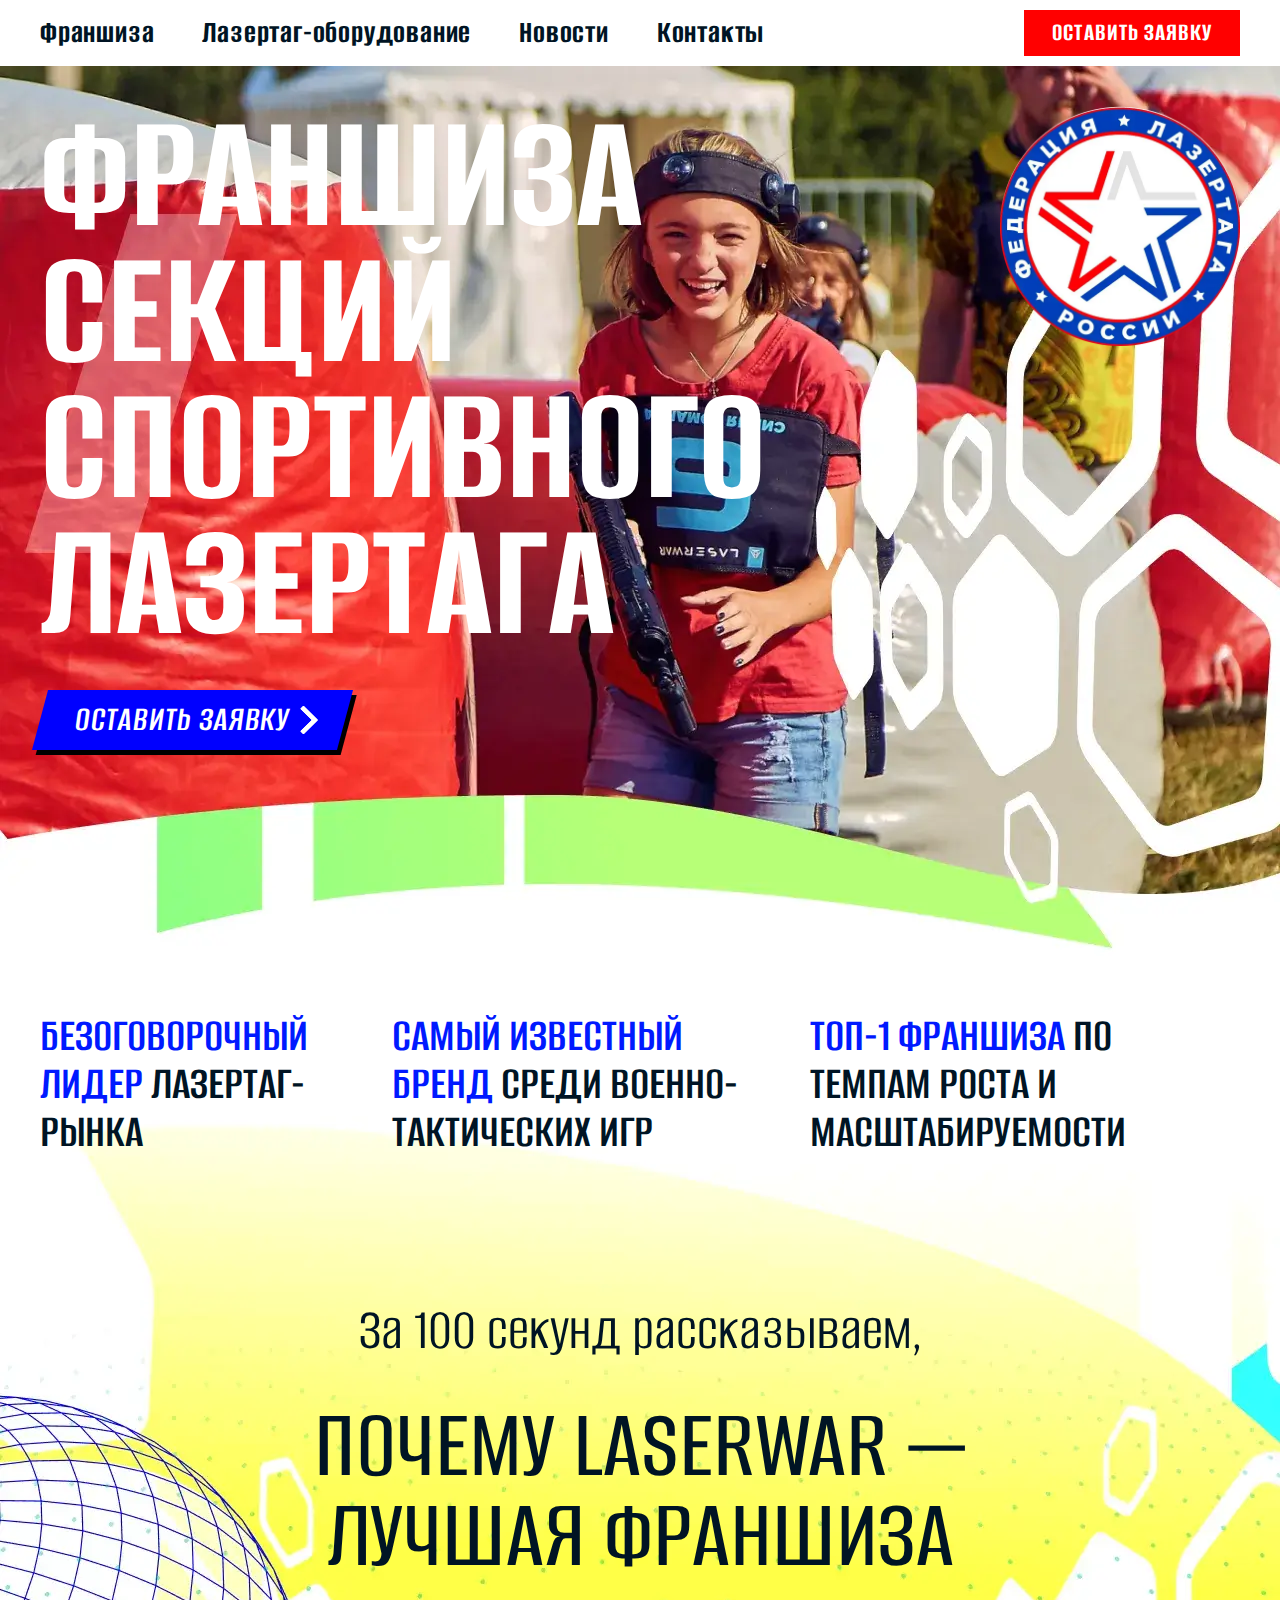
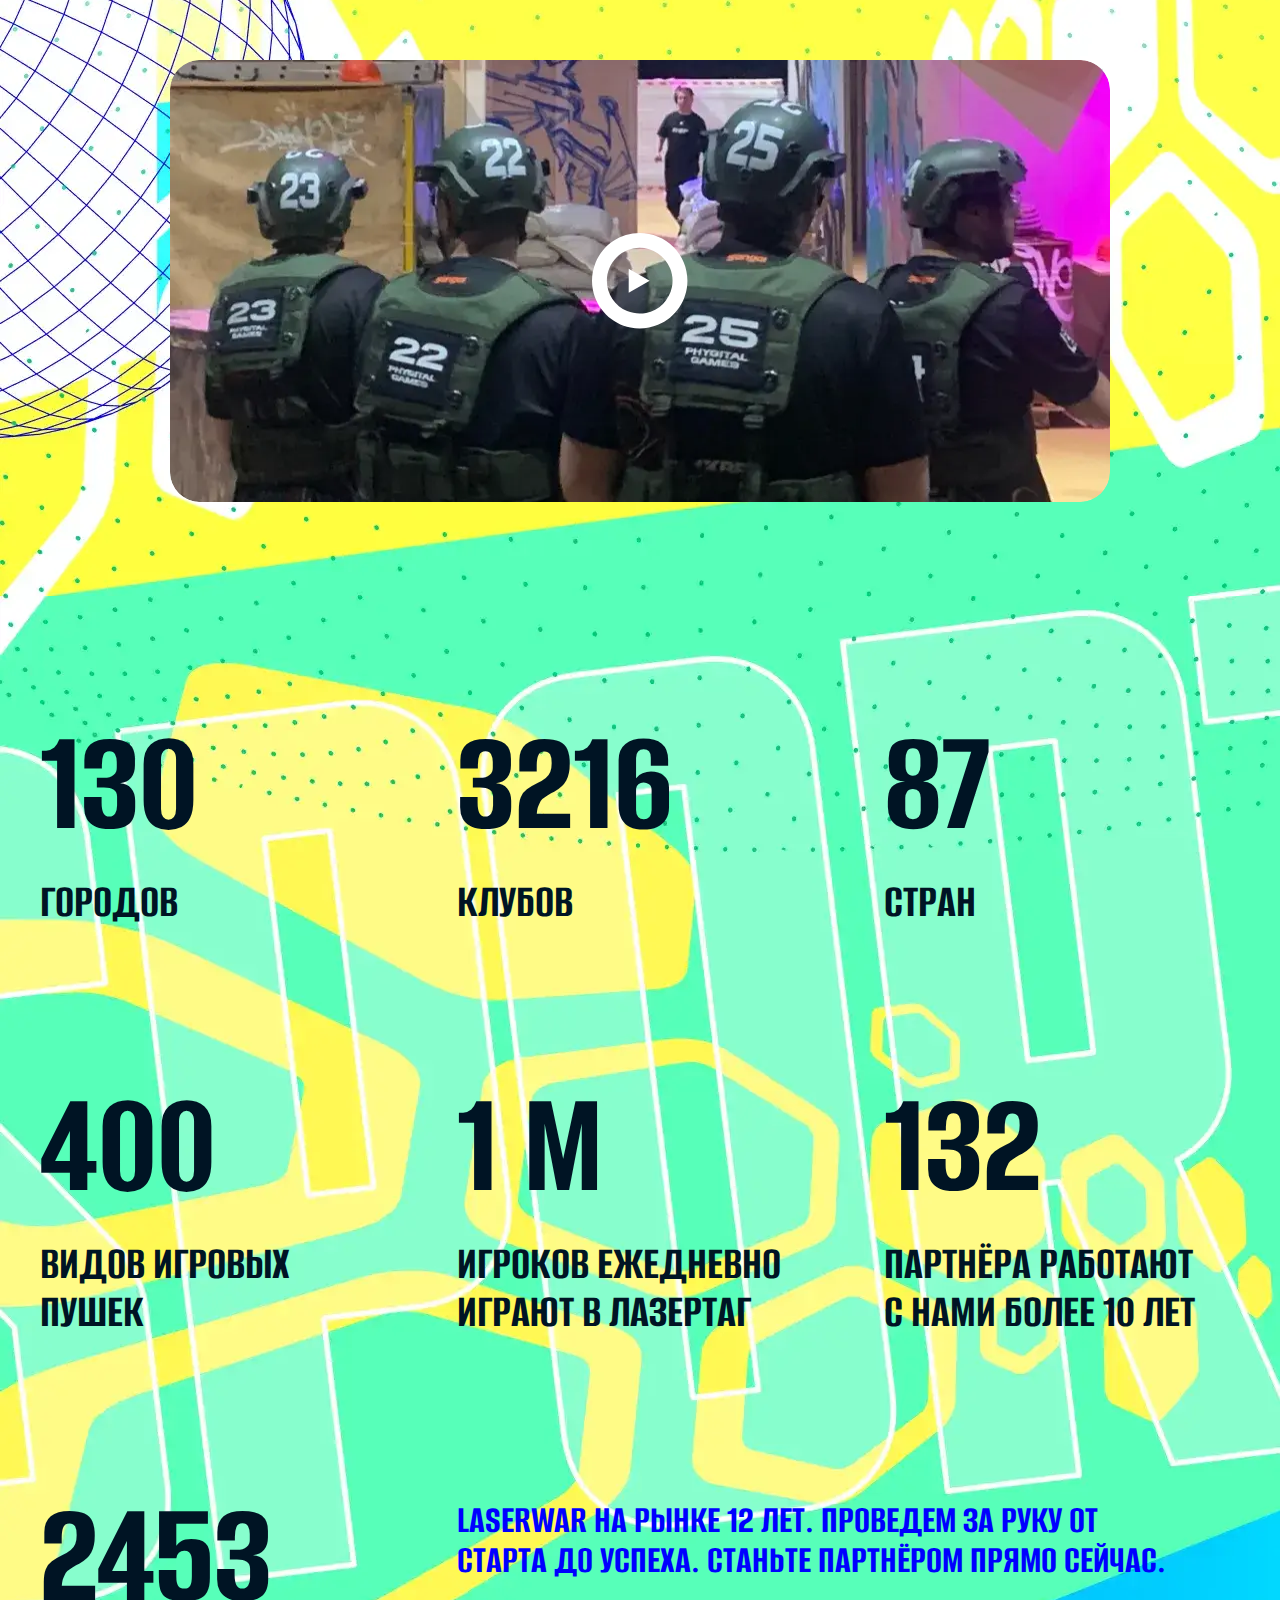
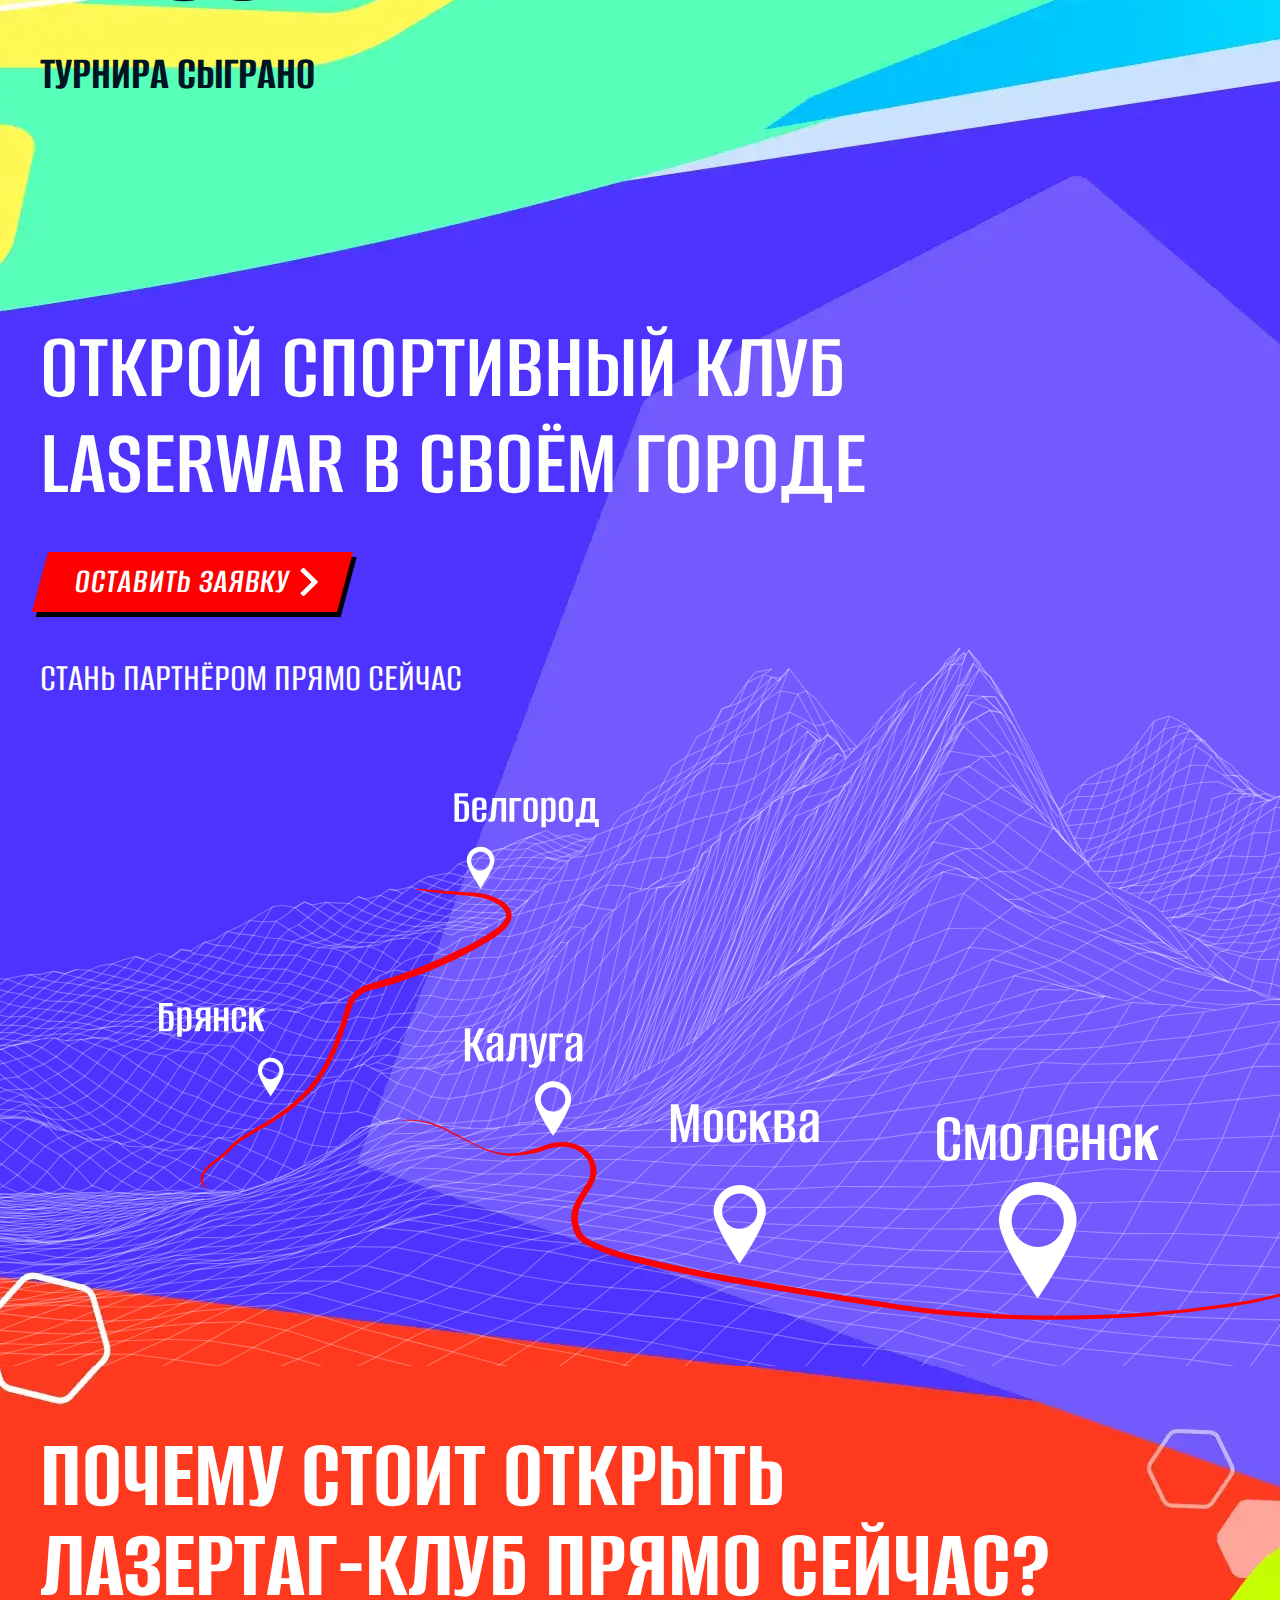
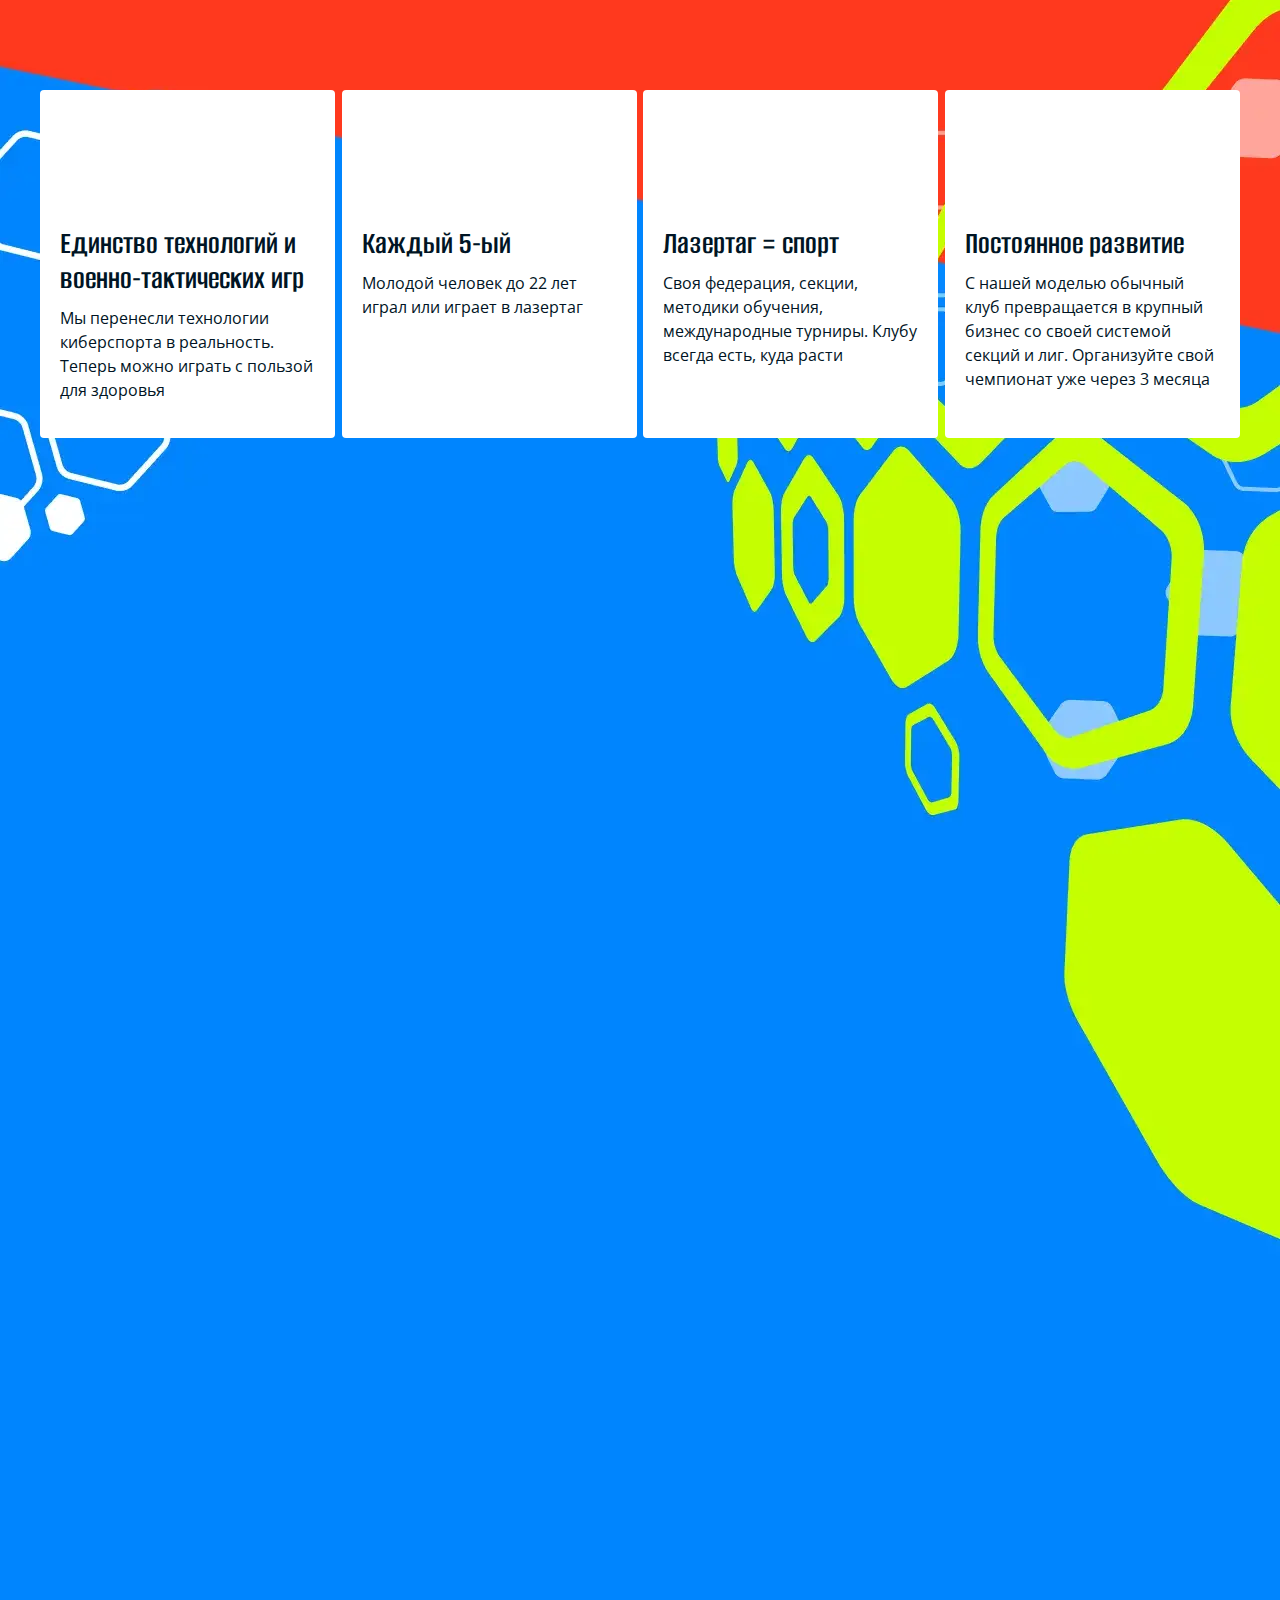
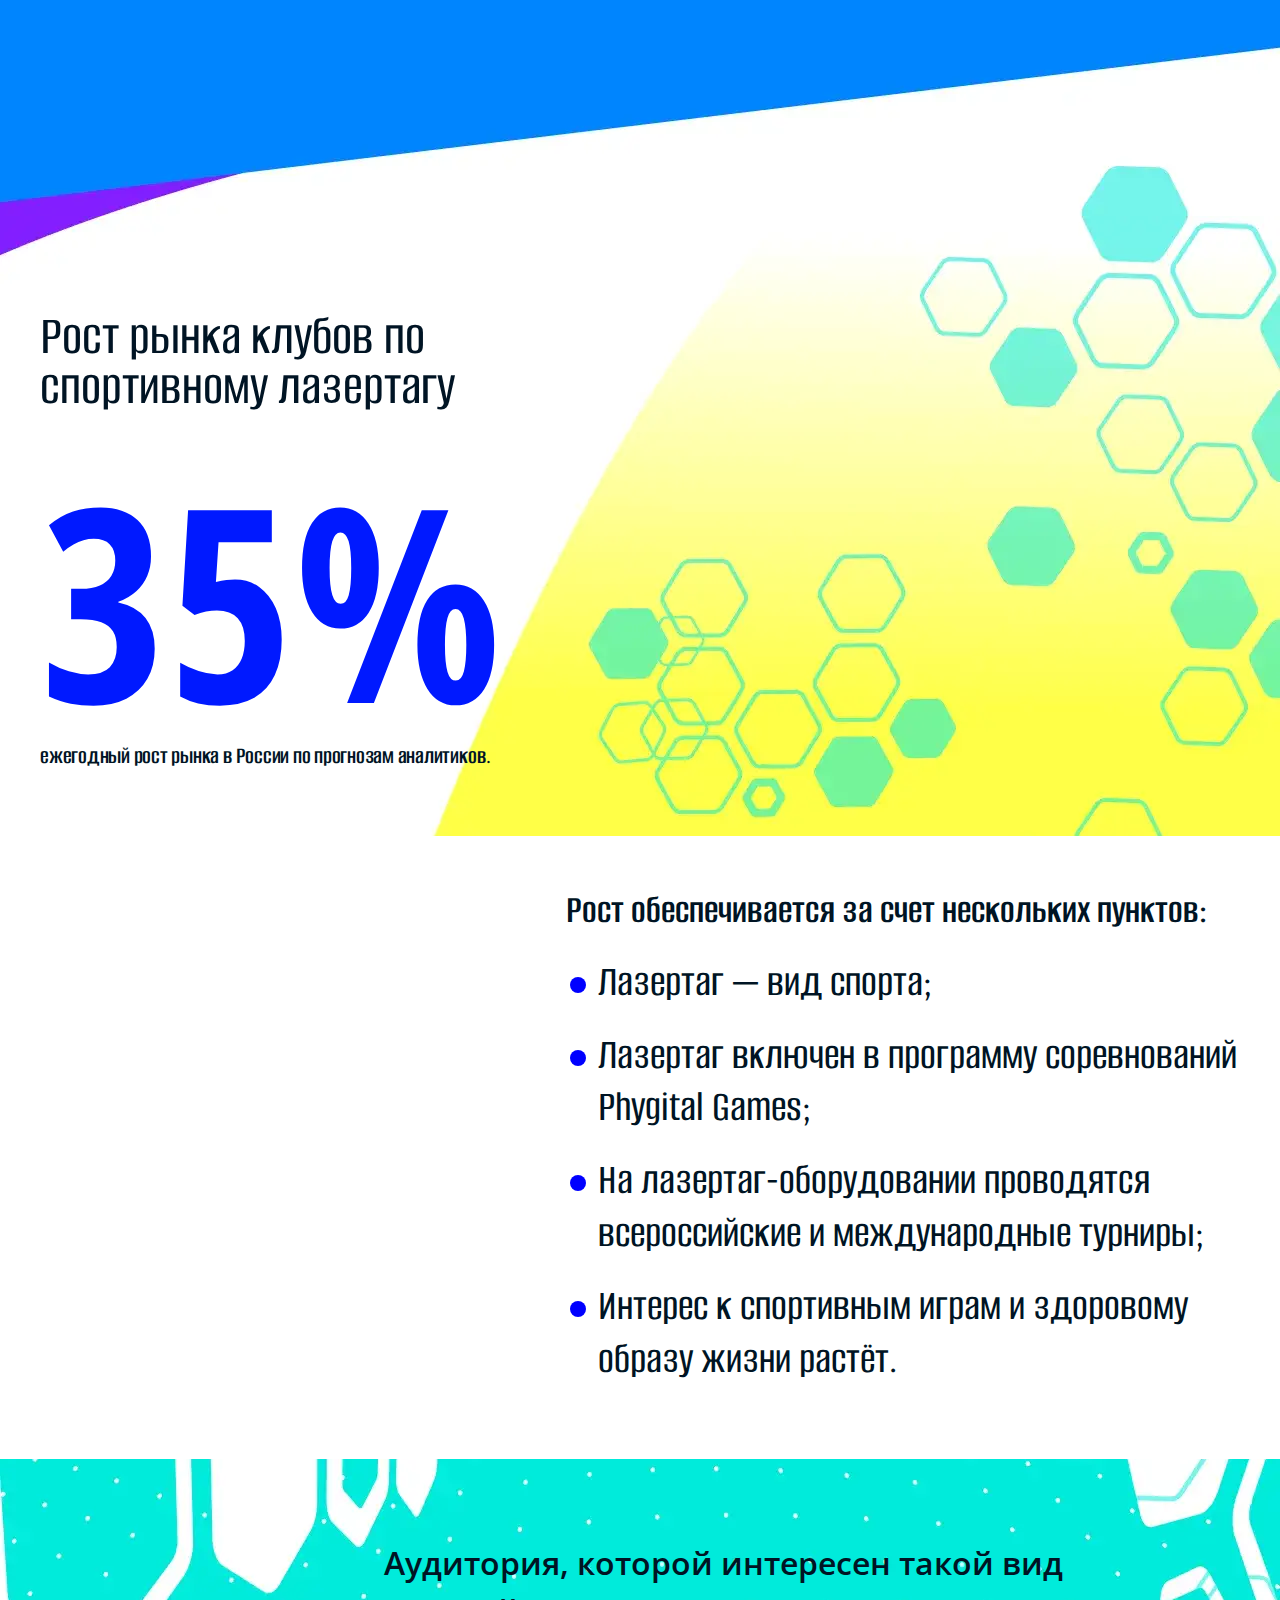
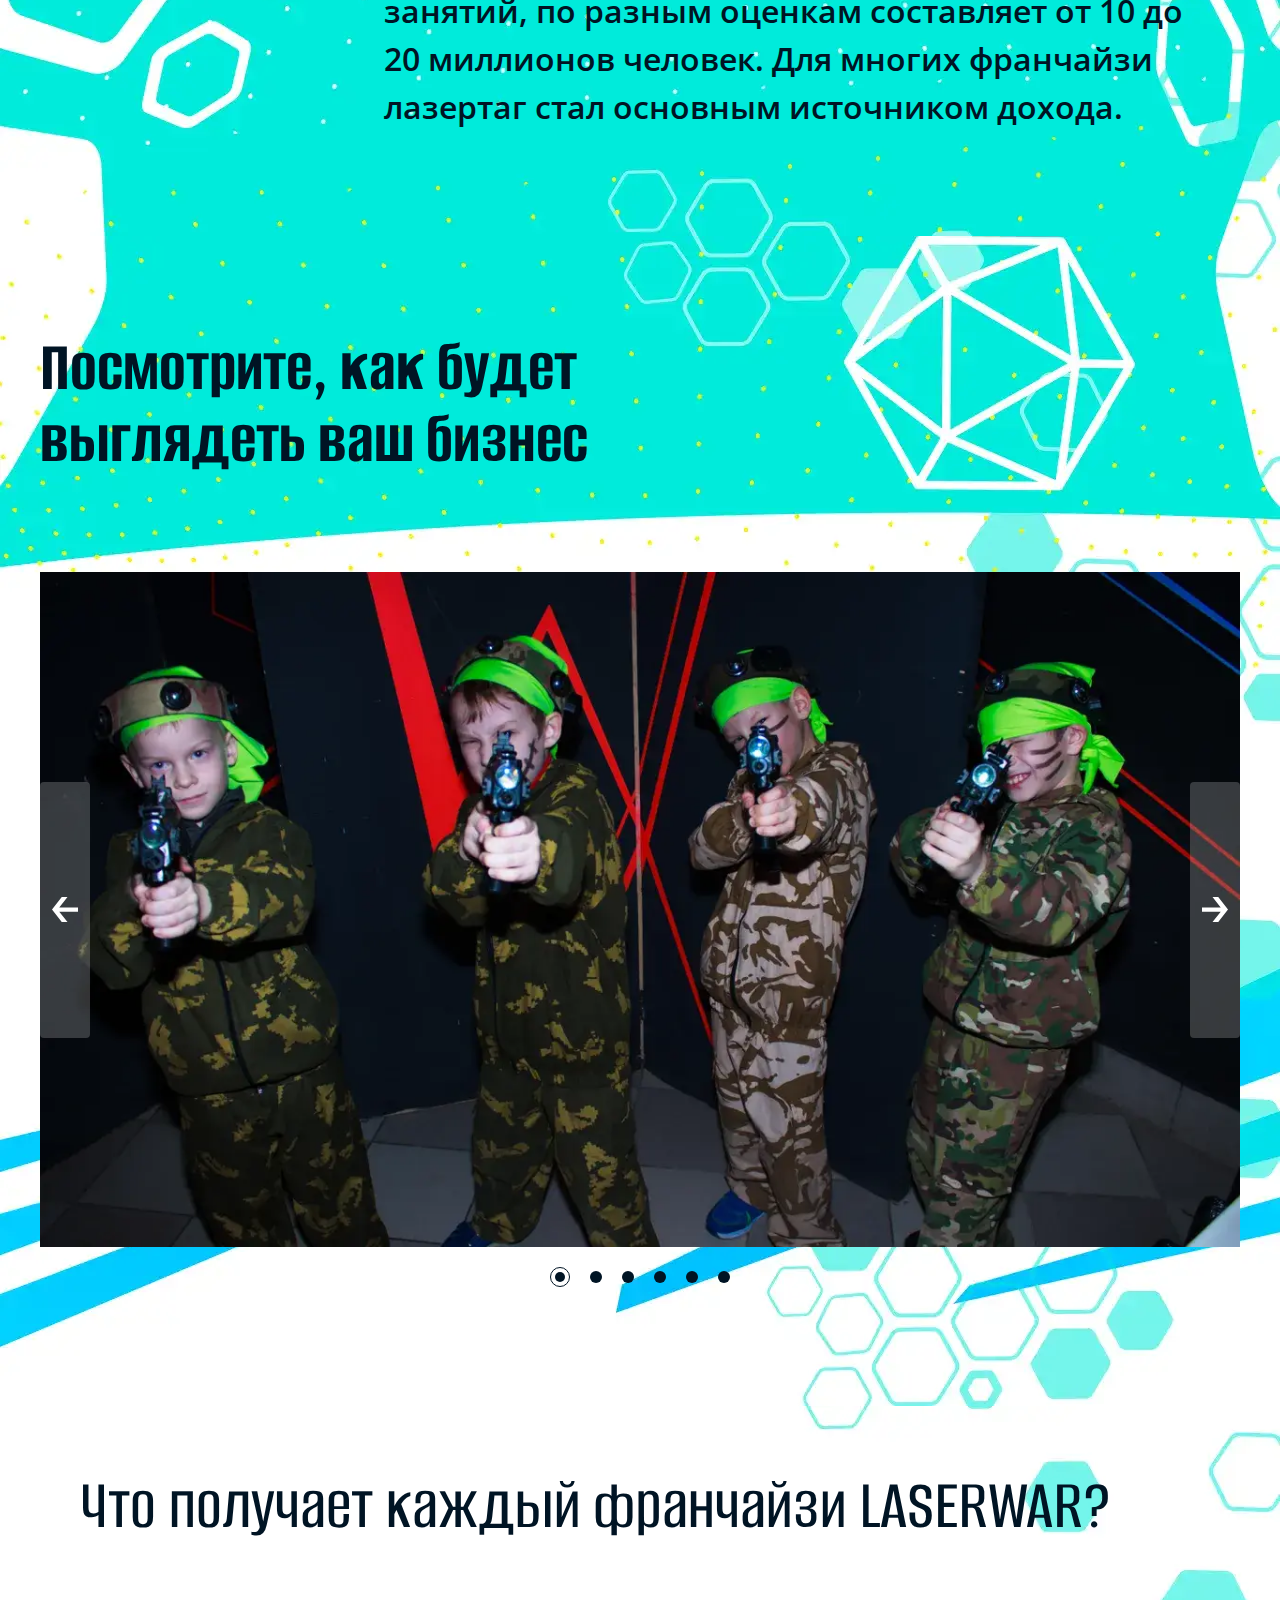
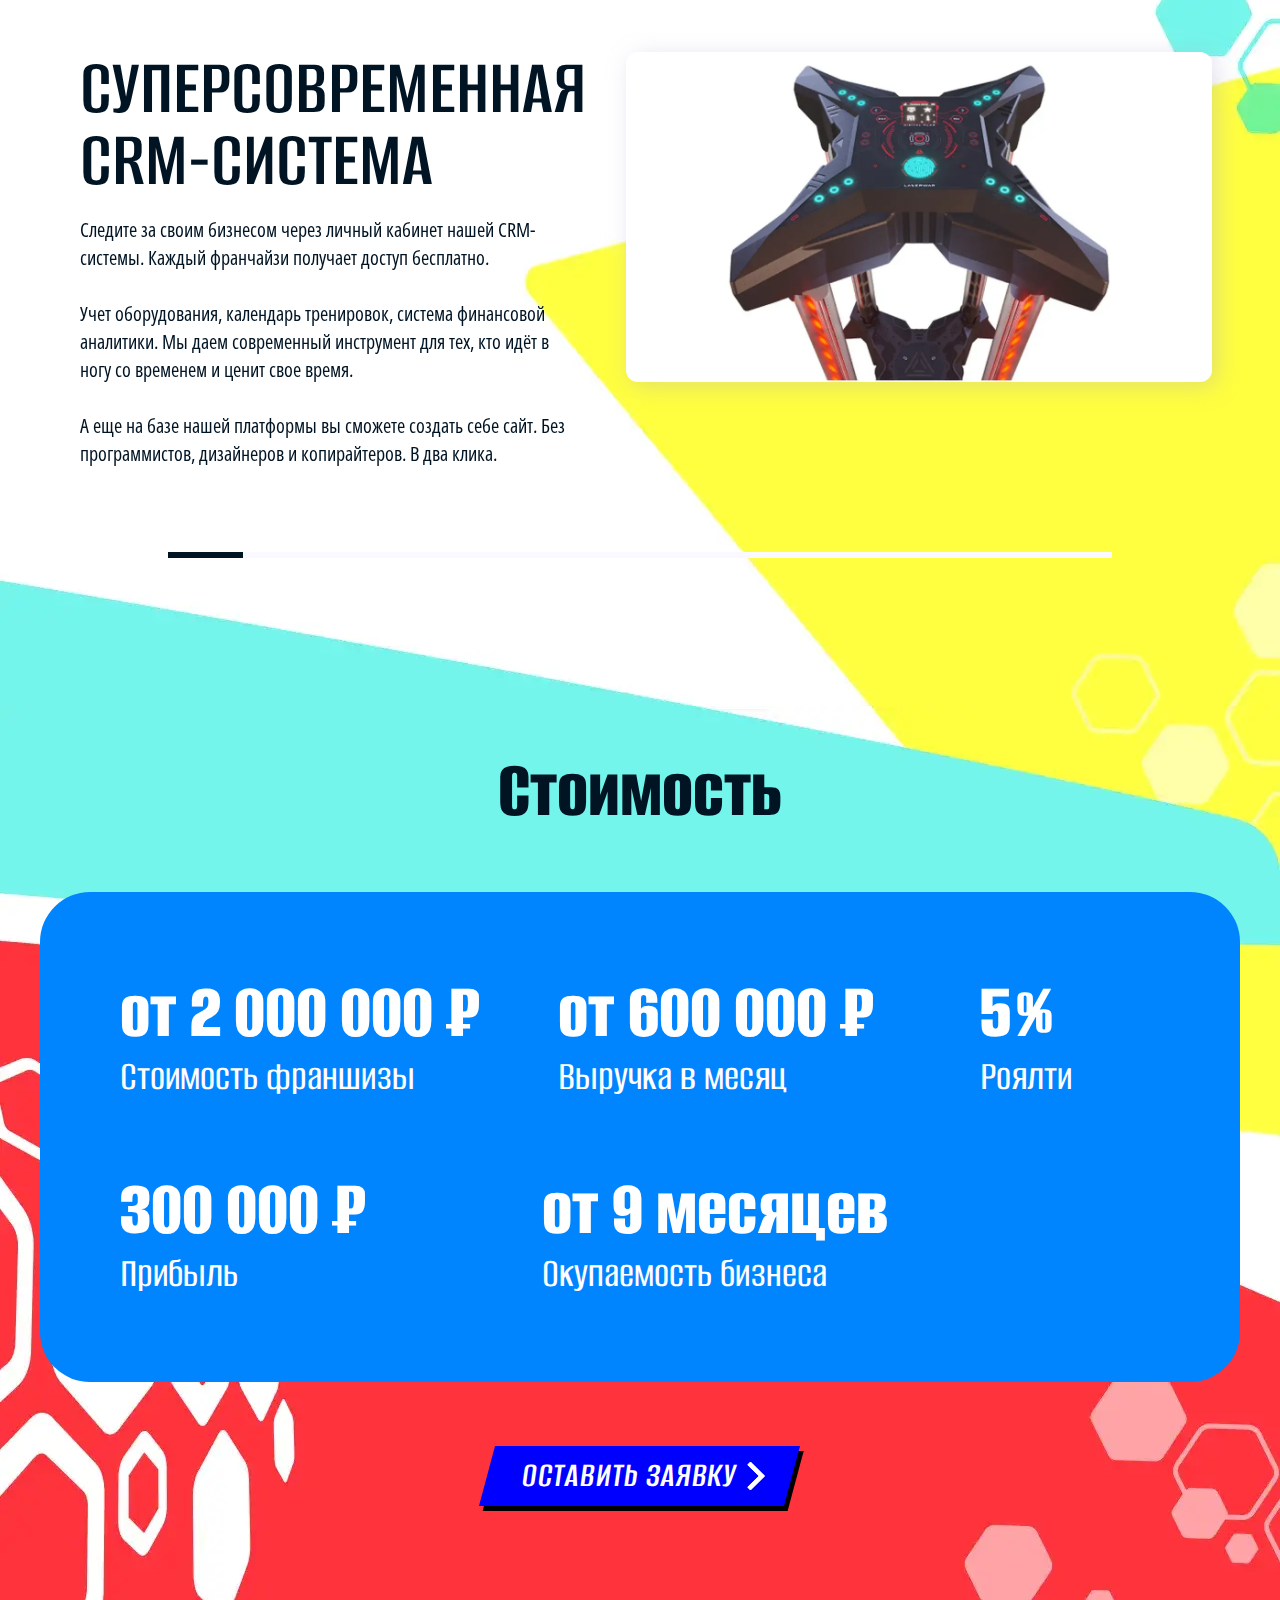
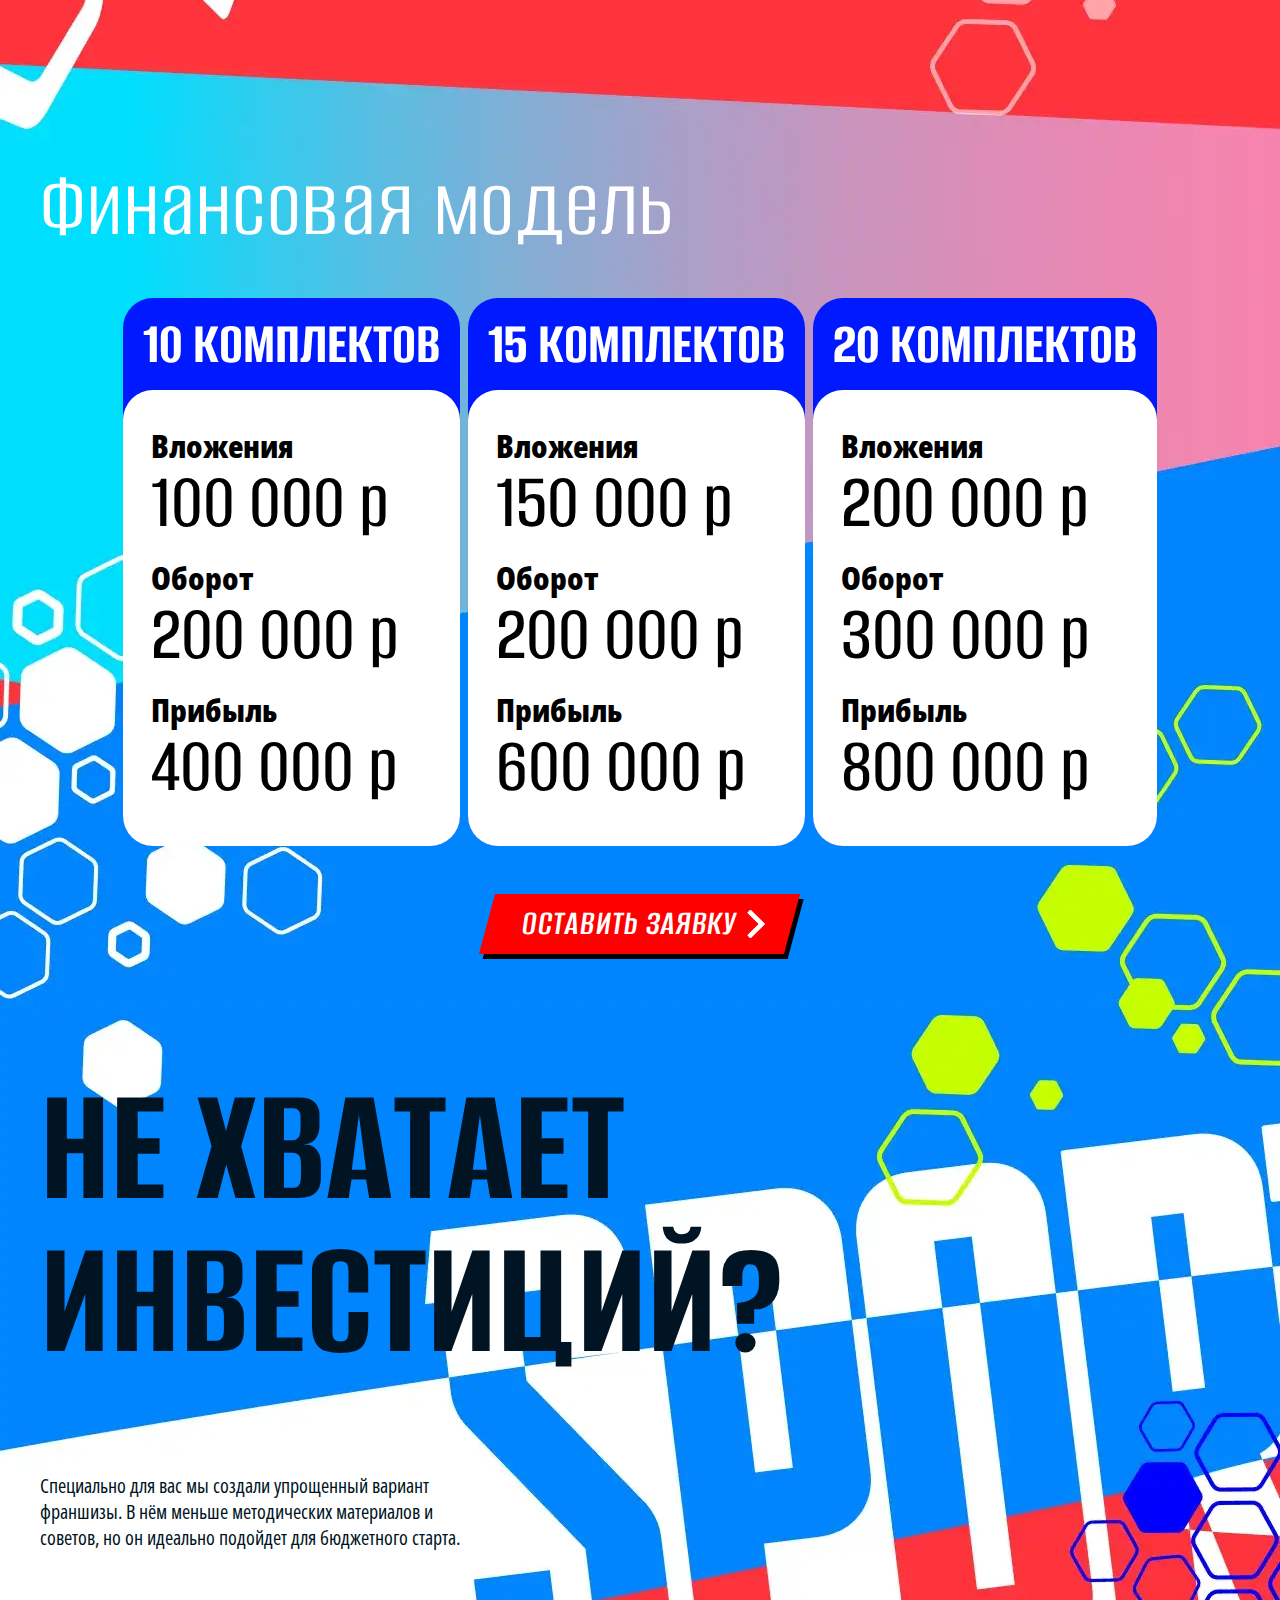
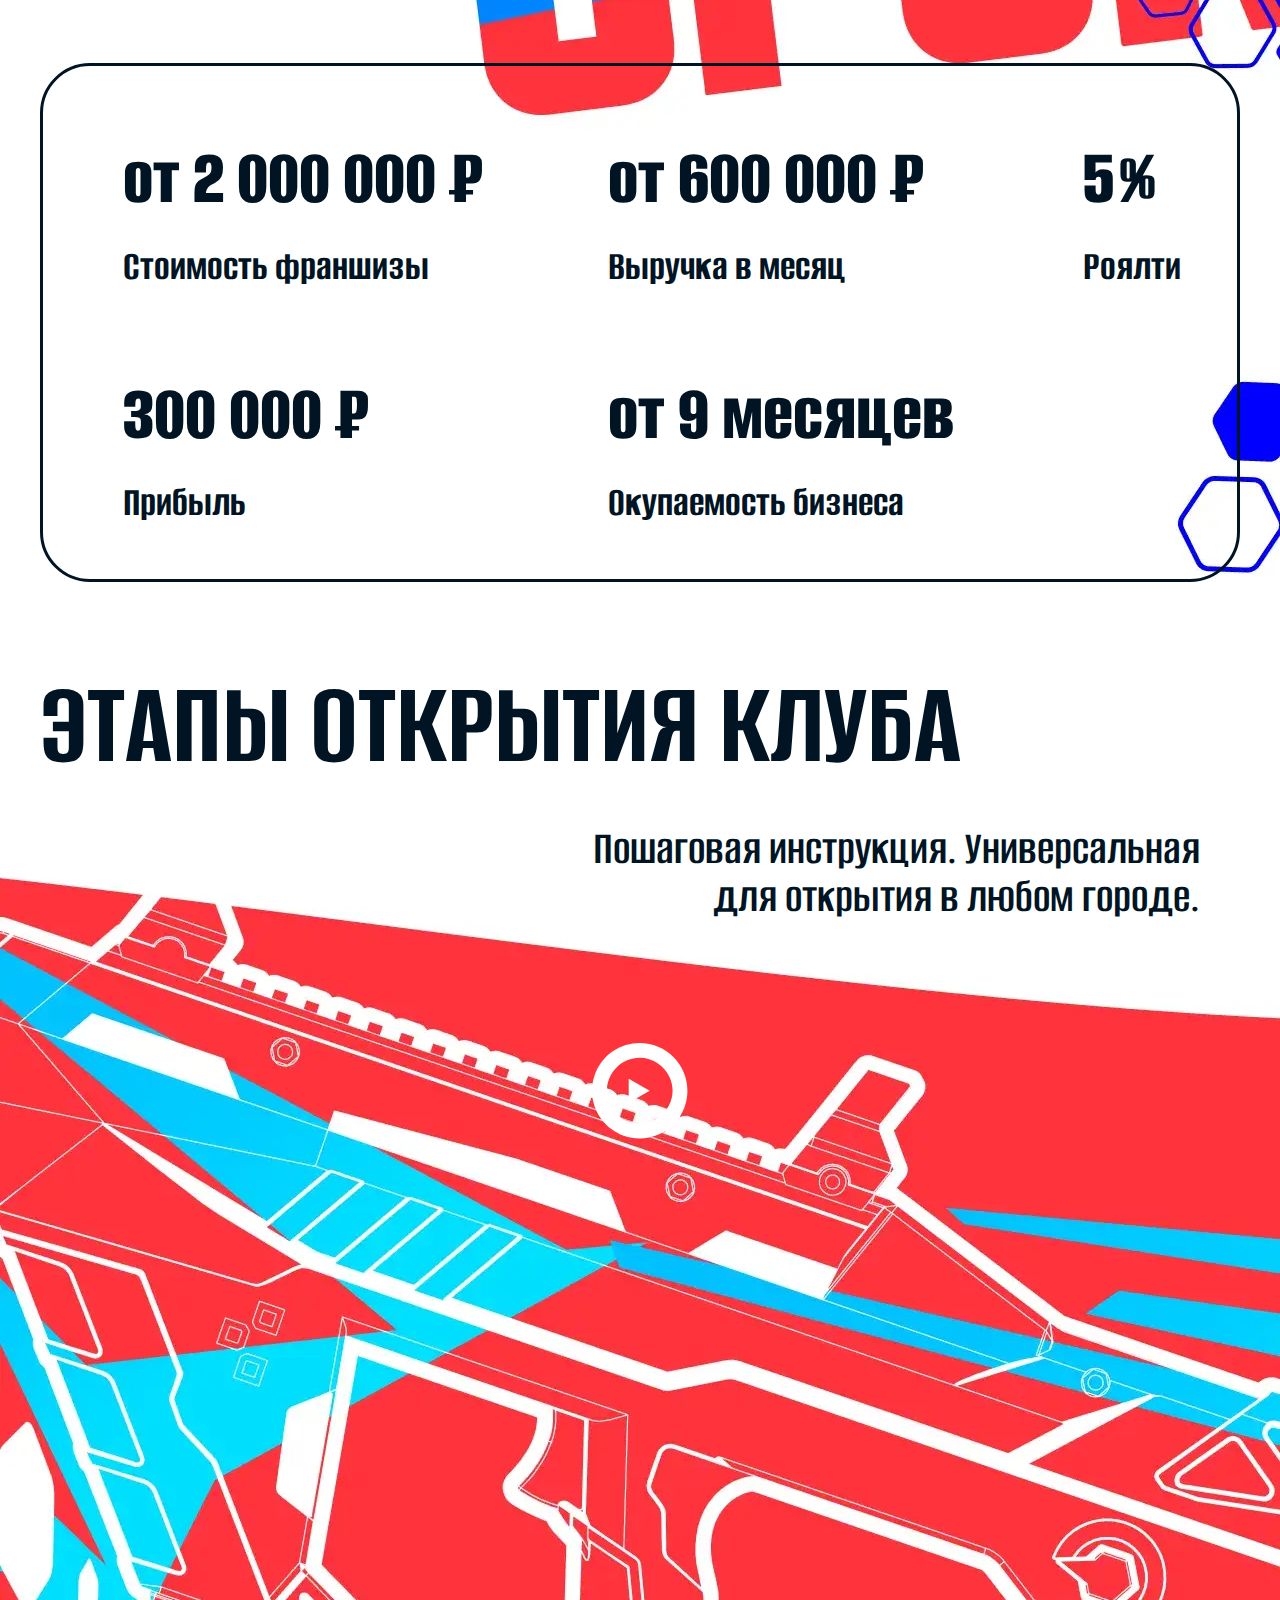
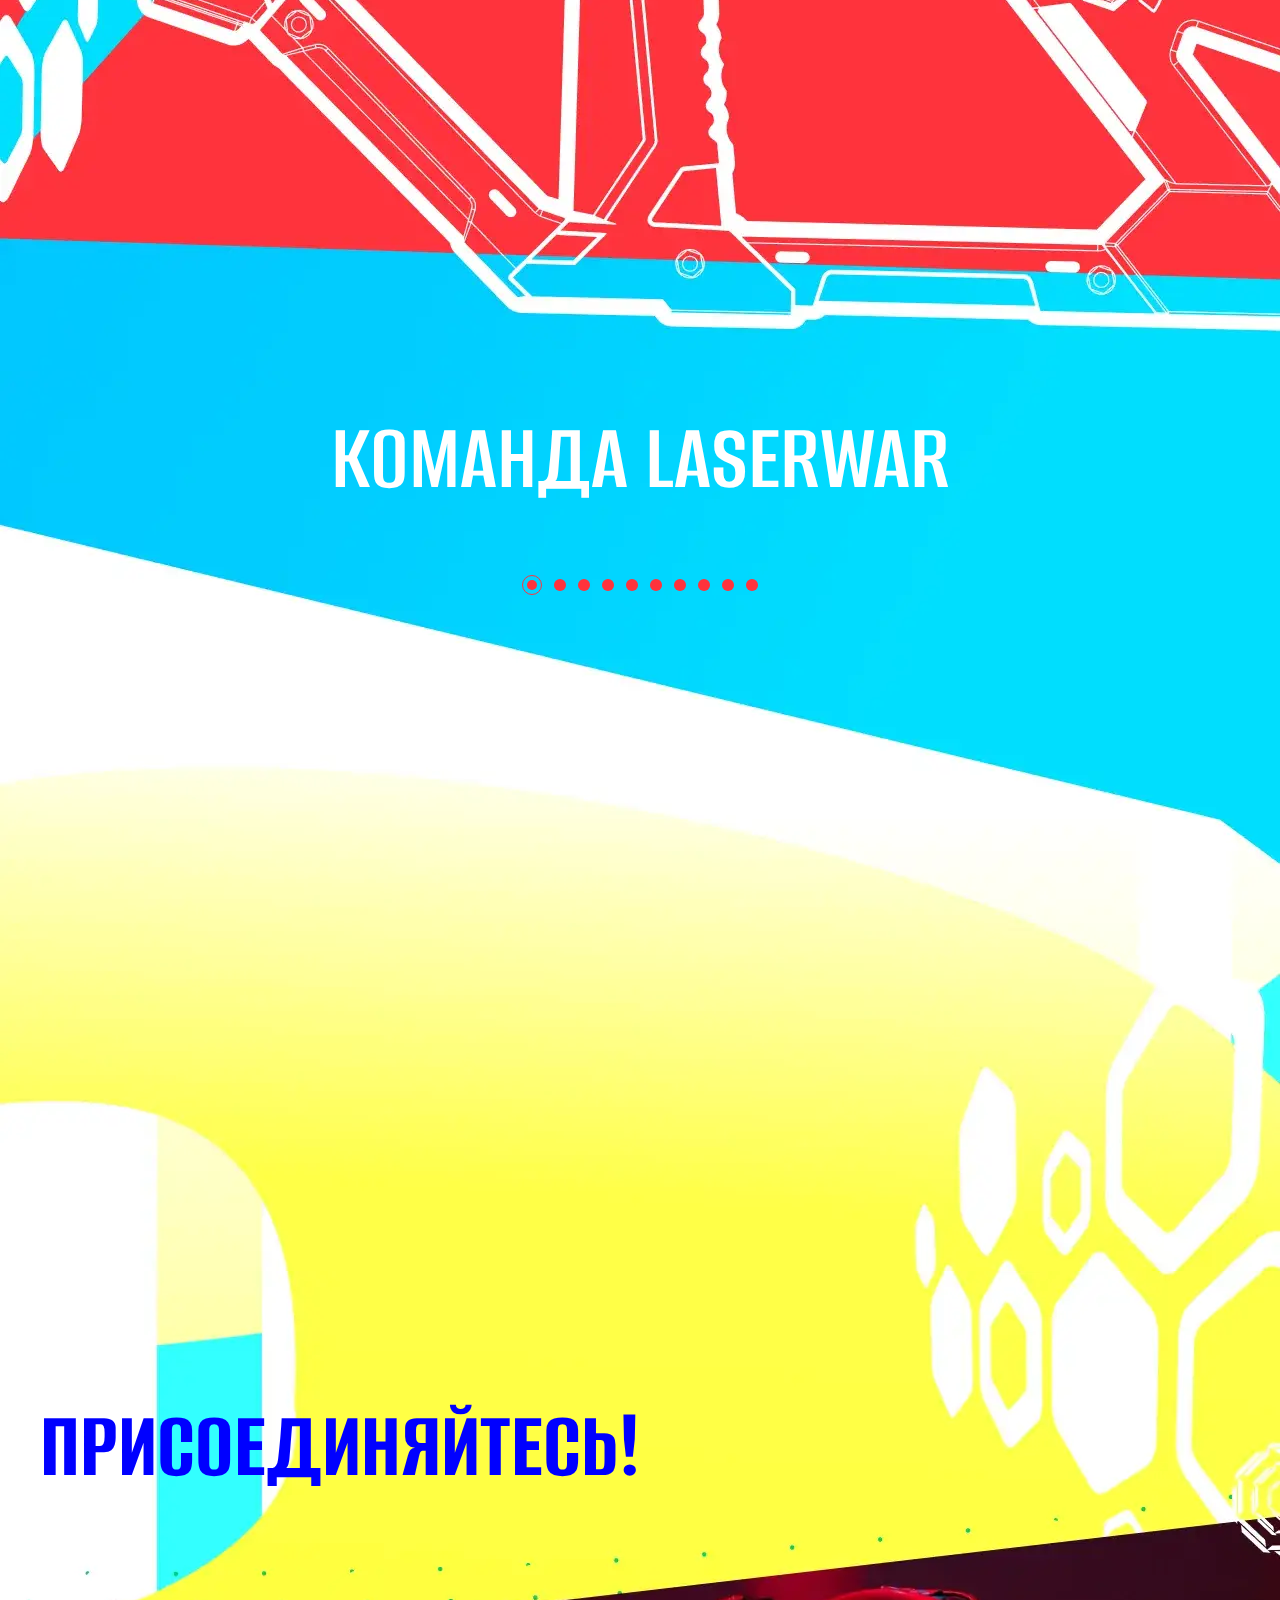
<file: index.html>
<!DOCTYPE html>
<html lang="ru">
	<head>
    <meta charset="UTF-8" />
    <meta name="viewport" content="width=device-width, initial-scale=1.0" />

    <link
            rel="icon"
            type="image/png"
            sizes="16x16"
            href="/assets/favicon-258083b6.ico"
    />
    <title>Laserwar SPORT</title>
  <script type="module" crossorigin src="/assets/js/main-ab996e64.js"></script>
  <link rel="modulepreload" crossorigin href="/assets/js/navigation-d06a8d2c.js">
  <link rel="stylesheet" href="/assets/css/navigation-d56df88d.css">
</head>
	<body>
    <div class="page-wrapper">
        <div class="page-content">
            <header class="bg-white py-2.5 xl:py-4">
    <div class="md:container">
        <!--    Mobile menu-->
        <nav class="relative z-50 px-5 flex justify-between md:hidden">
    <button class="js-burger-btn w-[50px] h-[46px] flex justify-center items-center">
        <span class="relative w-6 h-0.5 bg-dark before:absolute before:w-full before:h-0.5 before:bg-inherit before:-top-2 before:left-0 after:absolute after:w-full after:h-0.5 after:bg-inherit after:-bottom-2 after:left-0"></span>
    </button>

    <button data-role="open-order-form" class=" btn-header px-7 py-2.5 text-[20px] leading font-bold lg:text-[26px] lg:tracking-[1.04px] lg:py-2.5">Оставить заявку</button>

    <div class="js-menu-mobile absolute top-0 -translate-y-full left-0 h-screen w-full bg-white flex flex-col items-center justify-center transition-all duration-300">
        <button class="js-close-btn absolute top-5 right-5">
            <span>
                <svg xmlns="http://www.w3.org/2000/svg" width="32" height="32" viewBox="0 0 32 32" fill="none">
                <path d="M25 7L7 25" stroke="#0A0A0C" stroke-width="2" stroke-linecap="round" stroke-linejoin="round"/>
                <path d="M25 25L7 7" stroke="#0A0A0C" stroke-width="2" stroke-linecap="round" stroke-linejoin="round"/>
                </svg>
            </span>
        </button>
        <a href="/" class="w-[173px] h-[17px] inline-block sm:w-[218px] sm:h-[21px]">
    <svg xmlns="http://www.w3.org/2000/svg" viewBox="0 0 218 21" fill="none">
    <path d="M16.6263 16.2545H4.73792V2.37323C4.73792 1.74386 4.48836 1.13992 4.04409 0.694897C3.59982 0.249871 2.99726 0 2.36897 0C1.74067 0 1.13811 0.249871 0.693839 0.694897C0.24957 1.13992 8.52172e-06 1.74386 8.52172e-06 2.37323V18.6268C-0.000827361 18.9386 0.0598373 19.2477 0.178589 19.536C0.297341 19.8243 0.471847 20.0864 0.691987 20.307C0.912126 20.5275 1.17357 20.702 1.46136 20.8209C1.74915 20.9399 2.05757 21.0008 2.36891 21H16.6263C16.9378 21.0006 17.2463 20.9399 17.5343 20.8209C17.8223 20.702 18.084 20.5274 18.3045 20.307C18.525 20.0865 18.6999 19.8242 18.8192 19.536C18.9386 19.2478 19 18.9388 19 18.6268C19 18.3147 18.9386 18.0058 18.8192 17.7176C18.6999 17.4293 18.525 17.1679 18.3045 16.9475C18.084 16.7271 17.8223 16.5525 17.5343 16.4335C17.2463 16.3146 16.9378 16.2538 16.6263 16.2545Z" fill="#FF0000"/>
    <path d="M63.5635 8.12723H55.4363C55.2132 8.13542 54.991 8.09561 54.7847 8.01034C54.5784 7.92506 54.3928 7.79605 54.2406 7.63273C53.9241 7.31527 53.7463 6.88513 53.7462 6.43684C53.7461 5.98856 53.9236 5.55857 54.24 5.24095C54.3922 5.07747 54.5779 4.94878 54.7843 4.86335C54.9907 4.77793 55.2131 4.73744 55.4363 4.74553H60.6414C61.2707 4.74553 61.8743 4.49564 62.3193 4.05063C62.7643 3.60562 63.0142 3.00257 63.0142 2.37323C63.0142 1.74389 62.7643 1.13991 62.3193 0.694897C61.8743 0.249885 61.2707 0 60.6414 0H55.4363C53.7293 0 52.0922 0.67814 50.8852 1.88522C49.6781 3.0923 49 4.72977 49 6.43684C49 8.14392 49.6781 9.78046 50.8852 10.9875C52.0922 12.1946 53.7293 12.8728 55.4363 12.8728H63.5635C63.7862 12.8717 64.0069 12.9154 64.2129 12.9999C64.4189 13.0844 64.6062 13.2083 64.7641 13.3654C64.9219 13.5225 65.0472 13.709 65.1326 13.9146C65.2181 14.1203 65.262 14.3414 65.262 14.5641C65.262 14.7868 65.2181 15.007 65.1326 15.2126C65.0472 15.4182 64.9219 15.6047 64.7641 15.7618C64.6062 15.9189 64.4189 16.0438 64.2129 16.1283C64.0069 16.2128 63.7862 16.2555 63.5635 16.2545H58.3583C58.0463 16.2538 57.7372 16.3146 57.4487 16.4335C57.1603 16.5525 56.8981 16.7271 56.6773 16.9475C56.4564 17.1679 56.2812 17.4303 56.1617 17.7185C56.0421 18.0067 55.9806 18.3157 55.9806 18.6277C55.9806 18.9397 56.0421 19.2487 56.1617 19.5369C56.2812 19.8251 56.4564 20.0865 56.6773 20.307C56.8981 20.5274 57.1603 20.702 57.4487 20.8209C57.7372 20.9399 58.0463 21.0006 58.3583 21H63.5635C65.2706 21 66.9077 20.3219 68.1148 19.1148C69.3219 17.9077 70 16.2703 70 14.5632C70 12.856 69.3219 11.2196 68.1148 10.0125C66.9077 8.80534 65.2706 8.12724 63.5635 8.12723Z" fill="#FF0000"/>
    <path d="M124.112 1.88716C123.522 1.27996 122.815 0.799859 122.032 0.47545C121.25 0.151042 120.41 -0.0107229 119.563 0.000551278H107.373C107.061 -0.000202832 106.752 0.0606119 106.464 0.179566C106.176 0.29852 105.914 0.472979 105.693 0.693422C105.473 0.913864 105.298 1.17604 105.179 1.46421C105.06 1.75237 104.999 2.06144 105 2.37319V18.6227C104.999 18.9347 105.06 19.2443 105.179 19.5326C105.298 19.821 105.473 20.0826 105.693 20.3034C105.914 20.5242 106.176 20.6996 106.464 20.8191C106.752 20.9387 107.061 21 107.373 21C107.685 21 107.994 20.9387 108.282 20.8191C108.57 20.6996 108.832 20.5242 109.053 20.3034C109.273 20.0826 109.448 19.821 109.567 19.5326C109.686 19.2443 109.747 18.9347 109.746 18.6227V4.74491H119.563C120.012 4.74491 120.442 4.92326 120.759 5.24021C121.076 5.55716 121.254 5.98664 121.254 6.43488C121.254 6.88311 121.076 7.31353 120.759 7.63048C120.442 7.94742 120.012 8.12578 119.563 8.12578H115.989C115.47 8.1139 114.959 8.25901 114.523 8.54224C114.087 8.82548 113.747 9.23321 113.547 9.7128C113.358 10.1512 113.302 10.6358 113.384 11.106C113.467 11.5761 113.686 12.0117 114.014 12.3591L121.816 20.1587C121.877 20.2284 121.943 20.2946 122.013 20.3554C122.446 20.772 123.026 21.0014 123.627 20.9954C123.939 20.9962 124.248 20.9353 124.536 20.8163C124.824 20.6974 125.086 20.523 125.307 20.3025C125.527 20.082 125.702 19.82 125.821 19.5317C125.94 19.2435 126.001 18.9345 126 18.6227C126.003 18.0023 125.764 17.4059 125.333 16.9587L121.077 12.7023C122.189 12.4325 123.208 11.8715 124.031 11.0772C124.855 10.283 125.451 9.28445 125.76 8.18329C126.069 7.08213 126.08 5.91812 125.79 4.81169C125.5 3.70526 124.921 2.69578 124.112 1.88716Z" fill="#FF0000"/>
    <path d="M213.076 12.702C214.608 12.3304 215.95 11.4108 216.849 10.1169C217.747 8.823 218.141 7.24472 217.955 5.68039C217.768 4.11607 217.015 2.67363 215.837 1.62695C214.66 0.580275 213.139 0.00175446 211.564 7.62846e-06H199.373C199.061 -0.000784253 198.752 0.0600832 198.464 0.179027C198.176 0.297971 197.914 0.47244 197.693 0.692896C197.473 0.913352 197.298 1.17551 197.179 1.4637C197.06 1.75189 196.999 2.06094 197 2.37271V18.6227C196.999 18.9346 197.06 19.2442 197.179 19.5326C197.298 19.821 197.473 20.0826 197.693 20.3034C197.914 20.5242 198.176 20.6996 198.464 20.8191C198.752 20.9387 199.061 21 199.373 21C199.685 21 199.994 20.9387 200.282 20.8191C200.57 20.6996 200.832 20.5242 201.053 20.3034C201.273 20.0826 201.448 19.821 201.567 19.5326C201.686 19.2442 201.747 18.9346 201.746 18.6227V4.74448H211.564C212.012 4.74448 212.442 4.92284 212.759 5.2398C213.076 5.55676 213.254 5.98626 213.254 6.4345C213.254 6.88275 213.076 7.31317 212.759 7.63013C212.442 7.94709 212.012 8.12545 211.564 8.12545H207.989C207.47 8.11358 206.959 8.25786 206.523 8.54099C206.087 8.82413 205.747 9.23213 205.548 9.71158C205.358 10.15 205.301 10.6344 205.384 11.1048C205.467 11.5751 205.686 12.0115 206.014 12.3588L213.817 20.1596C213.878 20.2288 213.943 20.2938 214.012 20.3544C214.446 20.7713 215.025 21.0014 215.627 20.9954C215.939 20.9962 216.248 20.9353 216.536 20.8163C216.824 20.6974 217.086 20.523 217.307 20.3025C217.527 20.082 217.702 19.8199 217.821 19.5317C217.94 19.2434 218.001 18.9345 218 18.6227C218.003 18.002 217.763 17.4048 217.333 16.9577L213.076 12.702Z" fill="#FF0000"/>
    <path d="M78.4138 13H88.5958C89.2339 12.9987 89.8454 12.7344 90.2961 12.2657C90.7469 11.797 91 11.1617 91 10.4995C91 9.83732 90.7469 9.203 90.2961 8.73429C89.8454 8.26558 89.2339 8.00133 88.5958 8.00001H78.4138C78.0971 7.99935 77.7833 8.06362 77.4905 8.18896C77.1976 8.31431 76.9315 8.49816 76.7073 8.73037C76.4831 8.96259 76.3052 9.23835 76.1838 9.542C76.0625 9.84565 76 10.1708 76 10.4995C76 10.8282 76.0625 11.1543 76.1838 11.458C76.3052 11.7616 76.4831 12.0374 76.7073 12.2696C76.9315 12.5018 77.1976 12.6857 77.4905 12.811C77.7833 12.9364 78.0971 13.0007 78.4138 13Z" fill="#FF0000"/>
    <path d="M94.6057 5.00635e-06H78.3943C78.0801 -0.00065329 77.7689 0.0636156 77.4784 0.188961C77.188 0.314306 76.924 0.498155 76.7016 0.730374C76.4792 0.962592 76.3027 1.23835 76.1824 1.542C76.062 1.84565 76 2.17175 76 2.50049C76 2.82923 76.062 3.15435 76.1824 3.458C76.3027 3.76165 76.4792 4.03741 76.7016 4.26963C76.924 4.50184 77.188 4.68569 77.4784 4.81104C77.7689 4.93638 78.0801 5.00065 78.3943 5H94.6057C94.9199 5.00065 95.2311 4.93638 95.5216 4.81104C95.8121 4.68569 96.0761 4.50184 96.2985 4.26963C96.5209 4.03741 96.6973 3.76165 96.8177 3.458C96.9381 3.15435 97 2.82923 97 2.50049C97 2.17175 96.9381 1.84565 96.8177 1.542C96.6973 1.23835 96.5209 0.962592 96.2985 0.730374C96.0761 0.498155 95.8121 0.314306 95.5216 0.188961C95.2311 0.0636156 94.9199 -0.00065329 94.6057 5.00635e-06Z" fill="#FF0000"/>
    <path d="M94.6057 16H78.3943C78.0801 15.9993 77.7689 16.0636 77.4784 16.189C77.188 16.3143 76.924 16.4982 76.7016 16.7304C76.4792 16.9626 76.3027 17.2384 76.1824 17.542C76.062 17.8457 76 18.1708 76 18.4995C76 18.8282 76.062 19.1543 76.1824 19.458C76.3027 19.7616 76.4792 20.0374 76.7016 20.2696C76.924 20.5018 77.188 20.6857 77.4784 20.811C77.7689 20.9364 78.0801 21.0007 78.3943 21H94.6057C94.9199 21.0007 95.2311 20.9364 95.5216 20.811C95.8121 20.6857 96.0761 20.5018 96.2985 20.2696C96.5209 20.0374 96.6973 19.7616 96.8177 19.458C96.9381 19.1543 97 18.8282 97 18.4995C97 18.1708 96.9381 17.8457 96.8177 17.542C96.6973 17.2384 96.5209 16.9626 96.2985 16.7304C96.0761 16.4982 95.8121 16.3143 95.5216 16.189C95.2311 16.0636 94.9199 15.9993 94.6057 16Z" fill="#FF0000"/>
    <path d="M36.6187 1.30554C36.426 0.91713 36.1306 0.590631 35.7649 0.360277C35.3992 0.129923 34.9775 0.00472254 34.5461 0H34.5105H34.4683C34.0347 0.0029399 33.6104 0.126076 33.2422 0.356563C32.8741 0.58705 32.5764 0.915448 32.3822 1.30554L24.2515 17.5579C23.9704 18.1205 23.9229 18.7726 24.1193 19.3704C24.3157 19.9683 24.74 20.4634 25.299 20.7466C25.8579 21.0297 26.5057 21.0776 27.0999 20.8803C27.6941 20.683 28.1862 20.2567 28.4679 19.6945L34.5005 7.63638L40.533 19.6945C40.8151 20.2561 41.3071 20.6815 41.9011 20.8784C42.495 21.0753 43.1424 21.0276 43.7009 20.7447C44.2595 20.4618 44.6837 19.9668 44.8803 19.3695C45.0769 18.7722 45.0299 18.1204 44.7496 17.5579L36.6187 1.30554Z" fill="#FF0000"/>
    <path d="M182.709 1.51118C182.535 1.06694 182.233 0.685667 181.841 0.416108C181.45 0.14655 180.986 0.00158053 180.511 0H180.494C180.018 0.000373325 179.553 0.144606 179.161 0.414251C178.768 0.683896 178.465 1.06601 178.291 1.51118L170.249 17.5639C169.969 18.1264 169.923 18.7766 170.121 19.3732C170.318 19.9698 170.743 20.4633 171.301 20.746C171.86 21.0286 172.508 21.0777 173.102 20.8816C173.697 20.6854 174.19 20.2597 174.473 19.6992L180.5 7.67107L186.527 19.6992C186.81 20.2597 187.303 20.6854 187.898 20.8816C188.492 21.0777 189.14 21.0286 189.699 20.746C190.257 20.4633 190.682 19.9698 190.879 19.3732C191.077 18.7766 191.031 18.1264 190.751 17.5639L182.709 1.51118Z" fill="#FF0000"/>
    <path d="M166.675 0.25535L166.672 0.253493C166.102 -0.028726 165.442 -0.0766476 164.836 0.120711C164.23 0.31807 163.728 0.743876 163.441 1.30554L157.291 13.3534L151.246 1.51074C151.07 1.06658 150.762 0.685453 150.363 0.415989C149.964 0.146524 149.492 0.00144101 149.008 0H148.99C148.506 0.000516237 148.033 0.144589 147.632 0.414132C147.232 0.683675 146.924 1.0658 146.747 1.51074L140.705 13.3488L134.558 1.30554C134.27 0.743859 133.768 0.318604 133.162 0.12164C132.556 -0.0753246 131.895 -0.0275734 131.326 0.25535C130.756 0.538274 130.323 1.03316 130.122 1.63053C129.921 2.2279 129.97 2.87869 130.256 3.44119L138.552 19.6945C138.743 20.0653 139.029 20.3798 139.382 20.6082C139.734 20.8365 140.141 20.9706 140.562 20.9963C140.593 20.998 140.624 20.9996 140.646 21H140.69H140.755C140.786 20.9996 140.817 20.9979 140.864 20.9954C141.282 20.9677 141.686 20.8335 142.036 20.6054C142.385 20.3772 142.669 20.0633 142.858 19.6945L148.997 7.66886L155.135 19.6945C155.331 20.0813 155.632 20.4067 156.003 20.6369C156.375 20.8672 156.803 20.9931 157.242 21H157.304H157.336C157.776 20.9936 158.205 20.8681 158.577 20.6379C158.949 20.4076 159.25 20.0817 159.447 19.6945L167.743 3.44212C167.885 3.16376 167.97 2.86059 167.993 2.54979C168.017 2.23899 167.978 1.92644 167.878 1.63053C167.779 1.33461 167.622 1.06052 167.416 0.824549C167.209 0.588579 166.958 0.39544 166.675 0.25535Z" fill="#FF0000"/>
</svg>
</a>
        <ul class="flex flex-col gap-8 items-center max-w-[270px] mx-auto mt-20 sm:mt-24 sm:max-w-full">
            <li class="text-[40px] font-bold tracking-[.8px] text-center sm:text-5xl md:text-[32px] lg:leading-[30px]">
    <a href="#!" target="{=$target}" class="js-menu-link leading md:hover:text-darkBlue transition-all">Франшиза</a>
</li>
            <li class="text-[40px] font-bold tracking-[.8px] text-center sm:text-5xl md:text-[32px] lg:leading-[30px]">
    <a href="#!" target="{=$target}" class="js-menu-link leading md:hover:text-darkBlue transition-all">Лазертаг-оборудование</a>
</li>
            <li class="text-[40px] font-bold tracking-[.8px] text-center sm:text-5xl md:text-[32px] lg:leading-[30px]">
    <a href="/news/" target="{=$target}" class="js-menu-link leading md:hover:text-darkBlue transition-all">Новости</a>
</li>
            <li class="text-[40px] font-bold tracking-[.8px] text-center sm:text-5xl md:text-[32px] lg:leading-[30px]">
    <a href="#!" target="{=$target}" class="js-menu-link leading md:hover:text-darkBlue transition-all">Контакты</a>
</li>
        </ul>
        <button data-role="open-order-form" class="mt-24 sm:mt-20 btn-header px-7 py-2.5 text-[20px] leading font-bold lg:text-[26px] lg:tracking-[1.04px] lg:py-2.5">Оставить заявку</button>
    </div>

</nav>

        <!--    Desktop menu-->
        <nav class="hidden md:flex sticky justify-between">

    <ul class="flex gap-8 items-center lg:gap-x-12">
        <li class="text-[40px] font-bold tracking-[.8px] text-center sm:text-5xl md:text-[32px] lg:leading-[30px]">
    <a href="#!" target="_parent" class="js-menu-link leading md:hover:text-darkBlue transition-all">Франшиза</a>
</li>
        <li class="text-[40px] font-bold tracking-[.8px] text-center sm:text-5xl md:text-[32px] lg:leading-[30px]">
    <a href="https://laserwar.ru/shop/" target="_blank" class="js-menu-link leading md:hover:text-darkBlue transition-all">Лазертаг-оборудование</a>
</li>
        <li class="text-[40px] font-bold tracking-[.8px] text-center sm:text-5xl md:text-[32px] lg:leading-[30px]">
    <a href="/news/" target="_parent" class="js-menu-link leading md:hover:text-darkBlue transition-all">Новости</a>
</li>
        <li class="text-[40px] font-bold tracking-[.8px] text-center sm:text-5xl md:text-[32px] lg:leading-[30px]">
    <a href="#contacts" target="_parent" class="js-menu-link leading md:hover:text-darkBlue transition-all">Контакты</a>
</li>
    </ul>
    <button data-role="open-order-form" class=" btn-header px-7 py-2.5 text-[20px] leading font-bold lg:text-[26px] lg:tracking-[1.04px] lg:py-2.5">Оставить заявку</button>
</nav>
    </div>

</header>
            <main >
    <div class="index-page xl:max-w-[1920px] xl:mx-auto ">
        <!--    Section_1-->
        <section class="section-1 bg-cover bg-center h-[800px] sm:h-[860px] pt-8 md:h-[890px] xl:h-[860px] md:pt-10">
    <div class="container md:relative">
        <picture>
            <img src="/assets/logo-aeada820.webp" alt="Федерация лазертага России" class="w-32 h-32 sm:ml-auto md:w-60 md:h-60 md:absolute md:right-10 md:top-0" loading="lazy">
        </picture>

        <h1 class="text-white text-7xl font-bold leading-[76%] mt-28 uppercase sm:mt-16 sm:text-8xl sm:max-w-[460px] sm:leading-[80%] md:mt-0 md:text-[160px] md:max-w-full lg:text-[170px] lg:max-w-[890px]">Франшиза секций спортивного лазертага</h1>

        <div class="mt-8 z-0 md:mt-14 lg:mt-10">
           
    <button data-role="open-order-form" class="btn-blue call-button btn">
        <span>оставить заявку</span>
        <span>
      <svg viewBox="0 0 66 43" version="1.1" xmlns="http://www.w3.org/2000/svg" xmlns:xlink="http://www.w3.org/1999/xlink" class="w-11 h-6 sm:h-7">
        <g id="arrow" stroke="none" stroke-width="1" fill="none" fill-rule="evenodd">
          <path class="one" d="M40.1543933,3.89485454 L43.9763149,0.139296592 C44.1708311,-0.0518420739 44.4826329,-0.0518571125 44.6771675,0.139262789 L65.6916134,20.7848311 C66.0855801,21.1718824 66.0911863,21.8050225 65.704135,22.1989893 C65.7000188,22.2031791 65.6958657,22.2073326 65.6916762,22.2114492 L44.677098,42.8607841 C44.4825957,43.0519059 44.1708242,43.0519358 43.9762853,42.8608513 L40.1545186,39.1069479 C39.9575152,38.9134427 39.9546793,38.5968729 40.1481845,38.3998695 C40.1502893,38.3977268 40.1524132,38.395603 40.1545562,38.3934985 L56.9937789,21.8567812 C57.1908028,21.6632968 57.193672,21.3467273 57.0001876,21.1497035 C56.9980647,21.1475418 56.9959223,21.1453995 56.9937605,21.1432767 L40.1545208,4.60825197 C39.9574869,4.41477773 39.9546013,4.09820839 40.1480756,3.90117456 C40.1501626,3.89904911 40.1522686,3.89694235 40.1543933,3.89485454 Z" fill="#FFFFFF"></path>
          <path class="two" d="M20.1543933,3.89485454 L23.9763149,0.139296592 C24.1708311,-0.0518420739 24.4826329,-0.0518571125 24.6771675,0.139262789 L45.6916134,20.7848311 C46.0855801,21.1718824 46.0911863,21.8050225 45.704135,22.1989893 C45.7000188,22.2031791 45.6958657,22.2073326 45.6916762,22.2114492 L24.677098,42.8607841 C24.4825957,43.0519059 24.1708242,43.0519358 23.9762853,42.8608513 L20.1545186,39.1069479 C19.9575152,38.9134427 19.9546793,38.5968729 20.1481845,38.3998695 C20.1502893,38.3977268 20.1524132,38.395603 20.1545562,38.3934985 L36.9937789,21.8567812 C37.1908028,21.6632968 37.193672,21.3467273 37.0001876,21.1497035 C36.9980647,21.1475418 36.9959223,21.1453995 36.9937605,21.1432767 L20.1545208,4.60825197 C19.9574869,4.41477773 19.9546013,4.09820839 20.1480756,3.90117456 C20.1501626,3.89904911 20.1522686,3.89694235 20.1543933,3.89485454 Z" fill="#FFFFFF"></path>
          <path class="three" d="M0.154393339,3.89485454 L3.97631488,0.139296592 C4.17083111,-0.0518420739 4.48263286,-0.0518571125 4.67716753,0.139262789 L25.6916134,20.7848311 C26.0855801,21.1718824 26.0911863,21.8050225 25.704135,22.1989893 C25.7000188,22.2031791 25.6958657,22.2073326 25.6916762,22.2114492 L4.67709797,42.8607841 C4.48259567,43.0519059 4.17082418,43.0519358 3.97628526,42.8608513 L0.154518591,39.1069479 C-0.0424848215,38.9134427 -0.0453206733,38.5968729 0.148184538,38.3998695 C0.150289256,38.3977268 0.152413239,38.395603 0.154556228,38.3934985 L16.9937789,21.8567812 C17.1908028,21.6632968 17.193672,21.3467273 17.0001876,21.1497035 C16.9980647,21.1475418 16.9959223,21.1453995 16.9937605,21.1432767 L0.15452076,4.60825197 C-0.0425130651,4.41477773 -0.0453986756,4.09820839 0.148075568,3.90117456 C0.150162624,3.89904911 0.152268631,3.89694235 0.154393339,3.89485454 Z" fill="#FFFFFF"></path>
        </g>
      </svg>
    </span>
    </button>


        </div>

    </div>

</section>

        <!--    Section_2-->
        <section class="section-2 bg-cover bg-center h-[1150px] sm:h-[1090px] md:h-[1240px] xl:h-[1280px] pt-8 sm:pt-10 md:pt-14 xl:pt-20">
    <div class="container">
        <ul class="text-3xl uppercase font-semibold leading flex flex-col items-center text-center gap-10 sm:max-w-[500px] sm:mx-auto md:max-w-full md:flex-row md:justify-between md:text-left md:items-start lg:text-5xl xl:max-w-[1200px] xl:gap-28">
            <li class="max-w-[235px] mx-auto sm:max-w-full md:max-w-[250px] lg:max-w-[285px] lg:ml-0"><span class="text-blue">Безоговорочный лидер</span>  лазертаг-рынка</li>
            <li class="max-w-[250px] mx-auto sm:max-w-full md:max-w-[250px] lg:max-w-[352px] lg:ml-0"><span class="text-blue">Самый известный бренд</span>  среди военно-тактических игр</li>
            <li class="max-w-[190px] mx-auto sm:max-w-full md:max-w-[250px] lg:max-w-[403px] lg:ml-0"><span class="text-blue">Топ-1 франшиза</span> по темпам роста и масштабируемости</li>
        </ul>

        <p class="text-4xl text-center mt-24 leading sm:text-5xl md:mt-40 md:text-6xl lg:mt-36">За 100 секунд рассказываем,</p>

        <h2 class="uppercase text-center text-7xl leading-[90%] font-medium mt-16 sm:text-[80px] md:mt-10 md:text-[100px] md:max-w-[850px] md:mx-auto">почему LASERWAR — лучшая франшиза</h2>

        <div class="relative mt-20">
            <picture >
                <source srcset="/assets/imageVideo_1280-e04a44e4.webp " media="(min-width: 1280px)">
                <source srcset="/assets/imageVideo_1024-c77ec76b.webp " media="(min-width: 1024px)">
                <source srcset="/assets/imageVideo_640-c9c4cbaf.webp " media="(min-width: 640px)">
                <img src="/assets/imageVideo-dcd7ff54.webp" alt="img" class="w-full h-[150px] sm:h-[338px] md:h-[442px] lg:w-[940px] lg:mx-auto  rounded-[30px] overflow-hidden" loading="lazy">
            </picture>

            <button class="absolute top-1/2 left-1/2 -translate-y-1/2 -translate-x-1/2 w-8 h-8 sm:w-16 sm:h-16 md:w-24 md:h-24">
                <span>
                    <svg xmlns="http://www.w3.org/2000/svg"  viewBox="0 0 31 31" fill="none">
                        <path d="M18.624 15.4233L15.2378 17.3785L11.8516 19.3334V15.4233V11.5132L15.2378 13.4684L18.624 15.4233Z" fill="white"/>
                        <path d="M15.4074 4.79944C17.5055 4.79945 19.5564 5.4216 21.3009 6.58722C23.0453 7.75284 24.405 9.40957 25.2079 11.3479C26.0107 13.2863 26.2208 15.4192 25.8115 17.4769C25.4022 19.5347 24.3919 21.4249 22.9083 22.9084C21.4248 24.3919 19.5346 25.4022 17.4769 25.8116C15.4191 26.2209 13.2862 26.0108 11.3479 25.2079C9.40952 24.405 7.75278 23.0454 6.58716 21.3009C5.42155 19.5564 4.7994 17.5055 4.7994 15.4074C4.80259 12.595 5.92124 9.89866 7.90993 7.90997C9.89863 5.92128 12.595 4.80262 15.4074 4.79944ZM15.4074 0C12.3601 0 9.38125 0.903615 6.84752 2.5966C4.31378 4.28959 2.33898 6.69591 1.17283 9.51124C0.00668125 12.3266 -0.298444 15.4245 0.296054 18.4132C0.890552 21.402 2.35797 24.1473 4.51274 26.3021C6.6675 28.4569 9.41284 29.9243 12.4016 30.5188C15.3903 31.1133 18.4882 30.8081 21.3036 29.642C24.1189 28.4758 26.5252 26.501 28.2182 23.9673C29.9112 21.4336 30.8148 18.4547 30.8148 15.4074C30.8148 11.3211 29.1915 7.40218 26.3021 4.51273C23.4126 1.62328 19.4937 5.38851e-06 15.4074 0Z" fill="white"/>
                        </svg>
                </span>
            </button>
        </div>


    </div>
</section>

        <!--    Section_3-->
        <section class="section-3 bg-cover bg-center h-[1320px] sm:h-[1220px] md:h-[1180px] xl:h-[1200px] pt-14 md:pt-28 xl:pt-44">
    <div class="container">
        <ul class="text-center flex flex-col gap-8 text-2xl leading font-bold uppercase sm:grid sm:gap-x-24 sm:gap-y-20 sm:grid-cols-[repeat(2,195px)] sm:text-left md:grid-cols-[250px,1fr,230px] md:gap-x-16 md:text-4xl md:gap-y-36 lg:grid-cols-[321px,331px,315px] lg:gap-x-24 lg:text-5xl xl:grid-cols-[300px,389px,385px] xl:max-w-max xl:mx-auto xl:gap-y-24">
            <li><span class="block text-8xl leading-[78%] mb-2.5 md:mb-5 md:text-9xl lg:text-[150px]">130</span> городов</li>
            <li><span class="block text-8xl leading-[78%] mb-2.5 md:mb-5 md:text-9xl lg:text-[150px]">3216</span>
                клубов</li>
            <li><span class="block text-8xl leading-[78%] mb-2.5 md:mb-5 md:text-9xl lg:text-[150px]">87</span>
                стран</li>
            <li><span class="block text-8xl leading-[78%] mb-2.5 md:mb-5 md:text-9xl lg:text-[150px]">400</span>
                видов игровых пушек</li>
            <li><span class="block text-8xl leading-[78%] mb-2.5 md:mb-5 md:text-9xl lg:text-[150px]">1 m</span>
                игроков ежедневно играют в лазертаг</li>
            <li><span class="block text-8xl leading-[78%] mb-2.5 md:mb-5 md:text-9xl lg:text-[150px]">132</span>
                партнёра работают с нами более 10 лет</li>
            <li><span class="block text-8xl leading-[78%] mb-2.5 md:mb-5 md:text-9xl lg:text-[150px]">2453</span>
                турнира сыграно</li>
            <li class="hidden md:block col-span-2 pt-5"><p class="text-[#00f] font-semibold leading text-[40px] max-w-[625px] lg:font-bold lg:max-w-[731px]">LASERWAR на рынке 12 лет. Проведем за руку от старта до успеха. Станьте партнёром прямо сейчас.</p></li>

        </ul>

        <p class="text-[#00f] text-[32px] max-w-[315px] mt-32 font-semibold leading sm:mt-[160px] sm:text-[56px] sm:max-w-[556px] md:hidden">LASERWAR на рынке 12 лет. Проведем за руку от старта до успеха. Станьте партнёром прямо сейчас.</p>
    </div>
</section>

        <!--    Section_4-->
        <section class="section-4 relative bg-cover bg-top h-[1120px] overflow-hidden sm:h-[1200px] md:h-[1190px] xl:h-[1120px] pt-14 sm:pt-20 md:pt-32 lg:pt-36 xl:pt-48">
    <div class="map-section-4_index-page">
        <picture>
            <source srcset="/assets/map-1920-5574c940.svg " media="(min-width:1730px)">
            <source srcset="/assets/map-1280-c4eb8ed8.svg " media="(min-width:1280px)">
            <source srcset="/assets/map-1024-0d46b5cc.svg " media="(min-width:1024px)">
            <source srcset="/assets/map-640-2698dfdf.svg " media="(min-width:640px)">
            <img src="/assets/map-360-3cf80f99.svg" alt="img" loading="lazy" class=" mx-auto">
        </picture>

    </div>
    <div class="container">
        <h2 class="text-[76px] font-semibold leading-[90%] uppercase text-white sm:text-[90px] sm:max-w-full lg:text-8xl lg:max-w-[900px]">Открой <br class="sm:hidden">спортивный клуб LASERWAR в своём городе</h2>

        <div class="mt-14 sm:mt-24 md:mt-12 lg:mt-10">
            
    <button data-role="open-order-form" class="btn-red call-button btn">
        <span>оставить заявку</span>
        <span>
      <svg viewBox="0 0 66 43" version="1.1" xmlns="http://www.w3.org/2000/svg" xmlns:xlink="http://www.w3.org/1999/xlink" class="w-11 h-6 sm:h-7">
        <g id="arrow" stroke="none" stroke-width="1" fill="none" fill-rule="evenodd">
          <path class="one" d="M40.1543933,3.89485454 L43.9763149,0.139296592 C44.1708311,-0.0518420739 44.4826329,-0.0518571125 44.6771675,0.139262789 L65.6916134,20.7848311 C66.0855801,21.1718824 66.0911863,21.8050225 65.704135,22.1989893 C65.7000188,22.2031791 65.6958657,22.2073326 65.6916762,22.2114492 L44.677098,42.8607841 C44.4825957,43.0519059 44.1708242,43.0519358 43.9762853,42.8608513 L40.1545186,39.1069479 C39.9575152,38.9134427 39.9546793,38.5968729 40.1481845,38.3998695 C40.1502893,38.3977268 40.1524132,38.395603 40.1545562,38.3934985 L56.9937789,21.8567812 C57.1908028,21.6632968 57.193672,21.3467273 57.0001876,21.1497035 C56.9980647,21.1475418 56.9959223,21.1453995 56.9937605,21.1432767 L40.1545208,4.60825197 C39.9574869,4.41477773 39.9546013,4.09820839 40.1480756,3.90117456 C40.1501626,3.89904911 40.1522686,3.89694235 40.1543933,3.89485454 Z" fill="#FFFFFF"></path>
          <path class="two" d="M20.1543933,3.89485454 L23.9763149,0.139296592 C24.1708311,-0.0518420739 24.4826329,-0.0518571125 24.6771675,0.139262789 L45.6916134,20.7848311 C46.0855801,21.1718824 46.0911863,21.8050225 45.704135,22.1989893 C45.7000188,22.2031791 45.6958657,22.2073326 45.6916762,22.2114492 L24.677098,42.8607841 C24.4825957,43.0519059 24.1708242,43.0519358 23.9762853,42.8608513 L20.1545186,39.1069479 C19.9575152,38.9134427 19.9546793,38.5968729 20.1481845,38.3998695 C20.1502893,38.3977268 20.1524132,38.395603 20.1545562,38.3934985 L36.9937789,21.8567812 C37.1908028,21.6632968 37.193672,21.3467273 37.0001876,21.1497035 C36.9980647,21.1475418 36.9959223,21.1453995 36.9937605,21.1432767 L20.1545208,4.60825197 C19.9574869,4.41477773 19.9546013,4.09820839 20.1480756,3.90117456 C20.1501626,3.89904911 20.1522686,3.89694235 20.1543933,3.89485454 Z" fill="#FFFFFF"></path>
          <path class="three" d="M0.154393339,3.89485454 L3.97631488,0.139296592 C4.17083111,-0.0518420739 4.48263286,-0.0518571125 4.67716753,0.139262789 L25.6916134,20.7848311 C26.0855801,21.1718824 26.0911863,21.8050225 25.704135,22.1989893 C25.7000188,22.2031791 25.6958657,22.2073326 25.6916762,22.2114492 L4.67709797,42.8607841 C4.48259567,43.0519059 4.17082418,43.0519358 3.97628526,42.8608513 L0.154518591,39.1069479 C-0.0424848215,38.9134427 -0.0453206733,38.5968729 0.148184538,38.3998695 C0.150289256,38.3977268 0.152413239,38.395603 0.154556228,38.3934985 L16.9937789,21.8567812 C17.1908028,21.6632968 17.193672,21.3467273 17.0001876,21.1497035 C16.9980647,21.1475418 16.9959223,21.1453995 16.9937605,21.1432767 L0.15452076,4.60825197 C-0.0425130651,4.41477773 -0.0453986756,4.09820839 0.148075568,3.90117456 C0.150162624,3.89904911 0.152268631,3.89694235 0.154393339,3.89485454 Z" fill="#FFFFFF"></path>
        </g>
      </svg>
    </span>
    </button>

        </div>


        <p class="text-6xl font-medium leading-[90%] uppercase text-white mt-14 sm:mt-16 sm:text-[40px] md:mt-12 xl:mt-16    ">Стань партнёром прямо сейчас</p>
    </div>
</section>

        <!--    Section_5-->
        <section class="section-5 bg-cover bg-center h-[2150px] sm:h-[2130px] md:h-[2050px] xl:h-[2100px] pt-10 sm:pt-8 md:pt-20 lg:pt-16 xl:pt-28 overflow-hidden">
    <div class="container relative z-10">
        <h2 class="text-[64px] font-bold leading-[90%] uppercase text-white md:text-[80px] lg:text-[100px] lg:max-w-[1015px]">Почему стоит открыть лазертаг-клуб прямо сейчас?</h2>
        <ul class="flex flex-col items-center gap-5 mt-10 sm:mt-20 sm:max-w-[550px] md:flex-row md:flex-wrap md:max-w-full md:gap-3 md:justify-between md:gap-y-5 lg:flex-nowrap lg:gap-x-1">
            <li class="w-full pt-10 pb-12 pl-5 bg-white rounded pr-8 sm:pr-11 md:max-w-[462px] md:h-[348px] shadow-card lg:max-w-[295px] lg:pr-5 xl:p-8 xl:max-w-[342px]">
    <img src="[data-uri]" alt="Единство" class="w-14 h-14 lg:w-16 lg:h-16 xl:w-[72px] xl:h-[72px]" loading="lazy">
    <h3 class="mt-8 text-3xl font-semibold leading-[110%] md:text-[40px] lg:text-[32px]">Единство технологий и военно-тактических игр</h3>
    <p class="mt-5 text-base leading-[130%] font-open md:text-xl md:mt-2.5 lg:text-base">Мы перенесли технологии киберспорта в реальность. Теперь можно играть с пользой для здоровья</p>
</li>

            <li class="w-full pt-10 pb-12 pl-5 bg-white rounded pr-8 sm:pr-11 md:max-w-[462px] md:h-[348px] shadow-card lg:max-w-[295px] lg:pr-5 xl:p-8 xl:max-w-[342px]">
    <img src="[data-uri]" alt="Каждый играет" class="w-14 h-14 lg:w-16 lg:h-16 xl:w-[72px] xl:h-[72px]" loading="lazy">
    <h3 class="mt-8 text-3xl font-semibold leading-[110%] md:text-[40px] lg:text-[32px]">Каждый 5-ый</h3>
    <p class="mt-5 text-base leading-[130%] font-open md:text-xl md:mt-2.5 lg:text-base">Молодой человек до 22 лет играл или играет в лазертаг</p>
</li>

            <li class="w-full pt-10 pb-12 pl-5 bg-white rounded pr-8 sm:pr-11 md:max-w-[462px] md:h-[348px] shadow-card lg:max-w-[295px] lg:pr-5 xl:p-8 xl:max-w-[342px]">
    <img src="[data-uri]" alt="Лазертаг равно спорт" class="w-14 h-14 lg:w-16 lg:h-16 xl:w-[72px] xl:h-[72px]" loading="lazy">
    <h3 class="mt-8 text-3xl font-semibold leading-[110%] md:text-[40px] lg:text-[32px]">Лазертаг = спорт</h3>
    <p class="mt-5 text-base leading-[130%] font-open md:text-xl md:mt-2.5 lg:text-base">Своя федерация, секции, методики обучения, международные турниры. Клубу всегда есть, куда расти</p>
</li>

            <li class="w-full pt-10 pb-12 pl-5 bg-white rounded pr-8 sm:pr-11 md:max-w-[462px] md:h-[348px] shadow-card lg:max-w-[295px] lg:pr-5 xl:p-8 xl:max-w-[342px]">
    <img src="[data-uri]" alt="Постоянное развитие" class="w-14 h-14 lg:w-16 lg:h-16 xl:w-[72px] xl:h-[72px]" loading="lazy">
    <h3 class="mt-8 text-3xl font-semibold leading-[110%] md:text-[40px] lg:text-[32px]">Постоянное развитие</h3>
    <p class="mt-5 text-base leading-[130%] font-open md:text-xl md:mt-2.5 lg:text-base">С нашей моделью обычный клуб превращается в крупный бизнес со своей системой секций и лиг. Организуйте свой чемпионат уже через 3 месяца</p>
</li>
        </ul>
    </div>

<!--    Carousel-->
    <div class="rotate-[-7deg] w-[120%] -translate-x-10 mt-10 h-auto md:-mt-10 lg:mt-44">
        <div class="swiper slider-section_5">
            <div class="swiper-wrapper">
                <div class="swiper-slide ">
                    <picture>
                        <source srcset="/assets/carousel_1_1920-237e6437.webp " media="(min-width: 1920px)">
                        <source srcset="/assets/carousel_1_1280-f6af6deb.webp " media="(min-width: 1280px)">
                        <source srcset="/assets/carousel_1_1024-62cce588.webp " media="(min-width: 1024px)">
                        <source srcset="/assets/carousel_1_640-5900ac89.webp " media="(min-width: 640px)">
                    <img src="/assets/carousel_1-428fc25e.webp" alt="img" loading="lazy" class="mx-auto">
                    </picture>

                </div>
                <div class="swiper-slide">
                    <picture>
                        <source srcset="/assets/carousel_2_1920-8ab9e14d.webp " media="(min-width: 1920px)">
                        <source srcset="/assets/carousel_2_1280-963fefff.webp " media="(min-width: 1280px)">
                        <source srcset="/assets/carousel_2_1024-929b75d3.webp " media="(min-width: 1024px)">
                        <source srcset="/assets/carousel_2_640-0edb583e.webp " media="(min-width: 640px)">
                    <img src="/assets/carousel_2-4e00d9b2.webp" alt="img" loading="lazy" class="mx-auto">
                    </picture>

                </div>
                <div class="swiper-slide">
                    <picture>
                        <source srcset="/assets/carousel_3_1920-365b3af6.webp " media="(min-width: 1920px)">
                        <source srcset="/assets/carousel_3_1280-0f82f3c8.webp " media="(min-width: 1280px)">
                        <source srcset="/assets/carousel_3_1024-7fe9a241.webp " media="(min-width: 1024px)">
                        <source srcset="/assets/carousel_3_640-29a66b05.webp " media="(min-width: 640px)">
                    <img src="/assets/carousel_3-5f1fd3d2.webp" alt="img" loading="lazy" class="mx-auto">
                    </picture>

                </div>
                <div class="swiper-slide">
                    <picture>
                        <source srcset="/assets/carousel_4_1920-92f48336.webp " media="(min-width: 1920px)">
                        <source srcset="/assets/carousel_4_1280-a2a7c6c2.webp " media="(min-width: 1280px)">
                        <source srcset="/assets/carousel_4_1024-ae4a1150.webp " media="(min-width: 1024px)">
                        <source srcset="/assets/carousel_4_640-78478620.webp " media="(min-width: 640px)">
                    <img src="/assets/carousel_4-86a3a3d9.webp" alt="img" loading="lazy" class="mx-auto">
                    </picture>

                </div>
                <div class="swiper-slide">
                    <picture>
                        <source srcset="/assets/carousel_5_1920-5a97add0.webp " media="(min-width: 1920px)">
                        <source srcset="/assets/carousel_5_1280-fc1a24d6.webp " media="(min-width: 1280px)">
                        <source srcset="/assets/carousel_5_1024-f2b5e250.webp " media="(min-width: 1024px)">
                        <source srcset="/assets/carousel_5_640-9ea8d4e4.webp " media="(min-width: 640px)">
                    <img src="/assets/carousel_5-126c2a8b.webp" alt="img" loading="lazy" class="mx-auto">
                    </picture>

                </div>
                <div class="swiper-slide">
                    <picture>
                        <source srcset="/assets/carousel_6_1920-371a2e35.webp " media="(min-width: 1920px)">
                        <source srcset="/assets/carousel_6_1280-bf82d574.webp " media="(min-width: 1280px)">
                        <source srcset="/assets/carousel_6_1024-2067db80.webp " media="(min-width: 1024px)">
                        <source srcset="/assets/carousel_6_640-56610fca.webp " media="(min-width: 640px)">
                    <img src="/assets/carousel_6-cc0b45a9.webp" alt="img" loading="lazy" class="mx-auto">
                    </picture>

                </div>
            </div>
        </div>
    </div>

</section>

        <!--    Section_6-->
        <section class="section-6 bg-cover bg-center h-[1725px] sm:h-[1600px] md:h-[1530px] lg:h-[1620px] xl:h-[1590px] pt-12 sm:pt-14 lg:pt-24 xl:pt-40 overflow-hidden">
    <div>
        <div class="md:flex justify-between container lg:items-end xl:px-0">
            <div >
                <h2 class="text-4xl font-medium leading-[90%] md:text-[56px] md:max-w-[490px]">Рост рынка клубов по спортивному лазертагу <span class="block font-openCondensed font-bold text-[180px] uppercase leading-[90%] text-blue mt-8 sm:text-[210px] sm:mt-12 md:mt-20 lg:text-[270px] lg:mt-16">35%</span> </h2>

                <p class="text-2xl tracking-[-0.24px] font-semibold mt-9 sm:mt-7 md:mt-2.5 md:max-w-[350px] lg:mt-5 lg:max-w-full">ежегодный рост рынка в России по прогнозам аналитиков.</p>
            </div>


            <picture>
                <source srcset="/assets/photo_1_1920-961ab825.webp " media="(min-width: 1920px)">
                <source srcset="/assets/photo_1_1280-e2d8b0f3.webp " media="(min-width: 1280px)">
                <source srcset="/assets/photo_1_1024-4e484774.webp " media="(min-width: 1024px)">
                <source srcset="/assets/photo_1_640-3b14aae1.webp " media="(min-width: 640px)">
                <img src="/assets/photo_1-86bdd6cb.webp" alt="img" class="h-[160px] object-cover object-center mt-8 sm:mt-10 md:h-[247px] md:mt-48 lg:mt-0 lg:h-[355px] xl:h-[416px]" loading="lazy">
            </picture>
        </div>

        <div class="md:flex md:bg-white md:mt-36 md:py-20 md:justify-center md:container lg:mt-16 lg:py-12 lg:gap-14 lg:justify-start xl:mt-10">
            <picture>
                <source srcset="/assets/photo_2_1280-17f5a928.webp " media="(min-width: 1920px)">
                <source srcset="/assets/photo_2_1280-17f5a928.webp " media="(min-width: 1280px)">
                <source srcset="/assets/photo_2_1024-9511cccd.webp " media="(min-width: 1024px)">
                <source srcset="/assets/photo_2_640-f5b5e5c4.webp " media="(min-width: 640px)">
                <img src="/assets/photo_2-d5980924.webp" alt="img" class="h-[385px]  object-cover object-center mt-5 md:w-[343px] md:mt-0 mx-auto lg:h-[527px] lg:w-[470px] shrink-0" loading="lazy">
            </picture>

            <div class="bg-white mt-8 sm:max-w-[600px] sm:mx-auto md:mt-0 lg:max-w-[unset] lg:mx-0">
                <div class="container pt-8 pb-10 md:max-w-[513px] md:p-0 lg:max-w-[675px]">
                    <h3 class="text-3xl font-semibold leading-[130%] lg:text-[40px]">Рост обеспечивается за счет нескольких пунктов:</h3>
                    <ul class="list-section_6 flex flex-col gap-5 mt-5 text-2xl leading-[120%] font-semibold  md:text-3xl md:font-medium lg:text-[44px]" >
                        <li>Лазертаг — вид спорта;</li>
                        <li>Лазертаг включен в программу соревнований Phygital Games;</li>
                        <li>На лазертаг-оборудовании проводятся всероссийские и международные турниры;</li>
                        <li>Интерес к спортивным играм и здоровому образу жизни растёт.</li>
                    </ul>
                </div>
            </div>
        </div>


    </div>



    <div class="container mt-8 sm:mt-10 md:mt-20 ">
        <p class="text-base leading-[150%] font-semibold font-open md:text-[32px] md:max-w-[700px] md:ml-auto lg:max-w-[800px] lg:mr-14">Аудитория, которой интересен такой вид занятий, по разным оценкам составляет от 10 до 20 миллионов человек. Для многих франчайзи лазертаг стал основным источником дохода.</p>
    </div>

</section>

        <!--    Section_7-->
        <section class="section-7 bg-cover bg-center h-[428px] sm:h-[700px] md:h-[1065px] lg:h-[1170px] xl:h-[1140px] pt-3 sm:pt-7 md:pt-24 xl:pt-8 overflow-hidden">
    <div class="container xl:relative">
        <h2 class="text-5xl leading font-bold sm:text-7xl md:max-w-[572px]">Посмотрите, как будет выглядеть ваш бизнес</h2>

        <div class="swiper slider-section_7 mt-5 sm:mt-20 md:mt-24">
            <div class="swiper-wrapper">
                <div class="swiper-slide">
                    <picture>
                        <source srcset="/assets/01_1920-ddf6a84e.webp " media="(min-width:1920px)">
                        <source srcset="/assets/01_1280-703c7e15.webp " media="(min-width:1280px)">
                        <source srcset="/assets/01_1024-8b6c939b.webp " media="(min-width:1024px)">
                        <source srcset="/assets/01_640-f659bf38.webp " media="(min-width:640px)">
                        <img src="/assets/01_360-4baf9773.webp" alt="img">
                    </picture>

                </div>
                <div class="swiper-slide">
                    <picture>
                        <source srcset="/assets/02_1920-c422a540.webp " media="(min-width:1920px)">
                        <source srcset="/assets/02_1280-2feb3dba.webp " media="(min-width:1280px)">
                        <source srcset="/assets/02_1024-2b57b767.webp " media="(min-width:1024px)">
                        <source srcset="/assets/02_640-fa14b958.webp " media="(min-width:640px)">
                        <img src="/assets/02_360-faf7a8a4.webp" alt="img">
                    </picture>

                </div>
                <div class="swiper-slide">
                    <picture>
                        <source srcset="/assets/03_1920-37e32b08.webp " media="(min-width:1920px)">
                        <source srcset="/assets/03_1280-33fd9740.webp " media="(min-width:1280px)">
                        <source srcset="/assets/03_1024-1b01f292.webp " media="(min-width:1024px)">
                        <source srcset="/assets/03_640-cc9c3536.webp " media="(min-width:640px)">
                        <img src="/assets/03_360-e4f371f0.webp" alt="img">
                    </picture>

                </div>
                <div class="swiper-slide">
                    <picture>
                        <source srcset="/assets/04_1920-b6a862b2.webp " media="(min-width:1920px)">
                        <source srcset="/assets/04_1280-4e7ccb69.webp " media="(min-width:1280px)">
                        <source srcset="/assets/04_1024-2dbfbd3b.webp " media="(min-width:1024px)">
                        <source srcset="/assets/04_640-14cf149a.webp " media="(min-width:640px)">
                        <img src="/assets/04_360-02830727.webp" alt="img">
                    </picture>

                </div>
                <div class="swiper-slide">
                    <picture>
                        <source srcset="/assets/05_1920-0a69c138.webp " media="(min-width:1920px)">
                        <source srcset="/assets/05_1280-7effbef4.webp " media="(min-width:1280px)">
                        <source srcset="/assets/05_1024-59fbaa6c.webp " media="(min-width:1024px)">
                        <source srcset="/assets/05_640-a97f1f32.webp " media="(min-width:640px)">
                        <img src="/assets/05_360-27f28f78.webp" alt="img">
                    </picture>

                </div>
                <div class="swiper-slide">
                    <picture>
                        <source srcset="/assets/06_1920-882ba63e.webp " media="(min-width:1920px)">
                        <source srcset="/assets/06_1280-7fcf645a.webp " media="(min-width:1280px)">
                        <source srcset="/assets/06_1024-17c7eac9.webp " media="(min-width:1024px)">
                        <source srcset="/assets/06_640-150ee909.webp " media="(min-width:640px)">
                        <img src="/assets/06_360-9db28af2.webp" alt="img">
                    </picture>

                </div>
            </div>
            <div class="hidden sm:flex absolute top-1/2 w-full -translate-y-1/2 items-center justify-between z-10">
                <button class="slider-section_7-button-prev flex justify-center items-center h-[256px] w-[50px] rounded bg-white bg-opacity-20">
                    <svg xmlns="http://www.w3.org/2000/svg" width="26" height="25" viewBox="0 0 26 25" fill="none">
                        <path d="M15.4853 0H9.75L0 12.406L9.75 25H15.4853L7.26471 14.6617H26V10.5263H7.26471L15.4853 0Z" fill="white" fill-opacity="1"/>
                    </svg>
                </button>
                <button class="slider-section_7-button-next flex justify-center items-center h-[256px] w-[50px] rounded bg-white bg-opacity-20">
                    <svg xmlns="http://www.w3.org/2000/svg" width="26" height="25" viewBox="0 0 26 25" fill="none">
                        <path d="M10.5147 0H16.25L26 12.406L16.25 25H10.5147L18.7353 14.6617H0V10.5263H18.7353L10.5147 0Z" fill="white" fill-opacity="1"/>
                    </svg>
                </button>
            </div>
        </div>

        <div class=" slider-section_7-pagination flex justify-center mt-5 gap-3 items-center md:gap-5 xl:relative xl:-mt-14 xl:z-10"></div>
    </div>

</section>

        <!--    Section_8-->
        <section class="section-8 bg-cover bg-center h-[975px] sm:h-[930px] md:h-[900px] xl:h-[920px] pt-12 sm:pt-10 md:pt-32 overflow-hidden lg:pt-16 xl:pt-28">
    <div class="max-w-[360px] mx-auto sm:max-w-[640px] md:max-w-[1024px] lg:max-w-[1200px] xl:max-w-[1400px]">
        <p class="text-6xl leading-[90%] font-medium px-5 md:px-10 md:text-[80px] md:max-w-[700px] lg:text-7xl lg:max-w-full xl:px-0">Что получает каждый франчайзи LASERWAR?</p>
        <div class="swiper slider-section_8 h-[612px] mt-14 sm:mt-20 sm:h-[660px] md:h-auto lg:mt-[90px]">
            <div class="swiper-wrapper">
                <div class="swiper-slide">
                    <div class="flex flex-col h-full justify-between md:flex-row md:pr-10 md:py-5">
    <div class="px-5 md:px-10 xl:px-0">
        <h2 class="text-5xl font-semibold leading-[90%] uppercase md:text-[56px] lg:text-[80px] xl:text-8xl">Суперсовременная CRM-система</h2>
        <p class="mt-8 flex flex-col gap-5 text-base font-openCondensed leading-[130%] sm:mt-10 sm:max-w-[500px] md:mt-7 lg:mt-5 lg:text-xl xl:text-2xl xl:max-w-[630px]">
             Следите за своим бизнесом через личный кабинет нашей CRM-системы. Каждый франчайзи получает доступ бесплатно. <br> <br>
                            Учет оборудования, календарь тренировок, система финансовой аналитики. Мы даем современный инструмент для тех, кто идёт в ногу со временем и ценит свое время. <br> <br>
                            А еще на базе нашей платформы вы сможете создать себе сайт. Без программистов, дизайнеров и копирайтеров. В два клика.
        </p>
    </div>

    <picture>
        <source srcset="/assets/01_1920-fd1ee8a5.webp " media="(min-width: 1920px)">
        <source srcset="/assets/01_1280-080131f0.webp " media="(min-width: 1280px)">
        <source srcset="/assets/01_1024-899463ab.webp " media="(min-width: 1024px)">
        <source srcset="/assets/01_640-e477ba96.webp " media="(min-width: 640px)">
        <img src="/assets/01_360-c351d869.webp" alt="Суперсовременная CRM-система" class="my-8 shadow-img rounded-xl overflow-hidden max-w-[320px] sm:max-w-[600px] mx-auto sm:my-10 md:max-w-[553px] md:max-h-[312px] md:my-0 lg:max-w-[586px] lg:max-h-[330px] xl:max-w-[686px] xl:max-h-[386px]">
    </picture>


</div>

                </div>

                <div class="swiper-slide">
                    <div class="flex flex-col h-full justify-between md:flex-row md:pr-10 md:py-5">
    <div class="px-5 md:px-10 xl:px-0">
        <h2 class="text-5xl font-semibold leading-[90%] uppercase md:text-[56px] lg:text-[80px] xl:text-8xl">Лучшее игровое обрудование</h2>
        <p class="mt-8 flex flex-col gap-5 text-base font-openCondensed leading-[130%] sm:mt-10 sm:max-w-[500px] md:mt-7 lg:mt-5 lg:text-xl xl:text-2xl xl:max-w-[630px]">
             12 лет производим лазертаг-оружие. Наше оборудование есть в музее лазертага в США, а также можно встретить даже в Новой Каледонии. Качество заявляем не просто на словах, но и доказываем на деле.
        </p>
    </div>

    <picture>
        <source srcset="/assets/02_1920-9a918ef2.webp " media="(min-width: 1920px)">
        <source srcset="/assets/02_1280-c69741f8.webp " media="(min-width: 1280px)">
        <source srcset="/assets/02_1024-a2150f7b.webp " media="(min-width: 1024px)">
        <source srcset="/assets/02_640-8283766c.webp " media="(min-width: 640px)">
        <img src="/assets/02_360-ef5e5dc2.webp" alt="Лучшее игровое обрудование" class="my-8 shadow-img rounded-xl overflow-hidden max-w-[320px] sm:max-w-[600px] mx-auto sm:my-10 md:max-w-[553px] md:max-h-[312px] md:my-0 lg:max-w-[586px] lg:max-h-[330px] xl:max-w-[686px] xl:max-h-[386px]">
    </picture>


</div>

                </div>

                <div class="swiper-slide">
                    <div class="flex flex-col h-full justify-between md:flex-row md:pr-10 md:py-5">
    <div class="px-5 md:px-10 xl:px-0">
        <h2 class="text-5xl font-semibold leading-[90%] uppercase md:text-[56px] lg:text-[80px] xl:text-8xl">Уникальное программное обеспечение</h2>
        <p class="mt-8 flex flex-col gap-5 text-base font-openCondensed leading-[130%] sm:mt-10 sm:max-w-[500px] md:mt-7 lg:mt-5 lg:text-xl xl:text-2xl xl:max-w-[630px]">
             Сердце игрового оборудования. Бьётся без сбоев и позволяет редактировать более 400 игровых параметров. <br> <br>
                            А еще при помощи нашего софта можно снять статистику после игры и выложить в социальные сети. Идеально для турниров и отслеживания прогресса.
        </p>
    </div>

    <picture>
        <source srcset="/assets/03_1920-fe8b49d6.webp " media="(min-width: 1920px)">
        <source srcset="/assets/03_1280-77bf2c79.webp " media="(min-width: 1280px)">
        <source srcset="/assets/03_1024-fae5e080.webp " media="(min-width: 1024px)">
        <source srcset="/assets/03_640-c40973fd.webp " media="(min-width: 640px)">
        <img src="/assets/03_360-4c893928.webp" alt="Уникальное программное обеспечение" class="my-8 shadow-img rounded-xl overflow-hidden max-w-[320px] sm:max-w-[600px] mx-auto sm:my-10 md:max-w-[553px] md:max-h-[312px] md:my-0 lg:max-w-[586px] lg:max-h-[330px] xl:max-w-[686px] xl:max-h-[386px]">
    </picture>


</div>

                </div>

                <div class="swiper-slide">
                    <div class="flex flex-col h-full justify-between md:flex-row md:pr-10 md:py-5">
    <div class="px-5 md:px-10 xl:px-0">
        <h2 class="text-5xl font-semibold leading-[90%] uppercase md:text-[56px] lg:text-[80px] xl:text-8xl">Суперсовременная CRM-система</h2>
        <p class="mt-8 flex flex-col gap-5 text-base font-openCondensed leading-[130%] sm:mt-10 sm:max-w-[500px] md:mt-7 lg:mt-5 lg:text-xl xl:text-2xl xl:max-w-[630px]">
             Следите за своим бизнесом через личный кабинет нашей CRM-системы. Каждый франчайзи получает доступ бесплатно. <br> <br>
                            Учет оборудования, календарь тренировок, система финансовой аналитики. Мы даем современный инструмент для тех, кто идёт в ногу со временем и ценит свое время. <br> <br>
                            А еще на базе нашей платформы вы сможете создать себе сайт. Без программистов, дизайнеров и копирайтеров. В два клика.
        </p>
    </div>

    <picture>
        <source srcset="/assets/04_1920-bd0ded7e.webp " media="(min-width: 1920px)">
        <source srcset="/assets/04_1280-6dacece9.webp " media="(min-width: 1280px)">
        <source srcset="/assets/04_1024-3d2287f7.webp " media="(min-width: 1024px)">
        <source srcset="/assets/04_640-a659e39c.webp " media="(min-width: 640px)">
        <img src="[data-uri]" alt="Суперсовременная CRM-система" class="my-8 shadow-img rounded-xl overflow-hidden max-w-[320px] sm:max-w-[600px] mx-auto sm:my-10 md:max-w-[553px] md:max-h-[312px] md:my-0 lg:max-w-[586px] lg:max-h-[330px] xl:max-w-[686px] xl:max-h-[386px]">
    </picture>


</div>

                </div>

                <div class="swiper-slide">
                    <div class="flex flex-col h-full justify-between md:flex-row md:pr-10 md:py-5">
    <div class="px-5 md:px-10 xl:px-0">
        <h2 class="text-5xl font-semibold leading-[90%] uppercase md:text-[56px] lg:text-[80px] xl:text-8xl">Маркетинг под ключ</h2>
        <p class="mt-8 flex flex-col gap-5 text-base font-openCondensed leading-[130%] sm:mt-10 sm:max-w-[500px] md:mt-7 lg:mt-5 lg:text-xl xl:text-2xl xl:max-w-[630px]">
             Новости, социальные сети, телеграм-каналы. Мы все это берем на себя. Расскажем, как привлекать клиентов, как запускать рекламу, как анализировать результаты. Поддержим на любом этапе развития. <br> <br>

                            Наш отдел маркетинга отталкивается от конкретных цифр и может прогнозировать результаты работы. Всегда делаем акцент на потребителя в рамках общего медиа-планирования.
        </p>
    </div>

    <picture>
        <source srcset="/assets/05_1920-e268353c.webp " media="(min-width: 1920px)">
        <source srcset="/assets/05_1280-fdd00053.webp " media="(min-width: 1280px)">
        <source srcset="/assets/05_1024-148020c7.webp " media="(min-width: 1024px)">
        <source srcset="/assets/05_640-ba050e8d.webp " media="(min-width: 640px)">
        <img src="/assets/05_360-9edc6e16.webp" alt="Маркетинг под ключ" class="my-8 shadow-img rounded-xl overflow-hidden max-w-[320px] sm:max-w-[600px] mx-auto sm:my-10 md:max-w-[553px] md:max-h-[312px] md:my-0 lg:max-w-[586px] lg:max-h-[330px] xl:max-w-[686px] xl:max-h-[386px]">
    </picture>


</div>

                </div>

                <div class="swiper-slide">
                    <div class="flex flex-col h-full justify-between md:flex-row md:pr-10 md:py-5">
    <div class="px-5 md:px-10 xl:px-0">
        <h2 class="text-5xl font-semibold leading-[90%] uppercase md:text-[56px] lg:text-[80px] xl:text-8xl">Методика LASERWAR</h2>
        <p class="mt-8 flex flex-col gap-5 text-base font-openCondensed leading-[130%] sm:mt-10 sm:max-w-[500px] md:mt-7 lg:mt-5 lg:text-xl xl:text-2xl xl:max-w-[630px]">
             Знаем, как вырастить чемпионов. Каждый франчайзи получает пакет материалов для организации тренировок. Упражнения, советы, наглядные пособия — с нашим набором знаний ваши воспитанники смогут занимать призовые места в любом турнире.Отдельно проводим мастер-классы для тренеров и судей на базе нашего образовательного центра.
        </p>
    </div>

    <picture>
        <source srcset="/assets/06_1920-395c832a.webp " media="(min-width: 1920px)">
        <source srcset="/assets/06_1280-25dea9e8.webp " media="(min-width: 1280px)">
        <source srcset="/assets/06_1024-b6f23ca1.webp " media="(min-width: 1024px)">
        <source srcset="/assets/06_640-1c72c28d.webp " media="(min-width: 640px)">
        <img src="/assets/06_360-a42f5207.webp" alt="Методика LASERWAR" class="my-8 shadow-img rounded-xl overflow-hidden max-w-[320px] sm:max-w-[600px] mx-auto sm:my-10 md:max-w-[553px] md:max-h-[312px] md:my-0 lg:max-w-[586px] lg:max-h-[330px] xl:max-w-[686px] xl:max-h-[386px]">
    </picture>


</div>

                </div>

                <div class="swiper-slide">
                    <div class="flex flex-col h-full justify-between md:flex-row md:pr-10 md:py-5">
    <div class="px-5 md:px-10 xl:px-0">
        <h2 class="text-5xl font-semibold leading-[90%] uppercase md:text-[56px] lg:text-[80px] xl:text-8xl">Эффективный менеджмент</h2>
        <p class="mt-8 flex flex-col gap-5 text-base font-openCondensed leading-[130%] sm:mt-10 sm:max-w-[500px] md:mt-7 lg:mt-5 lg:text-xl xl:text-2xl xl:max-w-[630px]">
             Проводим вебинары для владельцев бизнеса. Рассказываем, как избежать ошибок, как эффективно вести бизнес и что нужно сделать, чтобы найти точки роста. Не заставляем франчайзи следовать нашим советам, но делимся знаниями открыто и честно.
        </p>
    </div>

    <picture>
        <source srcset="/assets/07_1920-39de49ba.webp " media="(min-width: 1920px)">
        <source srcset="/assets/07_1280-65b5098f.webp " media="(min-width: 1280px)">
        <source srcset="/assets/07_1024-a081a35f.webp " media="(min-width: 1024px)">
        <source srcset="/assets/07_640-cb4cb440.webp " media="(min-width: 640px)">
        <img src="/assets/07_360-361aba70.webp" alt="Эффективный менеджмент" class="my-8 shadow-img rounded-xl overflow-hidden max-w-[320px] sm:max-w-[600px] mx-auto sm:my-10 md:max-w-[553px] md:max-h-[312px] md:my-0 lg:max-w-[586px] lg:max-h-[330px] xl:max-w-[686px] xl:max-h-[386px]">
    </picture>


</div>

                </div>

                <div class="swiper-slide">
                    <div class="flex flex-col h-full justify-between md:flex-row md:pr-10 md:py-5">
    <div class="px-5 md:px-10 xl:px-0">
        <h2 class="text-5xl font-semibold leading-[90%] uppercase md:text-[56px] lg:text-[80px] xl:text-8xl">Лига LASERWAR</h2>
        <p class="mt-8 flex flex-col gap-5 text-base font-openCondensed leading-[130%] sm:mt-10 sm:max-w-[500px] md:mt-7 lg:mt-5 lg:text-xl xl:text-2xl xl:max-w-[630px]">
             Среди франчайзи проводим турниры и соревнования с крупным призовым фондом. Региональные отборы, всероссийские этапы, международные финалы.
                            <br> <br>
                            Каждая победа запомнится вашим воспитанникам надолго.
        </p>
    </div>

    <picture>
        <source srcset="/assets/08_1920-b732940e.webp " media="(min-width: 1920px)">
        <source srcset="/assets/08_1280-8fe8dfd2.webp " media="(min-width: 1280px)">
        <source srcset="/assets/08_1024-3ddeffb1.webp " media="(min-width: 1024px)">
        <source srcset="/assets/08_640-b9a9ce57.webp " media="(min-width: 640px)">
        <img src="/assets/08_360-f2b9b37d.webp" alt="Лига LASERWAR" class="my-8 shadow-img rounded-xl overflow-hidden max-w-[320px] sm:max-w-[600px] mx-auto sm:my-10 md:max-w-[553px] md:max-h-[312px] md:my-0 lg:max-w-[586px] lg:max-h-[330px] xl:max-w-[686px] xl:max-h-[386px]">
    </picture>


</div>

                </div>

                <div class="swiper-slide">
                    <div class="flex flex-col h-full justify-between md:flex-row md:pr-10 md:py-5">
    <div class="px-5 md:px-10 xl:px-0">
        <h2 class="text-5xl font-semibold leading-[90%] uppercase md:text-[56px] lg:text-[80px] xl:text-8xl">Перспективы развития</h2>
        <p class="mt-8 flex flex-col gap-5 text-base font-openCondensed leading-[130%] sm:mt-10 sm:max-w-[500px] md:mt-7 lg:mt-5 lg:text-xl xl:text-2xl xl:max-w-[630px]">
             Организуйте на базе клуба курсы по тактической медицине, добавьте оборудование виртуальной реальности, устройте свой турнир, покажите как правильно обращаться с настоящим оружием.У спортивного клуба есть много веток развития. Какую из них выбрать — решать вам. Бизнес никогда не будет стоять на месте.
        </p>
    </div>

    <picture>
        <source srcset="/assets/09_1920-a68cc413.webp " media="(min-width: 1920px)">
        <source srcset="/assets/09_1280-1c369178.webp " media="(min-width: 1280px)">
        <source srcset="/assets/09_1024-3b6e8bc4.webp " media="(min-width: 1024px)">
        <source srcset="/assets/09_640-ebd2342d.webp " media="(min-width: 640px)">
        <img src="/assets/09_360-e2295266.webp" alt="Перспективы развития" class="my-8 shadow-img rounded-xl overflow-hidden max-w-[320px] sm:max-w-[600px] mx-auto sm:my-10 md:max-w-[553px] md:max-h-[312px] md:my-0 lg:max-w-[586px] lg:max-h-[330px] xl:max-w-[686px] xl:max-h-[386px]">
    </picture>


</div>

                </div>
            </div>

        </div>
        <div class="slider-section_8-pagination h-1 bg-[#F9F9FF] max-w-[320px] mx-auto flex sm:max-w-[600px] md:max-w-[944px] justify-between md:mt-16 lg:h-1.5 xl:max-w-full"></div>

    </div>

</section>

        <!--    Section_9-->
        <section class="section-9 bg-cover bg-center h-[830px] sm:h-[720px] md:h-[1130px] lg:h-[940px] xl:h-[1030px] pt-5 sm:pt-11 md:pt-10 lg:pt-12 xl:pt-24 overflow-hidden">
    <div class="container">
        <h2 class="text-[56px] font-extrabold leading-[90%] md:text-center md:text-[82px]">Стоимость</h2>

        <div class="mt-6 py-10 px-5 rounded-xl bg-lightBlue flex flex-col gap-10 sm:justify-between sm:gap-5 sm:mt-7 sm:flex-row sm:flex-wrap sm:gap-y-12 md:mt-16 md:py-24 md:px-12 md:gap-20 md:gap-y-24 lg:rounded-[50px] lg:px-20 lg:justify-start   xl:gap-x-36 xl:py-[90px]">
            <div class="sm:order-1 sm:min-w-[252px] md:order-1 md:min-w-[342px] xl:min-w-[405px] lg:order-4 text-white ">
    <p class="text-[56px] font-extrabold leading-[60%] md:text-[80px] xl:text-[90px]">300 000 ₽</p>
    <p class="mt-5 text-[32px] font-medium leading-[60%] md:mt-7 md:text-[42px]">Прибыль</p>
</div>
            <div class="sm:order-5 sm:min-w-[252px] md:order-2 md:min-w-[342px] lg:order-3 lg:min-w-[100px] text-white ">
    <p class="text-[56px] font-extrabold leading-[60%] md:text-[80px] xl:text-[90px]">5%</p>
    <p class="mt-5 text-[32px] font-medium leading-[60%] md:mt-7 md:text-[42px]">Роялти</p>
</div>
            <div class="sm:order-2 sm:min-w-[252px] md:order-3 md:min-w-[342px] xl:min-w-[405px] lg:order-2 text-white ">
    <p class="text-[56px] font-extrabold leading-[60%] md:text-[80px] xl:text-[90px]">от 600 000 ₽</p>
    <p class="mt-5 text-[32px] font-medium leading-[60%] md:mt-7 md:text-[42px]">Выручка в месяц</p>
</div>
            <div class="sm:order-3 sm:min-w-[252px] md:order-4 md:min-w-[342px] xl:min-w-[405px] lg:order-1 text-white ">
    <p class="text-[56px] font-extrabold leading-[60%] md:text-[80px] xl:text-[90px]">от 2 000 000 ₽</p>
    <p class="mt-5 text-[32px] font-medium leading-[60%] md:mt-7 md:text-[42px]">Cтоимость франшизы</p>
</div>
            <div class="sm:order-4 sm:min-w-[252px] md:order-5 md:min-w-[342px] xl:min-w-[405px] lg:order-5 text-white ">
    <p class="text-[56px] font-extrabold leading-[60%] md:text-[80px] xl:text-[90px]">от 9 месяцев</p>
    <p class="mt-5 text-[32px] font-medium leading-[60%] md:mt-7 md:text-[42px]">Окупаемость бизнеса</p>
</div>
        </div>

        <div class="mt-10 md:mt-16 w-max mx-auto">
            
    <button data-role="open-order-form" class="btn-blue call-button btn">
        <span>оставить заявку</span>
        <span>
      <svg viewBox="0 0 66 43" version="1.1" xmlns="http://www.w3.org/2000/svg" xmlns:xlink="http://www.w3.org/1999/xlink" class="w-11 h-6 sm:h-7">
        <g id="arrow" stroke="none" stroke-width="1" fill="none" fill-rule="evenodd">
          <path class="one" d="M40.1543933,3.89485454 L43.9763149,0.139296592 C44.1708311,-0.0518420739 44.4826329,-0.0518571125 44.6771675,0.139262789 L65.6916134,20.7848311 C66.0855801,21.1718824 66.0911863,21.8050225 65.704135,22.1989893 C65.7000188,22.2031791 65.6958657,22.2073326 65.6916762,22.2114492 L44.677098,42.8607841 C44.4825957,43.0519059 44.1708242,43.0519358 43.9762853,42.8608513 L40.1545186,39.1069479 C39.9575152,38.9134427 39.9546793,38.5968729 40.1481845,38.3998695 C40.1502893,38.3977268 40.1524132,38.395603 40.1545562,38.3934985 L56.9937789,21.8567812 C57.1908028,21.6632968 57.193672,21.3467273 57.0001876,21.1497035 C56.9980647,21.1475418 56.9959223,21.1453995 56.9937605,21.1432767 L40.1545208,4.60825197 C39.9574869,4.41477773 39.9546013,4.09820839 40.1480756,3.90117456 C40.1501626,3.89904911 40.1522686,3.89694235 40.1543933,3.89485454 Z" fill="#FFFFFF"></path>
          <path class="two" d="M20.1543933,3.89485454 L23.9763149,0.139296592 C24.1708311,-0.0518420739 24.4826329,-0.0518571125 24.6771675,0.139262789 L45.6916134,20.7848311 C46.0855801,21.1718824 46.0911863,21.8050225 45.704135,22.1989893 C45.7000188,22.2031791 45.6958657,22.2073326 45.6916762,22.2114492 L24.677098,42.8607841 C24.4825957,43.0519059 24.1708242,43.0519358 23.9762853,42.8608513 L20.1545186,39.1069479 C19.9575152,38.9134427 19.9546793,38.5968729 20.1481845,38.3998695 C20.1502893,38.3977268 20.1524132,38.395603 20.1545562,38.3934985 L36.9937789,21.8567812 C37.1908028,21.6632968 37.193672,21.3467273 37.0001876,21.1497035 C36.9980647,21.1475418 36.9959223,21.1453995 36.9937605,21.1432767 L20.1545208,4.60825197 C19.9574869,4.41477773 19.9546013,4.09820839 20.1480756,3.90117456 C20.1501626,3.89904911 20.1522686,3.89694235 20.1543933,3.89485454 Z" fill="#FFFFFF"></path>
          <path class="three" d="M0.154393339,3.89485454 L3.97631488,0.139296592 C4.17083111,-0.0518420739 4.48263286,-0.0518571125 4.67716753,0.139262789 L25.6916134,20.7848311 C26.0855801,21.1718824 26.0911863,21.8050225 25.704135,22.1989893 C25.7000188,22.2031791 25.6958657,22.2073326 25.6916762,22.2114492 L4.67709797,42.8607841 C4.48259567,43.0519059 4.17082418,43.0519358 3.97628526,42.8608513 L0.154518591,39.1069479 C-0.0424848215,38.9134427 -0.0453206733,38.5968729 0.148184538,38.3998695 C0.150289256,38.3977268 0.152413239,38.395603 0.154556228,38.3934985 L16.9937789,21.8567812 C17.1908028,21.6632968 17.193672,21.3467273 17.0001876,21.1497035 C16.9980647,21.1475418 16.9959223,21.1453995 16.9937605,21.1432767 L0.15452076,4.60825197 C-0.0425130651,4.41477773 -0.0453986756,4.09820839 0.148075568,3.90117456 C0.150162624,3.89904911 0.152268631,3.89694235 0.154393339,3.89485454 Z" fill="#FFFFFF"></path>
        </g>
      </svg>
    </span>
    </button>


        </div>

    </div>

</section>

        <!--    Section_10-->
        <section class="section-10 bg-cover bg-center sm:bg-top h-[1620px] sm:h-[1400px] md:h-[950px] lg:h-[945px] xl:h-[980px] pt-14  sm:pt-10 md:pt-24 lg:pt-28 xl:pt-14 overflow-hidden">
    <div class="container">
        <h2 class="text-7xl font-bold leading tracking-[1.44px] text-white sm:font-normal sm:text-6xl md:text-8xl">Финансовая модель</h2>
        <div class="mt-12 flex flex-col gap-10 sm:max-w-[386px] sm:mx-auto md:flex-row md:justify-center md:mt-20 md:gap-2 md:max-w-full lg:mt-11">
            <div class="bg-blue rounded-2xl lg:rounded-[30px]">
    <h3 class="py-4 text-white text-5xl font-bold uppercase leading-[65%] pl-8 sm:text-center md:px-5 lg:text-6xl">10 комплектов</h3>
    <div class="bg-white pt-6 pb-5 rounded-2xl px-6 text-black flex flex-col gap-5 sm:pl-7 sm:pr-11 sm:pb-10 md:px-5 md:pb-5 lg:rounded-[30px] lg:px-7 lg:py-10 xl:px-10">
        <div class="sm:flex sm:gap-7 justify-between items-end md:flex-col md:items-start md:gap-0">
            <p class="text-2xl font-openCondensed font-extrabold leading sm:pb-3 md:pb-0 md:text-[32px]">Вложения</p>
            <p class="text-[56px] font-medium leading md:text-[64px] lg:text-[80px]">100 000 р</p>
        </div>

        <div class="sm:flex sm:gap-7 justify-between items-end md:flex-col md:items-start md:gap-0">
            <p class="text-2xl font-openCondensed font-extrabold leading sm:pb-3 md:pb-0 md:text-[32px]">Оборот</p>
            <p class="text-[56px] font-medium leading md:text-[64px] lg:text-[80px]">200 000 р</p>
        </div>

        <div class="sm:flex sm:gap-7 justify-between items-end md:flex-col md:items-start md:gap-0">
            <p class="text-2xl font-openCondensed font-extrabold leading sm:pb-3 md:pb-0 md:text-[32px]">Прибыль</p>
            <p class="text-[56px] font-medium leading md:text-[64px] lg:text-[80px]">400 000 р</p>
        </div>
    </div>


</div>

            <div class="bg-blue rounded-2xl lg:rounded-[30px]">
    <h3 class="py-4 text-white text-5xl font-bold uppercase leading-[65%] pl-8 sm:text-center md:px-5 lg:text-6xl">15 комплектов</h3>
    <div class="bg-white pt-6 pb-5 rounded-2xl px-6 text-black flex flex-col gap-5 sm:pl-7 sm:pr-11 sm:pb-10 md:px-5 md:pb-5 lg:rounded-[30px] lg:px-7 lg:py-10 xl:px-10">
        <div class="sm:flex sm:gap-7 justify-between items-end md:flex-col md:items-start md:gap-0">
            <p class="text-2xl font-openCondensed font-extrabold leading sm:pb-3 md:pb-0 md:text-[32px]">Вложения</p>
            <p class="text-[56px] font-medium leading md:text-[64px] lg:text-[80px]">150 000 р</p>
        </div>

        <div class="sm:flex sm:gap-7 justify-between items-end md:flex-col md:items-start md:gap-0">
            <p class="text-2xl font-openCondensed font-extrabold leading sm:pb-3 md:pb-0 md:text-[32px]">Оборот</p>
            <p class="text-[56px] font-medium leading md:text-[64px] lg:text-[80px]">200 000 р</p>
        </div>

        <div class="sm:flex sm:gap-7 justify-between items-end md:flex-col md:items-start md:gap-0">
            <p class="text-2xl font-openCondensed font-extrabold leading sm:pb-3 md:pb-0 md:text-[32px]">Прибыль</p>
            <p class="text-[56px] font-medium leading md:text-[64px] lg:text-[80px]">600 000 р</p>
        </div>
    </div>


</div>

            <div class="bg-blue rounded-2xl lg:rounded-[30px]">
    <h3 class="py-4 text-white text-5xl font-bold uppercase leading-[65%] pl-8 sm:text-center md:px-5 lg:text-6xl">20 комплектов</h3>
    <div class="bg-white pt-6 pb-5 rounded-2xl px-6 text-black flex flex-col gap-5 sm:pl-7 sm:pr-11 sm:pb-10 md:px-5 md:pb-5 lg:rounded-[30px] lg:px-7 lg:py-10 xl:px-10">
        <div class="sm:flex sm:gap-7 justify-between items-end md:flex-col md:items-start md:gap-0">
            <p class="text-2xl font-openCondensed font-extrabold leading sm:pb-3 md:pb-0 md:text-[32px]">Вложения</p>
            <p class="text-[56px] font-medium leading md:text-[64px] lg:text-[80px]">200 000 р</p>
        </div>

        <div class="sm:flex sm:gap-7 justify-between items-end md:flex-col md:items-start md:gap-0">
            <p class="text-2xl font-openCondensed font-extrabold leading sm:pb-3 md:pb-0 md:text-[32px]">Оборот</p>
            <p class="text-[56px] font-medium leading md:text-[64px] lg:text-[80px]">300 000 р</p>
        </div>

        <div class="sm:flex sm:gap-7 justify-between items-end md:flex-col md:items-start md:gap-0">
            <p class="text-2xl font-openCondensed font-extrabold leading sm:pb-3 md:pb-0 md:text-[32px]">Прибыль</p>
            <p class="text-[56px] font-medium leading md:text-[64px] lg:text-[80px]">800 000 р</p>
        </div>
    </div>


</div>
        </div>
    </div>
    <div class="mt-12 w-max mx-auto">
        
    <button data-role="open-order-form" class="btn-red call-button btn">
        <span>оставить заявку</span>
        <span>
      <svg viewBox="0 0 66 43" version="1.1" xmlns="http://www.w3.org/2000/svg" xmlns:xlink="http://www.w3.org/1999/xlink" class="w-11 h-6 sm:h-7">
        <g id="arrow" stroke="none" stroke-width="1" fill="none" fill-rule="evenodd">
          <path class="one" d="M40.1543933,3.89485454 L43.9763149,0.139296592 C44.1708311,-0.0518420739 44.4826329,-0.0518571125 44.6771675,0.139262789 L65.6916134,20.7848311 C66.0855801,21.1718824 66.0911863,21.8050225 65.704135,22.1989893 C65.7000188,22.2031791 65.6958657,22.2073326 65.6916762,22.2114492 L44.677098,42.8607841 C44.4825957,43.0519059 44.1708242,43.0519358 43.9762853,42.8608513 L40.1545186,39.1069479 C39.9575152,38.9134427 39.9546793,38.5968729 40.1481845,38.3998695 C40.1502893,38.3977268 40.1524132,38.395603 40.1545562,38.3934985 L56.9937789,21.8567812 C57.1908028,21.6632968 57.193672,21.3467273 57.0001876,21.1497035 C56.9980647,21.1475418 56.9959223,21.1453995 56.9937605,21.1432767 L40.1545208,4.60825197 C39.9574869,4.41477773 39.9546013,4.09820839 40.1480756,3.90117456 C40.1501626,3.89904911 40.1522686,3.89694235 40.1543933,3.89485454 Z" fill="#FFFFFF"></path>
          <path class="two" d="M20.1543933,3.89485454 L23.9763149,0.139296592 C24.1708311,-0.0518420739 24.4826329,-0.0518571125 24.6771675,0.139262789 L45.6916134,20.7848311 C46.0855801,21.1718824 46.0911863,21.8050225 45.704135,22.1989893 C45.7000188,22.2031791 45.6958657,22.2073326 45.6916762,22.2114492 L24.677098,42.8607841 C24.4825957,43.0519059 24.1708242,43.0519358 23.9762853,42.8608513 L20.1545186,39.1069479 C19.9575152,38.9134427 19.9546793,38.5968729 20.1481845,38.3998695 C20.1502893,38.3977268 20.1524132,38.395603 20.1545562,38.3934985 L36.9937789,21.8567812 C37.1908028,21.6632968 37.193672,21.3467273 37.0001876,21.1497035 C36.9980647,21.1475418 36.9959223,21.1453995 36.9937605,21.1432767 L20.1545208,4.60825197 C19.9574869,4.41477773 19.9546013,4.09820839 20.1480756,3.90117456 C20.1501626,3.89904911 20.1522686,3.89694235 20.1543933,3.89485454 Z" fill="#FFFFFF"></path>
          <path class="three" d="M0.154393339,3.89485454 L3.97631488,0.139296592 C4.17083111,-0.0518420739 4.48263286,-0.0518571125 4.67716753,0.139262789 L25.6916134,20.7848311 C26.0855801,21.1718824 26.0911863,21.8050225 25.704135,22.1989893 C25.7000188,22.2031791 25.6958657,22.2073326 25.6916762,22.2114492 L4.67709797,42.8607841 C4.48259567,43.0519059 4.17082418,43.0519358 3.97628526,42.8608513 L0.154518591,39.1069479 C-0.0424848215,38.9134427 -0.0453206733,38.5968729 0.148184538,38.3998695 C0.150289256,38.3977268 0.152413239,38.395603 0.154556228,38.3934985 L16.9937789,21.8567812 C17.1908028,21.6632968 17.193672,21.3467273 17.0001876,21.1497035 C16.9980647,21.1475418 16.9959223,21.1453995 16.9937605,21.1432767 L0.15452076,4.60825197 C-0.0425130651,4.41477773 -0.0453986756,4.09820839 0.148075568,3.90117456 C0.150162624,3.89904911 0.152268631,3.89694235 0.154393339,3.89485454 Z" fill="#FFFFFF"></path>
        </g>
      </svg>
    </span>
    </button>

    </div>




</section>

        <!--    Section_11-->
        <section class="section-11 relative bg-cover bg-center h-[1390px] sm:h-[1430px] md:h-[1230px] xl:h-[1150px] pt-[300px]
 xs:pt-20 sm:pt-14 md:pt-5 lg:pt-20 overflow-hidden">
    <div class="container">
        <h2 class="text-7xl font-bold uppercase leading-[90%] sm:text-[130px] md:text-[170px] xl:max-w-[870px]">Не хватает инвестиций?</h2>
        <p class="mt-14 text-xl leading-[130%] font-openCondensed pr-2 xs:mt-[350px] sm:mt-[288px] sm:max-w-[440px] md:mt-[150px] lg:mt-24 xl:mt-8 xl:text-2xl xl:max-w-[530px]">Специально для вас мы создали упрощенный вариант франшизы. В нём меньше методических материалов и советов, но он идеально подойдет для бюджетного старта.</p>
        <div class="mt-10 flex flex-col gap-7 sm:pt-10 sm:w-[440px] sm:pb-12 sm:mx-auto bg-white sm:border-[3px] sm:border-dark sm:rounded-[20px] sm:mt-8 sm:items-center md:bg-transparent md:mt-28 md:w-full md:rounded-[50px] md:grid md:grid-cols-[288px,278px,74px] md:px-14 md:gap-x-[72px] md:gap-y-[87px] md:py-24 lg:py-16 lg:px-20 lg:justify-between xl:mt-14 xl:grid-cols-[405px,391px,97px] xl:justify-start xl:gap-x-28">
            <div class="sm:w-[300px] lg:w-max">
    <p class="text-[64px] font-extrabold leading-[120%] lg:text-[80px] xl:text-[90px]">от 2 000 000 ₽</p>
    <p class="mt-2.5 text-[32px] font-bold leading-[60%] lg:text-[42px] lg:mt-7">Cтоимость франшизы</p>
</div>
            <div class="sm:w-[300px] lg:w-max">
    <p class="text-[64px] font-extrabold leading-[120%] lg:text-[80px] xl:text-[90px]">от 600 000 ₽</p>
    <p class="mt-2.5 text-[32px] font-bold leading-[60%] lg:text-[42px] lg:mt-7">Выручка в месяц</p>
</div>
            <div class="sm:w-[300px] lg:w-max">
    <p class="text-[64px] font-extrabold leading-[120%] lg:text-[80px] xl:text-[90px]">5%</p>
    <p class="mt-2.5 text-[32px] font-bold leading-[60%] lg:text-[42px] lg:mt-7">Роялти</p>
</div>
            <div class="sm:w-[300px] lg:w-max">
    <p class="text-[64px] font-extrabold leading-[120%] lg:text-[80px] xl:text-[90px]">300 000 ₽</p>
    <p class="mt-2.5 text-[32px] font-bold leading-[60%] lg:text-[42px] lg:mt-7">Прибыль</p>
</div>
            <div class="sm:w-[300px] lg:w-max">
    <p class="text-[64px] font-extrabold leading-[120%] lg:text-[80px] xl:text-[90px]">от 9 месяцев</p>
    <p class="mt-2.5 text-[32px] font-bold leading-[60%] lg:text-[42px] lg:mt-7">Окупаемость бизнеса</p>
</div>

        </div>
    </div>



</section>

        <!--    Section_12-->
        <section class="section-12 bg-cover bg-center h-[1000px] sm:h-[1190px] md:h-[1350px] xl:h-[1250px] pt-[90px] sm:pt-7 md:pt-11 xl:pt-20 overflow-hidden">
    <div class="container">
        <h2 class="text-7xl uppercase font-bold leading-[90%] sm:text-8xl md:text-8xl lg:text-[120px] xl:text-[160px]">Этапы открытия клуба</h2>
        <p class="mt-20 text-[40px] leading font-semibold sm:max-w-[357px] sm:ml-auto sm:mt-10 md:max-w-[522px] md:mr-10 lg:text-right lg:text-[48px] lg:max-w-[662px] xl:mr-40 xl:-mt-5">Пошаговая инструкция. Универсальная для открытия в любом городе.</p>

        <div class="relative mt-32 sm:mt-36 md:mt-[210px]">
            <picture >
                <source media="(min-width: 1280px)" srcset="/assets/imageVideo_1280-421db904.webp ">
                <source media="(min-width: 1024px)" srcset="/assets/imageVideo_1024-feaf9752.webp ">
                <source media="(min-width: 640px)" srcset="/assets/imageVideo_640-0f67d07b.webp ">
                <img src="/assets/imageVideo-e8e50e1a.webp" alt="img" class="w-full lg:max-w-[940px] lg:mx-auto" loading="lazy">
            </picture>

            <button class="absolute top-1/2 left-1/2 -translate-y-1/2 -translate-x-1/2 w-8 h-8 sm:w-14 sm:h-14 lg:w-24 lg:h-24 lg:-mt-10">
                <span>
                    <svg xmlns="http://www.w3.org/2000/svg" viewBox="0 0 31 31" fill="none">
                        <path d="M18.624 15.4233L15.2378 17.3785L11.8516 19.3334V15.4233V11.5132L15.2378 13.4684L18.624 15.4233Z" fill="white"/>
                        <path d="M15.4074 4.79944C17.5055 4.79945 19.5564 5.4216 21.3009 6.58722C23.0453 7.75284 24.405 9.40957 25.2079 11.3479C26.0107 13.2863 26.2208 15.4192 25.8115 17.4769C25.4022 19.5347 24.3919 21.4249 22.9083 22.9084C21.4248 24.3919 19.5346 25.4022 17.4769 25.8116C15.4191 26.2209 13.2862 26.0108 11.3479 25.2079C9.40952 24.405 7.75278 23.0454 6.58716 21.3009C5.42155 19.5564 4.7994 17.5055 4.7994 15.4074C4.80259 12.595 5.92124 9.89866 7.90993 7.90997C9.89863 5.92128 12.595 4.80262 15.4074 4.79944ZM15.4074 0C12.3601 0 9.38125 0.903615 6.84752 2.5966C4.31378 4.28959 2.33898 6.69591 1.17283 9.51124C0.00668125 12.3266 -0.298444 15.4245 0.296054 18.4132C0.890552 21.402 2.35797 24.1473 4.51274 26.3021C6.6675 28.4569 9.41284 29.9243 12.4016 30.5188C15.3903 31.1133 18.4882 30.8081 21.3036 29.642C24.1189 28.4758 26.5252 26.501 28.2182 23.9673C29.9112 21.4336 30.8148 18.4547 30.8148 15.4074C30.8148 11.3211 29.1915 7.40218 26.3021 4.51273C23.4126 1.62328 19.4937 5.38851e-06 15.4074 0Z" fill="white"/>
                        </svg>
                </span>
            </button>
        </div>
    </div>



</section>

        <!--    Section_13-->
        <section class="section-13 bg-cover bg-center h-[460px] sm:h-[580px] md:h-[900px] xl:h-[1120px] pt-11 sm:pt-14 md:pt-14 lg:pt-10 xl:pt-32 overflow-hidden">
    <div class="container">
        <h2 class="text-[80px] uppercase font-semibold leading-[90%] text-white sm:text-center md:text-8xl">Команда LASERWAR</h2>

        <div class="swiper slider-section_13 mt-14 lg:mt-12">
            <div class="swiper-wrapper ">
                <div class="swiper-slide">
                    <div>
    <picture>
        <source media="(min-width: 1920px)" srcset="/assets/img_01_1920-cd140504.webp ">
        <source media="(min-width: 1280px)" srcset="/assets/img_01_1280-655cfbeb.webp ">
        <source media="(min-width: 1024px)" srcset="/assets/img_01_1024-49576ebb.webp ">
        <source media="(min-width: 640px)" srcset="/assets/img_01_640-deed24e1.webp ">
        <img src="/assets/img_01_360-40b20216.webp" alt="img" loading="lazy">
    </picture>
</div>
                </div>
                <div class="swiper-slide">
                    <div>
    <picture>
        <source media="(min-width: 1920px)" srcset="/assets/img_02_1920-97fbfbe1.webp ">
        <source media="(min-width: 1280px)" srcset="/assets/img_02_1280-4616a3c6.webp ">
        <source media="(min-width: 1024px)" srcset="/assets/img_02_1024-97b763bc.webp ">
        <source media="(min-width: 640px)" srcset="/assets/img_02_640-1cffe9d9.webp ">
        <img src="/assets/img_02_360-7ce88571.webp" alt="img" loading="lazy">
    </picture>
</div>
                </div>
                <div class="swiper-slide">
                    <div>
    <picture>
        <source media="(min-width: 1920px)" srcset="/assets/img_03_1920-c9e78000.webp ">
        <source media="(min-width: 1280px)" srcset="/assets/img_03_1280-c94b8107.webp ">
        <source media="(min-width: 1024px)" srcset="/assets/img_03_1024-e8c91804.webp ">
        <source media="(min-width: 640px)" srcset="/assets/img_03_640-dfec9125.webp ">
        <img src="/assets/img_03_360-83c6097b.webp" alt="img" loading="lazy">
    </picture>
</div>
                </div>
                <div class="swiper-slide">
                    <div>
    <picture>
        <source media="(min-width: 1920px)" srcset="/assets/img_04_1920-4ac4f70e.webp ">
        <source media="(min-width: 1280px)" srcset="/assets/img_04_1280-c85c483b.webp ">
        <source media="(min-width: 1024px)" srcset="/assets/img_04_1024-ae175215.webp ">
        <source media="(min-width: 640px)" srcset="/assets/img_04_640-02eaf6cc.webp ">
        <img src="/assets/img_04_360-e6d74949.webp" alt="img" loading="lazy">
    </picture>
</div>
                </div>
                <div class="swiper-slide">
                    <div>
    <picture>
        <source media="(min-width: 1920px)" srcset="/assets/img_05_1920-bde32d85.webp ">
        <source media="(min-width: 1280px)" srcset="/assets/img_05_1280-8f0e99d5.webp ">
        <source media="(min-width: 1024px)" srcset="/assets/img_05_1024-6fef2b27.webp ">
        <source media="(min-width: 640px)" srcset="/assets/img_05_640-ee42bce1.webp ">
        <img src="/assets/img_05_360-00b2bd30.webp" alt="img" loading="lazy">
    </picture>
</div>
                </div>
                <div class="swiper-slide">
                    <div>
    <picture>
        <source media="(min-width: 1920px)" srcset="/assets/img_06_1920-304eb87c.webp ">
        <source media="(min-width: 1280px)" srcset="/assets/img_06_1280-0f93765b.webp ">
        <source media="(min-width: 1024px)" srcset="/assets/img_06_1024-3990881a.webp ">
        <source media="(min-width: 640px)" srcset="/assets/img_06_640-f44bb5af.webp ">
        <img src="/assets/img_06_360-69797225.webp" alt="img" loading="lazy">
    </picture>
</div>
                </div>
                <div class="swiper-slide">
                    <div>
    <picture>
        <source media="(min-width: 1920px)" srcset="/assets/img_07_1920-1e80b161.webp ">
        <source media="(min-width: 1280px)" srcset="/assets/img_07_1280-79cd39e9.webp ">
        <source media="(min-width: 1024px)" srcset="/assets/img_07_1024-0841b87f.webp ">
        <source media="(min-width: 640px)" srcset="/assets/img_07_640-31defa67.webp ">
        <img src="/assets/img_07_360-34eb21b5.webp" alt="img" loading="lazy">
    </picture>
</div>
                </div>
                <div class="swiper-slide">
                    <div>
    <picture>
        <source media="(min-width: 1920px)" srcset="/assets/img_08_1920-045a11bc.webp ">
        <source media="(min-width: 1280px)" srcset="/assets/img_08_1280-a37a11f4.webp ">
        <source media="(min-width: 1024px)" srcset="/assets/img_08_1024-1e5da945.webp ">
        <source media="(min-width: 640px)" srcset="/assets/img_08_640-5f363099.webp ">
        <img src="/assets/img_08_360-6c4c5c78.webp" alt="img" loading="lazy">
    </picture>
</div>
                </div>
                <div class="swiper-slide">
                    <div>
    <picture>
        <source media="(min-width: 1920px)" srcset="/assets/img_09_1920-4cb369d5.webp ">
        <source media="(min-width: 1280px)" srcset="/assets/img_09_1280-0496d6f5.webp ">
        <source media="(min-width: 1024px)" srcset="/assets/img_09_1024-0e83f125.webp ">
        <source media="(min-width: 640px)" srcset="/assets/img_09_640-f9e80174.webp ">
        <img src="/assets/img_09_360-9300ee1e.webp" alt="img" loading="lazy">
    </picture>
</div>
                </div>
                <div class="swiper-slide">
                    <div>
    <picture>
        <source media="(min-width: 1920px)" srcset="/assets/img_10_1920-33191742.webp ">
        <source media="(min-width: 1280px)" srcset="/assets/img_10_1280-f21632a3.webp ">
        <source media="(min-width: 1024px)" srcset="/assets/img_10_1024-6d71bd93.webp ">
        <source media="(min-width: 640px)" srcset="/assets/img_10_640-e0b87977.webp ">
        <img src="/assets/img_10_360-ad731db4.webp" alt="img" loading="lazy">
    </picture>
</div>
                </div>
            </div>
        </div>
        <div class="slider-section_13-pagination flex justify-center mt-5 gap-3 items-center"></div>
    </div>



</section>

        <!--    Section_14-->
        <section class="section-14 sm:relative bg-cover bg-center h-[1220px] sm:h-[1110px] md:h-[1125px] lg:h-[1260px] xl:h-[1130px] pt-14 sm:pt-16 md:pt-2.5 lg:pt-32 xl:pt-[364px] overflow-hidden">
    <div class="container ">
        <h2 class="text-[40px] font-bold uppercase sm:text-[56px] md:text-8xl lg:text-[#00F] xl:text-white">Присоединяйтесь!</h2>
        <p class="font-openCondensed text-[32px] leading-[130%] font-semibold text-white mt-[300px] sm:text-[40px] sm:max-w-[508px] md:mt-[409px] lg:text-[32px] lg:max-w-[443px] xl:mt-7 xl:max-w-full">
            Узнайте подробные условия открытия своего лазертаг-клуба
        </p>


        <div class="mt-10 w-max ">
            
    <button data-role="open-order-form" class="btn-blue call-button btn">
        <span>оставить заявку</span>
        <span>
      <svg viewBox="0 0 66 43" version="1.1" xmlns="http://www.w3.org/2000/svg" xmlns:xlink="http://www.w3.org/1999/xlink" class="w-11 h-6 sm:h-7">
        <g id="arrow" stroke="none" stroke-width="1" fill="none" fill-rule="evenodd">
          <path class="one" d="M40.1543933,3.89485454 L43.9763149,0.139296592 C44.1708311,-0.0518420739 44.4826329,-0.0518571125 44.6771675,0.139262789 L65.6916134,20.7848311 C66.0855801,21.1718824 66.0911863,21.8050225 65.704135,22.1989893 C65.7000188,22.2031791 65.6958657,22.2073326 65.6916762,22.2114492 L44.677098,42.8607841 C44.4825957,43.0519059 44.1708242,43.0519358 43.9762853,42.8608513 L40.1545186,39.1069479 C39.9575152,38.9134427 39.9546793,38.5968729 40.1481845,38.3998695 C40.1502893,38.3977268 40.1524132,38.395603 40.1545562,38.3934985 L56.9937789,21.8567812 C57.1908028,21.6632968 57.193672,21.3467273 57.0001876,21.1497035 C56.9980647,21.1475418 56.9959223,21.1453995 56.9937605,21.1432767 L40.1545208,4.60825197 C39.9574869,4.41477773 39.9546013,4.09820839 40.1480756,3.90117456 C40.1501626,3.89904911 40.1522686,3.89694235 40.1543933,3.89485454 Z" fill="#FFFFFF"></path>
          <path class="two" d="M20.1543933,3.89485454 L23.9763149,0.139296592 C24.1708311,-0.0518420739 24.4826329,-0.0518571125 24.6771675,0.139262789 L45.6916134,20.7848311 C46.0855801,21.1718824 46.0911863,21.8050225 45.704135,22.1989893 C45.7000188,22.2031791 45.6958657,22.2073326 45.6916762,22.2114492 L24.677098,42.8607841 C24.4825957,43.0519059 24.1708242,43.0519358 23.9762853,42.8608513 L20.1545186,39.1069479 C19.9575152,38.9134427 19.9546793,38.5968729 20.1481845,38.3998695 C20.1502893,38.3977268 20.1524132,38.395603 20.1545562,38.3934985 L36.9937789,21.8567812 C37.1908028,21.6632968 37.193672,21.3467273 37.0001876,21.1497035 C36.9980647,21.1475418 36.9959223,21.1453995 36.9937605,21.1432767 L20.1545208,4.60825197 C19.9574869,4.41477773 19.9546013,4.09820839 20.1480756,3.90117456 C20.1501626,3.89904911 20.1522686,3.89694235 20.1543933,3.89485454 Z" fill="#FFFFFF"></path>
          <path class="three" d="M0.154393339,3.89485454 L3.97631488,0.139296592 C4.17083111,-0.0518420739 4.48263286,-0.0518571125 4.67716753,0.139262789 L25.6916134,20.7848311 C26.0855801,21.1718824 26.0911863,21.8050225 25.704135,22.1989893 C25.7000188,22.2031791 25.6958657,22.2073326 25.6916762,22.2114492 L4.67709797,42.8607841 C4.48259567,43.0519059 4.17082418,43.0519358 3.97628526,42.8608513 L0.154518591,39.1069479 C-0.0424848215,38.9134427 -0.0453206733,38.5968729 0.148184538,38.3998695 C0.150289256,38.3977268 0.152413239,38.395603 0.154556228,38.3934985 L16.9937789,21.8567812 C17.1908028,21.6632968 17.193672,21.3467273 17.0001876,21.1497035 C16.9980647,21.1475418 16.9959223,21.1453995 16.9937605,21.1432767 L0.15452076,4.60825197 C-0.0425130651,4.41477773 -0.0453986756,4.09820839 0.148075568,3.90117456 C0.150162624,3.89904911 0.152268631,3.89694235 0.154393339,3.89485454 Z" fill="#FFFFFF"></path>
        </g>
      </svg>
    </span>
    </button>

        </div>


        <a href="tel:+79000000000" class="text-[56px] text-white uppercase font-bold leading-[90%] mt-10 inline-block sm:block md:mt-14 md:text-[80px]">+7 900 000 00 00</a>
        <a href="mailto:franchise@laserwar.com" class="inline-block mt-5 text-[32px] leading-[130%] font-openCondensed text-white sm:pl-4 md:text-[48px]">franchise@laserwar.com</a>

        <picture>
            <img  src="/assets/logo-9610a33b.webp" alt="Федерация лазертага России" class="logo-section-14 w-[275px] h-[275px] mx-auto mt-20 sm:absolute sm:bottom-48 sm:right-5 md:w-[360px] md:h-[360px] lg:right-40 ">
        </picture>
    </div>



</section>
    </div>

</main>
        </div>
        <footer class="sm:relative sm:z-10 bg-[url('/images/index/bg360/bg_footer.webp')]  xs:bg-[url('/images/index/bg640/bg_footer.webp')] sm:bg-[url('/images/index/bg1024/bg_footer.webp')] md:bg-[url('/images/index/bg1280/bg_footer.webp')] lg:bg-[url('/images/index/bg1920/bg_footer.webp')] h-[695px] sm:h-[435px] md:h-[412px] xl:h-[450px] bg-bottom bg-cover bg-no-repeat -mt-24 sm:-mt-48 pt-[120px] sm:pt-36 md:pt-52 xl:pt-[270px] xl:-mt-56">
    <div id="contacts" class="container">
        <div class="flex flex-col gap-16 sm:gap-5 md:flex-row md:justify-between">
            <div class="text-2xl font-semibold leading-[120%] uppercase text-center flex flex-col gap-7 sm:flex-row sm:gap-24">
                <div class="flex-col flex gap-7 sm:gap-10 sm:text-left lg:flex-row lg:max-w-[700px] lg:flex-wrap lg:gap-x-28 lg:gap-y-14 xl:gap-y-10">
                    <div class="hidden  gap-10  lg:flex">
                        <p>ИНН: 6732019201</p>
                        <p>КПП: 673201001</p>
                    </div>

                    <address class="not-italic">
                        214031, г Смоленск, ул. Попова 40/2
                    </address>

                    <a href="!#" class="hover:text-[#00F] transition-all lg:min-w-[281px]">Политика конфиденциальности</a>

                    <a href="!#" class="hover:text-[#00F] transition-all">o деятельности</a>
                </div>

                <div class="flex-col flex gap-7 sm:gap-10 sm:text-start lg:hidden ">
                    <p>ИНН: 6732019201</p>
                    <p>КПП: 673201001</p>
                </div>
            </div>

            <div class="flex flex-col gap-16 sm:flex-row sm:items-end sm:gap-0 sm:-mt-3 md:mt-0  md:flex-col md:items-center md:justify-end md:mb-2 xl:flex-row xl:items-end xl:gap-x-24 xl:-mt-10">
                <ul class="footer_link-block flex justify-center gap-1.5 md:order-2 md:mx-auto xl:mr-auto xl:order-none">
    <li>
        <a href="!#" class="w-10 h-10 rounded border border-[#C6CDE4] bg-white inline-flex justify-center items-center transition-all duration-200 hover:border-[#00F]">
            <svg xmlns="http://www.w3.org/2000/svg" width="24" height="24" viewBox="0 0 24 24" fill="none">
                <path fill-rule="evenodd" clip-rule="evenodd" d="M22.1778 7.02291C22.3262 6.52846 22.1779 6.16504 21.472 6.16504H19.1381C18.5447 6.16504 18.2713 6.47895 18.1229 6.82519C18.1229 6.82519 16.936 9.71804 15.2546 11.5971C14.7106 12.1411 14.4634 12.314 14.1666 12.314C14.0183 12.314 13.8036 12.1411 13.8036 11.6467V7.02291C13.8036 6.42943 13.6314 6.16504 13.1367 6.16504H9.46922C9.09846 6.16504 8.87541 6.44044 8.87541 6.7015C8.87541 7.26413 9.71594 7.39383 9.80263 8.9762V12.4132C9.80263 13.1667 9.6666 13.3034 9.36986 13.3034C8.57868 13.3034 6.65423 10.3974 5.51263 7.07242C5.28891 6.4261 5.06452 6.16504 4.46805 6.16504H2.13417C1.46735 6.16504 1.33398 6.47895 1.33398 6.82519C1.33398 7.44334 2.12534 10.5094 5.01818 14.5643C6.94696 17.3333 9.66393 18.8347 12.1365 18.8347C13.6202 18.8347 13.8036 18.5013 13.8036 17.927V15.834C13.8036 15.1671 13.9441 15.0341 14.4137 15.0341C14.7601 15.0341 15.3534 15.2072 16.7382 16.5423C18.3206 18.1245 18.5813 18.8347 19.4716 18.8347H21.8054C22.4723 18.8347 22.8057 18.5013 22.6133 17.8433C22.4029 17.1874 21.6474 16.2362 20.6448 15.1083C20.1009 14.4653 19.2848 13.773 19.0378 13.4269C18.6915 12.9818 18.7904 12.7841 19.0378 12.3887C19.0378 12.3887 21.8811 8.38306 22.1778 7.02307V7.02291Z" fill="#C6CDE4"/>
            </svg>
        </a>
        </li>
    <li>
        <a href="!#" class="w-10 h-10 rounded border border-[#C6CDE4] bg-white inline-flex justify-center items-center transition-all duration-200 hover:border-[#00F]">
            <svg xmlns="http://www.w3.org/2000/svg" width="20" height="16" viewBox="0 0 20 16" fill="none">
                <path fill-rule="evenodd" clip-rule="evenodd" d="M1.1109 1.41165C0.104153 2.53964 0.0737733 3.96127 0.0130136 6.80453C0.00465158 7.19583 0 7.59536 0 8C0 8.40464 0.00465157 8.80417 0.0130136 9.19547C0.0737733 12.0387 0.104153 13.4604 1.1109 14.5883C2.11765 15.7163 3.47632 15.779 6.19366 15.9043C7.41821 15.9608 8.72693 16 10 16C11.2731 16 12.5818 15.9608 13.8063 15.9043C16.5237 15.779 17.8824 15.7163 18.8891 14.5883C19.8958 13.4604 19.9262 12.0387 19.987 9.19547C19.9953 8.80417 20 8.40464 20 8C20 7.59536 19.9953 7.19583 19.987 6.80453C19.9262 3.96127 19.8958 2.53964 18.8891 1.41165C17.8824 0.283667 16.5237 0.221009 13.8063 0.0956934C12.5818 0.039221 11.2731 0 10 0C8.72693 0 7.41821 0.039221 6.19366 0.0956934C3.47632 0.221009 2.11765 0.283667 1.1109 1.41165ZM7.27273 12L13.6364 8L7.27273 4V12Z" fill="#C6CDE4"/>
            </svg>
        </a>
    </li>
    <li>
        <a href="!#" class="w-10 h-10 rounded border border-[#C6CDE4] bg-white inline-flex justify-center items-center transition-all duration-200 hover:border-[#00F]">
            <svg xmlns="http://www.w3.org/2000/svg" width="24" height="24" viewBox="0 0 24 24" fill="none">
                <path fill-rule="evenodd" clip-rule="evenodd" d="M13.4 3H10.6C8.88684 3 7.72225 3.00156 6.82208 3.0751C5.94524 3.14674 5.49684 3.27659 5.18404 3.43597C4.43139 3.81947 3.81947 4.43139 3.43597 5.18404C3.27659 5.49684 3.14674 5.94524 3.0751 6.82208C3.00156 7.72225 3 8.88684 3 10.6V13.4C3 15.1132 3.00156 16.2777 3.0751 17.1779C3.14674 18.0548 3.27659 18.5032 3.43597 18.816C3.81947 19.5686 4.43139 20.1805 5.18404 20.564C5.49684 20.7234 5.94524 20.8533 6.82208 20.9249C7.72225 20.9984 8.88684 21 10.6 21H13.4C15.1132 21 16.2777 20.9984 17.1779 20.9249C18.0548 20.8533 18.5032 20.7234 18.816 20.564C19.5686 20.1805 20.1805 19.5686 20.564 18.816C20.7234 18.5032 20.8533 18.0548 20.9249 17.1779C20.9984 16.2777 21 15.1132 21 13.4V10.6C21 8.88684 20.9984 7.72225 20.9249 6.82208C20.8533 5.94524 20.7234 5.49684 20.564 5.18404C20.1805 4.43139 19.5686 3.81947 18.816 3.43597C18.5032 3.27659 18.0548 3.14674 17.1779 3.0751C16.2777 3.00156 15.1132 3 13.4 3ZM1.65396 4.27606C1 5.55953 1 7.23969 1 10.6V13.4C1 16.7603 1 18.4405 1.65396 19.7239C2.2292 20.8529 3.14708 21.7708 4.27606 22.346C5.55953 23 7.23969 23 10.6 23H13.4C16.7603 23 18.4405 23 19.7239 22.346C20.8529 21.7708 21.7708 20.8529 22.346 19.7239C23 18.4405 23 16.7603 23 13.4V10.6C23 7.23969 23 5.55953 22.346 4.27606C21.7708 3.14708 20.8529 2.2292 19.7239 1.65396C18.4405 1 16.7603 1 13.4 1H10.6C7.23969 1 5.55953 1 4.27606 1.65396C3.14708 2.2292 2.2292 3.14708 1.65396 4.27606Z" fill="#C6CDE4"/>
                <path fill-rule="evenodd" clip-rule="evenodd" d="M12 16C14.2091 16 16 14.2091 16 12C16 9.79086 14.2091 8 12 8C9.79086 8 8 9.79086 8 12C8 14.2091 9.79086 16 12 16ZM12 18C15.3137 18 18 15.3137 18 12C18 8.68629 15.3137 6 12 6C8.68629 6 6 8.68629 6 12C6 15.3137 8.68629 18 12 18Z" fill="#C6CDE4"/>
                <path d="M19 6C19 6.55228 18.5523 7 18 7C17.4477 7 17 6.55228 17 6C17 5.44772 17.4477 5 18 5C18.5523 5 19 5.44772 19 6Z" fill="#C6CDE4"/>
            </svg>
        </a>
    </li>
    <li>
        <a href="!#" class="w-10 h-10 rounded border border-[#C6CDE4] bg-white inline-flex justify-center items-center transition-all duration-200 hover:border-[#00F]">
            <svg xmlns="http://www.w3.org/2000/svg" width="10" height="22" viewBox="0 0 10 22" fill="none">
                <path d="M2.9304 22V12H0V8.09326H2.9304V5.18135C2.9304 1.85492 4.76191 0 7.33517 0C8.61722 0 9.71612 0.103627 10 0.103627V3.62694H8.1685C6.7033 3.62694 6.42857 4.35233 6.42857 5.49223V7.97927H9.82601L9.34066 11.9275H6.42857V21.8964H2.9304V22Z" fill="#C6CDE4"/>
            </svg>
        </a>
    </li>
</ul>


                <picture>
                    <img src="/assets/logo-ec88266b.webp" alt="Laserwar " class="w-[152px] mx-auto sm:w-32 sm:ml-52 md:order-1 md:ml-0 md:mb-14 md:w-[217px] md:-mt-[90px] lg:mb-12 xl:order-none xl:w-[278px] xl:m-0">
                </picture>
            </div>
        </div>


    </div>
</footer>
    </div>


    <section
	class="fixed inset-0 bg-[#F5F5F7] z-50 pt-24 sm:pt-[170px]"
	aria-hidden="true"
	data-role="order-form"
>
	<div class="container">
		<div class="flex justify-center">
			<div
				class="w-[320px] relative flex flex-col items-center justify-center"
			>
				<!--  CLOSE BTN -->
				<button
					type="button"
					data-role="close-order-form"
					class="absolute z-30 -top-12 right-0 sm:-right-[55px]"
				>
					<span class="w-8 h-8 block lg:w-6 lg:h-6">
						<svg class="w-full h-full" xmlns="http://www.w3.org/2000/svg" viewBox="0 0 32 32" fill="none">
							<path d="M26 6L16 16L6 6" stroke="#101828" stroke-width="2" stroke-linecap="round" stroke-linejoin="round"/>
							<path d="M6 26L16 16L26 26" stroke="#101828" stroke-width="2" stroke-linecap="round" stroke-linejoin="round"/>
						</svg>
					</span>

				</button>
				<!--  CLOSE BTN -->

				<header class="text-center mb-5">
					<h6 class="text-[30px] leading-[24px] text-[#1D1D1F] font-semibold">
						Оставить заявку на франшизу
					</h6>
				</header>

				<div class="flex flex-col w-full mt-1">
  <label for="name" class="flex justify-between">
    <span class="text-[14px] leading-[120%] text-[#808796] pb-[3px] pl-1">
      Имя
    </span>
    <span class="text-[#F00] self-start text-[11px] leading-[9px]" aria-required="true">
      *
    </span>
  </label>
  <div class="flex flex-col">
    <input
            class="w-full py-3 px-4  text-[16px] leading-[150%]  border border-[#E8ECF4]
                    outline-[#6A35FF] placeholder:text-[#D0D0E5] transition-all duration-300"
            id="name"
            type="text"
            name="name"
            placeholder="Имя"
            value=""
            required
    >
    <p class="inputError text-[10px] leading-[11px] tracking-[2%] font-open text-[#FF1515] pl-1" aria-hidden="true">
      no error
    </p>
  </div>
</div>


				<div class="flex flex-col w-full mt-1.5">
  <label for="phone" class="flex justify-between">
    <span
      class="group-[.question]:hidden text-[14px] leading-[120%] text-[#808796] pb-[3px] pl-1"
    >
      Телефон
    </span>
    <span
      class="group-[.question]:hidden text-[#F00] self-start text-[11px] leading-[9px]"
      aria-required="true"
    >
      *
    </span>
  </label>
  <div class="flex relative flex-col">
    <input
      class="group-[.question]:py-2 w-full py-3 pr-4 pl-[54px] text-[16px] leading-[16px] border border-[#E8ECF4] outline-[#6A35FF] placeholder:text-[#D0D0E5] transition-all duration-300"
      id="phone"
      type="tel"
      name="phone"
      placeholder=""
      value=""
      required
    />
    <p class="inputError text-[10px] leading-[120%] tracking-[2%] font-open text-[#FF1515] pl-1" aria-hidden="true">
      no error
    </p>
    <button
      class="phone-select-trigger absolute flex items-center top-3.5 left-4"
    >
      <img
        class="w-[21px] h-auto border"
        src="/assets/ru-cca5ab0b.svg"
        alt="Россия (+7)"
      />
      <span>
        <svg
          width="16"
          height="16"
          viewBox="0 0 16 16"
          fill="none"
          xmlns="http://www.w3.org/2000/svg"
        >
          <path d="M4.66699 6L8.00033 10L11.3337 6H4.66699Z" fill="#999999" />
        </svg>
      </span>
    </button>

    <div
      aria-hidden="false"
      class="absolute z-10 bg-white top-[48px] inset-x-0 rounded-[20px] phone-select-data"
    ></div>
  </div>
</div>


				<div class="flex flex-col w-full mt-1.5">
    <label for="email" class="flex justify-between">
    <span class="text-[14px] leading-[120%] text-[#808796] pb-[3px] pl-1">
      Email
    </span>
        <span class="text-[#FF00FE] opacity-0 self-start text-[11px] leading-[9px]" aria-required="false">
      *
    </span>
    </label>
    <div class="flex flex-col">
        <input
                class="w-full py-3 px-4 text-[16px] leading-[150%] border border-[#E8ECF4]
                    outline-[#6A35FF] placeholder:text-[#D0D0E5] transition-all duration-300"
                id="email"
                type="email"
                name="email"
                placeholder="Email"
                value=""
        >
        <p class="inputError text-[9px] leading-[11px] tracking-[2%] text-[#FF1515] pl-4" aria-hidden="true">
            no error
        </p>
    </div>
</div>


				<div class="mt-32 md:mt-7 md:flex md:flex-col-reverse">
					<footer class="md:mt-4">
						<p
								class="text-[14px] leading-[120%] text-center text-[#808796]"
						>
							Нажимая на «Оставить заявку», вы соглашаетесь с
							условиями
							<a
									class="text-[#6A35FF] transition-all duration-300 hover:bg-opacity-80"
									href="/policy/"
							>Политики конфиденциальности</a
							>
						</p>
					</footer>

					<button
							id="orderForm-submit"
							type="button"
							class="mt-5 border border-[#F00] text-[white] bg-[#F00] w-full py-3.5 text-[26px] leading-[30px] font-bold disabled:bg-[#E8ECF4] disabled:border-[#E8ECF4]  transition-all duration-300 hover:bg-opacity-80 md:mt-0"
							disabled
					>
						Оставить заявку
					</button>
				</div>

			</div>
		</div>
	</div>
</section>

    <div id="successMessage" class="fixed z-[100] bg-white top-0 left-0 w-full h-full pt-16 pb-10 sm:pt-0 sm:pb-0  sm:right-4 sm:bottom-4 sm:top-[unset] sm:left-[unset] max-h-full max-w-full sm:max-w-[432px] sm:max-h-[138px]" aria-hidden="true">
    <div class="flex flex-col justify-center items-center sm:items-start sm:flex-row  sm:justify-between h-full">
        <div class="sm:hidden">
            <svg xmlns="http://www.w3.org/2000/svg" width="51" height="51" viewBox="0 0 51 51" fill="none">
                <path d="M25.5 49C38.4787 49 49 38.4787 49 25.5C49 12.5213 38.4787 2 25.5 2C12.5213 2 2 12.5213 2 25.5C2 38.4787 12.5213 49 25.5 49Z" stroke="#0000FF" stroke-width="3" stroke-linecap="round" stroke-linejoin="round"/>
                <path d="M36.2702 19.625L21.9009 33.3333L14.7285 26.4792" stroke="#0000FF" stroke-width="3" stroke-linecap="round" stroke-linejoin="round"/>
            </svg>
        </div>
        <div class="p-8">
            <h6 class="text-[32px] leading-[140%] text-center max-w-[210px] mx-auto sm:max-w-full sm:mx-0 sm:text-left sm:text-[20px] sm:leading-[28px] text-[#00F] ">
                Ваша заявка  успешно отправлена
            </h6>
            <p class="text-[24px] leading-[140%] text-center mt-8 sm:text-left sm:text-[16px] sm:leading-[21px] text-[#1D1D1F] sm:mt-3 max-w-[250px]">
                Менеджер свяжется с вами в ближайшее время с 9 до 19 по московскому времени.
            </p>
        </div>
        <div class="w-[56px] justify-end items-start p-4 hidden sm:flex">
            <button class="closeMessage">
                <svg width="32" height="32" viewBox="0 0 32 32" fill="none" xmlns="http://www.w3.org/2000/svg">
                    <path d="M26 6L16 16L6 6" stroke="#101828" stroke-width="2" stroke-linecap="round" stroke-linejoin="round"/>
                    <path d="M6 26L16 16L26 26" stroke="#101828" stroke-width="2" stroke-linecap="round" stroke-linejoin="round"/>
                </svg>
            </button>
        </div>

        <div class="w-[312px] mx-auto block sm:hidden mt-auto">
            <button class="closeMessage w-full py-4 bg-[#00F] text-[26px] text-white uppercase font-bold">
                ок
            </button>
        </div>
    </div>
</div>

		
		
	</body>
</html>
</file>
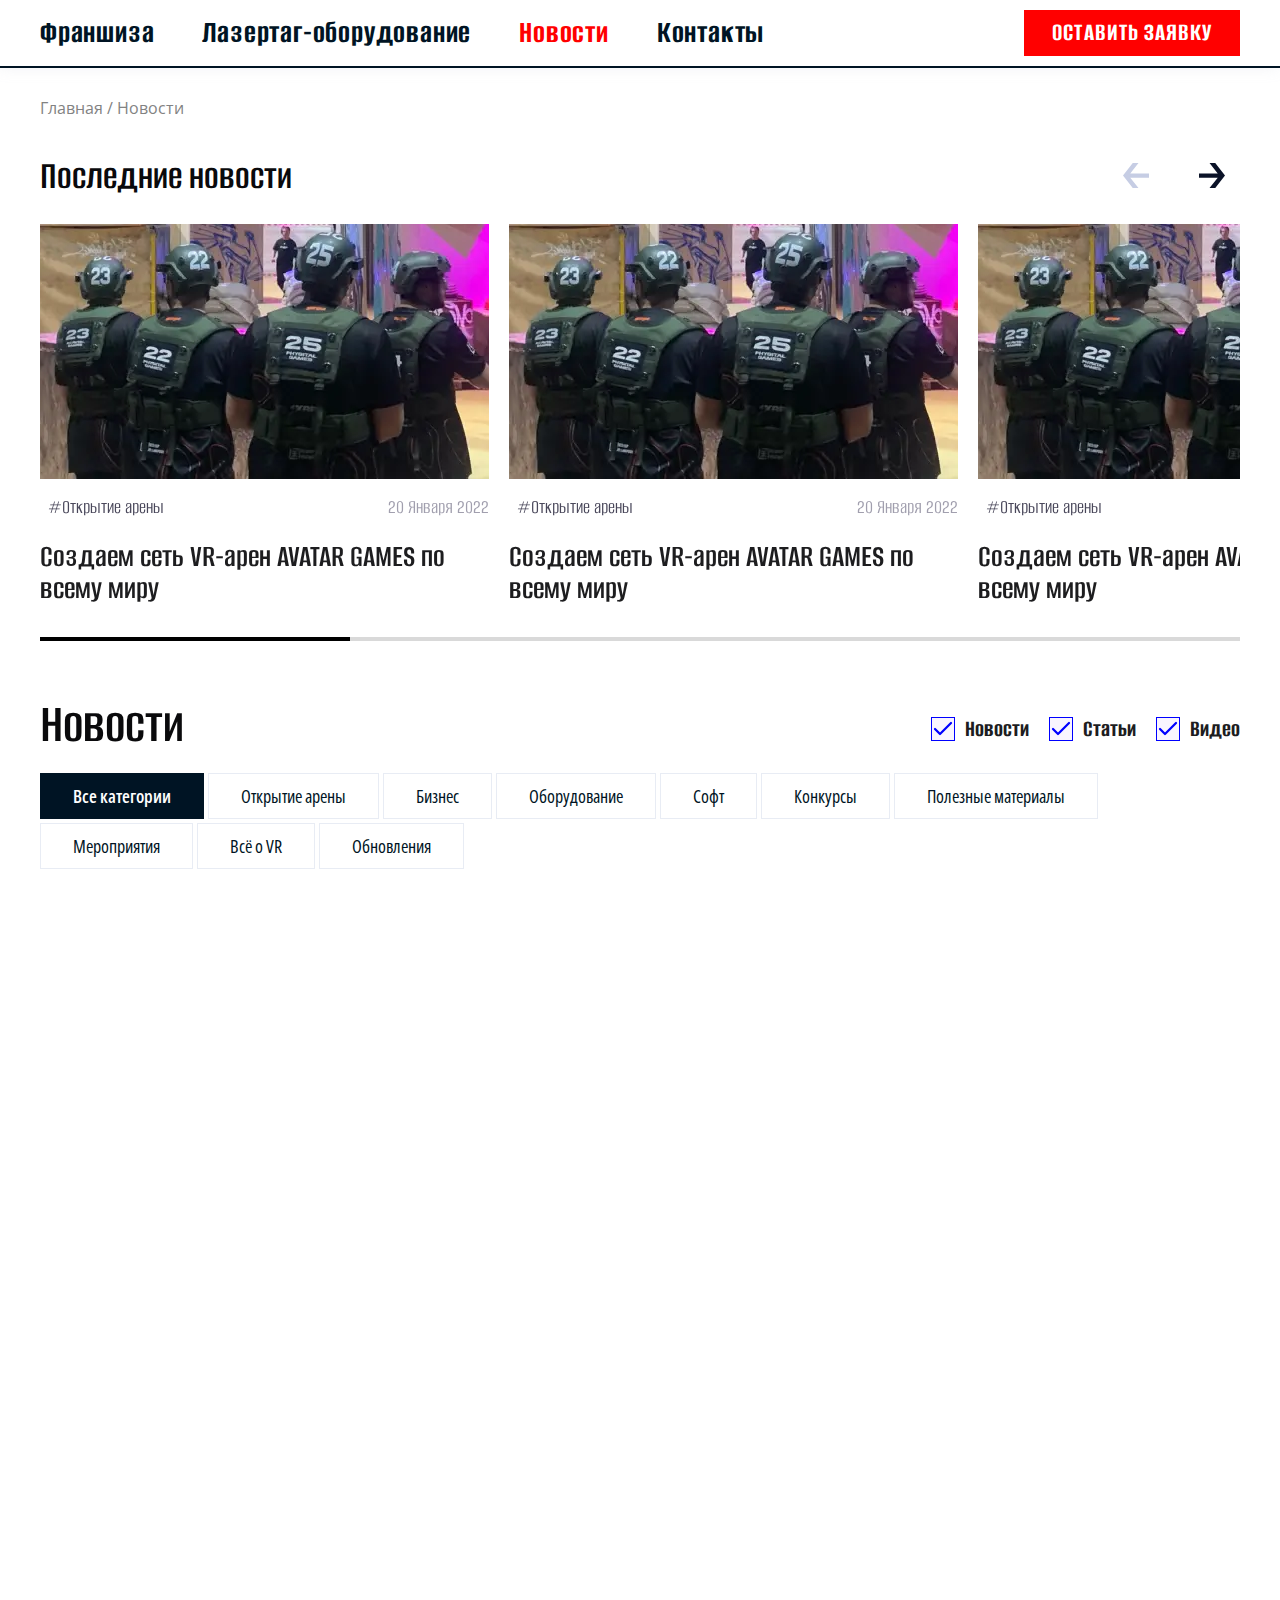
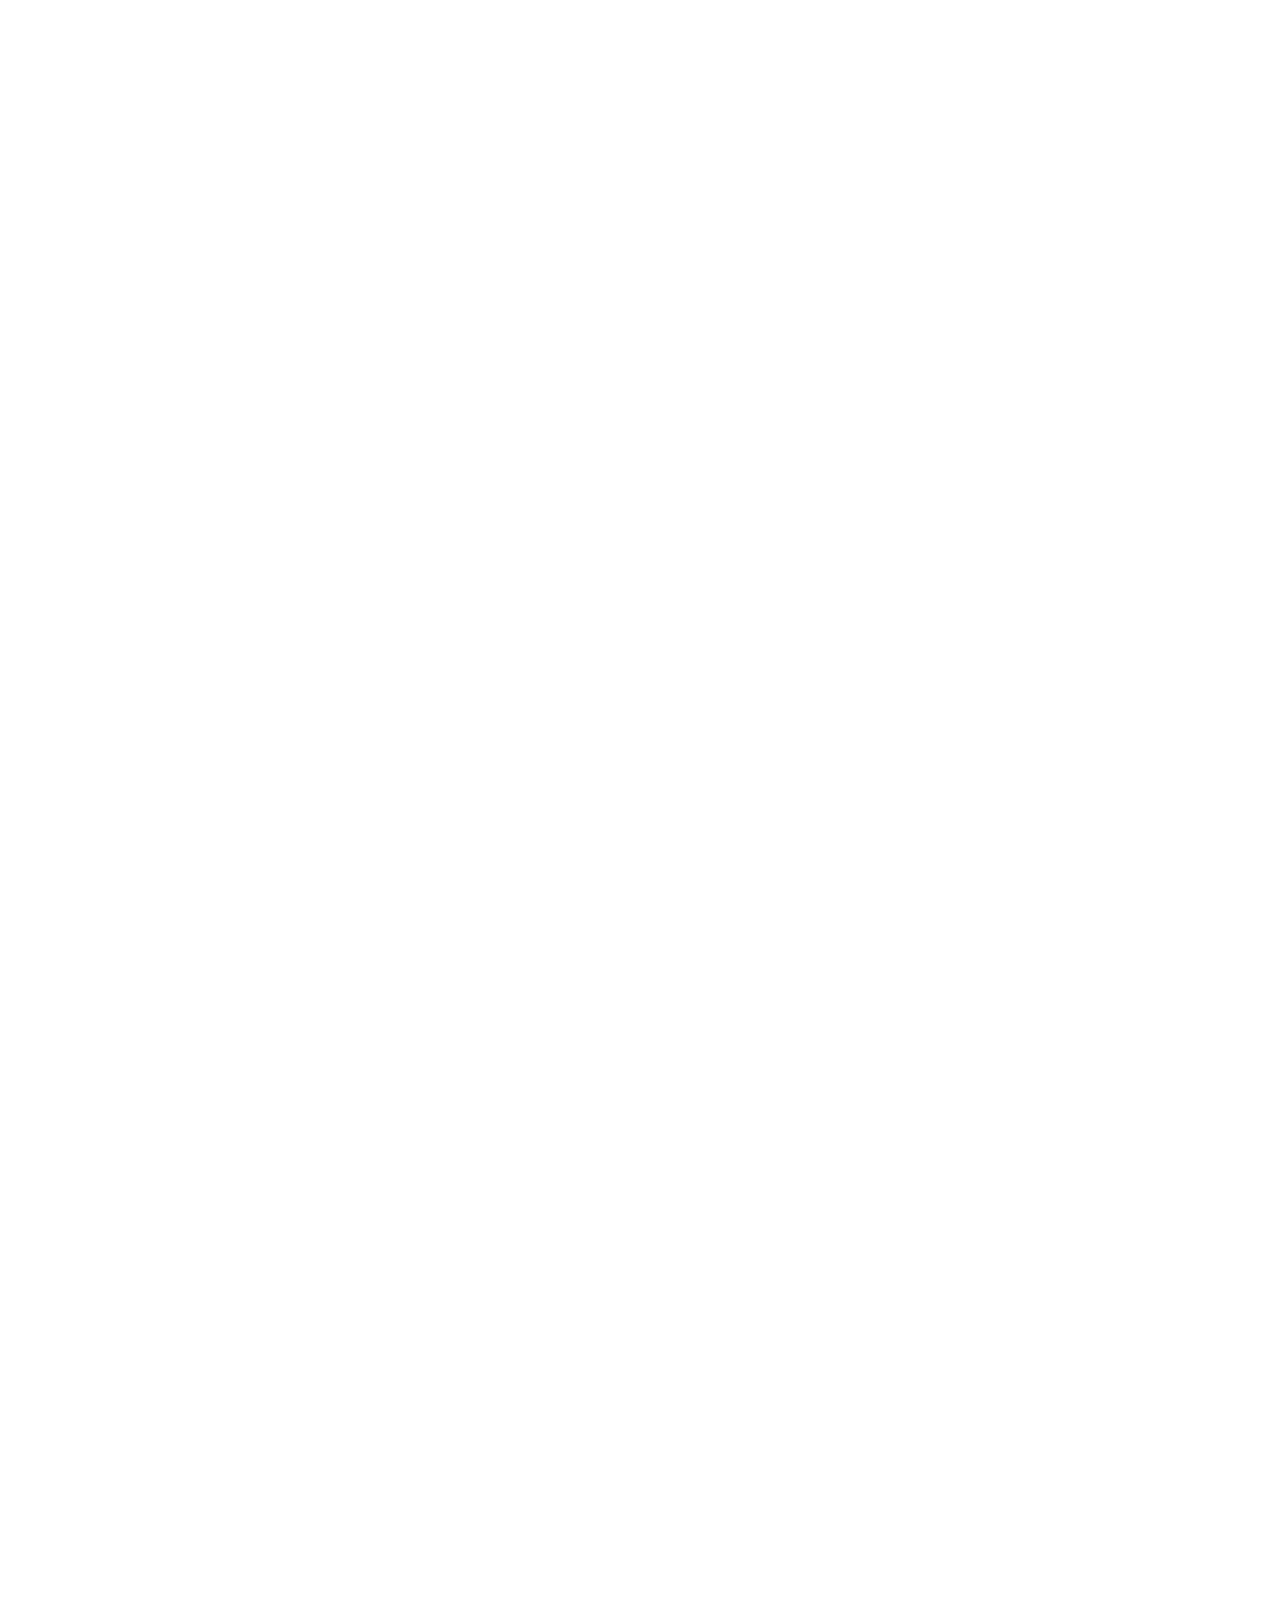
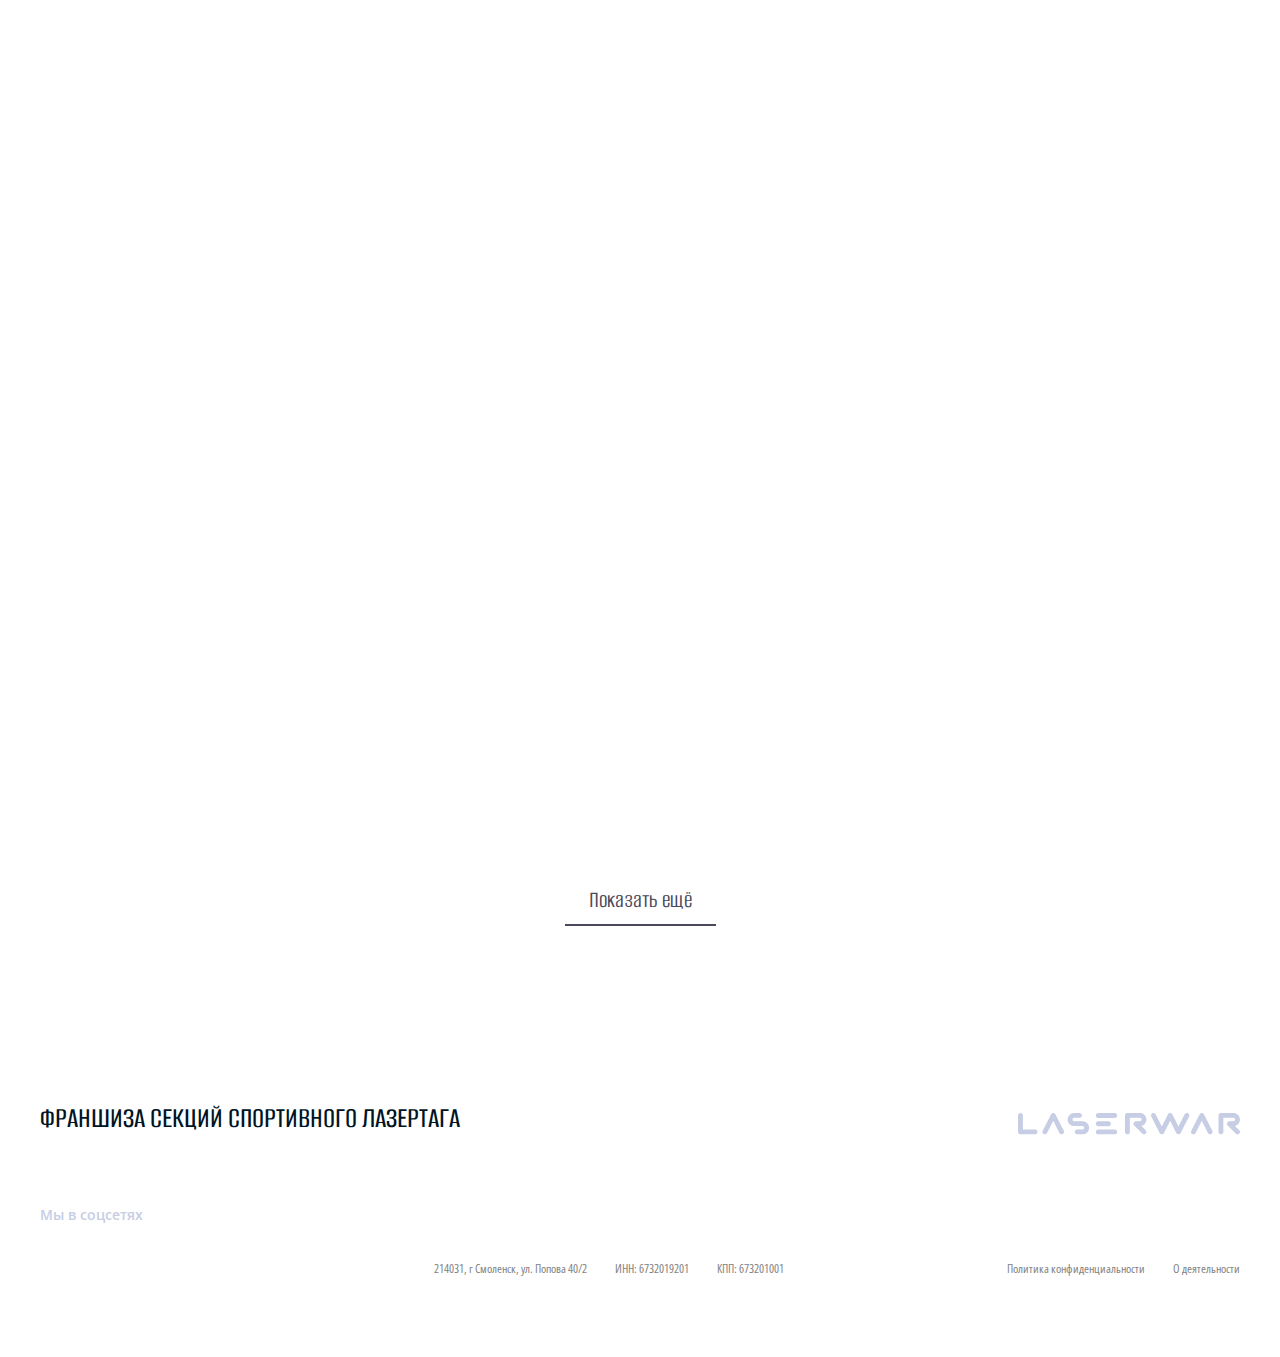
<file: news/index.html>
<!DOCTYPE html>
<html lang="ru">
<head>
    <meta charset="UTF-8" />
    <meta name="viewport" content="width=device-width, initial-scale=1.0" />

    <link
            rel="icon"
            type="image/png"
            sizes="16x16"
            href="/assets/favicon-258083b6.ico"
    />
    <title>Laserwar SPORT | Новости</title>
  <script type="module" crossorigin src="/assets/js/news-01ebeddc.js"></script>
  <link rel="modulepreload" crossorigin href="/assets/js/navigation-d06a8d2c.js">
  <link rel="modulepreload" crossorigin href="/assets/js/ScrollTrigger-1884d9d6.js">
  <link rel="stylesheet" href="/assets/css/navigation-d56df88d.css">
  <link rel="stylesheet" href="/assets/css/ScrollTrigger-3bd01523.css">
  <link rel="stylesheet" href="/assets/css/index-9dd8552a.css">
</head>
<body>
<div class="page-wrapper news-page">
    <div class="page-content">
        <header class="bg-white py-2.5 xl:py-4">
    <div class="md:container">
        <!--    Mobile menu-->
        <nav class="relative z-50 px-5 flex justify-between md:hidden">
    <button class="js-burger-btn w-[50px] h-[46px] flex justify-center items-center">
        <span class="relative w-6 h-0.5 bg-dark before:absolute before:w-full before:h-0.5 before:bg-inherit before:-top-2 before:left-0 after:absolute after:w-full after:h-0.5 after:bg-inherit after:-bottom-2 after:left-0"></span>
    </button>

    <button data-role="open-order-form" class=" btn-header px-7 py-2.5 text-[20px] leading font-bold lg:text-[26px] lg:tracking-[1.04px] lg:py-2.5">Оставить заявку</button>

    <div class="js-menu-mobile absolute top-0 -translate-y-full left-0 h-screen w-full bg-white flex flex-col items-center justify-center transition-all duration-300">
        <button class="js-close-btn absolute top-5 right-5">
            <span>
                <svg xmlns="http://www.w3.org/2000/svg" width="32" height="32" viewBox="0 0 32 32" fill="none">
                <path d="M25 7L7 25" stroke="#0A0A0C" stroke-width="2" stroke-linecap="round" stroke-linejoin="round"/>
                <path d="M25 25L7 7" stroke="#0A0A0C" stroke-width="2" stroke-linecap="round" stroke-linejoin="round"/>
                </svg>
            </span>
        </button>
        <a href="/" class="w-[173px] h-[17px] inline-block sm:w-[218px] sm:h-[21px]">
    <svg xmlns="http://www.w3.org/2000/svg" viewBox="0 0 218 21" fill="none">
    <path d="M16.6263 16.2545H4.73792V2.37323C4.73792 1.74386 4.48836 1.13992 4.04409 0.694897C3.59982 0.249871 2.99726 0 2.36897 0C1.74067 0 1.13811 0.249871 0.693839 0.694897C0.24957 1.13992 8.52172e-06 1.74386 8.52172e-06 2.37323V18.6268C-0.000827361 18.9386 0.0598373 19.2477 0.178589 19.536C0.297341 19.8243 0.471847 20.0864 0.691987 20.307C0.912126 20.5275 1.17357 20.702 1.46136 20.8209C1.74915 20.9399 2.05757 21.0008 2.36891 21H16.6263C16.9378 21.0006 17.2463 20.9399 17.5343 20.8209C17.8223 20.702 18.084 20.5274 18.3045 20.307C18.525 20.0865 18.6999 19.8242 18.8192 19.536C18.9386 19.2478 19 18.9388 19 18.6268C19 18.3147 18.9386 18.0058 18.8192 17.7176C18.6999 17.4293 18.525 17.1679 18.3045 16.9475C18.084 16.7271 17.8223 16.5525 17.5343 16.4335C17.2463 16.3146 16.9378 16.2538 16.6263 16.2545Z" fill="#FF0000"/>
    <path d="M63.5635 8.12723H55.4363C55.2132 8.13542 54.991 8.09561 54.7847 8.01034C54.5784 7.92506 54.3928 7.79605 54.2406 7.63273C53.9241 7.31527 53.7463 6.88513 53.7462 6.43684C53.7461 5.98856 53.9236 5.55857 54.24 5.24095C54.3922 5.07747 54.5779 4.94878 54.7843 4.86335C54.9907 4.77793 55.2131 4.73744 55.4363 4.74553H60.6414C61.2707 4.74553 61.8743 4.49564 62.3193 4.05063C62.7643 3.60562 63.0142 3.00257 63.0142 2.37323C63.0142 1.74389 62.7643 1.13991 62.3193 0.694897C61.8743 0.249885 61.2707 0 60.6414 0H55.4363C53.7293 0 52.0922 0.67814 50.8852 1.88522C49.6781 3.0923 49 4.72977 49 6.43684C49 8.14392 49.6781 9.78046 50.8852 10.9875C52.0922 12.1946 53.7293 12.8728 55.4363 12.8728H63.5635C63.7862 12.8717 64.0069 12.9154 64.2129 12.9999C64.4189 13.0844 64.6062 13.2083 64.7641 13.3654C64.9219 13.5225 65.0472 13.709 65.1326 13.9146C65.2181 14.1203 65.262 14.3414 65.262 14.5641C65.262 14.7868 65.2181 15.007 65.1326 15.2126C65.0472 15.4182 64.9219 15.6047 64.7641 15.7618C64.6062 15.9189 64.4189 16.0438 64.2129 16.1283C64.0069 16.2128 63.7862 16.2555 63.5635 16.2545H58.3583C58.0463 16.2538 57.7372 16.3146 57.4487 16.4335C57.1603 16.5525 56.8981 16.7271 56.6773 16.9475C56.4564 17.1679 56.2812 17.4303 56.1617 17.7185C56.0421 18.0067 55.9806 18.3157 55.9806 18.6277C55.9806 18.9397 56.0421 19.2487 56.1617 19.5369C56.2812 19.8251 56.4564 20.0865 56.6773 20.307C56.8981 20.5274 57.1603 20.702 57.4487 20.8209C57.7372 20.9399 58.0463 21.0006 58.3583 21H63.5635C65.2706 21 66.9077 20.3219 68.1148 19.1148C69.3219 17.9077 70 16.2703 70 14.5632C70 12.856 69.3219 11.2196 68.1148 10.0125C66.9077 8.80534 65.2706 8.12724 63.5635 8.12723Z" fill="#FF0000"/>
    <path d="M124.112 1.88716C123.522 1.27996 122.815 0.799859 122.032 0.47545C121.25 0.151042 120.41 -0.0107229 119.563 0.000551278H107.373C107.061 -0.000202832 106.752 0.0606119 106.464 0.179566C106.176 0.29852 105.914 0.472979 105.693 0.693422C105.473 0.913864 105.298 1.17604 105.179 1.46421C105.06 1.75237 104.999 2.06144 105 2.37319V18.6227C104.999 18.9347 105.06 19.2443 105.179 19.5326C105.298 19.821 105.473 20.0826 105.693 20.3034C105.914 20.5242 106.176 20.6996 106.464 20.8191C106.752 20.9387 107.061 21 107.373 21C107.685 21 107.994 20.9387 108.282 20.8191C108.57 20.6996 108.832 20.5242 109.053 20.3034C109.273 20.0826 109.448 19.821 109.567 19.5326C109.686 19.2443 109.747 18.9347 109.746 18.6227V4.74491H119.563C120.012 4.74491 120.442 4.92326 120.759 5.24021C121.076 5.55716 121.254 5.98664 121.254 6.43488C121.254 6.88311 121.076 7.31353 120.759 7.63048C120.442 7.94742 120.012 8.12578 119.563 8.12578H115.989C115.47 8.1139 114.959 8.25901 114.523 8.54224C114.087 8.82548 113.747 9.23321 113.547 9.7128C113.358 10.1512 113.302 10.6358 113.384 11.106C113.467 11.5761 113.686 12.0117 114.014 12.3591L121.816 20.1587C121.877 20.2284 121.943 20.2946 122.013 20.3554C122.446 20.772 123.026 21.0014 123.627 20.9954C123.939 20.9962 124.248 20.9353 124.536 20.8163C124.824 20.6974 125.086 20.523 125.307 20.3025C125.527 20.082 125.702 19.82 125.821 19.5317C125.94 19.2435 126.001 18.9345 126 18.6227C126.003 18.0023 125.764 17.4059 125.333 16.9587L121.077 12.7023C122.189 12.4325 123.208 11.8715 124.031 11.0772C124.855 10.283 125.451 9.28445 125.76 8.18329C126.069 7.08213 126.08 5.91812 125.79 4.81169C125.5 3.70526 124.921 2.69578 124.112 1.88716Z" fill="#FF0000"/>
    <path d="M213.076 12.702C214.608 12.3304 215.95 11.4108 216.849 10.1169C217.747 8.823 218.141 7.24472 217.955 5.68039C217.768 4.11607 217.015 2.67363 215.837 1.62695C214.66 0.580275 213.139 0.00175446 211.564 7.62846e-06H199.373C199.061 -0.000784253 198.752 0.0600832 198.464 0.179027C198.176 0.297971 197.914 0.47244 197.693 0.692896C197.473 0.913352 197.298 1.17551 197.179 1.4637C197.06 1.75189 196.999 2.06094 197 2.37271V18.6227C196.999 18.9346 197.06 19.2442 197.179 19.5326C197.298 19.821 197.473 20.0826 197.693 20.3034C197.914 20.5242 198.176 20.6996 198.464 20.8191C198.752 20.9387 199.061 21 199.373 21C199.685 21 199.994 20.9387 200.282 20.8191C200.57 20.6996 200.832 20.5242 201.053 20.3034C201.273 20.0826 201.448 19.821 201.567 19.5326C201.686 19.2442 201.747 18.9346 201.746 18.6227V4.74448H211.564C212.012 4.74448 212.442 4.92284 212.759 5.2398C213.076 5.55676 213.254 5.98626 213.254 6.4345C213.254 6.88275 213.076 7.31317 212.759 7.63013C212.442 7.94709 212.012 8.12545 211.564 8.12545H207.989C207.47 8.11358 206.959 8.25786 206.523 8.54099C206.087 8.82413 205.747 9.23213 205.548 9.71158C205.358 10.15 205.301 10.6344 205.384 11.1048C205.467 11.5751 205.686 12.0115 206.014 12.3588L213.817 20.1596C213.878 20.2288 213.943 20.2938 214.012 20.3544C214.446 20.7713 215.025 21.0014 215.627 20.9954C215.939 20.9962 216.248 20.9353 216.536 20.8163C216.824 20.6974 217.086 20.523 217.307 20.3025C217.527 20.082 217.702 19.8199 217.821 19.5317C217.94 19.2434 218.001 18.9345 218 18.6227C218.003 18.002 217.763 17.4048 217.333 16.9577L213.076 12.702Z" fill="#FF0000"/>
    <path d="M78.4138 13H88.5958C89.2339 12.9987 89.8454 12.7344 90.2961 12.2657C90.7469 11.797 91 11.1617 91 10.4995C91 9.83732 90.7469 9.203 90.2961 8.73429C89.8454 8.26558 89.2339 8.00133 88.5958 8.00001H78.4138C78.0971 7.99935 77.7833 8.06362 77.4905 8.18896C77.1976 8.31431 76.9315 8.49816 76.7073 8.73037C76.4831 8.96259 76.3052 9.23835 76.1838 9.542C76.0625 9.84565 76 10.1708 76 10.4995C76 10.8282 76.0625 11.1543 76.1838 11.458C76.3052 11.7616 76.4831 12.0374 76.7073 12.2696C76.9315 12.5018 77.1976 12.6857 77.4905 12.811C77.7833 12.9364 78.0971 13.0007 78.4138 13Z" fill="#FF0000"/>
    <path d="M94.6057 5.00635e-06H78.3943C78.0801 -0.00065329 77.7689 0.0636156 77.4784 0.188961C77.188 0.314306 76.924 0.498155 76.7016 0.730374C76.4792 0.962592 76.3027 1.23835 76.1824 1.542C76.062 1.84565 76 2.17175 76 2.50049C76 2.82923 76.062 3.15435 76.1824 3.458C76.3027 3.76165 76.4792 4.03741 76.7016 4.26963C76.924 4.50184 77.188 4.68569 77.4784 4.81104C77.7689 4.93638 78.0801 5.00065 78.3943 5H94.6057C94.9199 5.00065 95.2311 4.93638 95.5216 4.81104C95.8121 4.68569 96.0761 4.50184 96.2985 4.26963C96.5209 4.03741 96.6973 3.76165 96.8177 3.458C96.9381 3.15435 97 2.82923 97 2.50049C97 2.17175 96.9381 1.84565 96.8177 1.542C96.6973 1.23835 96.5209 0.962592 96.2985 0.730374C96.0761 0.498155 95.8121 0.314306 95.5216 0.188961C95.2311 0.0636156 94.9199 -0.00065329 94.6057 5.00635e-06Z" fill="#FF0000"/>
    <path d="M94.6057 16H78.3943C78.0801 15.9993 77.7689 16.0636 77.4784 16.189C77.188 16.3143 76.924 16.4982 76.7016 16.7304C76.4792 16.9626 76.3027 17.2384 76.1824 17.542C76.062 17.8457 76 18.1708 76 18.4995C76 18.8282 76.062 19.1543 76.1824 19.458C76.3027 19.7616 76.4792 20.0374 76.7016 20.2696C76.924 20.5018 77.188 20.6857 77.4784 20.811C77.7689 20.9364 78.0801 21.0007 78.3943 21H94.6057C94.9199 21.0007 95.2311 20.9364 95.5216 20.811C95.8121 20.6857 96.0761 20.5018 96.2985 20.2696C96.5209 20.0374 96.6973 19.7616 96.8177 19.458C96.9381 19.1543 97 18.8282 97 18.4995C97 18.1708 96.9381 17.8457 96.8177 17.542C96.6973 17.2384 96.5209 16.9626 96.2985 16.7304C96.0761 16.4982 95.8121 16.3143 95.5216 16.189C95.2311 16.0636 94.9199 15.9993 94.6057 16Z" fill="#FF0000"/>
    <path d="M36.6187 1.30554C36.426 0.91713 36.1306 0.590631 35.7649 0.360277C35.3992 0.129923 34.9775 0.00472254 34.5461 0H34.5105H34.4683C34.0347 0.0029399 33.6104 0.126076 33.2422 0.356563C32.8741 0.58705 32.5764 0.915448 32.3822 1.30554L24.2515 17.5579C23.9704 18.1205 23.9229 18.7726 24.1193 19.3704C24.3157 19.9683 24.74 20.4634 25.299 20.7466C25.8579 21.0297 26.5057 21.0776 27.0999 20.8803C27.6941 20.683 28.1862 20.2567 28.4679 19.6945L34.5005 7.63638L40.533 19.6945C40.8151 20.2561 41.3071 20.6815 41.9011 20.8784C42.495 21.0753 43.1424 21.0276 43.7009 20.7447C44.2595 20.4618 44.6837 19.9668 44.8803 19.3695C45.0769 18.7722 45.0299 18.1204 44.7496 17.5579L36.6187 1.30554Z" fill="#FF0000"/>
    <path d="M182.709 1.51118C182.535 1.06694 182.233 0.685667 181.841 0.416108C181.45 0.14655 180.986 0.00158053 180.511 0H180.494C180.018 0.000373325 179.553 0.144606 179.161 0.414251C178.768 0.683896 178.465 1.06601 178.291 1.51118L170.249 17.5639C169.969 18.1264 169.923 18.7766 170.121 19.3732C170.318 19.9698 170.743 20.4633 171.301 20.746C171.86 21.0286 172.508 21.0777 173.102 20.8816C173.697 20.6854 174.19 20.2597 174.473 19.6992L180.5 7.67107L186.527 19.6992C186.81 20.2597 187.303 20.6854 187.898 20.8816C188.492 21.0777 189.14 21.0286 189.699 20.746C190.257 20.4633 190.682 19.9698 190.879 19.3732C191.077 18.7766 191.031 18.1264 190.751 17.5639L182.709 1.51118Z" fill="#FF0000"/>
    <path d="M166.675 0.25535L166.672 0.253493C166.102 -0.028726 165.442 -0.0766476 164.836 0.120711C164.23 0.31807 163.728 0.743876 163.441 1.30554L157.291 13.3534L151.246 1.51074C151.07 1.06658 150.762 0.685453 150.363 0.415989C149.964 0.146524 149.492 0.00144101 149.008 0H148.99C148.506 0.000516237 148.033 0.144589 147.632 0.414132C147.232 0.683675 146.924 1.0658 146.747 1.51074L140.705 13.3488L134.558 1.30554C134.27 0.743859 133.768 0.318604 133.162 0.12164C132.556 -0.0753246 131.895 -0.0275734 131.326 0.25535C130.756 0.538274 130.323 1.03316 130.122 1.63053C129.921 2.2279 129.97 2.87869 130.256 3.44119L138.552 19.6945C138.743 20.0653 139.029 20.3798 139.382 20.6082C139.734 20.8365 140.141 20.9706 140.562 20.9963C140.593 20.998 140.624 20.9996 140.646 21H140.69H140.755C140.786 20.9996 140.817 20.9979 140.864 20.9954C141.282 20.9677 141.686 20.8335 142.036 20.6054C142.385 20.3772 142.669 20.0633 142.858 19.6945L148.997 7.66886L155.135 19.6945C155.331 20.0813 155.632 20.4067 156.003 20.6369C156.375 20.8672 156.803 20.9931 157.242 21H157.304H157.336C157.776 20.9936 158.205 20.8681 158.577 20.6379C158.949 20.4076 159.25 20.0817 159.447 19.6945L167.743 3.44212C167.885 3.16376 167.97 2.86059 167.993 2.54979C168.017 2.23899 167.978 1.92644 167.878 1.63053C167.779 1.33461 167.622 1.06052 167.416 0.824549C167.209 0.588579 166.958 0.39544 166.675 0.25535Z" fill="#FF0000"/>
</svg>
</a>
        <ul class="flex flex-col gap-8 items-center max-w-[270px] mx-auto mt-20 sm:mt-24 sm:max-w-full">
            <li class="text-[40px] font-bold tracking-[.8px] text-center sm:text-5xl md:text-[32px] lg:leading-[30px]">
    <a href="#!" target="{=$target}" class="js-menu-link leading md:hover:text-darkBlue transition-all">Франшиза</a>
</li>
            <li class="text-[40px] font-bold tracking-[.8px] text-center sm:text-5xl md:text-[32px] lg:leading-[30px]">
    <a href="#!" target="{=$target}" class="js-menu-link leading md:hover:text-darkBlue transition-all">Лазертаг-оборудование</a>
</li>
            <li class="text-[40px] font-bold tracking-[.8px] text-center sm:text-5xl md:text-[32px] lg:leading-[30px]">
    <a href="/news/" target="{=$target}" class="js-menu-link leading md:hover:text-darkBlue transition-all">Новости</a>
</li>
            <li class="text-[40px] font-bold tracking-[.8px] text-center sm:text-5xl md:text-[32px] lg:leading-[30px]">
    <a href="#!" target="{=$target}" class="js-menu-link leading md:hover:text-darkBlue transition-all">Контакты</a>
</li>
        </ul>
        <button data-role="open-order-form" class="mt-24 sm:mt-20 btn-header px-7 py-2.5 text-[20px] leading font-bold lg:text-[26px] lg:tracking-[1.04px] lg:py-2.5">Оставить заявку</button>
    </div>

</nav>

        <!--    Desktop menu-->
        <nav class="hidden md:flex sticky justify-between">

    <ul class="flex gap-8 items-center lg:gap-x-12">
        <li class="text-[40px] font-bold tracking-[.8px] text-center sm:text-5xl md:text-[32px] lg:leading-[30px]">
    <a href="#!" target="_parent" class="js-menu-link leading md:hover:text-darkBlue transition-all">Франшиза</a>
</li>
        <li class="text-[40px] font-bold tracking-[.8px] text-center sm:text-5xl md:text-[32px] lg:leading-[30px]">
    <a href="https://laserwar.ru/shop/" target="_blank" class="js-menu-link leading md:hover:text-darkBlue transition-all">Лазертаг-оборудование</a>
</li>
        <li class="text-[40px] font-bold tracking-[.8px] text-center sm:text-5xl md:text-[32px] lg:leading-[30px]">
    <a href="/news/" target="_parent" class="js-menu-link leading md:hover:text-darkBlue transition-all">Новости</a>
</li>
        <li class="text-[40px] font-bold tracking-[.8px] text-center sm:text-5xl md:text-[32px] lg:leading-[30px]">
    <a href="#contacts" target="_parent" class="js-menu-link leading md:hover:text-darkBlue transition-all">Контакты</a>
</li>
    </ul>
    <button data-role="open-order-form" class=" btn-header px-7 py-2.5 text-[20px] leading font-bold lg:text-[26px] lg:tracking-[1.04px] lg:py-2.5">Оставить заявку</button>
</nav>
    </div>

</header>
        <main>
<!--    Breadcrumbs-->
    <section class="container py-8">
    <ul class="flex gap-1 text-[#828282] font-open">
        <li>
            <a href="/">Главная </a>
        </li>
        <li><span> / </span></li>
        <li>
            <span>Новости</span>
        </li>
    </ul>
</section>

    <section>
    <div class="container">
        <div class="sm:flex sm:justify-between sm:items-center">
            <h2 class="text-[40px] leading-[120%] font-semibold text-[#0A0A0C]">Последние новости</h2>
            <div class="hidden sm:flex gap-5 items-center">
                <button type="button" class="news-page-slider_button-prev">
                    <span>
                        <svg width="56" height="56" viewBox="0 0 56 56" fill="none" xmlns="http://www.w3.org/2000/svg">
                            <path class="transition-all" d="M30.4853 15H24.75L15 27.406L24.75 40H30.4853L22.2647 29.6617H41V25.5263H22.2647L30.4853 15Z" fill="#0B1328"/>
                        </svg>

                    </span>
                </button>
                <button type="button" class="news-page-slider_button-next">
                    <span>
                        <svg width="56" height="56" viewBox="0 0 56 56" fill="none" xmlns="http://www.w3.org/2000/svg">
                            <path class="transition-all" d="M25.5147 15H31.25L41 27.406L31.25 40H25.5147L33.7353 29.6617H15V25.5263H33.7353L25.5147 15Z" fill="#0B1328"/>
                        </svg>
                    </span>
                </button>
            </div>
        </div>

        <div class="swiper mt-6 news-page-slider sm:mt-5">
            <div class="swiper-wrapper">
                <div class="swiper-slide">
                    <a href="/news/article/" class="block group">
    <div class="h-[168px] sm:h-[255px] overflow-hidden">
        <img src="/assets/images/slide-img-6ee6c99f.webp" alt="img" loading="lazy" class=" h-full w-full object-cover object-center transition-all group-hover:scale-110">
    </div>

    <div class="flex justify-between mt-3.5">
        <p class="text-[#4A485B] text-xl pl-2">
            #<span>Открытие арены</span>
        </p>

        <time datetime="2022-01-20" class="text-xl text-[#A19FAE]">20 Января 2022</time>
    </div>

    <h3 class="text-[#1D1D1F] text-2xl font-semibold leading max-w-[260px] mt-5 sm:text-[32px] sm:max-w-full">Создаем сеть VR-арен AVATAR GAMES по всему миру</h3>
</a>
                </div>

                <div class="swiper-slide">
                    <a href="/news/article/" class="block group">
    <div class="h-[168px] sm:h-[255px] overflow-hidden">
        <img src="/assets/images/slide-img-6ee6c99f.webp" alt="img" loading="lazy" class=" h-full w-full object-cover object-center transition-all group-hover:scale-110">
    </div>

    <div class="flex justify-between mt-3.5">
        <p class="text-[#4A485B] text-xl pl-2">
            #<span>Открытие арены</span>
        </p>

        <time datetime="2022-01-20" class="text-xl text-[#A19FAE]">20 Января 2022</time>
    </div>

    <h3 class="text-[#1D1D1F] text-2xl font-semibold leading max-w-[260px] mt-5 sm:text-[32px] sm:max-w-full">Создаем сеть VR-арен AVATAR GAMES по всему миру</h3>
</a>
                </div>

                <div class="swiper-slide">
                    <a href="/news/article/" class="block group">
    <div class="h-[168px] sm:h-[255px] overflow-hidden">
        <img src="/assets/images/slide-img-6ee6c99f.webp" alt="img" loading="lazy" class=" h-full w-full object-cover object-center transition-all group-hover:scale-110">
    </div>

    <div class="flex justify-between mt-3.5">
        <p class="text-[#4A485B] text-xl pl-2">
            #<span>Открытие арены</span>
        </p>

        <time datetime="2022-01-20" class="text-xl text-[#A19FAE]">20 Января 2022</time>
    </div>

    <h3 class="text-[#1D1D1F] text-2xl font-semibold leading max-w-[260px] mt-5 sm:text-[32px] sm:max-w-full">Создаем сеть VR-арен AVATAR GAMES по всему миру</h3>
</a>
                </div>
            </div>
        </div>

        <div class="news-page-slider_scrollbar mt-8"></div>
    </div>

</section>

    <section class="pt-14">
    <div class="container">
        <div class="sm:flex sm:justify-between sm:items-center">
            <h1 class="text-[#0A0A0C] text-[56px] font-semibold leading">Новости</h1>
            <div class="checkbox-block-news-page flex text-2xl font-bold leading-[150%] text-[#1D1D1F] gap-5 mt-8 sm:mt-2">
                <div class="flex ">
                    <input type="checkbox" checked name="news" id="news">
                    <label class="ml-2.5" for="news"> Новости </label>
                </div>

                <div class="flex ">
                    <input type="checkbox" checked name="articles" id="articles">
                    <label class="ml-2.5" for="articles">Статьи</label>
                </div>

                <div class="flex ">
                    <input type="checkbox" checked name="video" id="video">
                    <label class="ml-2.5" for="video">Видео</label>
                </div>
            </div>
        </div>
        <div class="filter-block-news-page grid grid-cols-2 gap-1 mt-5 sm:grid-cols-3 md:flex md:flex-wrap">
            <button type="button" class="py-2 border border-[#E8ECF4] bg-white text-[#001424] text-lg font-openCondensed hover:bg-[#001424] hover:border-[#001424] hover:text-white transition-all md:px-8">Все категории</button>
            <button type="button" class="py-2 border border-[#E8ECF4] bg-white text-[#001424] text-lg font-openCondensed hover:bg-[#001424] hover:border-[#001424] hover:text-white transition-all md:px-8">Открытие арены</button>
            <button type="button" class="py-2 border border-[#E8ECF4] bg-white text-[#001424] text-lg font-openCondensed hover:bg-[#001424] hover:border-[#001424] hover:text-white transition-all md:px-8">Бизнес</button>
            <button type="button" class="py-2 border border-[#E8ECF4] bg-white text-[#001424] text-lg font-openCondensed hover:bg-[#001424] hover:border-[#001424] hover:text-white transition-all md:px-8">Оборудование</button>
            <button type="button" class="py-2 border border-[#E8ECF4] bg-white text-[#001424] text-lg font-openCondensed hover:bg-[#001424] hover:border-[#001424] hover:text-white transition-all md:px-8">Софт</button>
            <button type="button" class="py-2 border border-[#E8ECF4] bg-white text-[#001424] text-lg font-openCondensed hover:bg-[#001424] hover:border-[#001424] hover:text-white transition-all md:px-8">Конкурсы</button>
            <button type="button" class="py-2 border border-[#E8ECF4] bg-white text-[#001424] text-lg font-openCondensed hover:bg-[#001424] hover:border-[#001424] hover:text-white transition-all md:px-8">Полезные материалы</button>
            <button type="button" class="py-2 border border-[#E8ECF4] bg-white text-[#001424] text-lg font-openCondensed hover:bg-[#001424] hover:border-[#001424] hover:text-white transition-all md:px-8">Мероприятия</button>
            <button type="button" class="py-2 border border-[#E8ECF4] bg-white text-[#001424] text-lg font-openCondensed hover:bg-[#001424] hover:border-[#001424] hover:text-white transition-all md:px-8">Всё о VR</button>
            <button type="button" class="py-2 border border-[#E8ECF4] bg-white text-[#001424] text-lg font-openCondensed hover:bg-[#001424] hover:border-[#001424] hover:text-white transition-all md:px-8">Обновления</button>
        </div>
    </div>

</section>

    <section class="pt-14">
    <div class="container">
        <div class="articles-block-news-page">
            <a href="/news/article/" class="inline-block preview-wrapper_news-page relative">
    <div class="relative h-[179px] sm:h-[338px] md:h-[554px] lg:w-full lg:h-[675px] xl:h-[787px] overflow-hidden">
        <picture>
            <img src="/assets/images/video_bg-35bf3b6c.webp" alt="img" loading="lazy" class="h-full object-center object-cover transition-all duration-300">
        </picture>

        <button type="button" class="absolute top-1/2 left-1/2 -translate-x-1/2 -translate-y-1/2 w-[75px] h-[75px] sm:w-[100px] sm:h-[100px] md:w-[130px] md:h-[130px]" >
            <img src="/assets/youtube-9c738176.svg" alt="youtube" loading="lazy" class="w-full h-full">
        </button>
    </div>

    <div class="mt-2.5 md:flex md:flex-col md:absolute md:bottom-10 md:left-10 md:gap-5 xl:mb-[72px]">
        <div class="flex justify-between md:order-2 md:justify-start md:gap-2.5">
            <p class="text-[#4A485B] text-xl md:py-1 md:px-2 md:bg-white md:text-[28px]">#<span>Открытие арены</span> </p>
            <time datetime="2022-01-20" class="text-[#A19FAE] text-xl md:py-1 md:px-2 md:bg-white md:text-[#4A485B] md:text-[28px]"> 20 Января 2022</time>
        </div>
        <h3 class="text-2xl text-[#1D1D1F] font-semibold leading max-w-[260px] mt-3.5 sm:text-5xl sm:max-w-full md:order-1 md:text-[64px] md:text-white md:leading-[90%] md:uppercase">
            Создаем сеть VR-арен AVATAR GAMES по всему миру
        </h3>
    </div>

</a>
            <a href="/news/article/" class="inline-block preview-wrapper_news-page relative">
    <div class="relative h-[179px] sm:h-[338px] md:h-[554px] lg:h-[335px] xl:h-[385px] overflow-hidden">
        <picture>
            <img src="/assets/images/text_bg-06830e49.webp" alt="img" loading="lazy" class="h-full object-center object-cover transition-all duration-300 ">
        </picture>
    </div>

    <div class="mt-2.5 md:flex md:flex-col md:absolute md:bottom-10 md:left-10 md:gap-5 lg:relative lg:bottom-0 lg:left-0 lg:mt-7">
        <div class="flex justify-between md:order-2 md:justify-start md:gap-2.5 lg:justify-between lg:order-1">
            <p class="text-[#4A485B] text-xl md:py-1 md:px-2 md:bg-white md:text-[28px] lg:bg-transparent">#<span>Открытие арены</span> </p>
            <time datetime="2022-01-20" class="text-[#A19FAE] text-xl md:py-1 md:px-2 md:bg-white md:text-[#4A485B] md:text-[28px] lg:bg-transparent lg:text-[#A19FAE]"> 20 Января 2022</time>
        </div>
        <h3 class="text-2xl text-[#1D1D1F] font-semibold leading max-w-[260px] mt-3.5 sm:text-5xl sm:max-w-full md:order-1 md:text-[64px] md:text-white md:leading-[90%] md:uppercase lg:text-[#1D1D1F] lg:text-5xl lg:normal-case">
            Создаем сеть VR-арен AVATAR GAMES по всему миру
        </h3>
    </div>

</a>
            <a href="/news/article/" class="inline-block preview-wrapper_news-page relative">
    <div class="relative h-[179px] sm:h-[338px] md:h-[554px] lg:h-[335px] xl:h-[385px] overflow-hidden">
        <picture>
            <img src="/assets/images/text_bg-06830e49.webp" alt="img" loading="lazy" class="h-full object-center object-cover transition-all duration-300 ">
        </picture>
    </div>

    <div class="mt-2.5 md:flex md:flex-col md:absolute md:bottom-10 md:left-10 md:gap-5 lg:relative lg:bottom-0 lg:left-0 lg:mt-7">
        <div class="flex justify-between md:order-2 md:justify-start md:gap-2.5 lg:justify-between lg:order-1">
            <p class="text-[#4A485B] text-xl md:py-1 md:px-2 md:bg-white md:text-[28px] lg:bg-transparent">#<span>Открытие арены</span> </p>
            <time datetime="2022-01-20" class="text-[#A19FAE] text-xl md:py-1 md:px-2 md:bg-white md:text-[#4A485B] md:text-[28px] lg:bg-transparent lg:text-[#A19FAE]"> 20 Января 2022</time>
        </div>
        <h3 class="text-2xl text-[#1D1D1F] font-semibold leading max-w-[260px] mt-3.5 sm:text-5xl sm:max-w-full md:order-1 md:text-[64px] md:text-white md:leading-[90%] md:uppercase lg:text-[#1D1D1F] lg:text-5xl lg:normal-case">
            Создаем сеть VR-арен AVATAR GAMES по всему миру
        </h3>
    </div>

</a>
            <a href="/news/article/" class="inline-block preview-wrapper_news-page relative">
    <div class="relative h-[179px] sm:h-[338px] md:h-[554px] lg:h-[335px] xl:h-[385px] overflow-hidden">
        <picture>
            <img src="/assets/images/text_bg-06830e49.webp" alt="img" loading="lazy" class="h-full object-center object-cover transition-all duration-300 ">
        </picture>
    </div>

    <div class="mt-2.5 md:flex md:flex-col md:absolute md:bottom-10 md:left-10 md:gap-5 lg:relative lg:bottom-0 lg:left-0 lg:mt-7">
        <div class="flex justify-between md:order-2 md:justify-start md:gap-2.5 lg:justify-between lg:order-1">
            <p class="text-[#4A485B] text-xl md:py-1 md:px-2 md:bg-white md:text-[28px] lg:bg-transparent">#<span>Открытие арены</span> </p>
            <time datetime="2022-01-20" class="text-[#A19FAE] text-xl md:py-1 md:px-2 md:bg-white md:text-[#4A485B] md:text-[28px] lg:bg-transparent lg:text-[#A19FAE]"> 20 Января 2022</time>
        </div>
        <h3 class="text-2xl text-[#1D1D1F] font-semibold leading max-w-[260px] mt-3.5 sm:text-5xl sm:max-w-full md:order-1 md:text-[64px] md:text-white md:leading-[90%] md:uppercase lg:text-[#1D1D1F] lg:text-5xl lg:normal-case">
            Создаем сеть VR-арен AVATAR GAMES по всему миру
        </h3>
    </div>

</a>
            <a href="/news/article/" class="inline-block preview-wrapper_news-page relative">
    <div class="relative h-[179px] sm:h-[338px] md:h-[554px] lg:h-[335px] xl:h-[385px] overflow-hidden">
        <picture>
            <img src="/assets/images/text_bg-06830e49.webp" alt="img" loading="lazy" class="h-full object-center object-cover transition-all duration-300 ">
        </picture>
    </div>

    <div class="mt-2.5 md:flex md:flex-col md:absolute md:bottom-10 md:left-10 md:gap-5 lg:relative lg:bottom-0 lg:left-0 lg:mt-7">
        <div class="flex justify-between md:order-2 md:justify-start md:gap-2.5 lg:justify-between lg:order-1">
            <p class="text-[#4A485B] text-xl md:py-1 md:px-2 md:bg-white md:text-[28px] lg:bg-transparent">#<span>Открытие арены</span> </p>
            <time datetime="2022-01-20" class="text-[#A19FAE] text-xl md:py-1 md:px-2 md:bg-white md:text-[#4A485B] md:text-[28px] lg:bg-transparent lg:text-[#A19FAE]"> 20 Января 2022</time>
        </div>
        <h3 class="text-2xl text-[#1D1D1F] font-semibold leading max-w-[260px] mt-3.5 sm:text-5xl sm:max-w-full md:order-1 md:text-[64px] md:text-white md:leading-[90%] md:uppercase lg:text-[#1D1D1F] lg:text-5xl lg:normal-case">
            Создаем сеть VR-арен AVATAR GAMES по всему миру
        </h3>
    </div>

</a>
            <a href="/news/article/" class="inline-block preview-wrapper_news-page relative">
    <div class="relative h-[179px] sm:h-[338px] md:h-[554px] lg:h-[335px] xl:h-[385px] overflow-hidden">
        <picture>
            <img src="/assets/images/text_bg-06830e49.webp" alt="img" loading="lazy" class="h-full object-center object-cover transition-all duration-300 ">
        </picture>
    </div>

    <div class="mt-2.5 md:flex md:flex-col md:absolute md:bottom-10 md:left-10 md:gap-5 lg:relative lg:bottom-0 lg:left-0 lg:mt-7">
        <div class="flex justify-between md:order-2 md:justify-start md:gap-2.5 lg:justify-between lg:order-1">
            <p class="text-[#4A485B] text-xl md:py-1 md:px-2 md:bg-white md:text-[28px] lg:bg-transparent">#<span>Открытие арены</span> </p>
            <time datetime="2022-01-20" class="text-[#A19FAE] text-xl md:py-1 md:px-2 md:bg-white md:text-[#4A485B] md:text-[28px] lg:bg-transparent lg:text-[#A19FAE]"> 20 Января 2022</time>
        </div>
        <h3 class="text-2xl text-[#1D1D1F] font-semibold leading max-w-[260px] mt-3.5 sm:text-5xl sm:max-w-full md:order-1 md:text-[64px] md:text-white md:leading-[90%] md:uppercase lg:text-[#1D1D1F] lg:text-5xl lg:normal-case">
            Создаем сеть VR-арен AVATAR GAMES по всему миру
        </h3>
    </div>

</a>
            <a href="/news/article/" class="inline-block preview-wrapper_news-page relative">
    <div class="relative h-[179px] sm:h-[338px] md:h-[554px] lg:h-[335px] xl:h-[385px] overflow-hidden">
        <picture>
            <img src="/assets/images/text_bg-06830e49.webp" alt="img" loading="lazy" class="h-full object-center object-cover transition-all duration-300 ">
        </picture>
    </div>

    <div class="mt-2.5 md:flex md:flex-col md:absolute md:bottom-10 md:left-10 md:gap-5 lg:relative lg:bottom-0 lg:left-0 lg:mt-7">
        <div class="flex justify-between md:order-2 md:justify-start md:gap-2.5 lg:justify-between lg:order-1">
            <p class="text-[#4A485B] text-xl md:py-1 md:px-2 md:bg-white md:text-[28px] lg:bg-transparent">#<span>Открытие арены</span> </p>
            <time datetime="2022-01-20" class="text-[#A19FAE] text-xl md:py-1 md:px-2 md:bg-white md:text-[#4A485B] md:text-[28px] lg:bg-transparent lg:text-[#A19FAE]"> 20 Января 2022</time>
        </div>
        <h3 class="text-2xl text-[#1D1D1F] font-semibold leading max-w-[260px] mt-3.5 sm:text-5xl sm:max-w-full md:order-1 md:text-[64px] md:text-white md:leading-[90%] md:uppercase lg:text-[#1D1D1F] lg:text-5xl lg:normal-case">
            Создаем сеть VR-арен AVATAR GAMES по всему миру
        </h3>
    </div>

</a>
            <a href="/news/article/" class="inline-block preview-wrapper_news-page relative">
    <div class="relative h-[179px] sm:h-[338px] md:h-[554px] lg:h-[335px] xl:h-[385px] overflow-hidden">
        <picture>
            <img src="/assets/images/text_bg-06830e49.webp" alt="img" loading="lazy" class="h-full object-center object-cover transition-all duration-300 ">
        </picture>
    </div>

    <div class="mt-2.5 md:flex md:flex-col md:absolute md:bottom-10 md:left-10 md:gap-5 lg:relative lg:bottom-0 lg:left-0 lg:mt-7">
        <div class="flex justify-between md:order-2 md:justify-start md:gap-2.5 lg:justify-between lg:order-1">
            <p class="text-[#4A485B] text-xl md:py-1 md:px-2 md:bg-white md:text-[28px] lg:bg-transparent">#<span>Открытие арены</span> </p>
            <time datetime="2022-01-20" class="text-[#A19FAE] text-xl md:py-1 md:px-2 md:bg-white md:text-[#4A485B] md:text-[28px] lg:bg-transparent lg:text-[#A19FAE]"> 20 Января 2022</time>
        </div>
        <h3 class="text-2xl text-[#1D1D1F] font-semibold leading max-w-[260px] mt-3.5 sm:text-5xl sm:max-w-full md:order-1 md:text-[64px] md:text-white md:leading-[90%] md:uppercase lg:text-[#1D1D1F] lg:text-5xl lg:normal-case">
            Создаем сеть VR-арен AVATAR GAMES по всему миру
        </h3>
    </div>

</a>
            <a href="/news/article/" class="inline-block preview-wrapper_news-page relative">
    <div class="relative h-[179px] sm:h-[338px] md:h-[554px] lg:h-[335px] xl:h-[385px] overflow-hidden">
        <picture>
            <img src="/assets/images/text_bg-06830e49.webp" alt="img" loading="lazy" class="h-full object-center object-cover transition-all duration-300 ">
        </picture>
    </div>

    <div class="mt-2.5 md:flex md:flex-col md:absolute md:bottom-10 md:left-10 md:gap-5 lg:relative lg:bottom-0 lg:left-0 lg:mt-7">
        <div class="flex justify-between md:order-2 md:justify-start md:gap-2.5 lg:justify-between lg:order-1">
            <p class="text-[#4A485B] text-xl md:py-1 md:px-2 md:bg-white md:text-[28px] lg:bg-transparent">#<span>Открытие арены</span> </p>
            <time datetime="2022-01-20" class="text-[#A19FAE] text-xl md:py-1 md:px-2 md:bg-white md:text-[#4A485B] md:text-[28px] lg:bg-transparent lg:text-[#A19FAE]"> 20 Января 2022</time>
        </div>
        <h3 class="text-2xl text-[#1D1D1F] font-semibold leading max-w-[260px] mt-3.5 sm:text-5xl sm:max-w-full md:order-1 md:text-[64px] md:text-white md:leading-[90%] md:uppercase lg:text-[#1D1D1F] lg:text-5xl lg:normal-case">
            Создаем сеть VR-арен AVATAR GAMES по всему миру
        </h3>
    </div>

</a>
        </div>

        <button type="button" class="block my-[120px] py-3 px-6 border-b-2 border-b-[#4A485B] w-max mx-auto text-2xl leading text-[#4A485B] sm:my-[100px] md:my-[120px] xl:my-[100px] hover:text-[#00F] hover:border-b-[#00F]">Показать ещё</button>
    </div>

</section>


</main>
    </div>
    <footer class="pt-14 pb-7 lg:pb-20">
    <div id="contacts" class="lg:container flex flex-col items-center lg:flex-row lg:flex-wrap lg:justify-between lg:items-end">
        <h2 class="text-center text-3xl font-medium uppercase max-w-[266px] mx-auto leading-[110%] sm:max-w-full lg:order-1 lg:shrink-1 lg:mx-0 lg:mr-auto lg:w-[50%] lg:text-left">Франшиза секций спортивного лазертага</h2>
        <div class="mt-10 lg:order-3 lg:mt-[70px] ">
            <p class="text-[#C6CDE4] text-sm font-semibold text-center mb-5 font-open lg:text-left">Мы в соцсетях</p>
            <ul class="flex justify-center gap-3.5 mb-12 sm:mb-14 lg:mb-0">
                <li class="w-8 h-8 rounded-full transition-all hover:scale-110">
                    <a href="!#">
                        <img src="/assets/icon-vk-3f7064c1.svg" alt="img" loading="lazy">
                    </a>
                </li>

                <li class="w-8 h-8 rounded-full transition-all hover:scale-110">
                    <a href="!#">
                        <img src="/assets/icon-youtube-b44d5be9.svg" alt="img" loading="lazy">
                    </a>
                </li>

                <li class="w-8 h-8 rounded-full transition-all hover:scale-110">
                    <a href="!#">
                        <img src="/assets/icon-instagram-c5977e22.svg" alt="img" loading="lazy">
                    </a>
                </li>

                <li class="w-8 h-8 rounded-full transition-all hover:scale-110">
                    <a href="!#">
                        <img src="/assets/icon-facebook-9573dc7c.svg" alt="img" loading="lazy">
                    </a>
                </li>
            </ul>

        </div>
        <div class="text-[#828282] text-xs font-openCondensed flex flex-col text-center gap-2.5 mb-8 sm:flex-row sm:gap-7 sm:justify-center md:text-sm lg:order-5 lg:mb-0 lg:text-xs">
            <a href="!#" class="hover:underline">Политика конфиденциальности</a>
            <a href="!#" class="hover:underline">О деятельности</a>
        </div>

        <div class="text-[#828282] text-xs font-openCondensed flex flex-col text-center gap-2.5 sm:flex-row sm:gap-7 sm:justify-center md:text-sm lg:order-4 lg:text-xs">
            <address>214031, г Смоленск, ул. Попова 40/2</address>
            <p>ИНН: 6732019201</p>
            <p>КПП: 673201001</p>
        </div>
        <a href="/" class="footer-logo_new-page w-max mx-auto inline-block mt-12 lg:order-2 lg:mr-0 lg:ml-auto lg:mt-0 lg:w-[50%]">
    <svg class="w-[111px] lg:ml-auto lg:w-[222px]" xmlns="http://www.w3.org/2000/svg" viewBox="0 0 223 22" fill="none">
        <path d="M17.0817 16.5888H4.8677V2.42204C4.8677 1.77973 4.6113 1.16337 4.15486 0.70919C3.69842 0.255011 3.07935 0 2.43385 0C1.78835 0 1.16928 0.255011 0.712844 0.70919C0.256406 1.16337 8.75514e-06 1.77973 8.75514e-06 2.42204V19.0099C-0.000850022 19.3282 0.0614762 19.6436 0.183481 19.9378C0.305485 20.232 0.484771 20.4996 0.71094 20.7246C0.93711 20.9497 1.20571 21.1278 1.50139 21.2492C1.79706 21.3706 2.11393 21.4328 2.43379 21.4319H17.0817C17.4017 21.4326 17.7187 21.3706 18.0146 21.2492C18.3104 21.1278 18.5793 20.9496 18.8059 20.7246C19.0324 20.4997 19.2121 20.232 19.3347 19.9378C19.4573 19.6437 19.5204 19.3283 19.5204 19.0099C19.5204 18.6914 19.4573 18.3761 19.3347 18.082C19.2121 17.7878 19.0324 17.521 18.8059 17.2961C18.5793 17.0711 18.3104 16.893 18.0146 16.7715C17.7187 16.6501 17.4017 16.5882 17.0817 16.5888Z" fill="#C6CDE4"/>
        <path d="M64.788 8.2944H56.4521C56.2233 8.30276 55.9954 8.26213 55.7838 8.1751C55.5722 8.08807 55.3818 7.9564 55.2257 7.78973C54.9011 7.46574 54.7187 7.02675 54.7186 6.56924C54.7185 6.11174 54.9006 5.67291 55.2251 5.34875C55.3813 5.1819 55.5716 5.05057 55.7834 4.96339C55.9951 4.8762 56.2231 4.83488 56.4521 4.84313H61.7908C62.4363 4.84313 63.0554 4.58811 63.5118 4.13394C63.9682 3.67978 64.2246 3.06433 64.2246 2.42204C64.2246 1.77975 63.9682 1.16336 63.5118 0.70919C63.0554 0.255025 62.4363 0 61.7908 0H56.4521C54.7013 0 53.0222 0.692088 51.7841 1.924C50.5461 3.15591 49.8506 4.82706 49.8506 6.56924C49.8506 8.31143 50.5461 9.98163 51.7841 11.2135C53.0222 12.4454 54.7013 13.1375 56.4521 13.1375H64.788C65.0164 13.1365 65.2427 13.181 65.454 13.2673C65.6654 13.3535 65.8575 13.48 66.0194 13.6403C66.1813 13.8006 66.3097 13.991 66.3974 14.2008C66.485 14.4107 66.5301 14.6364 66.5301 14.8636C66.5301 15.0909 66.485 15.3156 66.3974 15.5255C66.3097 15.7354 66.1813 15.9257 66.0194 16.086C65.8575 16.2463 65.6654 16.3738 65.454 16.46C65.2427 16.5463 65.0164 16.5899 64.788 16.5888H59.4491C59.1291 16.5882 58.8121 16.6501 58.5162 16.7715C58.2204 16.893 57.9515 17.0711 57.725 17.2961C57.4984 17.5211 57.3187 17.7888 57.1961 18.0829C57.0735 18.3771 57.0104 18.6924 57.0104 19.0108C57.0104 19.3293 57.0735 19.6446 57.1961 19.9388C57.3187 20.2329 57.4984 20.4997 57.725 20.7246C57.9515 20.9496 58.2204 21.1278 58.5162 21.2492C58.8121 21.3706 59.1291 21.4326 59.4491 21.4319H64.788C66.5389 21.4319 68.218 20.7399 69.4561 19.5079C70.6942 18.276 71.3897 16.6049 71.3897 14.8627C71.3897 13.1205 70.6942 11.4503 69.4561 10.2184C68.218 8.98645 66.5389 8.2944 64.788 8.2944Z" fill="#C6CDE4"/>
        <path d="M127.07 1.92645C126.465 1.30661 125.739 0.816513 124.937 0.48535C124.135 0.154186 123.273 -0.0109461 122.405 0.000562756H109.902C109.582 -0.000207055 109.265 0.0618739 108.969 0.183305C108.674 0.304736 108.405 0.482827 108.179 0.707859C107.953 0.932892 107.774 1.20053 107.651 1.49469C107.529 1.78886 107.467 2.10436 107.468 2.4226V19.0105C107.467 19.3289 107.53 19.6449 107.652 19.9393C107.774 20.2337 107.953 20.5008 108.179 20.7262C108.405 20.9516 108.673 21.1306 108.969 21.2526C109.265 21.3746 109.582 21.4372 109.902 21.4372C110.222 21.4372 110.539 21.3746 110.834 21.2526C111.13 21.1306 111.398 20.9516 111.624 20.7262C111.85 20.5008 112.03 20.2337 112.152 19.9393C112.274 19.6449 112.336 19.3289 112.336 19.0105V4.8437H122.405C122.865 4.8437 123.306 5.02577 123.631 5.34932C123.956 5.67286 124.139 6.11129 124.139 6.56886C124.139 7.02643 123.956 7.4658 123.631 7.78935C123.306 8.1129 122.865 8.29497 122.405 8.29497H118.739C118.206 8.28284 117.682 8.43097 117.235 8.7201C116.788 9.00924 116.439 9.42546 116.234 9.91502C116.04 10.3625 115.982 10.8572 116.067 11.3372C116.152 11.8172 116.377 12.2618 116.713 12.6164L124.716 20.5784C124.778 20.6496 124.845 20.7171 124.917 20.7792C125.361 21.2045 125.956 21.4387 126.572 21.4325C126.892 21.4334 127.209 21.3712 127.505 21.2498C127.801 21.1283 128.069 20.9503 128.295 20.7252C128.522 20.5001 128.701 20.2326 128.823 19.9384C128.945 19.6441 129.007 19.3288 129.006 19.0105C129.009 18.3772 128.764 17.7683 128.323 17.3118L123.957 12.9667C125.097 12.6913 126.143 12.1186 126.987 11.3078C127.832 10.4971 128.444 9.47776 128.761 8.35367C129.078 7.22958 129.088 6.04134 128.791 4.91187C128.494 3.78241 127.9 2.75191 127.07 1.92645Z" fill="#C6CDE4"/>
        <path d="M217.95 12.9662C219.52 12.5868 220.897 11.6481 221.819 10.3273C222.741 9.00647 223.144 7.39537 222.953 5.79851C222.762 4.20166 221.989 2.72922 220.781 1.66078C219.574 0.592342 218.014 0.00179094 216.398 7.78709e-06H203.895C203.575 -0.000800561 203.258 0.0613325 202.962 0.18275C202.667 0.304167 202.398 0.482264 202.172 0.707304C201.946 0.932344 201.767 1.19995 201.645 1.49414C201.523 1.78832 201.46 2.1038 201.461 2.42205V19.0099C201.46 19.3284 201.523 19.6444 201.645 19.9388C201.767 20.2332 201.946 20.5002 202.172 20.7256C202.398 20.951 202.667 21.13 202.962 21.252C203.258 21.3741 203.575 21.4367 203.895 21.4367C204.215 21.4367 204.532 21.3741 204.827 21.252C205.123 21.13 205.392 20.951 205.618 20.7256C205.844 20.5002 206.023 20.2332 206.145 19.9388C206.267 19.6444 206.329 19.3284 206.329 19.0099V4.84314H216.398C216.858 4.84314 217.299 5.02521 217.624 5.34876C217.949 5.67231 218.132 6.11074 218.132 6.5683C218.132 7.02587 217.949 7.46524 217.624 7.78879C217.299 8.11234 216.858 8.29441 216.398 8.29441H212.732C212.199 8.2823 211.675 8.42958 211.228 8.7186C210.782 9.00762 210.433 9.42411 210.228 9.91352C210.034 10.3611 209.975 10.8556 210.06 11.3357C210.145 11.8158 210.37 12.2613 210.706 12.6158L218.709 20.5788C218.772 20.6494 218.838 20.7158 218.91 20.7777C219.354 21.2032 219.949 21.4381 220.566 21.4319C220.885 21.4328 221.202 21.3706 221.498 21.2492C221.794 21.1278 222.063 20.9497 222.289 20.7246C222.515 20.4996 222.694 20.2321 222.816 19.9378C222.938 19.6436 223.001 19.3282 223 19.0099C223.002 18.3764 222.757 17.7668 222.315 17.3103L217.95 12.9662Z" fill="#C6CDE4"/>
        <path d="M80.6213 13.1945H90.8915C91.5351 13.1932 92.152 12.9376 92.6066 12.4843C93.0612 12.031 93.3166 11.4166 93.3166 10.7762C93.3166 10.1358 93.0612 9.52232 92.6066 9.06903C92.152 8.61573 91.5351 8.36017 90.8915 8.35889H80.6213C80.3018 8.35825 79.9853 8.42041 79.6899 8.54163C79.3946 8.66286 79.1261 8.84066 78.9 9.06524C78.6738 9.28982 78.4944 9.55652 78.372 9.85018C78.2495 10.1438 78.1865 10.4583 78.1865 10.7762C78.1865 11.0941 78.2495 11.4095 78.372 11.7032C78.4944 11.9968 78.6738 12.2635 78.9 12.4881C79.1261 12.7127 79.3946 12.8905 79.6899 13.0117C79.9853 13.1329 80.3018 13.1951 80.6213 13.1945Z" fill="#C6CDE4"/>
        <path d="M97.1062 0.117681H80.6213C80.3018 0.117044 79.9853 0.179199 79.6899 0.300423C79.3946 0.421646 79.1261 0.599449 78.9 0.82403C78.6738 1.04861 78.4944 1.31531 78.372 1.60897C78.2495 1.90263 78.1865 2.21801 78.1865 2.53593C78.1865 2.85386 78.2495 3.16829 78.372 3.46195C78.4944 3.75562 78.6738 4.02231 78.9 4.24689C79.1261 4.47147 79.3946 4.64928 79.6899 4.7705C79.9853 4.89172 80.3018 4.95388 80.6213 4.95324H97.1062C97.4257 4.95388 97.7422 4.89172 98.0376 4.7705C98.333 4.64928 98.6014 4.47147 98.8276 4.24689C99.0537 4.02231 99.2332 3.75562 99.3556 3.46195C99.478 3.16829 99.5409 2.85386 99.5409 2.53593C99.5409 2.21801 99.478 1.90263 99.3556 1.60897C99.2332 1.31531 99.0537 1.04861 98.8276 0.82403C98.6014 0.599449 98.333 0.421646 98.0376 0.300423C97.7422 0.179199 97.4257 0.117044 97.1062 0.117681Z" fill="#C6CDE4"/>
        <path d="M97.1062 16.6382H80.6213C80.3018 16.6376 79.9853 16.6997 79.6899 16.8209C79.3946 16.9422 79.1261 17.12 78.9 17.3445C78.6738 17.5691 78.4944 17.8358 78.372 18.1295C78.2495 18.4231 78.1865 18.7376 78.1865 19.0555C78.1865 19.3734 78.2495 19.6888 78.372 19.9825C78.4944 20.2761 78.6738 20.5428 78.9 20.7674C79.1261 20.992 79.3946 21.1698 79.6899 21.291C79.9853 21.4122 80.3018 21.4744 80.6213 21.4737H97.1062C97.4257 21.4744 97.7422 21.4122 98.0376 21.291C98.333 21.1698 98.6014 20.992 98.8276 20.7674C99.0537 20.5428 99.2332 20.2761 99.3556 19.9825C99.478 19.6888 99.5409 19.3734 99.5409 19.0555C99.5409 18.7376 99.478 18.4231 99.3556 18.1295C99.2332 17.8358 99.0537 17.5691 98.8276 17.3445C98.6014 17.12 98.333 16.9422 98.0376 16.8209C97.7422 16.6997 97.4257 16.6376 97.1062 16.6382Z" fill="#C6CDE4"/>
        <path d="M37.5351 1.35471C37.3364 0.958643 37.0318 0.625709 36.6548 0.390815C36.2777 0.155921 35.8428 0.0282531 35.398 0.0234375H35.3613H35.3178C34.8707 0.0264353 34.4331 0.151998 34.0535 0.387028C33.6739 0.622057 33.367 0.956928 33.1667 1.35471L24.7827 17.9274C24.4929 18.5011 24.4439 19.1661 24.6465 19.7757C24.849 20.3853 25.2865 20.8902 25.8629 21.1789C26.4392 21.4676 27.1071 21.5164 27.7199 21.3152C28.3326 21.114 28.84 20.6794 29.1304 20.1061L35.351 7.81033L41.5713 20.1061C41.8622 20.6788 42.3696 21.1126 42.982 21.3133C43.5945 21.5141 44.2619 21.4655 44.8379 21.177C45.4139 20.8885 45.8513 20.3838 46.054 19.7747C46.2567 19.1656 46.2083 18.501 45.9193 17.9274L37.5351 1.35471Z" fill="#C6CDE4"/>
        <path d="M186.927 1.56396C186.748 1.1111 186.437 0.722419 186.034 0.447626C185.631 0.172833 185.154 0.0250487 184.665 0.0234375H184.647C184.157 0.0238181 183.679 0.170851 183.275 0.445732C182.87 0.720613 182.559 1.11015 182.38 1.56396L174.102 17.9284C173.814 18.5018 173.767 19.1647 173.97 19.7728C174.173 20.381 174.61 20.8841 175.185 21.1723C175.761 21.4604 176.427 21.5105 177.039 21.3105C177.651 21.1105 178.158 20.6766 178.45 20.1052L184.653 7.84347L190.857 20.1052C191.148 20.6766 191.656 21.1105 192.268 21.3105C192.879 21.5105 193.546 21.4604 194.121 21.1723C194.697 20.8841 195.134 20.381 195.337 19.7728C195.54 19.1647 195.492 18.5018 195.205 17.9284L186.927 1.56396Z" fill="#C6CDE4"/>
        <path d="M170.73 0.283821L170.727 0.281927C170.151 -0.00585474 169.483 -0.054721 168.871 0.146528C168.259 0.347777 167.752 0.781977 167.461 1.35471L161.246 13.6401L155.137 1.56396C154.959 1.11104 154.648 0.722403 154.244 0.447626C153.841 0.17285 153.364 0.0249069 152.875 0.0234375H152.857C152.367 0.0239639 151.889 0.170876 151.485 0.445732C151.08 0.720589 150.769 1.11024 150.59 1.56396L144.484 13.6353L138.271 1.35471C137.98 0.78196 137.473 0.348321 136.861 0.147475C136.248 -0.0533719 135.581 -0.00467941 135.005 0.283821C134.429 0.572322 133.991 1.07696 133.788 1.68611C133.586 2.29525 133.634 2.95887 133.923 3.53246L142.307 20.1061C142.501 20.4843 142.79 20.8049 143.146 21.0378C143.503 21.2707 143.914 21.4074 144.34 21.4336C144.371 21.4353 144.402 21.437 144.424 21.4374H144.469H144.534C144.565 21.437 144.597 21.4353 144.644 21.4327C145.067 21.4044 145.475 21.2676 145.828 21.035C146.182 20.8023 146.468 20.4822 146.66 20.1061L152.863 7.84347L159.067 20.1061C159.266 20.5005 159.569 20.8324 159.944 21.0672C160.32 21.3019 160.753 21.4303 161.196 21.4374H161.259H161.292C161.736 21.4308 162.169 21.3029 162.545 21.0681C162.922 20.8333 163.226 20.501 163.425 20.1061L171.809 3.53341C171.953 3.24956 172.039 2.94042 172.062 2.62349C172.086 2.30656 172.046 1.98786 171.946 1.68611C171.846 1.38436 171.687 1.10486 171.478 0.86424C171.27 0.623619 171.015 0.426672 170.73 0.283821Z" fill="#C6CDE4"/>
    </svg>
</a>


<!--        <a href="/" class="w-max mx-auto inline-block mt-12 lg:order-2 lg:mr-0 lg:ml-auto lg:mt-0 lg:w-[50%]">-->
<!--            <img src="/images/footer/footer-news/logo.svg" alt="img" loading="lazy" class="w-[111px] lg:ml-auto lg:w-[222px]">-->
        </a>
    </div>

</footer>
</div>

<section
	class="fixed inset-0 bg-[#F5F5F7] z-50 pt-24 sm:pt-[170px]"
	aria-hidden="true"
	data-role="order-form"
>
	<div class="container">
		<div class="flex justify-center">
			<div
				class="w-[320px] relative flex flex-col items-center justify-center"
			>
				<!--  CLOSE BTN -->
				<button
					type="button"
					data-role="close-order-form"
					class="absolute z-30 -top-12 right-0 sm:-right-[55px]"
				>
					<span class="w-8 h-8 block lg:w-6 lg:h-6">
						<svg class="w-full h-full" xmlns="http://www.w3.org/2000/svg" viewBox="0 0 32 32" fill="none">
							<path d="M26 6L16 16L6 6" stroke="#101828" stroke-width="2" stroke-linecap="round" stroke-linejoin="round"/>
							<path d="M6 26L16 16L26 26" stroke="#101828" stroke-width="2" stroke-linecap="round" stroke-linejoin="round"/>
						</svg>
					</span>

				</button>
				<!--  CLOSE BTN -->

				<header class="text-center mb-5">
					<h6 class="text-[30px] leading-[24px] text-[#1D1D1F] font-semibold">
						Оставить заявку на франшизу
					</h6>
				</header>

				<div class="flex flex-col w-full mt-1">
  <label for="name" class="flex justify-between">
    <span class="text-[14px] leading-[120%] text-[#808796] pb-[3px] pl-1">
      Имя
    </span>
    <span class="text-[#F00] self-start text-[11px] leading-[9px]" aria-required="true">
      *
    </span>
  </label>
  <div class="flex flex-col">
    <input
            class="w-full py-3 px-4  text-[16px] leading-[150%]  border border-[#E8ECF4]
                    outline-[#6A35FF] placeholder:text-[#D0D0E5] transition-all duration-300"
            id="name"
            type="text"
            name="name"
            placeholder="Имя"
            value=""
            required
    >
    <p class="inputError text-[10px] leading-[11px] tracking-[2%] font-open text-[#FF1515] pl-1" aria-hidden="true">
      no error
    </p>
  </div>
</div>


				<div class="flex flex-col w-full mt-1.5">
  <label for="phone" class="flex justify-between">
    <span
      class="group-[.question]:hidden text-[14px] leading-[120%] text-[#808796] pb-[3px] pl-1"
    >
      Телефон
    </span>
    <span
      class="group-[.question]:hidden text-[#F00] self-start text-[11px] leading-[9px]"
      aria-required="true"
    >
      *
    </span>
  </label>
  <div class="flex relative flex-col">
    <input
      class="group-[.question]:py-2 w-full py-3 pr-4 pl-[54px] text-[16px] leading-[16px] border border-[#E8ECF4] outline-[#6A35FF] placeholder:text-[#D0D0E5] transition-all duration-300"
      id="phone"
      type="tel"
      name="phone"
      placeholder=""
      value=""
      required
    />
    <p class="inputError text-[10px] leading-[120%] tracking-[2%] font-open text-[#FF1515] pl-1" aria-hidden="true">
      no error
    </p>
    <button
      class="phone-select-trigger absolute flex items-center top-3.5 left-4"
    >
      <img
        class="w-[21px] h-auto border"
        src="/assets/ru-cca5ab0b.svg"
        alt="Россия (+7)"
      />
      <span>
        <svg
          width="16"
          height="16"
          viewBox="0 0 16 16"
          fill="none"
          xmlns="http://www.w3.org/2000/svg"
        >
          <path d="M4.66699 6L8.00033 10L11.3337 6H4.66699Z" fill="#999999" />
        </svg>
      </span>
    </button>

    <div
      aria-hidden="false"
      class="absolute z-10 bg-white top-[48px] inset-x-0 rounded-[20px] phone-select-data"
    ></div>
  </div>
</div>


				<div class="flex flex-col w-full mt-1.5">
    <label for="email" class="flex justify-between">
    <span class="text-[14px] leading-[120%] text-[#808796] pb-[3px] pl-1">
      Email
    </span>
        <span class="text-[#FF00FE] opacity-0 self-start text-[11px] leading-[9px]" aria-required="false">
      *
    </span>
    </label>
    <div class="flex flex-col">
        <input
                class="w-full py-3 px-4 text-[16px] leading-[150%] border border-[#E8ECF4]
                    outline-[#6A35FF] placeholder:text-[#D0D0E5] transition-all duration-300"
                id="email"
                type="email"
                name="email"
                placeholder="Email"
                value=""
        >
        <p class="inputError text-[9px] leading-[11px] tracking-[2%] text-[#FF1515] pl-4" aria-hidden="true">
            no error
        </p>
    </div>
</div>


				<div class="mt-32 md:mt-7 md:flex md:flex-col-reverse">
					<footer class="md:mt-4">
						<p
								class="text-[14px] leading-[120%] text-center text-[#808796]"
						>
							Нажимая на «Оставить заявку», вы соглашаетесь с
							условиями
							<a
									class="text-[#6A35FF] transition-all duration-300 hover:bg-opacity-80"
									href="/policy/"
							>Политики конфиденциальности</a
							>
						</p>
					</footer>

					<button
							id="orderForm-submit"
							type="button"
							class="mt-5 border border-[#F00] text-[white] bg-[#F00] w-full py-3.5 text-[26px] leading-[30px] font-bold disabled:bg-[#E8ECF4] disabled:border-[#E8ECF4]  transition-all duration-300 hover:bg-opacity-80 md:mt-0"
							disabled
					>
						Оставить заявку
					</button>
				</div>

			</div>
		</div>
	</div>
</section>

<div id="successMessage" class="fixed z-[100] bg-white top-0 left-0 w-full h-full pt-16 pb-10 sm:pt-0 sm:pb-0  sm:right-4 sm:bottom-4 sm:top-[unset] sm:left-[unset] max-h-full max-w-full sm:max-w-[432px] sm:max-h-[138px]" aria-hidden="true">
    <div class="flex flex-col justify-center items-center sm:items-start sm:flex-row  sm:justify-between h-full">
        <div class="sm:hidden">
            <svg xmlns="http://www.w3.org/2000/svg" width="51" height="51" viewBox="0 0 51 51" fill="none">
                <path d="M25.5 49C38.4787 49 49 38.4787 49 25.5C49 12.5213 38.4787 2 25.5 2C12.5213 2 2 12.5213 2 25.5C2 38.4787 12.5213 49 25.5 49Z" stroke="#0000FF" stroke-width="3" stroke-linecap="round" stroke-linejoin="round"/>
                <path d="M36.2702 19.625L21.9009 33.3333L14.7285 26.4792" stroke="#0000FF" stroke-width="3" stroke-linecap="round" stroke-linejoin="round"/>
            </svg>
        </div>
        <div class="p-8">
            <h6 class="text-[32px] leading-[140%] text-center max-w-[210px] mx-auto sm:max-w-full sm:mx-0 sm:text-left sm:text-[20px] sm:leading-[28px] text-[#00F] ">
                Ваша заявка  успешно отправлена
            </h6>
            <p class="text-[24px] leading-[140%] text-center mt-8 sm:text-left sm:text-[16px] sm:leading-[21px] text-[#1D1D1F] sm:mt-3 max-w-[250px]">
                Менеджер свяжется с вами в ближайшее время с 9 до 19 по московскому времени.
            </p>
        </div>
        <div class="w-[56px] justify-end items-start p-4 hidden sm:flex">
            <button class="closeMessage">
                <svg width="32" height="32" viewBox="0 0 32 32" fill="none" xmlns="http://www.w3.org/2000/svg">
                    <path d="M26 6L16 16L6 6" stroke="#101828" stroke-width="2" stroke-linecap="round" stroke-linejoin="round"/>
                    <path d="M6 26L16 16L26 26" stroke="#101828" stroke-width="2" stroke-linecap="round" stroke-linejoin="round"/>
                </svg>
            </button>
        </div>

        <div class="w-[312px] mx-auto block sm:hidden mt-auto">
            <button class="closeMessage w-full py-4 bg-[#00F] text-[26px] text-white uppercase font-bold">
                ок
            </button>
        </div>
    </div>
</div>



</body>
</html>
</file>
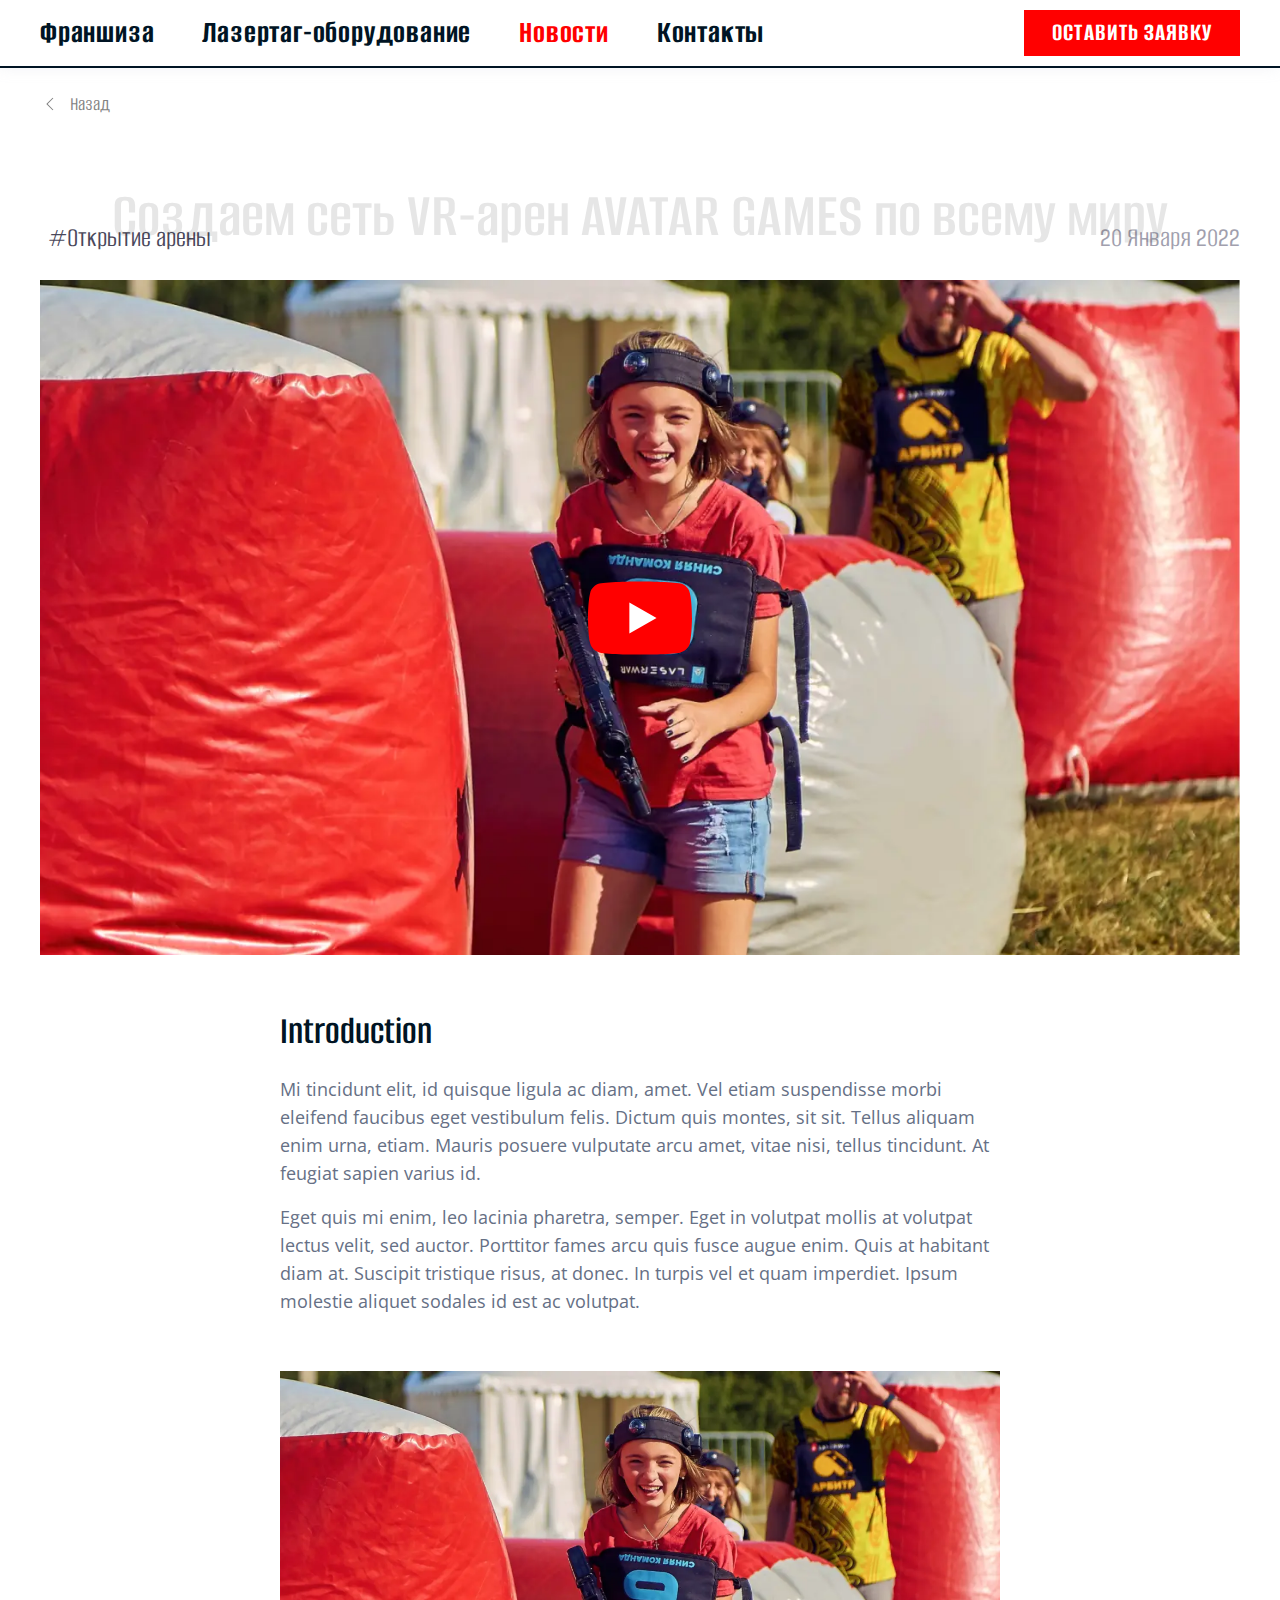
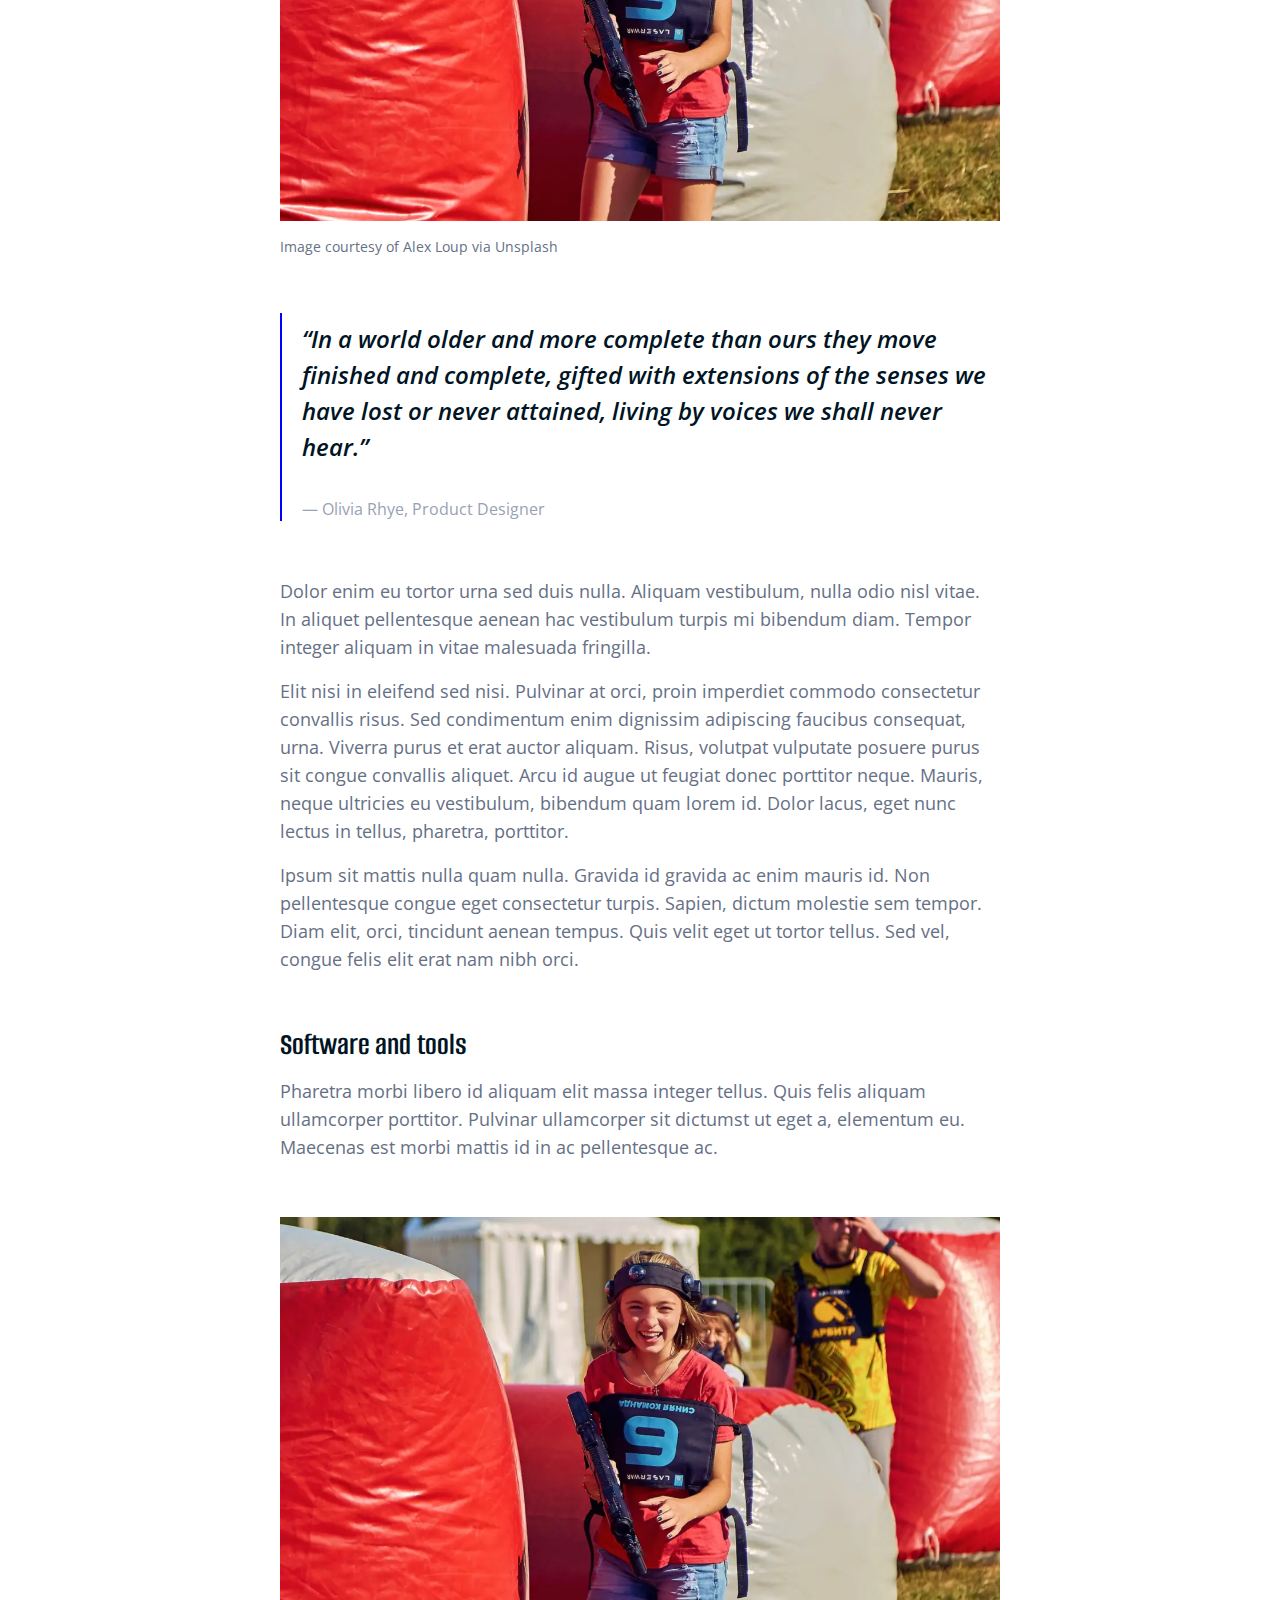
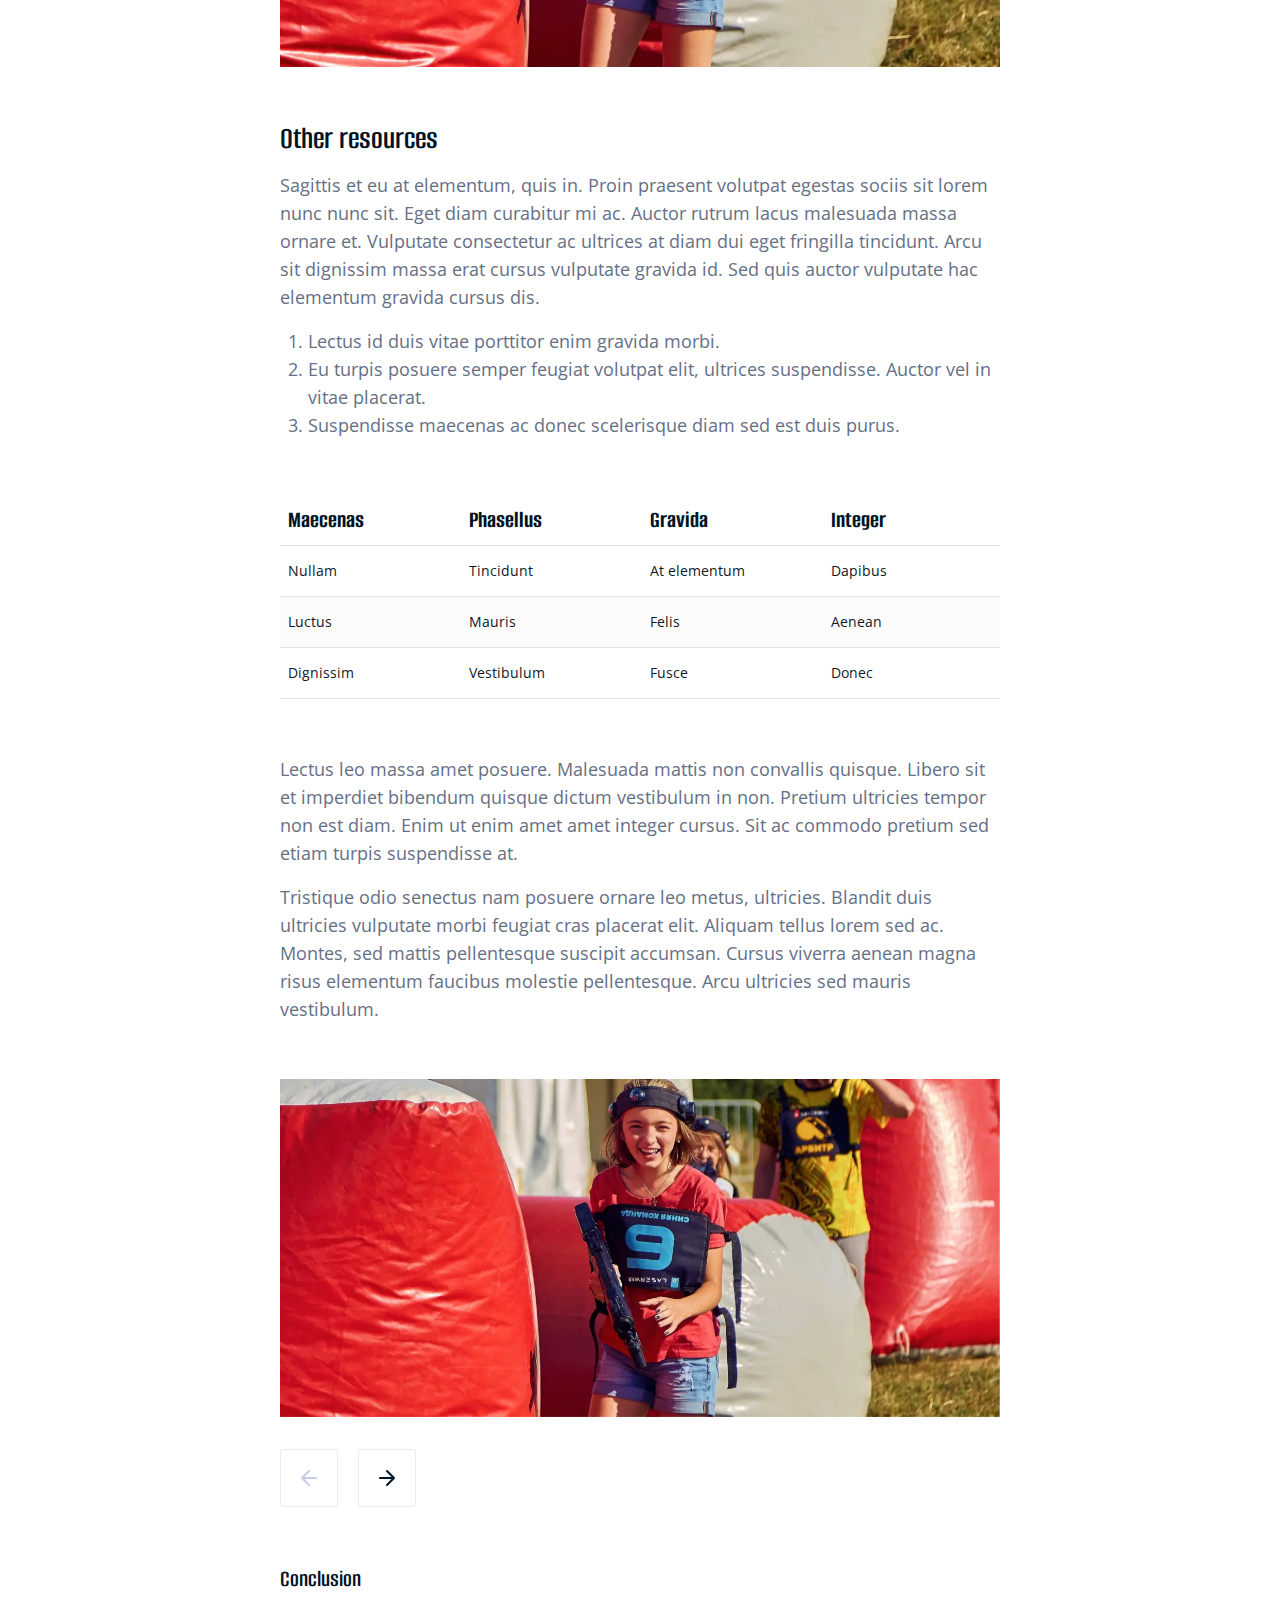
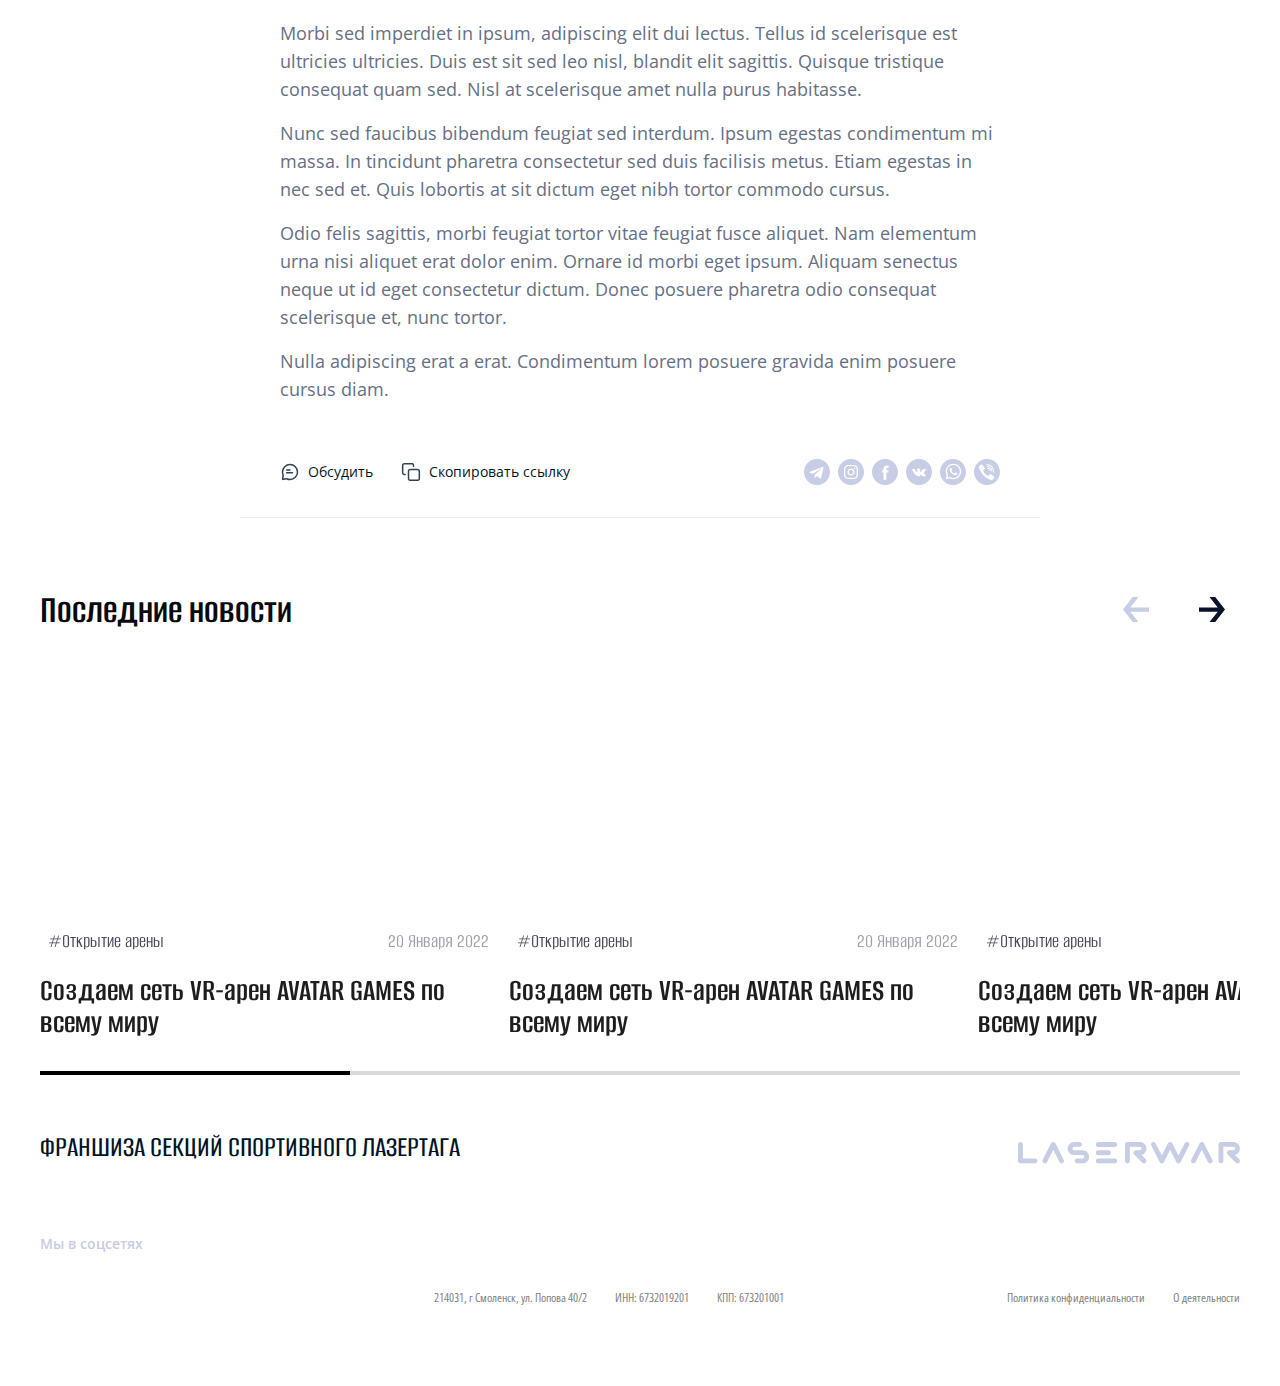
<file: news/article/index.html>
<!DOCTYPE html>
<html lang="ru">
<head>
    <meta charset="UTF-8" />
    <meta name="viewport" content="width=device-width, initial-scale=1.0" />

    <link
            rel="icon"
            type="image/png"
            sizes="16x16"
            href="/assets/favicon-258083b6.ico"
    />
    <title>Laserwar SPORT | Новости</title>
  <script type="module" crossorigin src="/assets/js/article-511a6f28.js"></script>
  <link rel="modulepreload" crossorigin href="/assets/js/navigation-d06a8d2c.js">
  <link rel="modulepreload" crossorigin href="/assets/js/ScrollTrigger-1884d9d6.js">
  <link rel="stylesheet" href="/assets/css/navigation-d56df88d.css">
  <link rel="stylesheet" href="/assets/css/ScrollTrigger-3bd01523.css">
  <link rel="stylesheet" href="/assets/css/index-d3071f82.css">
</head>
<body>
<div class="page-wrapper article-page">
    <div class="page-content">
        <header class="bg-white py-2.5 xl:py-4">
    <div class="md:container">
        <!--    Mobile menu-->
        <nav class="relative z-50 px-5 flex justify-between md:hidden">
    <button class="js-burger-btn w-[50px] h-[46px] flex justify-center items-center">
        <span class="relative w-6 h-0.5 bg-dark before:absolute before:w-full before:h-0.5 before:bg-inherit before:-top-2 before:left-0 after:absolute after:w-full after:h-0.5 after:bg-inherit after:-bottom-2 after:left-0"></span>
    </button>

    <button data-role="open-order-form" class=" btn-header px-7 py-2.5 text-[20px] leading font-bold lg:text-[26px] lg:tracking-[1.04px] lg:py-2.5">Оставить заявку</button>

    <div class="js-menu-mobile absolute top-0 -translate-y-full left-0 h-screen w-full bg-white flex flex-col items-center justify-center transition-all duration-300">
        <button class="js-close-btn absolute top-5 right-5">
            <span>
                <svg xmlns="http://www.w3.org/2000/svg" width="32" height="32" viewBox="0 0 32 32" fill="none">
                <path d="M25 7L7 25" stroke="#0A0A0C" stroke-width="2" stroke-linecap="round" stroke-linejoin="round"/>
                <path d="M25 25L7 7" stroke="#0A0A0C" stroke-width="2" stroke-linecap="round" stroke-linejoin="round"/>
                </svg>
            </span>
        </button>
        <a href="/" class="w-[173px] h-[17px] inline-block sm:w-[218px] sm:h-[21px]">
    <svg xmlns="http://www.w3.org/2000/svg" viewBox="0 0 218 21" fill="none">
    <path d="M16.6263 16.2545H4.73792V2.37323C4.73792 1.74386 4.48836 1.13992 4.04409 0.694897C3.59982 0.249871 2.99726 0 2.36897 0C1.74067 0 1.13811 0.249871 0.693839 0.694897C0.24957 1.13992 8.52172e-06 1.74386 8.52172e-06 2.37323V18.6268C-0.000827361 18.9386 0.0598373 19.2477 0.178589 19.536C0.297341 19.8243 0.471847 20.0864 0.691987 20.307C0.912126 20.5275 1.17357 20.702 1.46136 20.8209C1.74915 20.9399 2.05757 21.0008 2.36891 21H16.6263C16.9378 21.0006 17.2463 20.9399 17.5343 20.8209C17.8223 20.702 18.084 20.5274 18.3045 20.307C18.525 20.0865 18.6999 19.8242 18.8192 19.536C18.9386 19.2478 19 18.9388 19 18.6268C19 18.3147 18.9386 18.0058 18.8192 17.7176C18.6999 17.4293 18.525 17.1679 18.3045 16.9475C18.084 16.7271 17.8223 16.5525 17.5343 16.4335C17.2463 16.3146 16.9378 16.2538 16.6263 16.2545Z" fill="#FF0000"/>
    <path d="M63.5635 8.12723H55.4363C55.2132 8.13542 54.991 8.09561 54.7847 8.01034C54.5784 7.92506 54.3928 7.79605 54.2406 7.63273C53.9241 7.31527 53.7463 6.88513 53.7462 6.43684C53.7461 5.98856 53.9236 5.55857 54.24 5.24095C54.3922 5.07747 54.5779 4.94878 54.7843 4.86335C54.9907 4.77793 55.2131 4.73744 55.4363 4.74553H60.6414C61.2707 4.74553 61.8743 4.49564 62.3193 4.05063C62.7643 3.60562 63.0142 3.00257 63.0142 2.37323C63.0142 1.74389 62.7643 1.13991 62.3193 0.694897C61.8743 0.249885 61.2707 0 60.6414 0H55.4363C53.7293 0 52.0922 0.67814 50.8852 1.88522C49.6781 3.0923 49 4.72977 49 6.43684C49 8.14392 49.6781 9.78046 50.8852 10.9875C52.0922 12.1946 53.7293 12.8728 55.4363 12.8728H63.5635C63.7862 12.8717 64.0069 12.9154 64.2129 12.9999C64.4189 13.0844 64.6062 13.2083 64.7641 13.3654C64.9219 13.5225 65.0472 13.709 65.1326 13.9146C65.2181 14.1203 65.262 14.3414 65.262 14.5641C65.262 14.7868 65.2181 15.007 65.1326 15.2126C65.0472 15.4182 64.9219 15.6047 64.7641 15.7618C64.6062 15.9189 64.4189 16.0438 64.2129 16.1283C64.0069 16.2128 63.7862 16.2555 63.5635 16.2545H58.3583C58.0463 16.2538 57.7372 16.3146 57.4487 16.4335C57.1603 16.5525 56.8981 16.7271 56.6773 16.9475C56.4564 17.1679 56.2812 17.4303 56.1617 17.7185C56.0421 18.0067 55.9806 18.3157 55.9806 18.6277C55.9806 18.9397 56.0421 19.2487 56.1617 19.5369C56.2812 19.8251 56.4564 20.0865 56.6773 20.307C56.8981 20.5274 57.1603 20.702 57.4487 20.8209C57.7372 20.9399 58.0463 21.0006 58.3583 21H63.5635C65.2706 21 66.9077 20.3219 68.1148 19.1148C69.3219 17.9077 70 16.2703 70 14.5632C70 12.856 69.3219 11.2196 68.1148 10.0125C66.9077 8.80534 65.2706 8.12724 63.5635 8.12723Z" fill="#FF0000"/>
    <path d="M124.112 1.88716C123.522 1.27996 122.815 0.799859 122.032 0.47545C121.25 0.151042 120.41 -0.0107229 119.563 0.000551278H107.373C107.061 -0.000202832 106.752 0.0606119 106.464 0.179566C106.176 0.29852 105.914 0.472979 105.693 0.693422C105.473 0.913864 105.298 1.17604 105.179 1.46421C105.06 1.75237 104.999 2.06144 105 2.37319V18.6227C104.999 18.9347 105.06 19.2443 105.179 19.5326C105.298 19.821 105.473 20.0826 105.693 20.3034C105.914 20.5242 106.176 20.6996 106.464 20.8191C106.752 20.9387 107.061 21 107.373 21C107.685 21 107.994 20.9387 108.282 20.8191C108.57 20.6996 108.832 20.5242 109.053 20.3034C109.273 20.0826 109.448 19.821 109.567 19.5326C109.686 19.2443 109.747 18.9347 109.746 18.6227V4.74491H119.563C120.012 4.74491 120.442 4.92326 120.759 5.24021C121.076 5.55716 121.254 5.98664 121.254 6.43488C121.254 6.88311 121.076 7.31353 120.759 7.63048C120.442 7.94742 120.012 8.12578 119.563 8.12578H115.989C115.47 8.1139 114.959 8.25901 114.523 8.54224C114.087 8.82548 113.747 9.23321 113.547 9.7128C113.358 10.1512 113.302 10.6358 113.384 11.106C113.467 11.5761 113.686 12.0117 114.014 12.3591L121.816 20.1587C121.877 20.2284 121.943 20.2946 122.013 20.3554C122.446 20.772 123.026 21.0014 123.627 20.9954C123.939 20.9962 124.248 20.9353 124.536 20.8163C124.824 20.6974 125.086 20.523 125.307 20.3025C125.527 20.082 125.702 19.82 125.821 19.5317C125.94 19.2435 126.001 18.9345 126 18.6227C126.003 18.0023 125.764 17.4059 125.333 16.9587L121.077 12.7023C122.189 12.4325 123.208 11.8715 124.031 11.0772C124.855 10.283 125.451 9.28445 125.76 8.18329C126.069 7.08213 126.08 5.91812 125.79 4.81169C125.5 3.70526 124.921 2.69578 124.112 1.88716Z" fill="#FF0000"/>
    <path d="M213.076 12.702C214.608 12.3304 215.95 11.4108 216.849 10.1169C217.747 8.823 218.141 7.24472 217.955 5.68039C217.768 4.11607 217.015 2.67363 215.837 1.62695C214.66 0.580275 213.139 0.00175446 211.564 7.62846e-06H199.373C199.061 -0.000784253 198.752 0.0600832 198.464 0.179027C198.176 0.297971 197.914 0.47244 197.693 0.692896C197.473 0.913352 197.298 1.17551 197.179 1.4637C197.06 1.75189 196.999 2.06094 197 2.37271V18.6227C196.999 18.9346 197.06 19.2442 197.179 19.5326C197.298 19.821 197.473 20.0826 197.693 20.3034C197.914 20.5242 198.176 20.6996 198.464 20.8191C198.752 20.9387 199.061 21 199.373 21C199.685 21 199.994 20.9387 200.282 20.8191C200.57 20.6996 200.832 20.5242 201.053 20.3034C201.273 20.0826 201.448 19.821 201.567 19.5326C201.686 19.2442 201.747 18.9346 201.746 18.6227V4.74448H211.564C212.012 4.74448 212.442 4.92284 212.759 5.2398C213.076 5.55676 213.254 5.98626 213.254 6.4345C213.254 6.88275 213.076 7.31317 212.759 7.63013C212.442 7.94709 212.012 8.12545 211.564 8.12545H207.989C207.47 8.11358 206.959 8.25786 206.523 8.54099C206.087 8.82413 205.747 9.23213 205.548 9.71158C205.358 10.15 205.301 10.6344 205.384 11.1048C205.467 11.5751 205.686 12.0115 206.014 12.3588L213.817 20.1596C213.878 20.2288 213.943 20.2938 214.012 20.3544C214.446 20.7713 215.025 21.0014 215.627 20.9954C215.939 20.9962 216.248 20.9353 216.536 20.8163C216.824 20.6974 217.086 20.523 217.307 20.3025C217.527 20.082 217.702 19.8199 217.821 19.5317C217.94 19.2434 218.001 18.9345 218 18.6227C218.003 18.002 217.763 17.4048 217.333 16.9577L213.076 12.702Z" fill="#FF0000"/>
    <path d="M78.4138 13H88.5958C89.2339 12.9987 89.8454 12.7344 90.2961 12.2657C90.7469 11.797 91 11.1617 91 10.4995C91 9.83732 90.7469 9.203 90.2961 8.73429C89.8454 8.26558 89.2339 8.00133 88.5958 8.00001H78.4138C78.0971 7.99935 77.7833 8.06362 77.4905 8.18896C77.1976 8.31431 76.9315 8.49816 76.7073 8.73037C76.4831 8.96259 76.3052 9.23835 76.1838 9.542C76.0625 9.84565 76 10.1708 76 10.4995C76 10.8282 76.0625 11.1543 76.1838 11.458C76.3052 11.7616 76.4831 12.0374 76.7073 12.2696C76.9315 12.5018 77.1976 12.6857 77.4905 12.811C77.7833 12.9364 78.0971 13.0007 78.4138 13Z" fill="#FF0000"/>
    <path d="M94.6057 5.00635e-06H78.3943C78.0801 -0.00065329 77.7689 0.0636156 77.4784 0.188961C77.188 0.314306 76.924 0.498155 76.7016 0.730374C76.4792 0.962592 76.3027 1.23835 76.1824 1.542C76.062 1.84565 76 2.17175 76 2.50049C76 2.82923 76.062 3.15435 76.1824 3.458C76.3027 3.76165 76.4792 4.03741 76.7016 4.26963C76.924 4.50184 77.188 4.68569 77.4784 4.81104C77.7689 4.93638 78.0801 5.00065 78.3943 5H94.6057C94.9199 5.00065 95.2311 4.93638 95.5216 4.81104C95.8121 4.68569 96.0761 4.50184 96.2985 4.26963C96.5209 4.03741 96.6973 3.76165 96.8177 3.458C96.9381 3.15435 97 2.82923 97 2.50049C97 2.17175 96.9381 1.84565 96.8177 1.542C96.6973 1.23835 96.5209 0.962592 96.2985 0.730374C96.0761 0.498155 95.8121 0.314306 95.5216 0.188961C95.2311 0.0636156 94.9199 -0.00065329 94.6057 5.00635e-06Z" fill="#FF0000"/>
    <path d="M94.6057 16H78.3943C78.0801 15.9993 77.7689 16.0636 77.4784 16.189C77.188 16.3143 76.924 16.4982 76.7016 16.7304C76.4792 16.9626 76.3027 17.2384 76.1824 17.542C76.062 17.8457 76 18.1708 76 18.4995C76 18.8282 76.062 19.1543 76.1824 19.458C76.3027 19.7616 76.4792 20.0374 76.7016 20.2696C76.924 20.5018 77.188 20.6857 77.4784 20.811C77.7689 20.9364 78.0801 21.0007 78.3943 21H94.6057C94.9199 21.0007 95.2311 20.9364 95.5216 20.811C95.8121 20.6857 96.0761 20.5018 96.2985 20.2696C96.5209 20.0374 96.6973 19.7616 96.8177 19.458C96.9381 19.1543 97 18.8282 97 18.4995C97 18.1708 96.9381 17.8457 96.8177 17.542C96.6973 17.2384 96.5209 16.9626 96.2985 16.7304C96.0761 16.4982 95.8121 16.3143 95.5216 16.189C95.2311 16.0636 94.9199 15.9993 94.6057 16Z" fill="#FF0000"/>
    <path d="M36.6187 1.30554C36.426 0.91713 36.1306 0.590631 35.7649 0.360277C35.3992 0.129923 34.9775 0.00472254 34.5461 0H34.5105H34.4683C34.0347 0.0029399 33.6104 0.126076 33.2422 0.356563C32.8741 0.58705 32.5764 0.915448 32.3822 1.30554L24.2515 17.5579C23.9704 18.1205 23.9229 18.7726 24.1193 19.3704C24.3157 19.9683 24.74 20.4634 25.299 20.7466C25.8579 21.0297 26.5057 21.0776 27.0999 20.8803C27.6941 20.683 28.1862 20.2567 28.4679 19.6945L34.5005 7.63638L40.533 19.6945C40.8151 20.2561 41.3071 20.6815 41.9011 20.8784C42.495 21.0753 43.1424 21.0276 43.7009 20.7447C44.2595 20.4618 44.6837 19.9668 44.8803 19.3695C45.0769 18.7722 45.0299 18.1204 44.7496 17.5579L36.6187 1.30554Z" fill="#FF0000"/>
    <path d="M182.709 1.51118C182.535 1.06694 182.233 0.685667 181.841 0.416108C181.45 0.14655 180.986 0.00158053 180.511 0H180.494C180.018 0.000373325 179.553 0.144606 179.161 0.414251C178.768 0.683896 178.465 1.06601 178.291 1.51118L170.249 17.5639C169.969 18.1264 169.923 18.7766 170.121 19.3732C170.318 19.9698 170.743 20.4633 171.301 20.746C171.86 21.0286 172.508 21.0777 173.102 20.8816C173.697 20.6854 174.19 20.2597 174.473 19.6992L180.5 7.67107L186.527 19.6992C186.81 20.2597 187.303 20.6854 187.898 20.8816C188.492 21.0777 189.14 21.0286 189.699 20.746C190.257 20.4633 190.682 19.9698 190.879 19.3732C191.077 18.7766 191.031 18.1264 190.751 17.5639L182.709 1.51118Z" fill="#FF0000"/>
    <path d="M166.675 0.25535L166.672 0.253493C166.102 -0.028726 165.442 -0.0766476 164.836 0.120711C164.23 0.31807 163.728 0.743876 163.441 1.30554L157.291 13.3534L151.246 1.51074C151.07 1.06658 150.762 0.685453 150.363 0.415989C149.964 0.146524 149.492 0.00144101 149.008 0H148.99C148.506 0.000516237 148.033 0.144589 147.632 0.414132C147.232 0.683675 146.924 1.0658 146.747 1.51074L140.705 13.3488L134.558 1.30554C134.27 0.743859 133.768 0.318604 133.162 0.12164C132.556 -0.0753246 131.895 -0.0275734 131.326 0.25535C130.756 0.538274 130.323 1.03316 130.122 1.63053C129.921 2.2279 129.97 2.87869 130.256 3.44119L138.552 19.6945C138.743 20.0653 139.029 20.3798 139.382 20.6082C139.734 20.8365 140.141 20.9706 140.562 20.9963C140.593 20.998 140.624 20.9996 140.646 21H140.69H140.755C140.786 20.9996 140.817 20.9979 140.864 20.9954C141.282 20.9677 141.686 20.8335 142.036 20.6054C142.385 20.3772 142.669 20.0633 142.858 19.6945L148.997 7.66886L155.135 19.6945C155.331 20.0813 155.632 20.4067 156.003 20.6369C156.375 20.8672 156.803 20.9931 157.242 21H157.304H157.336C157.776 20.9936 158.205 20.8681 158.577 20.6379C158.949 20.4076 159.25 20.0817 159.447 19.6945L167.743 3.44212C167.885 3.16376 167.97 2.86059 167.993 2.54979C168.017 2.23899 167.978 1.92644 167.878 1.63053C167.779 1.33461 167.622 1.06052 167.416 0.824549C167.209 0.588579 166.958 0.39544 166.675 0.25535Z" fill="#FF0000"/>
</svg>
</a>
        <ul class="flex flex-col gap-8 items-center max-w-[270px] mx-auto mt-20 sm:mt-24 sm:max-w-full">
            <li class="text-[40px] font-bold tracking-[.8px] text-center sm:text-5xl md:text-[32px] lg:leading-[30px]">
    <a href="#!" target="{=$target}" class="js-menu-link leading md:hover:text-darkBlue transition-all">Франшиза</a>
</li>
            <li class="text-[40px] font-bold tracking-[.8px] text-center sm:text-5xl md:text-[32px] lg:leading-[30px]">
    <a href="#!" target="{=$target}" class="js-menu-link leading md:hover:text-darkBlue transition-all">Лазертаг-оборудование</a>
</li>
            <li class="text-[40px] font-bold tracking-[.8px] text-center sm:text-5xl md:text-[32px] lg:leading-[30px]">
    <a href="/news/" target="{=$target}" class="js-menu-link leading md:hover:text-darkBlue transition-all">Новости</a>
</li>
            <li class="text-[40px] font-bold tracking-[.8px] text-center sm:text-5xl md:text-[32px] lg:leading-[30px]">
    <a href="#!" target="{=$target}" class="js-menu-link leading md:hover:text-darkBlue transition-all">Контакты</a>
</li>
        </ul>
        <button data-role="open-order-form" class="mt-24 sm:mt-20 btn-header px-7 py-2.5 text-[20px] leading font-bold lg:text-[26px] lg:tracking-[1.04px] lg:py-2.5">Оставить заявку</button>
    </div>

</nav>

        <!--    Desktop menu-->
        <nav class="hidden md:flex sticky justify-between">

    <ul class="flex gap-8 items-center lg:gap-x-12">
        <li class="text-[40px] font-bold tracking-[.8px] text-center sm:text-5xl md:text-[32px] lg:leading-[30px]">
    <a href="#!" target="_parent" class="js-menu-link leading md:hover:text-darkBlue transition-all">Франшиза</a>
</li>
        <li class="text-[40px] font-bold tracking-[.8px] text-center sm:text-5xl md:text-[32px] lg:leading-[30px]">
    <a href="https://laserwar.ru/shop/" target="_blank" class="js-menu-link leading md:hover:text-darkBlue transition-all">Лазертаг-оборудование</a>
</li>
        <li class="text-[40px] font-bold tracking-[.8px] text-center sm:text-5xl md:text-[32px] lg:leading-[30px]">
    <a href="/news/" target="_parent" class="js-menu-link leading md:hover:text-darkBlue transition-all">Новости</a>
</li>
        <li class="text-[40px] font-bold tracking-[.8px] text-center sm:text-5xl md:text-[32px] lg:leading-[30px]">
    <a href="#contacts" target="_parent" class="js-menu-link leading md:hover:text-darkBlue transition-all">Контакты</a>
</li>
    </ul>
    <button data-role="open-order-form" class=" btn-header px-7 py-2.5 text-[20px] leading font-bold lg:text-[26px] lg:tracking-[1.04px] lg:py-2.5">Оставить заявку</button>
</nav>
    </div>

</header>
        <main>
    <!--    Breadcrumbs-->
    <section class="container py-5">
    <div class=" text-[#828282] font-alumni text-xl leading-[160%]">
        <a href="/news/" class="group flex gap-2.5 items-center hover:text-[#0000FF] w-max">
            <span class="shrink-0">
                <svg xmlns="http://www.w3.org/2000/svg" width="20" height="20" viewBox="0 0 20 20" fill="none">
                    <path class="group-hover:fill-[#0000FF]" fill-rule="evenodd" clip-rule="evenodd" d="M7.70718 10L13.3536 4.35359L12.6465 3.64648L6.29297 10L12.6465 16.3536L13.3536 15.6465L7.70718 10Z" fill="#828282"/>
                </svg>
            </span>
            <span>Назад</span>
        </a>
    </div>
</section>

    <section>
    <div class="container">
        <div class="flex flex-col sm:flex-col-reverse gap-2.5 md:gap-5">
            <div class="flex justify-between ">
                <p class="text-[#4A485B] text-xl pl-2 md:text-[28px]">
                    #<span>Открытие арены</span>
                </p>

                <time datetime="2022-01-20" class="text-xl text-[#A19FAE] md:text-[28px]">20 Января 2022</time>
            </div>
            <h1 class="animate-title_article-page text-[40px] font-semibold leading text-[#1D1D1F] sm:text-5xl sm:text-center md:text-[64px]">Создаем сеть VR-арен AVATAR GAMES по всему миру</h1>
        </div>

        <div class="relative mt-2.5 mb-5 h-[179px] sm:h-[338px] sm:mt-7 sm:mb-14 md:h-[554px] lg:w-full lg:h-[675px] xl:h-[787px] overflow-hidden">
            <picture>
                <img src="/assets/images/video_bg-35bf3b6c.webp" alt="img" loading="lazy" class="h-full w-full object-center object-cover">
            </picture>

            <button type="button" class="absolute top-1/2 left-1/2 -translate-x-1/2 -translate-y-1/2 w-[75px] h-[75px] sm:w-[100px] sm:h-[100px] md:w-[130px] md:h-[130px]" >
                <img src="/assets/youtube-9c738176.svg" alt="youtube" loading="lazy" class="w-full h-full">
            </button>
        </div>



    </div>
</section>

    <div class="md:max-w-[800px] lg:mx-auto">
        <section class="mb-12 sm:mb-14">
    <div class="container">
        <h2 class="text-[40px] text-[#001424] font-semibold leading mb-6">Introduction</h2>
        <div class="flex flex-col gap-4 font-open text-[#667085] text-lg">
            <p>Mi tincidunt elit, id quisque ligula ac diam, amet. Vel etiam suspendisse morbi eleifend faucibus eget vestibulum felis. Dictum quis montes, sit sit. Tellus aliquam enim urna, etiam. Mauris posuere vulputate arcu amet, vitae nisi, tellus tincidunt. At feugiat sapien varius id.</p>

            <p> Eget quis mi enim, leo lacinia pharetra, semper. Eget in volutpat mollis at volutpat lectus velit, sed auctor. Porttitor fames arcu quis fusce augue enim. Quis at habitant diam at. Suscipit tristique risus, at donec. In turpis vel et quam imperdiet. Ipsum molestie aliquet sodales id est ac volutpat. </p>
        </div>

    </div>

</section>

        <section class="mb-12 sm:mb-14">
    <div class="container">
        <figure >
            <img src="/assets/images/video_bg-35bf3b6c.webp" alt="Image courtesy of Alex Loup via Unsplash" loading="lazy" class="h-[179px]  w-full object-cover object-center sm:h-[338px] md:h-[450px]">
            <figcaption class="mt-4 text-sm font-open text-[#667085]" >Image courtesy of Alex Loup via Unsplash</figcaption>
        </figure>
    </div>
</section>

        <section class="mb-12 sm:mb-14">
    <div class="container">
        <blockquote class="border-l-2 border-l-[#00F] pl-5 pt-2">
            <p class="text-2xl font-open italic font-semibold leading-[150%] text-[#001424]">
                “In a world older and more complete than ours they move finished and complete, gifted with extensions of the senses we have lost or never attained, living by voices we shall never hear.”
            </p>
            <cite class="block mt-8 text-[#98A2B3] font-open leading-[150%] not-italic">— Olivia Rhye, Product Designer</cite>
        </blockquote>

    </div>
</section>

        <section class="mb-12 sm:mb-14">
    <div class="container flex flex-col gap-4 text-lg text-[#667085] font-open">
        <p>Dolor enim eu tortor urna sed duis nulla. Aliquam vestibulum, nulla odio nisl vitae. In aliquet pellentesque aenean hac vestibulum turpis mi bibendum diam. Tempor integer aliquam in vitae malesuada fringilla.</p>

            <p>Elit nisi in eleifend sed nisi. Pulvinar at orci, proin imperdiet commodo consectetur convallis risus. Sed condimentum enim dignissim adipiscing faucibus consequat, urna. Viverra purus et erat auctor aliquam. Risus, volutpat vulputate posuere purus sit congue convallis aliquet. Arcu id augue ut feugiat donec porttitor neque. Mauris, neque ultricies eu vestibulum, bibendum quam lorem id. Dolor lacus, eget nunc lectus in tellus, pharetra, porttitor.</p>

           <p>Ipsum sit mattis nulla quam nulla. Gravida id gravida ac enim mauris id. Non pellentesque congue eget consectetur turpis. Sapien, dictum molestie sem tempor. Diam elit, orci, tincidunt aenean tempus. Quis velit eget ut tortor tellus. Sed vel, congue felis elit erat nam nibh orci.</p>
    </div>
</section>

        <section class="mb-12 sm:mb-14">
    <div class="container">
        <h3 class="text-[32px] text-[#001424] font-semibold leading mb-4">Software and tools</h3>
        <p class="text-[#667085] font-open text-lg">
            Pharetra morbi libero id aliquam elit massa integer tellus. Quis felis aliquam ullamcorper porttitor. Pulvinar ullamcorper sit dictumst ut eget a, elementum eu. Maecenas est morbi mattis id in ac pellentesque ac.
        </p>
    </div>
</section>

        <section class="mb-12 sm:mb-14">
    <div class="container">
        <picture>
            <img src="/assets/images/video_bg-35bf3b6c.webp" alt="img" loading="lazy" class="h-[179px]  w-full object-cover object-center sm:h-[338px] md:h-[450px]">
        </picture>
    </div>

</section>

        <section class="mb-12 sm:mb-14">
    <div class="container">
        <h3 class="text-[32px] text-[#001424] font-semibold leading mb-4">Other resources</h3>
        <p class="text-lg text-[#667085] font-open mb-4">
            Sagittis et eu at elementum, quis in. Proin praesent volutpat egestas sociis sit lorem nunc nunc sit. Eget diam curabitur mi ac. Auctor rutrum lacus malesuada massa ornare et. Vulputate consectetur ac ultrices at diam dui eget fringilla tincidunt. Arcu sit dignissim massa erat cursus vulputate gravida id. Sed quis auctor vulputate hac elementum gravida cursus dis.
        </p>


            <ol class="list-decimal_article-page text-lg text-[#667085] font-open pl-2 ">
                <li>
    Lectus id duis vitae porttitor enim gravida morbi.
</li>

                <li>
    Eu turpis posuere semper feugiat volutpat elit, ultrices suspendisse. Auctor vel in vitae placerat.
</li>

                <li>
    Suspendisse maecenas ac donec scelerisque diam sed est duis purus.
</li>

            </ol>


    </div>
</section>

        <section class="mb-12 sm:mb-14">
    <div class="container overflow-auto">
        <table class="table_article-page w-[800px] md:w-full">
            <thead>
                <tr>
                    <th>Maecenas</th>
                    <th>Phasellus</th>
                    <th>Gravida</th>
                    <th>Integer</th>
                </tr>
            </thead>
            <tbody>
                <tr>
                    <td>Nullam</td>
                    <td>Tincidunt</td>
                    <td>At elementum</td>
                    <td>Dapibus</td>
                </tr>
                <tr>
                    <td>Luctus</td>
                    <td>Mauris</td>
                    <td>Felis</td>
                    <td>Aenean</td>
                </tr>
                <tr>
                    <td>Dignissim</td>
                    <td>Vestibulum</td>
                    <td>Fusce</td>
                    <td>Donec</td>
                </tr>
            </tbody>

        </table>
    </div>
</section>

        <section class="mb-12 sm:mb-14">
    <div class="container flex flex-col gap-4 text-lg text-[#667085] font-open">
        <p>Lectus leo massa amet posuere. Malesuada mattis non convallis quisque. Libero sit et imperdiet bibendum quisque dictum vestibulum in non. Pretium ultricies tempor non est diam. Enim ut enim amet amet integer cursus. Sit ac commodo pretium sed etiam turpis suspendisse at.</p>

        <p>Tristique odio senectus nam posuere ornare leo metus, ultricies. Blandit duis ultricies vulputate morbi feugiat cras placerat elit. Aliquam tellus lorem sed ac. Montes, sed mattis pellentesque suscipit accumsan. Cursus viverra aenean magna risus elementum faucibus molestie pellentesque. Arcu ultricies sed mauris vestibulum.</p>

    </div>
</section>

        <section class="mb-12 sm:mb-14">
    <div class="container">
        <div class="swiper content-slider_article-page">
            <div class="swiper-wrapper">
                <div class="swiper-slide">
                    <div class="h-[179px] w-full sm:h-[338px]">
    <picture>
        <img src="/assets/images/video_bg-35bf3b6c.webp" alt="img" loading="lazy" class="h-full w-full object-center object-cover">
    </picture>
</div>
                </div>
                <div class="swiper-slide">
                    <div class="h-[179px] w-full sm:h-[338px]">
    <picture>
        <img src="/assets/images/video_bg-35bf3b6c.webp" alt="img" loading="lazy" class="h-full w-full object-center object-cover">
    </picture>
</div>
                </div>
                <div class="swiper-slide">
                    <div class="h-[179px] w-full sm:h-[338px]">
    <picture>
        <img src="/assets/images/video_bg-35bf3b6c.webp" alt="img" loading="lazy" class="h-full w-full object-center object-cover">
    </picture>
</div>
                </div>
            </div>
        </div>
        <div class="flex gap-5 mt-8">
            <button type="button" class="content-slider_button-prev transition-all p-4 border rounded-[2px] border-[#EAECF0]">
                <svg xmlns="http://www.w3.org/2000/svg" width="24" height="24" viewBox="0 0 24 24" fill="none">
                    <path d="M19 12H5M5 12L12 19M5 12L12 5" stroke="#001424" stroke-width="2" stroke-linecap="round" stroke-linejoin="round"/>
                </svg>
            </button>
            <button type="button" class="content-slider_button-next transition-all p-4 border rounded-[2px] border-[#EAECF0]">
                <svg xmlns="http://www.w3.org/2000/svg" width="24" height="24" viewBox="0 0 24 24" fill="none">
                    <path d="M5 12H19M19 12L12 5M19 12L12 19" stroke="#001424" stroke-width="2" stroke-linecap="round" stroke-linejoin="round"/>
                </svg>
            </button>
        </div>
    </div>
</section>

        <section class="mb-12 sm:mb-14">
    <div class="container">
        <h4 class="text-2xl font-semibold text-[#001424] mb-6">Conclusion</h4>
        <div class="flex flex-col gap-4 text-lg text-[#667085] font-open">
            <p>Morbi sed imperdiet in ipsum, adipiscing elit dui lectus. Tellus id scelerisque est ultricies ultricies. Duis est sit sed leo nisl, blandit elit sagittis. Quisque tristique consequat quam sed. Nisl at scelerisque amet nulla purus habitasse.</p>

            <p>Nunc sed faucibus bibendum feugiat sed interdum. Ipsum egestas condimentum mi massa. In tincidunt pharetra consectetur sed duis facilisis metus. Etiam egestas in nec sed et. Quis lobortis at sit dictum eget nibh tortor commodo cursus.</p>

            <p> Odio felis sagittis, morbi feugiat tortor vitae feugiat fusce aliquet. Nam elementum urna nisi aliquet erat dolor enim. Ornare id morbi eget ipsum. Aliquam senectus neque ut id eget consectetur dictum. Donec posuere pharetra odio consequat scelerisque et, nunc tortor.</p>

            <p> Nulla adipiscing erat a erat. Condimentum lorem posuere gravida enim posuere cursus diam.</p>

        </div>
    </div>
</section>

        <section class=" mb-5 sm:mb-14 lg:mb-16">
    <div class="container pb-8 border-b border-b-[#EAECF0]">
        <div class="flex flex-col gap-5 sm:justify-between sm:items-center sm:flex-row ">
            <div class="flex justify-between gap-7">
                <button type="button"  class="group flex gap-2 items-center text-sm font-open hover:text-[#0000FF]">
                <span>
                    <svg xmlns="http://www.w3.org/2000/svg" width="20" height="20" viewBox="0 0 20 20" fill="none">
                        <path class="group-hover:stroke-[#0000FF]" d="M6.66667 7.91667H10M6.66667 10.8333H12.5M10 17.5C14.1421 17.5 17.5 14.1421 17.5 10C17.5 5.85786 14.1421 2.5 10 2.5C5.85786 2.5 2.5 5.85786 2.5 10C2.5 10.9976 2.69478 11.9497 3.04839 12.8204C3.11606 12.9871 3.1499 13.0704 3.165 13.1377C3.17976 13.2036 3.18516 13.2524 3.18517 13.3199C3.18518 13.3889 3.17265 13.4641 3.14759 13.6145L2.65344 16.5794C2.60169 16.8898 2.57582 17.0451 2.62397 17.1573C2.66611 17.2556 2.7444 17.3339 2.84265 17.376C2.95491 17.4242 3.11015 17.3983 3.42063 17.3466L6.38554 16.8524C6.53591 16.8273 6.61109 16.8148 6.68011 16.8148C6.74763 16.8148 6.79638 16.8202 6.86227 16.835C6.92962 16.8501 7.01294 16.8839 7.17958 16.9516C8.05025 17.3052 9.00238 17.5 10 17.5Z" stroke="#344054" stroke-width="1.5" stroke-linecap="round" stroke-linejoin="round"/>
                    </svg>
                </span>
                    <span>Обсудить</span>
                </button>

                <button type="button"  data-copy-link="!#" class="group flex gap-2 items-center text-sm font-open hover:text-[#0000FF]">
                    <svg xmlns="http://www.w3.org/2000/svg" width="20" height="20" viewBox="0 0 20 20" fill="none">
                        <g clip-path="url(#clip0_1158_7940)">
                            <path class="group-hover:stroke-[#0000FF]" d="M4.1665 12.5003C3.38993 12.5003 3.00165 12.5003 2.69536 12.3735C2.28698 12.2043 1.96253 11.8798 1.79337 11.4715C1.6665 11.1652 1.6665 10.7769 1.6665 10.0003V4.33366C1.6665 3.40024 1.6665 2.93353 1.84816 2.57701C2.00795 2.2634 2.26292 2.00844 2.57652 1.84865C2.93304 1.66699 3.39975 1.66699 4.33317 1.66699H9.99984C10.7764 1.66699 11.1647 1.66699 11.471 1.79386C11.8794 1.96302 12.2038 2.28747 12.373 2.69585C12.4998 3.00214 12.4998 3.39042 12.4998 4.16699M10.1665 18.3337H15.6665C16.5999 18.3337 17.0666 18.3337 17.4232 18.152C17.7368 17.9922 17.9917 17.7372 18.1515 17.4236C18.3332 17.0671 18.3332 16.6004 18.3332 15.667V10.167C18.3332 9.23357 18.3332 8.76686 18.1515 8.41034C17.9917 8.09674 17.7368 7.84177 17.4232 7.68198C17.0666 7.50033 16.5999 7.50033 15.6665 7.50033H10.1665C9.23308 7.50033 8.76637 7.50033 8.40985 7.68198C8.09625 7.84177 7.84128 8.09674 7.68149 8.41034C7.49984 8.76686 7.49984 9.23357 7.49984 10.167V15.667C7.49984 16.6004 7.49984 17.0671 7.68149 17.4236C7.84128 17.7372 8.09625 17.9922 8.40985 18.152C8.76637 18.3337 9.23308 18.3337 10.1665 18.3337Z" stroke="#344054" stroke-width="1.5" stroke-linecap="round" stroke-linejoin="round"/>
                        </g>
                        <defs>
                            <clipPath id="clip0_1158_7940">
                                <rect width="20" height="20" fill="white"/>
                            </clipPath>
                        </defs>
                    </svg>
                    <span>Скопировать ссылку</span>
                </button>
            </div>
            <ul class="flex gap-2">
                <li class="social-link_article-page w-[26px] h-[26px] rounded-full">
    <a href="!#" class="link telegram block w-full h-full"></a>
</li>

                <li class="social-link_article-page w-[26px] h-[26px] rounded-full">
    <a href="!#" class="link instagram block w-full h-full"></a>
</li>

                <li class="social-link_article-page w-[26px] h-[26px] rounded-full">
    <a href="!#" class="link facebook block w-full h-full"></a>
</li>

                <li class="social-link_article-page w-[26px] h-[26px] rounded-full">
    <a href="!#" class="link vk block w-full h-full"></a>
</li>

                <li class="social-link_article-page w-[26px] h-[26px] rounded-full">
    <a href="!#" class="link whatsapp block w-full h-full"></a>
</li>

                <li class="social-link_article-page w-[26px] h-[26px] rounded-full">
    <a href="!#" class="link viber block w-full h-full"></a>
</li>
            </ul>
        </div>

    </div>
</section>
    </div>



    <section>
    <div class="container">
        <div class="sm:flex sm:justify-between sm:items-center">
            <h2 class="text-[40px] leading-[120%] font-semibold text-[#0A0A0C]">Последние новости</h2>
            <div class="hidden sm:flex gap-5 items-center">
                <button type="button" class="news-page-slider_button-prev">
                    <span>
                        <svg width="56" height="56" viewBox="0 0 56 56" fill="none" xmlns="http://www.w3.org/2000/svg">
                            <path class="transition-all" d="M30.4853 15H24.75L15 27.406L24.75 40H30.4853L22.2647 29.6617H41V25.5263H22.2647L30.4853 15Z" fill="#0B1328"/>
                        </svg>

                    </span>
                </button>
                <button type="button" class="news-page-slider_button-next">
                    <span>
                        <svg width="56" height="56" viewBox="0 0 56 56" fill="none" xmlns="http://www.w3.org/2000/svg">
                            <path class="transition-all" d="M25.5147 15H31.25L41 27.406L31.25 40H25.5147L33.7353 29.6617H15V25.5263H33.7353L25.5147 15Z" fill="#0B1328"/>
                        </svg>
                    </span>
                </button>
            </div>
        </div>

        <div class="swiper mt-6 news-page-slider sm:mt-5">
            <div class="swiper-wrapper">
                <div class="swiper-slide">
                    <a href="/news/article/" class="block group">
    <div class="h-[168px] sm:h-[255px] overflow-hidden">
        <img src="/assets/images/slide-img-6ee6c99f.webp" alt="img" loading="lazy" class=" h-full w-full object-cover object-center transition-all group-hover:scale-110">
    </div>

    <div class="flex justify-between mt-3.5">
        <p class="text-[#4A485B] text-xl pl-2">
            #<span>Открытие арены</span>
        </p>

        <time datetime="2022-01-20" class="text-xl text-[#A19FAE]">20 Января 2022</time>
    </div>

    <h3 class="text-[#1D1D1F] text-2xl font-semibold leading max-w-[260px] mt-5 sm:text-[32px] sm:max-w-full">Создаем сеть VR-арен AVATAR GAMES по всему миру</h3>
</a>
                </div>

                <div class="swiper-slide">
                    <a href="/news/article/" class="block group">
    <div class="h-[168px] sm:h-[255px] overflow-hidden">
        <img src="/assets/images/slide-img-6ee6c99f.webp" alt="img" loading="lazy" class=" h-full w-full object-cover object-center transition-all group-hover:scale-110">
    </div>

    <div class="flex justify-between mt-3.5">
        <p class="text-[#4A485B] text-xl pl-2">
            #<span>Открытие арены</span>
        </p>

        <time datetime="2022-01-20" class="text-xl text-[#A19FAE]">20 Января 2022</time>
    </div>

    <h3 class="text-[#1D1D1F] text-2xl font-semibold leading max-w-[260px] mt-5 sm:text-[32px] sm:max-w-full">Создаем сеть VR-арен AVATAR GAMES по всему миру</h3>
</a>
                </div>

                <div class="swiper-slide">
                    <a href="/news/article/" class="block group">
    <div class="h-[168px] sm:h-[255px] overflow-hidden">
        <img src="/assets/images/slide-img-6ee6c99f.webp" alt="img" loading="lazy" class=" h-full w-full object-cover object-center transition-all group-hover:scale-110">
    </div>

    <div class="flex justify-between mt-3.5">
        <p class="text-[#4A485B] text-xl pl-2">
            #<span>Открытие арены</span>
        </p>

        <time datetime="2022-01-20" class="text-xl text-[#A19FAE]">20 Января 2022</time>
    </div>

    <h3 class="text-[#1D1D1F] text-2xl font-semibold leading max-w-[260px] mt-5 sm:text-[32px] sm:max-w-full">Создаем сеть VR-арен AVATAR GAMES по всему миру</h3>
</a>
                </div>
            </div>
        </div>

        <div class="news-page-slider_scrollbar mt-8"></div>
    </div>

</section>

</main>
    </div>
    <footer class="pt-14 pb-7 lg:pb-20">
    <div id="contacts" class="lg:container flex flex-col items-center lg:flex-row lg:flex-wrap lg:justify-between lg:items-end">
        <h2 class="text-center text-3xl font-medium uppercase max-w-[266px] mx-auto leading-[110%] sm:max-w-full lg:order-1 lg:shrink-1 lg:mx-0 lg:mr-auto lg:w-[50%] lg:text-left">Франшиза секций спортивного лазертага</h2>
        <div class="mt-10 lg:order-3 lg:mt-[70px] ">
            <p class="text-[#C6CDE4] text-sm font-semibold text-center mb-5 font-open lg:text-left">Мы в соцсетях</p>
            <ul class="flex justify-center gap-3.5 mb-12 sm:mb-14 lg:mb-0">
                <li class="w-8 h-8 rounded-full transition-all hover:scale-110">
                    <a href="!#">
                        <img src="/assets/icon-vk-3f7064c1.svg" alt="img" loading="lazy">
                    </a>
                </li>

                <li class="w-8 h-8 rounded-full transition-all hover:scale-110">
                    <a href="!#">
                        <img src="/assets/icon-youtube-b44d5be9.svg" alt="img" loading="lazy">
                    </a>
                </li>

                <li class="w-8 h-8 rounded-full transition-all hover:scale-110">
                    <a href="!#">
                        <img src="/assets/icon-instagram-c5977e22.svg" alt="img" loading="lazy">
                    </a>
                </li>

                <li class="w-8 h-8 rounded-full transition-all hover:scale-110">
                    <a href="!#">
                        <img src="/assets/icon-facebook-9573dc7c.svg" alt="img" loading="lazy">
                    </a>
                </li>
            </ul>

        </div>
        <div class="text-[#828282] text-xs font-openCondensed flex flex-col text-center gap-2.5 mb-8 sm:flex-row sm:gap-7 sm:justify-center md:text-sm lg:order-5 lg:mb-0 lg:text-xs">
            <a href="!#" class="hover:underline">Политика конфиденциальности</a>
            <a href="!#" class="hover:underline">О деятельности</a>
        </div>

        <div class="text-[#828282] text-xs font-openCondensed flex flex-col text-center gap-2.5 sm:flex-row sm:gap-7 sm:justify-center md:text-sm lg:order-4 lg:text-xs">
            <address>214031, г Смоленск, ул. Попова 40/2</address>
            <p>ИНН: 6732019201</p>
            <p>КПП: 673201001</p>
        </div>
        <a href="/" class="footer-logo_new-page w-max mx-auto inline-block mt-12 lg:order-2 lg:mr-0 lg:ml-auto lg:mt-0 lg:w-[50%]">
    <svg class="w-[111px] lg:ml-auto lg:w-[222px]" xmlns="http://www.w3.org/2000/svg" viewBox="0 0 223 22" fill="none">
        <path d="M17.0817 16.5888H4.8677V2.42204C4.8677 1.77973 4.6113 1.16337 4.15486 0.70919C3.69842 0.255011 3.07935 0 2.43385 0C1.78835 0 1.16928 0.255011 0.712844 0.70919C0.256406 1.16337 8.75514e-06 1.77973 8.75514e-06 2.42204V19.0099C-0.000850022 19.3282 0.0614762 19.6436 0.183481 19.9378C0.305485 20.232 0.484771 20.4996 0.71094 20.7246C0.93711 20.9497 1.20571 21.1278 1.50139 21.2492C1.79706 21.3706 2.11393 21.4328 2.43379 21.4319H17.0817C17.4017 21.4326 17.7187 21.3706 18.0146 21.2492C18.3104 21.1278 18.5793 20.9496 18.8059 20.7246C19.0324 20.4997 19.2121 20.232 19.3347 19.9378C19.4573 19.6437 19.5204 19.3283 19.5204 19.0099C19.5204 18.6914 19.4573 18.3761 19.3347 18.082C19.2121 17.7878 19.0324 17.521 18.8059 17.2961C18.5793 17.0711 18.3104 16.893 18.0146 16.7715C17.7187 16.6501 17.4017 16.5882 17.0817 16.5888Z" fill="#C6CDE4"/>
        <path d="M64.788 8.2944H56.4521C56.2233 8.30276 55.9954 8.26213 55.7838 8.1751C55.5722 8.08807 55.3818 7.9564 55.2257 7.78973C54.9011 7.46574 54.7187 7.02675 54.7186 6.56924C54.7185 6.11174 54.9006 5.67291 55.2251 5.34875C55.3813 5.1819 55.5716 5.05057 55.7834 4.96339C55.9951 4.8762 56.2231 4.83488 56.4521 4.84313H61.7908C62.4363 4.84313 63.0554 4.58811 63.5118 4.13394C63.9682 3.67978 64.2246 3.06433 64.2246 2.42204C64.2246 1.77975 63.9682 1.16336 63.5118 0.70919C63.0554 0.255025 62.4363 0 61.7908 0H56.4521C54.7013 0 53.0222 0.692088 51.7841 1.924C50.5461 3.15591 49.8506 4.82706 49.8506 6.56924C49.8506 8.31143 50.5461 9.98163 51.7841 11.2135C53.0222 12.4454 54.7013 13.1375 56.4521 13.1375H64.788C65.0164 13.1365 65.2427 13.181 65.454 13.2673C65.6654 13.3535 65.8575 13.48 66.0194 13.6403C66.1813 13.8006 66.3097 13.991 66.3974 14.2008C66.485 14.4107 66.5301 14.6364 66.5301 14.8636C66.5301 15.0909 66.485 15.3156 66.3974 15.5255C66.3097 15.7354 66.1813 15.9257 66.0194 16.086C65.8575 16.2463 65.6654 16.3738 65.454 16.46C65.2427 16.5463 65.0164 16.5899 64.788 16.5888H59.4491C59.1291 16.5882 58.8121 16.6501 58.5162 16.7715C58.2204 16.893 57.9515 17.0711 57.725 17.2961C57.4984 17.5211 57.3187 17.7888 57.1961 18.0829C57.0735 18.3771 57.0104 18.6924 57.0104 19.0108C57.0104 19.3293 57.0735 19.6446 57.1961 19.9388C57.3187 20.2329 57.4984 20.4997 57.725 20.7246C57.9515 20.9496 58.2204 21.1278 58.5162 21.2492C58.8121 21.3706 59.1291 21.4326 59.4491 21.4319H64.788C66.5389 21.4319 68.218 20.7399 69.4561 19.5079C70.6942 18.276 71.3897 16.6049 71.3897 14.8627C71.3897 13.1205 70.6942 11.4503 69.4561 10.2184C68.218 8.98645 66.5389 8.2944 64.788 8.2944Z" fill="#C6CDE4"/>
        <path d="M127.07 1.92645C126.465 1.30661 125.739 0.816513 124.937 0.48535C124.135 0.154186 123.273 -0.0109461 122.405 0.000562756H109.902C109.582 -0.000207055 109.265 0.0618739 108.969 0.183305C108.674 0.304736 108.405 0.482827 108.179 0.707859C107.953 0.932892 107.774 1.20053 107.651 1.49469C107.529 1.78886 107.467 2.10436 107.468 2.4226V19.0105C107.467 19.3289 107.53 19.6449 107.652 19.9393C107.774 20.2337 107.953 20.5008 108.179 20.7262C108.405 20.9516 108.673 21.1306 108.969 21.2526C109.265 21.3746 109.582 21.4372 109.902 21.4372C110.222 21.4372 110.539 21.3746 110.834 21.2526C111.13 21.1306 111.398 20.9516 111.624 20.7262C111.85 20.5008 112.03 20.2337 112.152 19.9393C112.274 19.6449 112.336 19.3289 112.336 19.0105V4.8437H122.405C122.865 4.8437 123.306 5.02577 123.631 5.34932C123.956 5.67286 124.139 6.11129 124.139 6.56886C124.139 7.02643 123.956 7.4658 123.631 7.78935C123.306 8.1129 122.865 8.29497 122.405 8.29497H118.739C118.206 8.28284 117.682 8.43097 117.235 8.7201C116.788 9.00924 116.439 9.42546 116.234 9.91502C116.04 10.3625 115.982 10.8572 116.067 11.3372C116.152 11.8172 116.377 12.2618 116.713 12.6164L124.716 20.5784C124.778 20.6496 124.845 20.7171 124.917 20.7792C125.361 21.2045 125.956 21.4387 126.572 21.4325C126.892 21.4334 127.209 21.3712 127.505 21.2498C127.801 21.1283 128.069 20.9503 128.295 20.7252C128.522 20.5001 128.701 20.2326 128.823 19.9384C128.945 19.6441 129.007 19.3288 129.006 19.0105C129.009 18.3772 128.764 17.7683 128.323 17.3118L123.957 12.9667C125.097 12.6913 126.143 12.1186 126.987 11.3078C127.832 10.4971 128.444 9.47776 128.761 8.35367C129.078 7.22958 129.088 6.04134 128.791 4.91187C128.494 3.78241 127.9 2.75191 127.07 1.92645Z" fill="#C6CDE4"/>
        <path d="M217.95 12.9662C219.52 12.5868 220.897 11.6481 221.819 10.3273C222.741 9.00647 223.144 7.39537 222.953 5.79851C222.762 4.20166 221.989 2.72922 220.781 1.66078C219.574 0.592342 218.014 0.00179094 216.398 7.78709e-06H203.895C203.575 -0.000800561 203.258 0.0613325 202.962 0.18275C202.667 0.304167 202.398 0.482264 202.172 0.707304C201.946 0.932344 201.767 1.19995 201.645 1.49414C201.523 1.78832 201.46 2.1038 201.461 2.42205V19.0099C201.46 19.3284 201.523 19.6444 201.645 19.9388C201.767 20.2332 201.946 20.5002 202.172 20.7256C202.398 20.951 202.667 21.13 202.962 21.252C203.258 21.3741 203.575 21.4367 203.895 21.4367C204.215 21.4367 204.532 21.3741 204.827 21.252C205.123 21.13 205.392 20.951 205.618 20.7256C205.844 20.5002 206.023 20.2332 206.145 19.9388C206.267 19.6444 206.329 19.3284 206.329 19.0099V4.84314H216.398C216.858 4.84314 217.299 5.02521 217.624 5.34876C217.949 5.67231 218.132 6.11074 218.132 6.5683C218.132 7.02587 217.949 7.46524 217.624 7.78879C217.299 8.11234 216.858 8.29441 216.398 8.29441H212.732C212.199 8.2823 211.675 8.42958 211.228 8.7186C210.782 9.00762 210.433 9.42411 210.228 9.91352C210.034 10.3611 209.975 10.8556 210.06 11.3357C210.145 11.8158 210.37 12.2613 210.706 12.6158L218.709 20.5788C218.772 20.6494 218.838 20.7158 218.91 20.7777C219.354 21.2032 219.949 21.4381 220.566 21.4319C220.885 21.4328 221.202 21.3706 221.498 21.2492C221.794 21.1278 222.063 20.9497 222.289 20.7246C222.515 20.4996 222.694 20.2321 222.816 19.9378C222.938 19.6436 223.001 19.3282 223 19.0099C223.002 18.3764 222.757 17.7668 222.315 17.3103L217.95 12.9662Z" fill="#C6CDE4"/>
        <path d="M80.6213 13.1945H90.8915C91.5351 13.1932 92.152 12.9376 92.6066 12.4843C93.0612 12.031 93.3166 11.4166 93.3166 10.7762C93.3166 10.1358 93.0612 9.52232 92.6066 9.06903C92.152 8.61573 91.5351 8.36017 90.8915 8.35889H80.6213C80.3018 8.35825 79.9853 8.42041 79.6899 8.54163C79.3946 8.66286 79.1261 8.84066 78.9 9.06524C78.6738 9.28982 78.4944 9.55652 78.372 9.85018C78.2495 10.1438 78.1865 10.4583 78.1865 10.7762C78.1865 11.0941 78.2495 11.4095 78.372 11.7032C78.4944 11.9968 78.6738 12.2635 78.9 12.4881C79.1261 12.7127 79.3946 12.8905 79.6899 13.0117C79.9853 13.1329 80.3018 13.1951 80.6213 13.1945Z" fill="#C6CDE4"/>
        <path d="M97.1062 0.117681H80.6213C80.3018 0.117044 79.9853 0.179199 79.6899 0.300423C79.3946 0.421646 79.1261 0.599449 78.9 0.82403C78.6738 1.04861 78.4944 1.31531 78.372 1.60897C78.2495 1.90263 78.1865 2.21801 78.1865 2.53593C78.1865 2.85386 78.2495 3.16829 78.372 3.46195C78.4944 3.75562 78.6738 4.02231 78.9 4.24689C79.1261 4.47147 79.3946 4.64928 79.6899 4.7705C79.9853 4.89172 80.3018 4.95388 80.6213 4.95324H97.1062C97.4257 4.95388 97.7422 4.89172 98.0376 4.7705C98.333 4.64928 98.6014 4.47147 98.8276 4.24689C99.0537 4.02231 99.2332 3.75562 99.3556 3.46195C99.478 3.16829 99.5409 2.85386 99.5409 2.53593C99.5409 2.21801 99.478 1.90263 99.3556 1.60897C99.2332 1.31531 99.0537 1.04861 98.8276 0.82403C98.6014 0.599449 98.333 0.421646 98.0376 0.300423C97.7422 0.179199 97.4257 0.117044 97.1062 0.117681Z" fill="#C6CDE4"/>
        <path d="M97.1062 16.6382H80.6213C80.3018 16.6376 79.9853 16.6997 79.6899 16.8209C79.3946 16.9422 79.1261 17.12 78.9 17.3445C78.6738 17.5691 78.4944 17.8358 78.372 18.1295C78.2495 18.4231 78.1865 18.7376 78.1865 19.0555C78.1865 19.3734 78.2495 19.6888 78.372 19.9825C78.4944 20.2761 78.6738 20.5428 78.9 20.7674C79.1261 20.992 79.3946 21.1698 79.6899 21.291C79.9853 21.4122 80.3018 21.4744 80.6213 21.4737H97.1062C97.4257 21.4744 97.7422 21.4122 98.0376 21.291C98.333 21.1698 98.6014 20.992 98.8276 20.7674C99.0537 20.5428 99.2332 20.2761 99.3556 19.9825C99.478 19.6888 99.5409 19.3734 99.5409 19.0555C99.5409 18.7376 99.478 18.4231 99.3556 18.1295C99.2332 17.8358 99.0537 17.5691 98.8276 17.3445C98.6014 17.12 98.333 16.9422 98.0376 16.8209C97.7422 16.6997 97.4257 16.6376 97.1062 16.6382Z" fill="#C6CDE4"/>
        <path d="M37.5351 1.35471C37.3364 0.958643 37.0318 0.625709 36.6548 0.390815C36.2777 0.155921 35.8428 0.0282531 35.398 0.0234375H35.3613H35.3178C34.8707 0.0264353 34.4331 0.151998 34.0535 0.387028C33.6739 0.622057 33.367 0.956928 33.1667 1.35471L24.7827 17.9274C24.4929 18.5011 24.4439 19.1661 24.6465 19.7757C24.849 20.3853 25.2865 20.8902 25.8629 21.1789C26.4392 21.4676 27.1071 21.5164 27.7199 21.3152C28.3326 21.114 28.84 20.6794 29.1304 20.1061L35.351 7.81033L41.5713 20.1061C41.8622 20.6788 42.3696 21.1126 42.982 21.3133C43.5945 21.5141 44.2619 21.4655 44.8379 21.177C45.4139 20.8885 45.8513 20.3838 46.054 19.7747C46.2567 19.1656 46.2083 18.501 45.9193 17.9274L37.5351 1.35471Z" fill="#C6CDE4"/>
        <path d="M186.927 1.56396C186.748 1.1111 186.437 0.722419 186.034 0.447626C185.631 0.172833 185.154 0.0250487 184.665 0.0234375H184.647C184.157 0.0238181 183.679 0.170851 183.275 0.445732C182.87 0.720613 182.559 1.11015 182.38 1.56396L174.102 17.9284C173.814 18.5018 173.767 19.1647 173.97 19.7728C174.173 20.381 174.61 20.8841 175.185 21.1723C175.761 21.4604 176.427 21.5105 177.039 21.3105C177.651 21.1105 178.158 20.6766 178.45 20.1052L184.653 7.84347L190.857 20.1052C191.148 20.6766 191.656 21.1105 192.268 21.3105C192.879 21.5105 193.546 21.4604 194.121 21.1723C194.697 20.8841 195.134 20.381 195.337 19.7728C195.54 19.1647 195.492 18.5018 195.205 17.9284L186.927 1.56396Z" fill="#C6CDE4"/>
        <path d="M170.73 0.283821L170.727 0.281927C170.151 -0.00585474 169.483 -0.054721 168.871 0.146528C168.259 0.347777 167.752 0.781977 167.461 1.35471L161.246 13.6401L155.137 1.56396C154.959 1.11104 154.648 0.722403 154.244 0.447626C153.841 0.17285 153.364 0.0249069 152.875 0.0234375H152.857C152.367 0.0239639 151.889 0.170876 151.485 0.445732C151.08 0.720589 150.769 1.11024 150.59 1.56396L144.484 13.6353L138.271 1.35471C137.98 0.78196 137.473 0.348321 136.861 0.147475C136.248 -0.0533719 135.581 -0.00467941 135.005 0.283821C134.429 0.572322 133.991 1.07696 133.788 1.68611C133.586 2.29525 133.634 2.95887 133.923 3.53246L142.307 20.1061C142.501 20.4843 142.79 20.8049 143.146 21.0378C143.503 21.2707 143.914 21.4074 144.34 21.4336C144.371 21.4353 144.402 21.437 144.424 21.4374H144.469H144.534C144.565 21.437 144.597 21.4353 144.644 21.4327C145.067 21.4044 145.475 21.2676 145.828 21.035C146.182 20.8023 146.468 20.4822 146.66 20.1061L152.863 7.84347L159.067 20.1061C159.266 20.5005 159.569 20.8324 159.944 21.0672C160.32 21.3019 160.753 21.4303 161.196 21.4374H161.259H161.292C161.736 21.4308 162.169 21.3029 162.545 21.0681C162.922 20.8333 163.226 20.501 163.425 20.1061L171.809 3.53341C171.953 3.24956 172.039 2.94042 172.062 2.62349C172.086 2.30656 172.046 1.98786 171.946 1.68611C171.846 1.38436 171.687 1.10486 171.478 0.86424C171.27 0.623619 171.015 0.426672 170.73 0.283821Z" fill="#C6CDE4"/>
    </svg>
</a>


<!--        <a href="/" class="w-max mx-auto inline-block mt-12 lg:order-2 lg:mr-0 lg:ml-auto lg:mt-0 lg:w-[50%]">-->
<!--            <img src="/images/footer/footer-news/logo.svg" alt="img" loading="lazy" class="w-[111px] lg:ml-auto lg:w-[222px]">-->
        </a>
    </div>

</footer>
</div>

<section
	class="fixed inset-0 bg-[#F5F5F7] z-50 pt-24 sm:pt-[170px]"
	aria-hidden="true"
	data-role="order-form"
>
	<div class="container">
		<div class="flex justify-center">
			<div
				class="w-[320px] relative flex flex-col items-center justify-center"
			>
				<!--  CLOSE BTN -->
				<button
					type="button"
					data-role="close-order-form"
					class="absolute z-30 -top-12 right-0 sm:-right-[55px]"
				>
					<span class="w-8 h-8 block lg:w-6 lg:h-6">
						<svg class="w-full h-full" xmlns="http://www.w3.org/2000/svg" viewBox="0 0 32 32" fill="none">
							<path d="M26 6L16 16L6 6" stroke="#101828" stroke-width="2" stroke-linecap="round" stroke-linejoin="round"/>
							<path d="M6 26L16 16L26 26" stroke="#101828" stroke-width="2" stroke-linecap="round" stroke-linejoin="round"/>
						</svg>
					</span>

				</button>
				<!--  CLOSE BTN -->

				<header class="text-center mb-5">
					<h6 class="text-[30px] leading-[24px] text-[#1D1D1F] font-semibold">
						Оставить заявку на франшизу
					</h6>
				</header>

				<div class="flex flex-col w-full mt-1">
  <label for="name" class="flex justify-between">
    <span class="text-[14px] leading-[120%] text-[#808796] pb-[3px] pl-1">
      Имя
    </span>
    <span class="text-[#F00] self-start text-[11px] leading-[9px]" aria-required="true">
      *
    </span>
  </label>
  <div class="flex flex-col">
    <input
            class="w-full py-3 px-4  text-[16px] leading-[150%]  border border-[#E8ECF4]
                    outline-[#6A35FF] placeholder:text-[#D0D0E5] transition-all duration-300"
            id="name"
            type="text"
            name="name"
            placeholder="Имя"
            value=""
            required
    >
    <p class="inputError text-[10px] leading-[11px] tracking-[2%] font-open text-[#FF1515] pl-1" aria-hidden="true">
      no error
    </p>
  </div>
</div>


				<div class="flex flex-col w-full mt-1.5">
  <label for="phone" class="flex justify-between">
    <span
      class="group-[.question]:hidden text-[14px] leading-[120%] text-[#808796] pb-[3px] pl-1"
    >
      Телефон
    </span>
    <span
      class="group-[.question]:hidden text-[#F00] self-start text-[11px] leading-[9px]"
      aria-required="true"
    >
      *
    </span>
  </label>
  <div class="flex relative flex-col">
    <input
      class="group-[.question]:py-2 w-full py-3 pr-4 pl-[54px] text-[16px] leading-[16px] border border-[#E8ECF4] outline-[#6A35FF] placeholder:text-[#D0D0E5] transition-all duration-300"
      id="phone"
      type="tel"
      name="phone"
      placeholder=""
      value=""
      required
    />
    <p class="inputError text-[10px] leading-[120%] tracking-[2%] font-open text-[#FF1515] pl-1" aria-hidden="true">
      no error
    </p>
    <button
      class="phone-select-trigger absolute flex items-center top-3.5 left-4"
    >
      <img
        class="w-[21px] h-auto border"
        src="/assets/ru-cca5ab0b.svg"
        alt="Россия (+7)"
      />
      <span>
        <svg
          width="16"
          height="16"
          viewBox="0 0 16 16"
          fill="none"
          xmlns="http://www.w3.org/2000/svg"
        >
          <path d="M4.66699 6L8.00033 10L11.3337 6H4.66699Z" fill="#999999" />
        </svg>
      </span>
    </button>

    <div
      aria-hidden="false"
      class="absolute z-10 bg-white top-[48px] inset-x-0 rounded-[20px] phone-select-data"
    ></div>
  </div>
</div>


				<div class="flex flex-col w-full mt-1.5">
    <label for="email" class="flex justify-between">
    <span class="text-[14px] leading-[120%] text-[#808796] pb-[3px] pl-1">
      Email
    </span>
        <span class="text-[#FF00FE] opacity-0 self-start text-[11px] leading-[9px]" aria-required="false">
      *
    </span>
    </label>
    <div class="flex flex-col">
        <input
                class="w-full py-3 px-4 text-[16px] leading-[150%] border border-[#E8ECF4]
                    outline-[#6A35FF] placeholder:text-[#D0D0E5] transition-all duration-300"
                id="email"
                type="email"
                name="email"
                placeholder="Email"
                value=""
        >
        <p class="inputError text-[9px] leading-[11px] tracking-[2%] text-[#FF1515] pl-4" aria-hidden="true">
            no error
        </p>
    </div>
</div>


				<div class="mt-32 md:mt-7 md:flex md:flex-col-reverse">
					<footer class="md:mt-4">
						<p
								class="text-[14px] leading-[120%] text-center text-[#808796]"
						>
							Нажимая на «Оставить заявку», вы соглашаетесь с
							условиями
							<a
									class="text-[#6A35FF] transition-all duration-300 hover:bg-opacity-80"
									href="/policy/"
							>Политики конфиденциальности</a
							>
						</p>
					</footer>

					<button
							id="orderForm-submit"
							type="button"
							class="mt-5 border border-[#F00] text-[white] bg-[#F00] w-full py-3.5 text-[26px] leading-[30px] font-bold disabled:bg-[#E8ECF4] disabled:border-[#E8ECF4]  transition-all duration-300 hover:bg-opacity-80 md:mt-0"
							disabled
					>
						Оставить заявку
					</button>
				</div>

			</div>
		</div>
	</div>
</section>

<div id="successMessage" class="fixed z-[100] bg-white top-0 left-0 w-full h-full pt-16 pb-10 sm:pt-0 sm:pb-0  sm:right-4 sm:bottom-4 sm:top-[unset] sm:left-[unset] max-h-full max-w-full sm:max-w-[432px] sm:max-h-[138px]" aria-hidden="true">
    <div class="flex flex-col justify-center items-center sm:items-start sm:flex-row  sm:justify-between h-full">
        <div class="sm:hidden">
            <svg xmlns="http://www.w3.org/2000/svg" width="51" height="51" viewBox="0 0 51 51" fill="none">
                <path d="M25.5 49C38.4787 49 49 38.4787 49 25.5C49 12.5213 38.4787 2 25.5 2C12.5213 2 2 12.5213 2 25.5C2 38.4787 12.5213 49 25.5 49Z" stroke="#0000FF" stroke-width="3" stroke-linecap="round" stroke-linejoin="round"/>
                <path d="M36.2702 19.625L21.9009 33.3333L14.7285 26.4792" stroke="#0000FF" stroke-width="3" stroke-linecap="round" stroke-linejoin="round"/>
            </svg>
        </div>
        <div class="p-8">
            <h6 class="text-[32px] leading-[140%] text-center max-w-[210px] mx-auto sm:max-w-full sm:mx-0 sm:text-left sm:text-[20px] sm:leading-[28px] text-[#00F] ">
                Ваша заявка  успешно отправлена
            </h6>
            <p class="text-[24px] leading-[140%] text-center mt-8 sm:text-left sm:text-[16px] sm:leading-[21px] text-[#1D1D1F] sm:mt-3 max-w-[250px]">
                Менеджер свяжется с вами в ближайшее время с 9 до 19 по московскому времени.
            </p>
        </div>
        <div class="w-[56px] justify-end items-start p-4 hidden sm:flex">
            <button class="closeMessage">
                <svg width="32" height="32" viewBox="0 0 32 32" fill="none" xmlns="http://www.w3.org/2000/svg">
                    <path d="M26 6L16 16L6 6" stroke="#101828" stroke-width="2" stroke-linecap="round" stroke-linejoin="round"/>
                    <path d="M6 26L16 16L26 26" stroke="#101828" stroke-width="2" stroke-linecap="round" stroke-linejoin="round"/>
                </svg>
            </button>
        </div>

        <div class="w-[312px] mx-auto block sm:hidden mt-auto">
            <button class="closeMessage w-full py-4 bg-[#00F] text-[26px] text-white uppercase font-bold">
                ок
            </button>
        </div>
    </div>
</div>



</body>
</html>
</file>
<file: assets/css/navigation-d56df88d.css>
@import"https://fonts.googleapis.com/css2?family=Alumni+Sans:wght@400;500;600;700;800&family=Open+Sans:wght@400;600&display=swap";*,:before,:after{box-sizing:border-box;border-width:0;border-style:solid;border-color:#e5e7eb}:before,:after{--tw-content: ""}html{line-height:1.5;-webkit-text-size-adjust:100%;-moz-tab-size:4;-o-tab-size:4;tab-size:4;font-family:Roboto,sans-serif;font-feature-settings:normal;font-variation-settings:normal}body{margin:0;line-height:inherit}hr{height:0;color:inherit;border-top-width:1px}abbr:where([title]){-webkit-text-decoration:underline dotted;text-decoration:underline dotted}h1,h2,h3,h4,h5,h6{font-size:inherit;font-weight:inherit}a{color:inherit;text-decoration:inherit}b,strong{font-weight:bolder}code,kbd,samp,pre{font-family:ui-monospace,monospace;font-size:1em}small{font-size:80%}sub,sup{font-size:75%;line-height:0;position:relative;vertical-align:baseline}sub{bottom:-.25em}sup{top:-.5em}table{text-indent:0;border-color:inherit;border-collapse:collapse}button,input,optgroup,select,textarea{font-family:inherit;font-feature-settings:inherit;font-variation-settings:inherit;font-size:100%;font-weight:inherit;line-height:inherit;color:inherit;margin:0;padding:0}button,select{text-transform:none}button,[type=button],[type=reset],[type=submit]{-webkit-appearance:button;background-color:transparent;background-image:none}:-moz-focusring{outline:auto}:-moz-ui-invalid{box-shadow:none}progress{vertical-align:baseline}::-webkit-inner-spin-button,::-webkit-outer-spin-button{height:auto}[type=search]{-webkit-appearance:textfield;outline-offset:-2px}::-webkit-search-decoration{-webkit-appearance:none}::-webkit-file-upload-button{-webkit-appearance:button;font:inherit}summary{display:list-item}blockquote,dl,dd,h1,h2,h3,h4,h5,h6,hr,figure,p,pre{margin:0}fieldset{margin:0;padding:0}legend{padding:0}ol,ul,menu{list-style:none;margin:0;padding:0}dialog{padding:0}textarea{resize:vertical}input::-moz-placeholder,textarea::-moz-placeholder{opacity:1;color:#9ca3af}input::placeholder,textarea::placeholder{opacity:1;color:#9ca3af}button,[role=button]{cursor:pointer}:disabled{cursor:default}img,svg,video,canvas,audio,iframe,embed,object{display:block;vertical-align:middle}img,video{max-width:100%;height:auto}[hidden]{display:none}input[type=range]::-webkit-slider-thumb{height:1rem;width:1rem;background:#3B71CA;border-radius:9999px;border:0;appearance:none;-moz-appearance:none;-webkit-appearance:none;cursor:pointer}.dark input[type=range]::-webkit-slider-thumb{background:#8FAEE0}input[type=range]:disabled::-webkit-slider-thumb{background:#a3a3a3}input[type=range]:disabled:focus::-webkit-slider-thumb{background:#a3a3a3}input[type=range]:disabled:active::-webkit-slider-thumb{background:#a3a3a3}.dark input[type=range]:disabled::-webkit-slider-thumb{background:#737373}.dark input[type=range]:disabled:focus::-webkit-slider-thumb{background:#737373}.dark input[type=range]:disabled:active::-webkit-slider-thumb{background:#737373}input[type=range]::-moz-range-thumb{height:1rem;width:1rem;background:#3B71CA;border-radius:9999px;border:0;appearance:none;-moz-appearance:none;-webkit-appearance:none;cursor:pointer}.dark input[type=range]::-moz-range-thumb{background:#8FAEE0}input[type=range]:disabled::-moz-range-thumb{background:#a3a3a3}.dark input[type=range]:disabled::-moz-range-thumb{background:#737373}input[type=range]::-moz-range-progress{background:#3061AF}input[type=range]::-ms-fill-lower{background:#3061AF}.dark input[type=range]::-moz-range-progress{background:#6590D5}.dark input[type=range]::-ms-fill-lower{background:#6590D5}input[type=range]:focus{outline:none}input[type=range]:focus::-webkit-slider-thumb{background:#3061AF}input[type=range]:active::-webkit-slider-thumb{background:#285192}.dark input[type=range]:focus::-webkit-slider-thumb{background:#6590D5}.dark input[type=range]:active::-webkit-slider-thumb{background:#3061AF}:root{--dark: #001424;--red: #F00;--blue: #0019FF}@font-face{font-family:Open Sans Condensed;font-weight:400;src:url(/assets/fonts/OpenSans_Condensed-Regular-aba7bf93.ttf) format("truetype")}@font-face{font-family:Open Sans Condensed;font-weight:700;src:url(/assets/fonts/OpenSans_Condensed-Bold-77d78cea.ttf) format("truetype")}@font-face{font-family:Open Sans Condensed;font-weight:600;src:url(/assets/fonts/OpenSans_Condensed-SemiBold-d03fadd2.ttf) format("truetype")}@font-face{font-family:Open Sans Condensed;font-weight:800;src:url(/assets/fonts/OpenSans_Condensed-ExtraBold-65ade74c.ttf) format("truetype")}html,body{height:100%;scroll-behavior:smooth;font-family:Alumni Sans,sans-serif;line-height:100%;--tw-text-opacity: 1;color:rgb(0 20 36 / var(--tw-text-opacity))}footer{flex:0 0 auto}address{font-style:normal}.page-wrapper{display:flex;flex-direction:column;height:100%}.page-content{flex:1 0 auto}.call-button{display:flex;padding:10px 25px 10px 35px;text-decoration:none;color:#fff;transition:1s;box-shadow:5px 5px #000;transform:skew(-15deg);align-items:center;max-width:-moz-max-content;max-width:max-content}.call-button.btn-blue{background:#00F}.call-button.btn-red{background:#F00}.call-button:focus{outline:none}.call-button:hover{transition:.5s}.call-button.btn-blue:hover{box-shadow:5px 5px red}.call-button.btn-red:hover{box-shadow:5px 5px #00f}.call-button span:nth-child(2){transition:.5s;margin-right:0}.call-button:hover span:nth-child(2){transition:.5s;margin-right:35px}.call-button span{transform:skew(15deg)}.call-button span:nth-child(2){width:20px;margin-left:10px;position:relative;top:12%}.call-button path.one{transition:.4s;transform:translate(-60%)}.call-button path.two{transition:.5s;transform:translate(-30%)}.call-button.btn-blue:hover path.three{animation:color_anim-red 1s infinite .2s}.call-button.btn-red:hover path.three{animation:color_anim-blue 1s infinite .2s}.call-button:hover path.one{transform:translate(0)}.call-button.btn-blue:hover path.one{animation:color_anim-red 1s infinite .6s}.call-button.btn-red:hover path.one{animation:color_anim-blue 1s infinite .6s}.call-button:hover path.two{transform:translate(0)}.call-button.btn-blue:hover path.two{animation:color_anim-red 1s infinite .4s}.call-button.btn-red:hover path.two{animation:color_anim-blue 1s infinite .4s}@keyframes color_anim-red{0%{fill:#fff}50%{fill:red}to{fill:#fff}}@keyframes color_anim-blue{0%{fill:#fff}50%{fill:#00f}to{fill:#fff}}@media (max-width: 360px){.index-page .section-1{background-image:url(/assets/bg_section_1-7893a269.webp)}.index-page .section-2{background-image:url(/assets/bg_section_2-57ea3d91.webp)}.index-page .section-3{background-image:url(/assets/bg_section_3-5dbb7cb7.webp)}.index-page .section-4{background-image:url([data-uri])}.index-page .section-5{background-image:url(/assets/bg_section_5-6f942459.webp)}.index-page .section-6{background-image:url(/assets/bg_section_6-34ad148d.webp)}.index-page .section-7{background-image:url([data-uri])}.index-page .section-8{background-image:url(/assets/bg_section_8-3401770d.webp)}.index-page .section-9{background-image:url([data-uri])}.index-page .section-10{background-image:url(/assets/bg_section_10-b93910c7.webp)}.index-page .section-11{background-image:url(/assets/bg_section_11-5240f822.webp)}.index-page .section-12{background-image:url(/assets/bg_section_12-fed54d21.webp)}.index-page .section-13{background-image:url([data-uri])}.index-page .section-14{background-image:url(/assets/bg_section_14-f6849964.webp)}}@media (min-width: 360.02px) and (max-width: 640px){.index-page .section-1{background-image:url(/assets/bg_section_1-b3fd1753.webp)}.index-page .section-2{background-image:url(/assets/bg_section_2-5587a679.webp)}.index-page .section-3{background-image:url(/assets/bg_section_3-687152be.webp)}.index-page .section-4{background-image:url(/assets/bg_section_4-65b2d39c.webp)}.index-page .section-5{background-image:url(/assets/bg_section_5-c667c82d.webp)}.index-page .section-6{background-image:url(/assets/bg_section_6-a64e9939.webp)}.index-page .section-7{background-image:url(/assets/bg_section_7-175f51a9.webp)}.index-page .section-8{background-image:url(/assets/bg_section_8-aa7742cb.webp)}.index-page .section-9{background-image:url([data-uri])}.index-page .section-10{background-image:url(/assets/bg_section_10-a112fba0.webp)}.index-page .section-11{background-image:url(/assets/bg_section_11-182afb4a.webp)}.index-page .section-12{background-image:url(/assets/bg_section_12-2af97e88.webp)}.index-page .section-13{background-image:url([data-uri])}.index-page .section-14{background-image:url(/assets/bg_section_14-dc647fc6.webp)}}@media (max-width: 1024px) and (min-width:640.02px){.index-page .section-1{background-image:url(/assets/bg_section_1-7a499bcf.webp)}.index-page .section-2{background-image:url(/assets/bg_section_2-364d73be.webp)}.index-page .section-3{background-image:url(/assets/bg_section_3-64df8231.webp)}.index-page .section-4{background-image:url(/assets/bg_section_4-e57aa73a.webp)}.index-page .section-5{background-image:url(/assets/bg_section_5-11afab89.webp)}.index-page .section-6{background-image:url(/assets/bg_section_6-463bdc31.webp)}.index-page .section-7{background-image:url(/assets/bg_section_7-6bab4e1d.webp)}.index-page .section-8{background-image:url(/assets/bg_section_8-4f7231b9.webp)}.index-page .section-9{background-image:url(/assets/bg_section_9-880b0820.webp)}.index-page .section-10{background-image:url(/assets/bg_section_10-a457cc16.webp)}.index-page .section-11{background-image:url(/assets/bg_section_11-bcb15805.webp)}.index-page .section-12{background-image:url(/assets/bg_section_12-620489a8.webp)}.index-page .section-13{background-image:url(/assets/bg_section_13-84717cc7.webp)}.index-page .section-14{background-image:url(/assets/bg_section_14-a0e4bc6b.webp)}}@media (max-width: 1280px) and (min-width:1024.02px){.index-page .section-1{background-image:url(/assets/bg_section_1-0762211f.webp)}.index-page .section-2{background-image:url(/assets/bg_section_2-2e3b1459.webp)}.index-page .section-3{background-image:url(/assets/bg_section_3-5e703ba7.webp)}.index-page .section-4{background-image:url(/assets/bg_section_4-065ad620.webp)}.index-page .section-5{background-image:url(/assets/bg_section_5-4794c353.webp)}.index-page .section-6{background-image:url(/assets/bg_section_6-eba05efe.webp)}.index-page .section-7{background-image:url(/assets/bg_section_7-e21dd717.webp)}.index-page .section-8{background-image:url(/assets/bg_section_8-9f6fb78d.webp)}.index-page .section-9{background-image:url(/assets/bg_section_9-7401adf4.webp)}.index-page .section-10{background-image:url(/assets/bg_section_10-45ab2014.webp)}.index-page .section-11{background-image:url(/assets/bg_section_11-2d4e2c16.webp)}.index-page .section-12{background-image:url(/assets/bg_section_12-e9f91610.webp)}.index-page .section-13{background-image:url(/assets/bg_section_13-895fb9d5.webp)}.index-page .section-14{background-image:url(/assets/bg_section_14-dbf36c05.webp)}}@media (min-width:1280.02px){.index-page .section-1{background-image:url(/assets/bg_section_1-812614ab.webp)}.index-page .section-2{background-image:url(/assets/bg_section_2-ffc0a4d6.webp)}.index-page .section-3{background-image:url(/assets/bg_section_3-cddf7320.webp)}.index-page .section-4{background-image:url(/assets/bg_section_4-1699be2e.webp)}.index-page .section-5{background-image:url(/assets/bg_section_5-78df2ae5.webp)}.index-page .section-6{background-image:url(/assets/bg_section_6-49866387.webp)}.index-page .section-7{background-image:url(/assets/bg_section_7-1fce18fd.webp)}.index-page .section-8{background-image:url(/assets/bg_section_8-2feb8561.webp)}.index-page .section-9{background-image:url(/assets/bg_section_9-0c5787a9.webp)}.index-page .section-10{background-image:url(/assets/bg_section_10-a3a8a298.webp)}.index-page .section-11{background-image:url(/assets/bg_section_11-83039648.webp)}.index-page .section-12{background-image:url(/assets/bg_section_12-2a742865.webp)}.index-page .section-13{background-image:url(/assets/bg_section_13-b97d1d9f.webp)}.index-page .section-14{background-image:url(/assets/bg_section_14-10870f4b.webp)}.logo-section-14{display:none}}.map-section-4_index-page{position:absolute;bottom:0;left:50%;transform:translate(-57%);width:650px}@media (min-width: 567px){.map-section-4_index-page{transform:translate(-52%)}}@media (min-width: 640px){.map-section-4_index-page{width:1615px;top:470px}}@media (min-width: 1024px){.map-section-4_index-page{transform:translate(-57%)}}@media (min-width: 1280px){.map-section-4_index-page{width:2000px}}@media (min-width: 1730px){.map-section-4_index-page{top:300px;transform:translate(-50%)}}*,:before,:after{--tw-border-spacing-x: 0;--tw-border-spacing-y: 0;--tw-translate-x: 0;--tw-translate-y: 0;--tw-rotate: 0;--tw-skew-x: 0;--tw-skew-y: 0;--tw-scale-x: 1;--tw-scale-y: 1;--tw-pan-x: ;--tw-pan-y: ;--tw-pinch-zoom: ;--tw-scroll-snap-strictness: proximity;--tw-gradient-from-position: ;--tw-gradient-via-position: ;--tw-gradient-to-position: ;--tw-ordinal: ;--tw-slashed-zero: ;--tw-numeric-figure: ;--tw-numeric-spacing: ;--tw-numeric-fraction: ;--tw-ring-inset: ;--tw-ring-offset-width: 0px;--tw-ring-offset-color: #fff;--tw-ring-color: rgb(59 130 246 / .5);--tw-ring-offset-shadow: 0 0 #0000;--tw-ring-shadow: 0 0 #0000;--tw-shadow: 0 0 #0000;--tw-shadow-colored: 0 0 #0000;--tw-blur: ;--tw-brightness: ;--tw-contrast: ;--tw-grayscale: ;--tw-hue-rotate: ;--tw-invert: ;--tw-saturate: ;--tw-sepia: ;--tw-drop-shadow: ;--tw-backdrop-blur: ;--tw-backdrop-brightness: ;--tw-backdrop-contrast: ;--tw-backdrop-grayscale: ;--tw-backdrop-hue-rotate: ;--tw-backdrop-invert: ;--tw-backdrop-opacity: ;--tw-backdrop-saturate: ;--tw-backdrop-sepia: }::backdrop{--tw-border-spacing-x: 0;--tw-border-spacing-y: 0;--tw-translate-x: 0;--tw-translate-y: 0;--tw-rotate: 0;--tw-skew-x: 0;--tw-skew-y: 0;--tw-scale-x: 1;--tw-scale-y: 1;--tw-pan-x: ;--tw-pan-y: ;--tw-pinch-zoom: ;--tw-scroll-snap-strictness: proximity;--tw-gradient-from-position: ;--tw-gradient-via-position: ;--tw-gradient-to-position: ;--tw-ordinal: ;--tw-slashed-zero: ;--tw-numeric-figure: ;--tw-numeric-spacing: ;--tw-numeric-fraction: ;--tw-ring-inset: ;--tw-ring-offset-width: 0px;--tw-ring-offset-color: #fff;--tw-ring-color: rgb(59 130 246 / .5);--tw-ring-offset-shadow: 0 0 #0000;--tw-ring-shadow: 0 0 #0000;--tw-shadow: 0 0 #0000;--tw-shadow-colored: 0 0 #0000;--tw-blur: ;--tw-brightness: ;--tw-contrast: ;--tw-grayscale: ;--tw-hue-rotate: ;--tw-invert: ;--tw-saturate: ;--tw-sepia: ;--tw-drop-shadow: ;--tw-backdrop-blur: ;--tw-backdrop-brightness: ;--tw-backdrop-contrast: ;--tw-backdrop-grayscale: ;--tw-backdrop-hue-rotate: ;--tw-backdrop-invert: ;--tw-backdrop-opacity: ;--tw-backdrop-saturate: ;--tw-backdrop-sepia: }.container{width:100%;margin-right:auto;margin-left:auto;padding-right:20px;padding-left:20px}@media (min-width: 360px){.container{max-width:360px}}@media (min-width: 640px){.container{max-width:640px}}@media (min-width: 1024px){.container{max-width:1024px;padding-right:40px;padding-left:40px}}@media (min-width: 1280px){.container{max-width:1280px}}@media (min-width: 1480px){.container{max-width:1480px}}.btn{font-size:1.5rem;line-height:2rem;font-weight:700;text-transform:uppercase;font-style:italic;line-height:100%;letter-spacing:.96px;--tw-text-opacity: 1;color:rgb(255 255 255 / var(--tw-text-opacity));transition-property:all;transition-timing-function:cubic-bezier(.4,0,.2,1);transition-duration:.15s}@media (min-width: 640px){.btn{font-size:2.25rem;line-height:2.5rem}}@media (min-width: 1280px){.btn{font-weight:600}}.btn-red{--tw-bg-opacity: 1;background-color:rgb(255 0 0 / var(--tw-bg-opacity))}.btn-header{display:block;--tw-bg-opacity: 1;background-color:rgb(255 0 0 / var(--tw-bg-opacity));text-transform:uppercase;--tw-text-opacity: 1;color:rgb(255 255 255 / var(--tw-text-opacity));transition-property:all;transition-timing-function:cubic-bezier(.4,0,.2,1);transition-duration:.15s}.btn-blue{--tw-bg-opacity: 1;background-color:rgb(0 25 255 / var(--tw-bg-opacity))}.slider-section_7 .swiper-button-disabled svg path{fill-opacity:.2}.slider-section_7-pagination>.swiper-pagination-bullet{position:relative;display:block;height:.5rem;width:.5rem;cursor:pointer;border-radius:9999px;--tw-bg-opacity: 1;background-color:rgb(0 20 36 / var(--tw-bg-opacity))}@media (min-width: 1024px){.slider-section_7-pagination>.swiper-pagination-bullet{height:.75rem;width:.75rem}}@media (min-width: 1480px){.slider-section_7-pagination>.swiper-pagination-bullet{--tw-bg-opacity: 1;background-color:rgb(255 255 255 / var(--tw-bg-opacity))}}.slider-section_7-pagination>.swiper-pagination-bullet.swiper-pagination-bullet-active{z-index:0;height:.75rem;width:.75rem;border-radius:9999px;border-width:1px;--tw-border-opacity: 1;border-color:rgb(0 20 36 / var(--tw-border-opacity));--tw-bg-opacity: 1;background-color:rgb(255 255 255 / var(--tw-bg-opacity))}.slider-section_7-pagination>.swiper-pagination-bullet.swiper-pagination-bullet-active:before{position:absolute;top:50%;left:50%;z-index:10;height:.375rem;width:.375rem;--tw-translate-x: -50%;--tw-translate-y: -50%;transform:translate(var(--tw-translate-x),var(--tw-translate-y)) rotate(var(--tw-rotate)) skew(var(--tw-skew-x)) skewY(var(--tw-skew-y)) scaleX(var(--tw-scale-x)) scaleY(var(--tw-scale-y));border-radius:9999px;content:var(--tw-content);--tw-bg-opacity: 1;background-color:rgb(0 20 36 / var(--tw-bg-opacity))}@media (min-width: 1024px){.slider-section_7-pagination>.swiper-pagination-bullet.swiper-pagination-bullet-active{height:1.25rem;width:1.25rem}.slider-section_7-pagination>.swiper-pagination-bullet.swiper-pagination-bullet-active:before{height:.625rem;content:var(--tw-content);width:.625rem}}@media (min-width: 1480px){.slider-section_7-pagination>.swiper-pagination-bullet.swiper-pagination-bullet-active{--tw-border-opacity: 1;border-color:rgb(255 255 255 / var(--tw-border-opacity));background-color:transparent}.slider-section_7-pagination>.swiper-pagination-bullet.swiper-pagination-bullet-active:before{content:var(--tw-content);--tw-bg-opacity: 1;background-color:rgb(255 255 255 / var(--tw-bg-opacity))}}.slider-section_8-pagination>.swiper-pagination-bullet{display:block;height:100%;width:2.5rem}.slider-section_8-pagination>.swiper-pagination-bullet.swiper-pagination-bullet-active{display:block;height:100%;width:2.5rem;--tw-bg-opacity: 1;background-color:rgb(0 20 36 / var(--tw-bg-opacity))}@media (min-width: 640px){.slider-section_8-pagination>.swiper-pagination-bullet.swiper-pagination-bullet-active{width:75px}}@media (min-width: 1480px){.slider-section_8-pagination>.swiper-pagination-bullet.swiper-pagination-bullet-active{width:525px}}.slider-section_13-pagination>.swiper-pagination-bullet{position:relative;display:block;height:.5rem;width:.5rem;cursor:pointer;border-radius:9999px;--tw-bg-opacity: 1;background-color:rgb(255 51 60 / var(--tw-bg-opacity))}@media (min-width: 1024px){.slider-section_13-pagination>.swiper-pagination-bullet{height:.75rem;width:.75rem}}.slider-section_13-pagination>.swiper-pagination-bullet.swiper-pagination-bullet-active{z-index:0;height:.75rem;width:.75rem;border-radius:9999px;border-width:1px;--tw-border-opacity: 1;border-color:rgb(255 51 60 / var(--tw-border-opacity));background-color:transparent}.slider-section_13-pagination>.swiper-pagination-bullet.swiper-pagination-bullet-active:before{position:absolute;top:50%;left:50%;z-index:10;height:.375rem;width:.375rem;--tw-translate-x: -50%;--tw-translate-y: -50%;transform:translate(var(--tw-translate-x),var(--tw-translate-y)) rotate(var(--tw-rotate)) skew(var(--tw-skew-x)) skewY(var(--tw-skew-y)) scaleX(var(--tw-scale-x)) scaleY(var(--tw-scale-y));border-radius:9999px;content:var(--tw-content);--tw-bg-opacity: 1;background-color:rgb(255 51 60 / var(--tw-bg-opacity))}@media (min-width: 1024px){.slider-section_13-pagination>.swiper-pagination-bullet.swiper-pagination-bullet-active{height:1.25rem;width:1.25rem}.slider-section_13-pagination>.swiper-pagination-bullet.swiper-pagination-bullet-active:before{height:.625rem;content:var(--tw-content);width:.625rem}}.footer_link-block a svg path{transition-property:all;transition-timing-function:cubic-bezier(.4,0,.2,1);transition-duration:.2s}.shadow-card{--tw-shadow: 0px 4px 20p 0px rgba(176,174,199,.25);--tw-shadow-colored: 0px 4px 20p 0px var(--tw-shadow-color);box-shadow:var(--tw-ring-offset-shadow, 0 0 #0000),var(--tw-ring-shadow, 0 0 #0000),var(--tw-shadow)}.list-section_6 li{position:relative;padding-left:2rem;line-height:120%}.list-section_6 li:before{position:absolute;left:0;top:.125rem;--tw-content: url(/assets/icon_list-54ceb476.svg);content:var(--tw-content)}.pointer-events-none{pointer-events:none}.pointer-events-auto{pointer-events:auto}.\!visible{visibility:visible!important}.visible{visibility:visible}.invisible{visibility:hidden}.collapse{visibility:collapse}.static{position:static}.\!fixed{position:fixed!important}.fixed{position:fixed}.\!absolute{position:absolute!important}.absolute{position:absolute}.relative{position:relative}.sticky{position:sticky}.inset-0{top:0;right:0;bottom:0;left:0}.inset-x-0{left:0;right:0}.-bottom-\[47px\]{bottom:-47px}.-left-\[15px\]{left:-15px}.-left-\[9999px\]{left:-9999px}.-top-12{top:-3rem}.-top-\[21px\]{top:-21px}.-top-\[35px\]{top:-35px}.bottom-0{bottom:0}.bottom-0\.5{bottom:.125rem}.bottom-1\/2{bottom:50%}.left-0{left:0}.left-1\/2{left:50%}.left-3{left:.75rem}.left-4{left:1rem}.left-\[50\%\]{left:50%}.left-\[50px\]{left:50px}.left-\[calc\(50\%-1px\)\]{left:calc(50% - 1px)}.right-0{right:0}.right-0\.5{right:.125rem}.right-1{right:.25rem}.right-1\.5{right:.375rem}.right-3{right:.75rem}.right-5{right:1.25rem}.right-9{right:2.25rem}.top-0{top:0}.top-1{top:.25rem}.top-1\/2{top:50%}.top-2{top:.5rem}.top-3{top:.75rem}.top-3\.5{top:.875rem}.top-5{top:1.25rem}.top-\[11px\]{top:11px}.top-\[13px\]{top:13px}.top-\[48px\]{top:48px}.top-\[50\%\]{top:50%}.top-\[50px\]{top:50px}.top-full{top:100%}.\!z-40{z-index:40!important}.z-0{z-index:0}.z-10{z-index:10}.z-20{z-index:20}.z-30{z-index:30}.z-40{z-index:40}.z-50{z-index:50}.z-\[100\]{z-index:100}.z-\[1035\]{z-index:1035}.z-\[1040\]{z-index:1040}.z-\[1065\]{z-index:1065}.z-\[1066\]{z-index:1066}.z-\[1070\]{z-index:1070}.z-\[1080\]{z-index:1080}.z-\[1100\]{z-index:1100}.z-\[2\]{z-index:2}.z-\[999\]{z-index:999}.order-1{order:1}.order-2{order:2}.order-3{order:3}.col-span-2{grid-column:span 2 / span 2}.float-right{float:right}.float-left{float:left}.\!-m-px{margin:-1px!important}.m-0{margin:0}.m-1{margin:.25rem}.\!my-0{margin-top:0!important;margin-bottom:0!important}.mx-\[10px\]{margin-left:10px;margin-right:10px}.mx-auto{margin-left:auto;margin-right:auto}.my-0{margin-top:0;margin-bottom:0}.my-3{margin-top:.75rem;margin-bottom:.75rem}.my-4{margin-top:1rem;margin-bottom:1rem}.my-8{margin-top:2rem;margin-bottom:2rem}.my-\[120px\]{margin-top:120px;margin-bottom:120px}.my-\[5px\]{margin-top:5px;margin-bottom:5px}.-ml-\[1\.5rem\]{margin-left:-1.5rem}.-mt-24{margin-top:-6rem}.-mt-3{margin-top:-.75rem}.mb-0{margin-bottom:0}.mb-12{margin-bottom:3rem}.mb-2{margin-bottom:.5rem}.mb-2\.5{margin-bottom:.625rem}.mb-3{margin-bottom:.75rem}.mb-4{margin-bottom:1rem}.mb-5{margin-bottom:1.25rem}.mb-6{margin-bottom:1.5rem}.mb-8{margin-bottom:2rem}.mb-\[0\.125rem\]{margin-bottom:.125rem}.mb-\[10px\]{margin-bottom:10px}.ml-2{margin-left:.5rem}.ml-2\.5{margin-left:.625rem}.ml-3{margin-left:.75rem}.ml-6{margin-left:1.5rem}.ml-\[30px\]{margin-left:30px}.ml-\[3px\]{margin-left:3px}.ml-auto{margin-left:auto}.mr-1{margin-right:.25rem}.mr-2{margin-right:.5rem}.mr-4{margin-right:1rem}.mr-6{margin-right:1.5rem}.mr-\[6px\]{margin-right:6px}.mr-\[8px\]{margin-right:8px}.mr-auto{margin-right:auto}.mt-1{margin-top:.25rem}.mt-1\.5{margin-top:.375rem}.mt-10{margin-top:2.5rem}.mt-12{margin-top:3rem}.mt-14{margin-top:3.5rem}.mt-16{margin-top:4rem}.mt-2{margin-top:.5rem}.mt-2\.5{margin-top:.625rem}.mt-20{margin-top:5rem}.mt-24{margin-top:6rem}.mt-28{margin-top:7rem}.mt-3{margin-top:.75rem}.mt-3\.5{margin-top:.875rem}.mt-32{margin-top:8rem}.mt-4{margin-top:1rem}.mt-5{margin-top:1.25rem}.mt-6{margin-top:1.5rem}.mt-8{margin-top:2rem}.mt-9{margin-top:2.25rem}.mt-\[0\.15rem\]{margin-top:.15rem}.mt-\[300px\]{margin-top:300px}.mt-auto{margin-top:auto}.box-border{box-sizing:border-box}.box-content{box-sizing:content-box}.\!block{display:block!important}.block{display:block}.inline-block{display:inline-block}.inline{display:inline}.flex{display:flex}.inline-flex{display:inline-flex}.table{display:table}.grid{display:grid}.hidden{display:none}.\!h-0{height:0px!important}.\!h-px{height:1px!important}.h-0{height:0px}.h-0\.5{height:.125rem}.h-1{height:.25rem}.h-1\.5{height:.375rem}.h-10{height:2.5rem}.h-14{height:3.5rem}.h-2\/5{height:40%}.h-3{height:.75rem}.h-32{height:8rem}.h-4{height:1rem}.h-5{height:1.25rem}.h-6{height:1.5rem}.h-7{height:1.75rem}.h-8{height:2rem}.h-9{height:2.25rem}.h-\[0\.9375rem\]{height:.9375rem}.h-\[1\.125rem\]{height:1.125rem}.h-\[1000px\]{height:1000px}.h-\[100px\]{height:100px}.h-\[10px\]{height:10px}.h-\[1120px\]{height:1120px}.h-\[1150px\]{height:1150px}.h-\[120px\]{height:120px}.h-\[1220px\]{height:1220px}.h-\[1320px\]{height:1320px}.h-\[1390px\]{height:1390px}.h-\[150px\]{height:150px}.h-\[160px\]{height:160px}.h-\[1620px\]{height:1620px}.h-\[168px\]{height:168px}.h-\[1725px\]{height:1725px}.h-\[179px\]{height:179px}.h-\[17px\]{height:17px}.h-\[2150px\]{height:2150px}.h-\[256px\]{height:256px}.h-\[260px\]{height:260px}.h-\[26px\]{height:26px}.h-\[275px\]{height:275px}.h-\[2px\]{height:2px}.h-\[30px\]{height:30px}.h-\[32px\]{height:32px}.h-\[380px\]{height:380px}.h-\[385px\]{height:385px}.h-\[40px\]{height:40px}.h-\[428px\]{height:428px}.h-\[42px\]{height:42px}.h-\[460px\]{height:460px}.h-\[46px\]{height:46px}.h-\[48px\]{height:48px}.h-\[4px\]{height:4px}.h-\[50px\]{height:50px}.h-\[512px\]{height:512px}.h-\[56px\]{height:56px}.h-\[612px\]{height:612px}.h-\[695px\]{height:695px}.h-\[6px\]{height:6px}.h-\[72px\]{height:72px}.h-\[75px\]{height:75px}.h-\[800px\]{height:800px}.h-\[830px\]{height:830px}.h-\[975px\]{height:975px}.h-\[calc\(100\%-100px\)\]{height:calc(100% - 100px)}.h-auto{height:auto}.h-full{height:100%}.h-screen{height:100vh}.max-h-\[calc\(100\%-64px\)\]{max-height:calc(100% - 64px)}.max-h-full{max-height:100%}.min-h-\[1\.5rem\]{min-height:1.5rem}.min-h-\[100px\]{min-height:100px}.min-h-\[305px\]{min-height:305px}.min-h-\[325px\]{min-height:325px}.min-h-\[40px\]{min-height:40px}.min-h-\[auto\]{min-height:auto}.\!w-px{width:1px!important}.w-0{width:0px}.w-1{width:.25rem}.w-1\.5{width:.375rem}.w-1\/2{width:50%}.w-10{width:2.5rem}.w-11{width:2.75rem}.w-14{width:3.5rem}.w-2{width:.5rem}.w-3{width:.75rem}.w-32{width:8rem}.w-4{width:1rem}.w-5{width:1.25rem}.w-6{width:1.5rem}.w-7{width:1.75rem}.w-8{width:2rem}.w-9{width:2.25rem}.w-\[0\.9375rem\]{width:.9375rem}.w-\[1\.125rem\]{width:1.125rem}.w-\[111px\]{width:111px}.w-\[120\%\]{width:120%}.w-\[150px\]{width:150px}.w-\[152px\]{width:152px}.w-\[15px\]{width:15px}.w-\[160px\]{width:160px}.w-\[173px\]{width:173px}.w-\[21px\]{width:21px}.w-\[260px\]{width:260px}.w-\[26px\]{width:26px}.w-\[275px\]{width:275px}.w-\[2px\]{width:2px}.w-\[300px\]{width:300px}.w-\[304px\]{width:304px}.w-\[30px\]{width:30px}.w-\[312px\]{width:312px}.w-\[320px\]{width:320px}.w-\[328px\]{width:328px}.w-\[32px\]{width:32px}.w-\[45\%\]{width:45%}.w-\[4px\]{width:4px}.w-\[50px\]{width:50px}.w-\[56px\]{width:56px}.w-\[6px\]{width:6px}.w-\[70px\]{width:70px}.w-\[72px\]{width:72px}.w-\[75px\]{width:75px}.w-\[76px\]{width:76px}.w-\[800px\]{width:800px}.w-\[calc\(100\%-100px\)\]{width:calc(100% - 100px)}.w-auto{width:auto}.w-full{width:100%}.w-max{width:-moz-max-content;width:max-content}.w-screen{width:100vw}.min-w-0{min-width:0px}.min-w-\[100px\]{min-width:100px}.min-w-\[310px\]{min-width:310px}.min-w-\[48px\]{min-width:48px}.min-w-\[64px\]{min-width:64px}.max-w-\[190px\]{max-width:190px}.max-w-\[200px\]{max-width:200px}.max-w-\[210px\]{max-width:210px}.max-w-\[235px\]{max-width:235px}.max-w-\[250px\]{max-width:250px}.max-w-\[260px\]{max-width:260px}.max-w-\[266px\]{max-width:266px}.max-w-\[267px\]{max-width:267px}.max-w-\[270px\]{max-width:270px}.max-w-\[315px\]{max-width:315px}.max-w-\[320px\]{max-width:320px}.max-w-\[325px\]{max-width:325px}.max-w-\[360px\]{max-width:360px}.max-w-\[625px\]{max-width:625px}.max-w-\[90\%\]{max-width:90%}.max-w-\[calc\(100\%-1rem\)\]{max-width:calc(100% - 1rem)}.max-w-full{max-width:100%}.flex-auto{flex:1 1 auto}.shrink-0{flex-shrink:0}.grow{flex-grow:1}.grow-0{flex-grow:0}.basis-auto{flex-basis:auto}.origin-\[0_0\]{transform-origin:0 0}.origin-\[center_bottom_0\]{transform-origin:center bottom 0}.origin-bottom{transform-origin:bottom}.-translate-x-1\/2{--tw-translate-x: -50%;transform:translate(var(--tw-translate-x),var(--tw-translate-y)) rotate(var(--tw-rotate)) skew(var(--tw-skew-x)) skewY(var(--tw-skew-y)) scaleX(var(--tw-scale-x)) scaleY(var(--tw-scale-y))}.-translate-x-10{--tw-translate-x: -2.5rem;transform:translate(var(--tw-translate-x),var(--tw-translate-y)) rotate(var(--tw-rotate)) skew(var(--tw-skew-x)) skewY(var(--tw-skew-y)) scaleX(var(--tw-scale-x)) scaleY(var(--tw-scale-y))}.-translate-x-\[150\%\]{--tw-translate-x: -150%;transform:translate(var(--tw-translate-x),var(--tw-translate-y)) rotate(var(--tw-rotate)) skew(var(--tw-skew-x)) skewY(var(--tw-skew-y)) scaleX(var(--tw-scale-x)) scaleY(var(--tw-scale-y))}.-translate-x-\[50\%\]{--tw-translate-x: -50%;transform:translate(var(--tw-translate-x),var(--tw-translate-y)) rotate(var(--tw-rotate)) skew(var(--tw-skew-x)) skewY(var(--tw-skew-y)) scaleX(var(--tw-scale-x)) scaleY(var(--tw-scale-y))}.-translate-x-full{--tw-translate-x: -100%;transform:translate(var(--tw-translate-x),var(--tw-translate-y)) rotate(var(--tw-rotate)) skew(var(--tw-skew-x)) skewY(var(--tw-skew-y)) scaleX(var(--tw-scale-x)) scaleY(var(--tw-scale-y))}.-translate-y-1\/2,.-translate-y-\[50\%\]{--tw-translate-y: -50%;transform:translate(var(--tw-translate-x),var(--tw-translate-y)) rotate(var(--tw-rotate)) skew(var(--tw-skew-x)) skewY(var(--tw-skew-y)) scaleX(var(--tw-scale-x)) scaleY(var(--tw-scale-y))}.-translate-y-full{--tw-translate-y: -100%;transform:translate(var(--tw-translate-x),var(--tw-translate-y)) rotate(var(--tw-rotate)) skew(var(--tw-skew-x)) skewY(var(--tw-skew-y)) scaleX(var(--tw-scale-x)) scaleY(var(--tw-scale-y))}.translate-x-\[150\%\]{--tw-translate-x: 150%;transform:translate(var(--tw-translate-x),var(--tw-translate-y)) rotate(var(--tw-rotate)) skew(var(--tw-skew-x)) skewY(var(--tw-skew-y)) scaleX(var(--tw-scale-x)) scaleY(var(--tw-scale-y))}.translate-x-full{--tw-translate-x: 100%;transform:translate(var(--tw-translate-x),var(--tw-translate-y)) rotate(var(--tw-rotate)) skew(var(--tw-skew-x)) skewY(var(--tw-skew-y)) scaleX(var(--tw-scale-x)) scaleY(var(--tw-scale-y))}.rotate-180{--tw-rotate: 180deg;transform:translate(var(--tw-translate-x),var(--tw-translate-y)) rotate(var(--tw-rotate)) skew(var(--tw-skew-x)) skewY(var(--tw-skew-y)) scaleX(var(--tw-scale-x)) scaleY(var(--tw-scale-y))}.rotate-\[-7deg\]{--tw-rotate: -7deg;transform:translate(var(--tw-translate-x),var(--tw-translate-y)) rotate(var(--tw-rotate)) skew(var(--tw-skew-x)) skewY(var(--tw-skew-y)) scaleX(var(--tw-scale-x)) scaleY(var(--tw-scale-y))}.scale-0{--tw-scale-x: 0;--tw-scale-y: 0;transform:translate(var(--tw-translate-x),var(--tw-translate-y)) rotate(var(--tw-rotate)) skew(var(--tw-skew-x)) skewY(var(--tw-skew-y)) scaleX(var(--tw-scale-x)) scaleY(var(--tw-scale-y))}.scale-100{--tw-scale-x: 1;--tw-scale-y: 1;transform:translate(var(--tw-translate-x),var(--tw-translate-y)) rotate(var(--tw-rotate)) skew(var(--tw-skew-x)) skewY(var(--tw-skew-y)) scaleX(var(--tw-scale-x)) scaleY(var(--tw-scale-y))}.scale-\[0\.25\]{--tw-scale-x: .25;--tw-scale-y: .25;transform:translate(var(--tw-translate-x),var(--tw-translate-y)) rotate(var(--tw-rotate)) skew(var(--tw-skew-x)) skewY(var(--tw-skew-y)) scaleX(var(--tw-scale-x)) scaleY(var(--tw-scale-y))}.scale-\[0\.8\]{--tw-scale-x: .8;--tw-scale-y: .8;transform:translate(var(--tw-translate-x),var(--tw-translate-y)) rotate(var(--tw-rotate)) skew(var(--tw-skew-x)) skewY(var(--tw-skew-y)) scaleX(var(--tw-scale-x)) scaleY(var(--tw-scale-y))}.scale-\[1\.02\]{--tw-scale-x: 1.02;--tw-scale-y: 1.02;transform:translate(var(--tw-translate-x),var(--tw-translate-y)) rotate(var(--tw-rotate)) skew(var(--tw-skew-x)) skewY(var(--tw-skew-y)) scaleX(var(--tw-scale-x)) scaleY(var(--tw-scale-y))}.transform{transform:translate(var(--tw-translate-x),var(--tw-translate-y)) rotate(var(--tw-rotate)) skew(var(--tw-skew-x)) skewY(var(--tw-skew-y)) scaleX(var(--tw-scale-x)) scaleY(var(--tw-scale-y))}.transform-none{transform:none}.animate-\[fade-in_0\.15s_both\]{animation:fade-in .15s both}.animate-\[fade-in_0\.3s_both\]{animation:fade-in .3s both}@keyframes fade-in{0%{opacity:0}to{opacity:1}}.animate-\[fade-in_350ms_ease-in-out\]{animation:fade-in .35s ease-in-out}.animate-\[fade-out_0\.15s_both\]{animation:fade-out .15s both}.animate-\[fade-out_0\.3s_both\]{animation:fade-out .3s both}@keyframes fade-out{0%{opacity:1}to{opacity:0}}.animate-\[fade-out_350ms_ease-in-out\]{animation:fade-out .35s ease-in-out}@keyframes progress{0%{transform:translate(-45%)}to{transform:translate(100%)}}.animate-\[progress_3s_ease-in-out_infinite\]{animation:progress 3s ease-in-out infinite}@keyframes show-up-clock{0%{opacity:0;transform:scale(.7)}to{opacity:1;transform:scale(1)}}.animate-\[show-up-clock_350ms_linear\]{animation:show-up-clock .35s linear}@keyframes spinner-grow{0%{transform:scale(0)}50%{transform:none;opacity:1}}.animate-\[spinner-grow_0\.75s_linear_infinite\]{animation:spinner-grow .75s linear infinite}.cursor-default{cursor:default}.cursor-none{cursor:none}.cursor-pointer{cursor:pointer}.touch-none{touch-action:none}.touch-pan-y{--tw-pan-y: pan-y;touch-action:var(--tw-pan-x) var(--tw-pan-y) var(--tw-pinch-zoom)}.select-none{-webkit-user-select:none;-moz-user-select:none;user-select:none}.select-all{-webkit-user-select:all;-moz-user-select:all;user-select:all}.resize{resize:both}.list-none{list-style-type:none}.appearance-none{-webkit-appearance:none;-moz-appearance:none;appearance:none}.grid-cols-2{grid-template-columns:repeat(2,minmax(0,1fr))}.\!flex-row{flex-direction:row!important}.flex-row{flex-direction:row}.flex-col{flex-direction:column}.flex-wrap{flex-wrap:wrap}.items-start{align-items:flex-start}.items-end{align-items:flex-end}.items-center{align-items:center}.justify-end{justify-content:flex-end}.justify-center{justify-content:center}.justify-between{justify-content:space-between}.justify-around{justify-content:space-around}.justify-evenly{justify-content:space-evenly}.gap-1{gap:.25rem}.gap-1\.5{gap:.375rem}.gap-10{gap:2.5rem}.gap-16{gap:4rem}.gap-2{gap:.5rem}.gap-2\.5{gap:.625rem}.gap-3{gap:.75rem}.gap-3\.5{gap:.875rem}.gap-4{gap:1rem}.gap-5{gap:1.25rem}.gap-7{gap:1.75rem}.gap-8{gap:2rem}.gap-y-4{row-gap:1rem}.space-x-2>:not([hidden])~:not([hidden]){--tw-space-x-reverse: 0;margin-right:calc(.5rem * var(--tw-space-x-reverse));margin-left:calc(.5rem * calc(1 - var(--tw-space-x-reverse)))}.space-x-4>:not([hidden])~:not([hidden]){--tw-space-x-reverse: 0;margin-right:calc(1rem * var(--tw-space-x-reverse));margin-left:calc(1rem * calc(1 - var(--tw-space-x-reverse)))}.self-start{align-self:flex-start}.self-end{align-self:flex-end}.overflow-auto{overflow:auto}.\!overflow-hidden{overflow:hidden!important}.overflow-hidden{overflow:hidden}.overflow-visible{overflow:visible}.overflow-y-auto{overflow-y:auto}.overflow-x-hidden{overflow-x:hidden}.overflow-y-hidden{overflow-y:hidden}.truncate{overflow:hidden;text-overflow:ellipsis;white-space:nowrap}.text-ellipsis{text-overflow:ellipsis}.text-clip{text-overflow:clip}.whitespace-normal{white-space:normal}.\!whitespace-nowrap{white-space:nowrap!important}.whitespace-nowrap{white-space:nowrap}.break-normal{overflow-wrap:normal;word-break:normal}.break-words{overflow-wrap:break-word}.rounded{border-radius:.25rem}.rounded-2xl{border-radius:1rem}.rounded-\[0\.25rem\]{border-radius:.25rem}.rounded-\[0\.5rem\]{border-radius:.5rem}.rounded-\[0\.6rem\]{border-radius:.6rem}.rounded-\[100\%\]{border-radius:100%}.rounded-\[10px\]{border-radius:10px}.rounded-\[16px\]{border-radius:16px}.rounded-\[20px\]{border-radius:20px}.rounded-\[2px\]{border-radius:2px}.rounded-\[30px\]{border-radius:30px}.rounded-\[50\%\]{border-radius:50%}.rounded-\[8px\]{border-radius:8px}.rounded-\[999px\]{border-radius:999px}.rounded-full{border-radius:9999px}.rounded-lg{border-radius:.5rem}.rounded-md{border-radius:.375rem}.rounded-xl{border-radius:.75rem}.rounded-b-lg{border-bottom-right-radius:.5rem;border-bottom-left-radius:.5rem}.rounded-l-\[0\.25rem\]{border-top-left-radius:.25rem;border-bottom-left-radius:.25rem}.rounded-r-\[0\.25rem\]{border-top-right-radius:.25rem;border-bottom-right-radius:.25rem}.rounded-t-\[0\.6rem\]{border-top-left-radius:.6rem;border-top-right-radius:.6rem}.rounded-t-lg{border-top-left-radius:.5rem;border-top-right-radius:.5rem}.\!border-0{border-width:0px!important}.\!border-\[3px\]{border-width:3px!important}.border{border-width:1px}.border-0{border-width:0px}.border-\[\.125rem\],.border-\[0\.125rem\]{border-width:.125rem}.border-\[14px\]{border-width:14px}.border-b{border-bottom-width:1px}.border-b-2{border-bottom-width:2px}.border-l-0{border-left-width:0px}.border-l-2{border-left-width:2px}.border-l-\[0\.125rem\]{border-left-width:.125rem}.border-r-0{border-right-width:0px}.border-t-0{border-top-width:0px}.\!border-solid{border-style:solid!important}.border-solid{border-style:solid}.border-none{border-style:none}.\!border-\[\#14a44d\]{--tw-border-opacity: 1 !important;border-color:rgb(20 164 77 / var(--tw-border-opacity))!important}.\!border-\[\#b2b3b4\]{--tw-border-opacity: 1 !important;border-color:rgb(178 179 180 / var(--tw-border-opacity))!important}.\!border-\[\#dc4c64\]{--tw-border-opacity: 1 !important;border-color:rgb(220 76 100 / var(--tw-border-opacity))!important}.border-\[\#14a44d\]{--tw-border-opacity: 1;border-color:rgb(20 164 77 / var(--tw-border-opacity))}.border-\[\#3b71ca\]{--tw-border-opacity: 1;border-color:rgb(59 113 202 / var(--tw-border-opacity))}.border-\[\#C6CDE4\]{--tw-border-opacity: 1;border-color:rgb(198 205 228 / var(--tw-border-opacity))}.border-\[\#E8ECF4\]{--tw-border-opacity: 1;border-color:rgb(232 236 244 / var(--tw-border-opacity))}.border-\[\#EAECF0\]{--tw-border-opacity: 1;border-color:rgb(234 236 240 / var(--tw-border-opacity))}.border-\[\#EFEFF8\]{--tw-border-opacity: 1;border-color:rgb(239 239 248 / var(--tw-border-opacity))}.border-\[\#F00\]{--tw-border-opacity: 1;border-color:rgb(255 0 0 / var(--tw-border-opacity))}.border-\[\#dc4c64\]{--tw-border-opacity: 1;border-color:rgb(220 76 100 / var(--tw-border-opacity))}.border-gray-300{--tw-border-opacity: 1;border-color:rgb(209 213 219 / var(--tw-border-opacity))}.border-neutral-100{--tw-border-opacity: 1;border-color:rgb(245 245 245 / var(--tw-border-opacity))}.border-neutral-200{--tw-border-opacity: 1;border-color:rgb(229 229 229 / var(--tw-border-opacity))}.border-neutral-300{--tw-border-opacity: 1;border-color:rgb(212 212 212 / var(--tw-border-opacity))}.border-primary{--tw-border-opacity: 1;border-color:rgb(59 113 202 / var(--tw-border-opacity))}.border-primary-400{--tw-border-opacity: 1;border-color:rgb(143 174 224 / var(--tw-border-opacity))}.border-transparent{border-color:transparent}.border-white{--tw-border-opacity: 1;border-color:rgb(255 255 255 / var(--tw-border-opacity))}.border-b-\[\#4A485B\]{--tw-border-opacity: 1;border-bottom-color:rgb(74 72 91 / var(--tw-border-opacity))}.border-b-\[\#EAECF0\]{--tw-border-opacity: 1;border-bottom-color:rgb(234 236 240 / var(--tw-border-opacity))}.border-l-\[\#00F\]{--tw-border-opacity: 1;border-left-color:rgb(0 0 255 / var(--tw-border-opacity))}.border-t-transparent{border-top-color:transparent}.\!bg-\[\#858585\]{--tw-bg-opacity: 1 !important;background-color:rgb(133 133 133 / var(--tw-bg-opacity))!important}.\!bg-danger-100{--tw-bg-opacity: 1 !important;background-color:rgb(250 229 233 / var(--tw-bg-opacity))!important}.\!bg-neutral-100{--tw-bg-opacity: 1 !important;background-color:rgb(245 245 245 / var(--tw-bg-opacity))!important}.\!bg-primary-100{--tw-bg-opacity: 1 !important;background-color:rgb(227 235 247 / var(--tw-bg-opacity))!important}.\!bg-success-100{--tw-bg-opacity: 1 !important;background-color:rgb(214 250 228 / var(--tw-bg-opacity))!important}.bg-\[\#00000012\]{background-color:#00000012}.bg-\[\#00000066\]{background-color:#0006}.bg-\[\#000000e6\]{background-color:#000000e6}.bg-\[\#00F\]{--tw-bg-opacity: 1;background-color:rgb(0 0 255 / var(--tw-bg-opacity))}.bg-\[\#3b71ca\]{--tw-bg-opacity: 1;background-color:rgb(59 113 202 / var(--tw-bg-opacity))}.bg-\[\#6d6d6d\]{--tw-bg-opacity: 1;background-color:rgb(109 109 109 / var(--tw-bg-opacity))}.bg-\[\#F00\]{--tw-bg-opacity: 1;background-color:rgb(255 0 0 / var(--tw-bg-opacity))}.bg-\[\#F5F5F7\]{--tw-bg-opacity: 1;background-color:rgb(245 245 247 / var(--tw-bg-opacity))}.bg-\[\#F9F9FF\]{--tw-bg-opacity: 1;background-color:rgb(249 249 255 / var(--tw-bg-opacity))}.bg-\[\#aaa\]{--tw-bg-opacity: 1;background-color:rgb(170 170 170 / var(--tw-bg-opacity))}.bg-\[\#eceff1\]{--tw-bg-opacity: 1;background-color:rgb(236 239 241 / var(--tw-bg-opacity))}.bg-\[rgba\(0\,0\,0\,0\.4\)\]{background-color:#0006}.bg-black{--tw-bg-opacity: 1;background-color:rgb(0 0 0 / var(--tw-bg-opacity))}.bg-black\/10{background-color:#0000001a}.bg-black\/40{background-color:#0006}.bg-blue{--tw-bg-opacity: 1;background-color:rgb(0 25 255 / var(--tw-bg-opacity))}.bg-current{background-color:currentColor}.bg-dark{--tw-bg-opacity: 1;background-color:rgb(0 20 36 / var(--tw-bg-opacity))}.bg-inherit{background-color:inherit}.bg-lightBlue{--tw-bg-opacity: 1;background-color:rgb(1 133 255 / var(--tw-bg-opacity))}.bg-neutral-600{--tw-bg-opacity: 1;background-color:rgb(82 82 82 / var(--tw-bg-opacity))}.bg-neutral-700{--tw-bg-opacity: 1;background-color:rgb(64 64 64 / var(--tw-bg-opacity))}.bg-primary{--tw-bg-opacity: 1;background-color:rgb(59 113 202 / var(--tw-bg-opacity))}.bg-primary-100{--tw-bg-opacity: 1;background-color:rgb(227 235 247 / var(--tw-bg-opacity))}.bg-primary-400{--tw-bg-opacity: 1;background-color:rgb(143 174 224 / var(--tw-bg-opacity))}.bg-primary-accent-200{--tw-bg-opacity: 1;background-color:rgb(206 219 238 / var(--tw-bg-opacity))}.bg-transparent{background-color:transparent}.bg-white{--tw-bg-opacity: 1;background-color:rgb(255 255 255 / var(--tw-bg-opacity))}.bg-white\/30{background-color:#ffffff4d}.bg-zinc-500{--tw-bg-opacity: 1;background-color:rgb(113 113 122 / var(--tw-bg-opacity))}.bg-zinc-600{--tw-bg-opacity: 1;background-color:rgb(82 82 91 / var(--tw-bg-opacity))}.bg-zinc-600\/50{background-color:#52525b80}.bg-zinc-700{--tw-bg-opacity: 1;background-color:rgb(63 63 70 / var(--tw-bg-opacity))}.bg-opacity-20{--tw-bg-opacity: .2}.bg-\[url\(\'\/images\/index\/bg360\/bg_footer\.webp\'\)\]{background-image:url([data-uri])}.bg-cover{background-size:cover}.bg-clip-padding{background-clip:padding-box}.bg-bottom{background-position:bottom}.bg-center{background-position:center}.bg-top{background-position:top}.bg-no-repeat{background-repeat:no-repeat}.fill-\[\#afafaf\]{fill:#afafaf}.fill-current{fill:currentColor}.object-cover{-o-object-fit:cover;object-fit:cover}.object-center{-o-object-position:center;object-position:center}.\!p-0{padding:0!important}.p-0{padding:0}.p-2{padding:.5rem}.p-2\.5{padding:.625rem}.p-4{padding:1rem}.p-8{padding:2rem}.p-\[14px\]{padding:14px}.p-\[1rem\]{padding:1rem}.p-\[5px\]{padding:5px}.p-\[auto\]{padding:auto}.\!py-0{padding-top:0!important;padding-bottom:0!important}.\!py-2{padding-top:.5rem!important;padding-bottom:.5rem!important}.px-0{padding-left:0;padding-right:0}.px-0\.5{padding-left:.125rem;padding-right:.125rem}.px-1{padding-left:.25rem;padding-right:.25rem}.px-1\.5{padding-left:.375rem;padding-right:.375rem}.px-2{padding-left:.5rem;padding-right:.5rem}.px-2\.5{padding-left:.625rem;padding-right:.625rem}.px-3{padding-left:.75rem;padding-right:.75rem}.px-4{padding-left:1rem;padding-right:1rem}.px-5{padding-left:1.25rem;padding-right:1.25rem}.px-6{padding-left:1.5rem;padding-right:1.5rem}.px-7{padding-left:1.75rem;padding-right:1.75rem}.px-\[0\.4rem\]{padding-left:.4rem;padding-right:.4rem}.px-\[1\.4rem\]{padding-left:1.4rem;padding-right:1.4rem}.px-\[10px\]{padding-left:10px;padding-right:10px}.px-\[12px\]{padding-left:12px;padding-right:12px}.px-\[auto\]{padding-left:auto;padding-right:auto}.py-0{padding-top:0;padding-bottom:0}.py-1{padding-top:.25rem;padding-bottom:.25rem}.py-1\.5{padding-top:.375rem;padding-bottom:.375rem}.py-10{padding-top:2.5rem;padding-bottom:2.5rem}.py-2{padding-top:.5rem;padding-bottom:.5rem}.py-2\.5{padding-top:.625rem;padding-bottom:.625rem}.py-3{padding-top:.75rem;padding-bottom:.75rem}.py-3\.5{padding-top:.875rem;padding-bottom:.875rem}.py-4{padding-top:1rem;padding-bottom:1rem}.py-5{padding-top:1.25rem;padding-bottom:1.25rem}.py-8{padding-top:2rem;padding-bottom:2rem}.py-\[0\.32rem\]{padding-top:.32rem;padding-bottom:.32rem}.py-\[0\.33rem\]{padding-top:.33rem;padding-bottom:.33rem}.py-\[0\.4rem\]{padding-top:.4rem;padding-bottom:.4rem}.py-\[10px\]{padding-top:10px;padding-bottom:10px}.py-\[1px\]{padding-top:1px;padding-bottom:1px}.py-\[5px\]{padding-top:5px;padding-bottom:5px}.pb-0{padding-bottom:0}.pb-10{padding-bottom:2.5rem}.pb-12{padding-bottom:3rem}.pb-5{padding-bottom:1.25rem}.pb-7{padding-bottom:1.75rem}.pb-8{padding-bottom:2rem}.pb-\[3px\]{padding-bottom:3px}.pb-\[5px\]{padding-bottom:5px}.pl-1{padding-left:.25rem}.pl-2{padding-left:.5rem}.pl-4{padding-left:1rem}.pl-5{padding-left:1.25rem}.pl-8{padding-left:2rem}.pl-\[1\.5rem\]{padding-left:1.5rem}.pl-\[18px\]{padding-left:18px}.pl-\[3px\]{padding-left:3px}.pl-\[50px\]{padding-left:50px}.pl-\[54px\]{padding-left:54px}.pl-\[8px\]{padding-left:8px}.pr-2{padding-right:.5rem}.pr-4{padding-right:1rem}.pr-8{padding-right:2rem}.pr-\[24px\]{padding-right:24px}.pt-10{padding-top:2.5rem}.pt-11{padding-top:2.75rem}.pt-12{padding-top:3rem}.pt-14{padding-top:3.5rem}.pt-16{padding-top:4rem}.pt-2{padding-top:.5rem}.pt-2\.5{padding-top:.625rem}.pt-24{padding-top:6rem}.pt-3{padding-top:.75rem}.pt-5{padding-top:1.25rem}.pt-6{padding-top:1.5rem}.pt-8{padding-top:2rem}.pt-\[0\.37rem\]{padding-top:.37rem}.pt-\[120px\]{padding-top:120px}.pt-\[300px\]{padding-top:300px}.pt-\[6px\]{padding-top:6px}.pt-\[90px\]{padding-top:90px}.text-left{text-align:left}.text-center{text-align:center}.text-right{text-align:right}.align-middle{vertical-align:middle}.align-bottom{vertical-align:bottom}.align-\[-0\.125em\]{vertical-align:-.125em}.font-alumni{font-family:Alumni Sans,sans-serif}.font-open{font-family:Open Sans,sans-serif}.font-openCondensed{font-family:Open Sans Condensed,sans-serif}.text-2xl{font-size:1.5rem;line-height:2rem}.text-3xl{font-size:1.875rem;line-height:2.25rem}.text-4xl{font-size:2.25rem;line-height:2.5rem}.text-5xl{font-size:3rem;line-height:1}.text-6xl{font-size:3.75rem;line-height:1}.text-7xl{font-size:4.5rem;line-height:1}.text-8xl{font-size:6rem;line-height:1}.text-\[0\.8rem\]{font-size:.8rem}.text-\[0\.9rem\]{font-size:.9rem}.text-\[1\.1rem\]{font-size:1.1rem}.text-\[10px\]{font-size:10px}.text-\[11px\]{font-size:11px}.text-\[12px\]{font-size:12px}.text-\[13px\]{font-size:13px}.text-\[14px\]{font-size:14px}.text-\[15px\]{font-size:15px}.text-\[16px\]{font-size:16px}.text-\[180px\]{font-size:180px}.text-\[18px\]{font-size:18px}.text-\[2\.5rem\]{font-size:2.5rem}.text-\[20px\]{font-size:20px}.text-\[24px\]{font-size:24px}.text-\[26px\]{font-size:26px}.text-\[3\.75rem\]{font-size:3.75rem}.text-\[30px\]{font-size:30px}.text-\[32px\]{font-size:32px}.text-\[34px\]{font-size:34px}.text-\[40px\]{font-size:40px}.text-\[56px\]{font-size:56px}.text-\[64px\]{font-size:64px}.text-\[76px\]{font-size:76px}.text-\[80px\]{font-size:80px}.text-\[9px\]{font-size:9px}.text-base{font-size:1rem;line-height:1.5rem}.text-lg{font-size:1.125rem;line-height:1.75rem}.text-sm{font-size:.875rem;line-height:1.25rem}.text-xl{font-size:1.25rem;line-height:1.75rem}.text-xs{font-size:.75rem;line-height:1rem}.font-black{font-weight:900}.font-bold{font-weight:700}.font-extrabold{font-weight:800}.font-light{font-weight:300}.font-medium{font-weight:500}.font-normal{font-weight:400}.font-semibold{font-weight:600}.uppercase{text-transform:uppercase}.normal-case{text-transform:none}.italic{font-style:italic}.not-italic{font-style:normal}.leading{line-height:100%}.leading-10{line-height:2.5rem}.leading-6{line-height:1.5rem}.leading-9{line-height:2.25rem}.leading-\[1\.2\]{line-height:1.2}.leading-\[1\.5\]{line-height:1.5}.leading-\[1\.6\]{line-height:1.6}.leading-\[10px\]{line-height:10px}.leading-\[110\%\]{line-height:110%}.leading-\[11px\]{line-height:11px}.leading-\[120\%\]{line-height:120%}.leading-\[130\%\]{line-height:130%}.leading-\[140\%\]{line-height:140%}.leading-\[150\%\]{line-height:150%}.leading-\[160\%\]{line-height:160%}.leading-\[16px\]{line-height:16px}.leading-\[2\.15\]{line-height:2.15}.leading-\[24px\]{line-height:24px}.leading-\[30px\]{line-height:30px}.leading-\[40px\]{line-height:40px}.leading-\[60\%\]{line-height:60%}.leading-\[65\%\]{line-height:65%}.leading-\[76\%\]{line-height:76%}.leading-\[78\%\]{line-height:78%}.leading-\[90\%\]{line-height:90%}.leading-\[9px\]{line-height:9px}.leading-loose{line-height:2}.leading-normal{line-height:1.5}.tracking-\[-0\.00833em\]{letter-spacing:-.00833em}.tracking-\[-0\.24px\]{letter-spacing:-.24px}.tracking-\[\.1rem\]{letter-spacing:.1rem}.tracking-\[\.8px\]{letter-spacing:.8px}.tracking-\[0\.1rem\]{letter-spacing:.1rem}.tracking-\[1\.44px\]{letter-spacing:1.44px}.tracking-\[1\.7px\]{letter-spacing:1.7px}.tracking-\[2\%\]{letter-spacing:2%}.tracking-normal{letter-spacing:0em}.\!text-\[\#14a44d\]{--tw-text-opacity: 1 !important;color:rgb(20 164 77 / var(--tw-text-opacity))!important}.\!text-\[\#dc4c64\]{--tw-text-opacity: 1 !important;color:rgb(220 76 100 / var(--tw-text-opacity))!important}.\!text-danger-700{--tw-text-opacity: 1 !important;color:rgb(176 35 58 / var(--tw-text-opacity))!important}.\!text-gray-50{--tw-text-opacity: 1 !important;color:rgb(249 250 251 / var(--tw-text-opacity))!important}.\!text-primary{--tw-text-opacity: 1 !important;color:rgb(59 113 202 / var(--tw-text-opacity))!important}.\!text-primary-700{--tw-text-opacity: 1 !important;color:rgb(40 81 146 / var(--tw-text-opacity))!important}.\!text-success-700{--tw-text-opacity: 1 !important;color:rgb(14 117 55 / var(--tw-text-opacity))!important}.\!text-white{--tw-text-opacity: 1 !important;color:rgb(255 255 255 / var(--tw-text-opacity))!important}.text-\[\#001424\]{--tw-text-opacity: 1;color:rgb(0 20 36 / var(--tw-text-opacity))}.text-\[\#00F\],.text-\[\#00f\]{--tw-text-opacity: 1;color:rgb(0 0 255 / var(--tw-text-opacity))}.text-\[\#0A0A0C\]{--tw-text-opacity: 1;color:rgb(10 10 12 / var(--tw-text-opacity))}.text-\[\#14a44d\]{--tw-text-opacity: 1;color:rgb(20 164 77 / var(--tw-text-opacity))}.text-\[\#1D1D1F\]{--tw-text-opacity: 1;color:rgb(29 29 31 / var(--tw-text-opacity))}.text-\[\#212529\]{--tw-text-opacity: 1;color:rgb(33 37 41 / var(--tw-text-opacity))}.text-\[\#3b71ca\]{--tw-text-opacity: 1;color:rgb(59 113 202 / var(--tw-text-opacity))}.text-\[\#4A485B\]{--tw-text-opacity: 1;color:rgb(74 72 91 / var(--tw-text-opacity))}.text-\[\#4f4f4f\]{--tw-text-opacity: 1;color:rgb(79 79 79 / var(--tw-text-opacity))}.text-\[\#667085\]{--tw-text-opacity: 1;color:rgb(102 112 133 / var(--tw-text-opacity))}.text-\[\#6A35FF\]{--tw-text-opacity: 1;color:rgb(106 53 255 / var(--tw-text-opacity))}.text-\[\#808796\]{--tw-text-opacity: 1;color:rgb(128 135 150 / var(--tw-text-opacity))}.text-\[\#828282\]{--tw-text-opacity: 1;color:rgb(130 130 130 / var(--tw-text-opacity))}.text-\[\#98A2B3\]{--tw-text-opacity: 1;color:rgb(152 162 179 / var(--tw-text-opacity))}.text-\[\#A19FAE\]{--tw-text-opacity: 1;color:rgb(161 159 174 / var(--tw-text-opacity))}.text-\[\#C6CDE4\]{--tw-text-opacity: 1;color:rgb(198 205 228 / var(--tw-text-opacity))}.text-\[\#F00\]{--tw-text-opacity: 1;color:rgb(255 0 0 / var(--tw-text-opacity))}.text-\[\#FF00FE\]{--tw-text-opacity: 1;color:rgb(255 0 254 / var(--tw-text-opacity))}.text-\[\#FF1515\]{--tw-text-opacity: 1;color:rgb(255 21 21 / var(--tw-text-opacity))}.text-\[\#b3afaf\]{--tw-text-opacity: 1;color:rgb(179 175 175 / var(--tw-text-opacity))}.text-\[\#b3b3b3\]{--tw-text-opacity: 1;color:rgb(179 179 179 / var(--tw-text-opacity))}.text-\[\#dc4c64\]{--tw-text-opacity: 1;color:rgb(220 76 100 / var(--tw-text-opacity))}.text-\[\#ffffff8a\]{color:#ffffff8a}.text-\[rgb\(220\,76\,100\)\]{--tw-text-opacity: 1;color:rgb(220 76 100 / var(--tw-text-opacity))}.text-\[white\]{--tw-text-opacity: 1;color:rgb(255 255 255 / var(--tw-text-opacity))}.text-black{--tw-text-opacity: 1;color:rgb(0 0 0 / var(--tw-text-opacity))}.text-black\/50{color:#00000080}.text-black\/\[64\]{color:#000}.text-blue{--tw-text-opacity: 1;color:rgb(0 25 255 / var(--tw-text-opacity))}.text-gray-200{--tw-text-opacity: 1;color:rgb(229 231 235 / var(--tw-text-opacity))}.text-gray-300{--tw-text-opacity: 1;color:rgb(209 213 219 / var(--tw-text-opacity))}.text-gray-50{--tw-text-opacity: 1;color:rgb(249 250 251 / var(--tw-text-opacity))}.text-gray-500{--tw-text-opacity: 1;color:rgb(107 114 128 / var(--tw-text-opacity))}.text-gray-600{--tw-text-opacity: 1;color:rgb(75 85 99 / var(--tw-text-opacity))}.text-gray-700{--tw-text-opacity: 1;color:rgb(55 65 81 / var(--tw-text-opacity))}.text-green-600{--tw-text-opacity: 1;color:rgb(22 163 74 / var(--tw-text-opacity))}.text-neutral-200{--tw-text-opacity: 1;color:rgb(229 229 229 / var(--tw-text-opacity))}.text-neutral-400{--tw-text-opacity: 1;color:rgb(163 163 163 / var(--tw-text-opacity))}.text-neutral-50{--tw-text-opacity: 1;color:rgb(250 250 250 / var(--tw-text-opacity))}.text-neutral-500{--tw-text-opacity: 1;color:rgb(115 115 115 / var(--tw-text-opacity))}.text-neutral-600{--tw-text-opacity: 1;color:rgb(82 82 82 / var(--tw-text-opacity))}.text-primary{--tw-text-opacity: 1;color:rgb(59 113 202 / var(--tw-text-opacity))}.text-primary-400{--tw-text-opacity: 1;color:rgb(143 174 224 / var(--tw-text-opacity))}.text-primary-700{--tw-text-opacity: 1;color:rgb(40 81 146 / var(--tw-text-opacity))}.text-white{--tw-text-opacity: 1;color:rgb(255 255 255 / var(--tw-text-opacity))}.underline{text-decoration-line:underline}.no-underline{text-decoration-line:none}.underline-offset-auto{text-underline-offset:auto}.\!opacity-0{opacity:0!important}.\!opacity-100{opacity:1!important}.opacity-0{opacity:0}.opacity-100{opacity:1}.opacity-50{opacity:.5}.opacity-\[\.53\]{opacity:.53}.opacity-\[\.54\]{opacity:.54}.shadow{--tw-shadow: 0 1px 3px 0 rgb(0 0 0 / .1), 0 1px 2px -1px rgb(0 0 0 / .1);--tw-shadow-colored: 0 1px 3px 0 var(--tw-shadow-color), 0 1px 2px -1px var(--tw-shadow-color);box-shadow:var(--tw-ring-offset-shadow, 0 0 #0000),var(--tw-ring-shadow, 0 0 #0000),var(--tw-shadow)}.shadow-\[0_0px_3px_0_rgba\(0\,0\,0\,0\.07\)\,0_2px_2px_0_rgba\(0\,0\,0\,0\.04\)\]{--tw-shadow: 0 0px 3px 0 rgba(0,0,0,.07),0 2px 2px 0 rgba(0,0,0,.04);--tw-shadow-colored: 0 0px 3px 0 var(--tw-shadow-color), 0 2px 2px 0 var(--tw-shadow-color);box-shadow:var(--tw-ring-offset-shadow, 0 0 #0000),var(--tw-ring-shadow, 0 0 #0000),var(--tw-shadow)}.shadow-\[0_10px_15px_-3px_rgba\(0\,0\,0\,0\.07\)\,0_4px_6px_-2px_rgba\(0\,0\,0\,0\.05\)\]{--tw-shadow: 0 10px 15px -3px rgba(0,0,0,.07),0 4px 6px -2px rgba(0,0,0,.05);--tw-shadow-colored: 0 10px 15px -3px var(--tw-shadow-color), 0 4px 6px -2px var(--tw-shadow-color);box-shadow:var(--tw-ring-offset-shadow, 0 0 #0000),var(--tw-ring-shadow, 0 0 #0000),var(--tw-shadow)}.shadow-\[0_2px_5px_0_rgba\(0\,0\,0\,0\.16\)\,_0_2px_10px_0_rgba\(0\,0\,0\,0\.12\)\]{--tw-shadow: 0 2px 5px 0 rgba(0,0,0,.16), 0 2px 10px 0 rgba(0,0,0,.12);--tw-shadow-colored: 0 2px 5px 0 var(--tw-shadow-color), 0 2px 10px 0 var(--tw-shadow-color);box-shadow:var(--tw-ring-offset-shadow, 0 0 #0000),var(--tw-ring-shadow, 0 0 #0000),var(--tw-shadow)}.shadow-\[0_4px_9px_-4px_\#3b71ca\]{--tw-shadow: 0 4px 9px -4px #3b71ca;--tw-shadow-colored: 0 4px 9px -4px var(--tw-shadow-color);box-shadow:var(--tw-ring-offset-shadow, 0 0 #0000),var(--tw-ring-shadow, 0 0 #0000),var(--tw-shadow)}.shadow-\[0px_2px_15px_-3px_rgba\(0\,0\,0\,\.07\)\,_0px_10px_20px_-2px_rgba\(0\,0\,0\,\.04\)\]{--tw-shadow: 0px 2px 15px -3px rgba(0,0,0,.07), 0px 10px 20px -2px rgba(0,0,0,.04);--tw-shadow-colored: 0px 2px 15px -3px var(--tw-shadow-color), 0px 10px 20px -2px var(--tw-shadow-color);box-shadow:var(--tw-ring-offset-shadow, 0 0 #0000),var(--tw-ring-shadow, 0 0 #0000),var(--tw-shadow)}.shadow-img{--tw-shadow: 5px 4px 23px 0px rgba(168, 168, 206, .34);--tw-shadow-colored: 5px 4px 23px 0px var(--tw-shadow-color);box-shadow:var(--tw-ring-offset-shadow, 0 0 #0000),var(--tw-ring-shadow, 0 0 #0000),var(--tw-shadow)}.shadow-lg{--tw-shadow: 0 10px 15px -3px rgb(0 0 0 / .1), 0 4px 6px -4px rgb(0 0 0 / .1);--tw-shadow-colored: 0 10px 15px -3px var(--tw-shadow-color), 0 4px 6px -4px var(--tw-shadow-color);box-shadow:var(--tw-ring-offset-shadow, 0 0 #0000),var(--tw-ring-shadow, 0 0 #0000),var(--tw-shadow)}.shadow-none{--tw-shadow: 0 0 #0000;--tw-shadow-colored: 0 0 #0000;box-shadow:var(--tw-ring-offset-shadow, 0 0 #0000),var(--tw-ring-shadow, 0 0 #0000),var(--tw-shadow)}.shadow-sm{--tw-shadow: 0 1px 2px 0 rgb(0 0 0 / .05);--tw-shadow-colored: 0 1px 2px 0 var(--tw-shadow-color);box-shadow:var(--tw-ring-offset-shadow, 0 0 #0000),var(--tw-ring-shadow, 0 0 #0000),var(--tw-shadow)}.outline-none{outline:2px solid transparent;outline-offset:2px}.outline{outline-style:solid}.outline-\[\#6A35FF\]{outline-color:#6a35ff}.blur{--tw-blur: blur(8px);filter:var(--tw-blur) var(--tw-brightness) var(--tw-contrast) var(--tw-grayscale) var(--tw-hue-rotate) var(--tw-invert) var(--tw-saturate) var(--tw-sepia) var(--tw-drop-shadow)}.filter{filter:var(--tw-blur) var(--tw-brightness) var(--tw-contrast) var(--tw-grayscale) var(--tw-hue-rotate) var(--tw-invert) var(--tw-saturate) var(--tw-sepia) var(--tw-drop-shadow)}.transition{transition-property:color,background-color,border-color,text-decoration-color,fill,stroke,opacity,box-shadow,transform,filter,-webkit-backdrop-filter;transition-property:color,background-color,border-color,text-decoration-color,fill,stroke,opacity,box-shadow,transform,filter,backdrop-filter;transition-property:color,background-color,border-color,text-decoration-color,fill,stroke,opacity,box-shadow,transform,filter,backdrop-filter,-webkit-backdrop-filter;transition-timing-function:cubic-bezier(.4,0,.2,1);transition-duration:.15s}.transition-\[background-color\,_opacity\]{transition-property:background-color,opacity;transition-timing-function:cubic-bezier(.4,0,.2,1);transition-duration:.15s}.transition-\[background-color\,box-shadow\,border\]{transition-property:background-color,box-shadow,border;transition-timing-function:cubic-bezier(.4,0,.2,1);transition-duration:.15s}.transition-\[height\]{transition-property:height;transition-timing-function:cubic-bezier(.4,0,.2,1);transition-duration:.15s}.transition-\[opacity\]{transition-property:opacity;transition-timing-function:cubic-bezier(.4,0,.2,1);transition-duration:.15s}.transition-\[transform\,_opacity\]{transition-property:transform,opacity;transition-timing-function:cubic-bezier(.4,0,.2,1);transition-duration:.15s}.transition-\[transform\,height\]{transition-property:transform,height;transition-timing-function:cubic-bezier(.4,0,.2,1);transition-duration:.15s}.transition-\[width\]{transition-property:width;transition-timing-function:cubic-bezier(.4,0,.2,1);transition-duration:.15s}.transition-all{transition-property:all;transition-timing-function:cubic-bezier(.4,0,.2,1);transition-duration:.15s}.transition-colors{transition-property:color,background-color,border-color,text-decoration-color,fill,stroke;transition-timing-function:cubic-bezier(.4,0,.2,1);transition-duration:.15s}.transition-opacity{transition-property:opacity;transition-timing-function:cubic-bezier(.4,0,.2,1);transition-duration:.15s}.delay-\[0ms\]{transition-delay:0ms}.duration-150{transition-duration:.15s}.duration-200{transition-duration:.2s}.duration-300{transition-duration:.3s}.duration-\[1000ms\]{transition-duration:1s}.duration-\[150ms\]{transition-duration:.15s}.duration-\[250ms\]{transition-duration:.25s}.duration-\[350ms\]{transition-duration:.35s}.duration-\[400ms\]{transition-duration:.4s}.ease-\[cubic-bezier\(0\,0\,0\.15\,1\)\,_cubic-bezier\(0\,0\,0\.15\,1\)\]{transition-timing-function:cubic-bezier(0,0,.15,1),cubic-bezier(0,0,.15,1)}.ease-\[cubic-bezier\(0\.25\,0\.1\,0\.25\,1\)\],.ease-\[cubic-bezier\(0\.25\,0\.1\,0\.25\,1\.0\)\]{transition-timing-function:cubic-bezier(.25,.1,.25,1)}.ease-\[cubic-bezier\(0\.4\,0\,0\.2\,1\)\]{transition-timing-function:cubic-bezier(.4,0,.2,1)}.ease-\[ease\]{transition-timing-function:ease}.ease-in-out{transition-timing-function:cubic-bezier(.4,0,.2,1)}.ease-linear{transition-timing-function:linear}.ease-out{transition-timing-function:cubic-bezier(0,0,.2,1)}.btn-header:hover{--tw-bg-opacity: 1;background-color:rgb(0 25 255 / var(--tw-bg-opacity))}.btn-red:hover{--tw-bg-opacity: 1;background-color:rgb(255 0 46 / var(--tw-bg-opacity))}.btn-blue:hover{--tw-bg-opacity: 1;background-color:rgb(0 20 207 / var(--tw-bg-opacity))}.footer_link-block a:hover svg path{fill:#00f}.\!\[clip\:rect\(0\,0\,0\,0\)\]{clip:rect(0,0,0,0)!important}.\[direction\:ltr\]{direction:ltr}.\[overflow-anchor\:none\]{overflow-anchor:none}.\[transition\:background-color_\.2s_linear\,_height_\.2s_ease-in-out\]{transition:background-color .2s linear,height .2s ease-in-out}.\[transition\:background-color_\.2s_linear\,_width_\.2s_ease-in-out\,_opacity\]{transition:background-color .2s linear,width .2s ease-in-out,opacity}.\[transition\:background-color_250ms_cubic-bezier\(0\.4\,0\,0\.2\,1\)_0ms\,box-shadow_250ms_cubic-bezier\(0\.4\,0\,0\.2\,1\)_0ms\,border_250ms_cubic-bezier\(0\.4\,0\,0\.2\,1\)_0ms\]{transition:background-color .25s cubic-bezier(.4,0,.2,1) 0ms,box-shadow .25s cubic-bezier(.4,0,.2,1) 0ms,border .25s cubic-bezier(.4,0,.2,1) 0ms}@media (min-width: 1024px){.md\:container{width:100%;margin-right:auto;margin-left:auto;padding-right:20px;padding-left:20px}@media (min-width: 360px){.md\:container{max-width:360px}}@media (min-width: 640px){.md\:container{max-width:640px}}@media (min-width: 1024px){.md\:container{max-width:1024px;padding-right:40px;padding-left:40px}}@media (min-width: 1280px){.md\:container{max-width:1280px}}@media (min-width: 1480px){.md\:container{max-width:1480px}}}@media (min-width: 1280px){.lg\:container{width:100%;margin-right:auto;margin-left:auto;padding-right:20px;padding-left:20px}@media (min-width: 360px){.lg\:container{max-width:360px}}@media (min-width: 640px){.lg\:container{max-width:640px}}@media (min-width: 1024px){.lg\:container{max-width:1024px;padding-right:40px;padding-left:40px}}@media (min-width: 1280px){.lg\:container{max-width:1280px}}@media (min-width: 1480px){.lg\:container{max-width:1480px}}}.selection\:bg-transparent *::-moz-selection{background-color:transparent}.selection\:bg-transparent *::selection{background-color:transparent}.selection\:bg-transparent::-moz-selection{background-color:transparent}.selection\:bg-transparent::selection{background-color:transparent}.placeholder\:text-\[\#D0D0E5\]::-moz-placeholder{--tw-text-opacity: 1;color:rgb(208 208 229 / var(--tw-text-opacity))}.placeholder\:text-\[\#D0D0E5\]::placeholder{--tw-text-opacity: 1;color:rgb(208 208 229 / var(--tw-text-opacity))}.before\:pointer-events-none:before{content:var(--tw-content);pointer-events:none}.before\:absolute:before{content:var(--tw-content);position:absolute}.before\:-top-2:before{content:var(--tw-content);top:-.5rem}.before\:left-0:before{content:var(--tw-content);left:0}.before\:h-0:before{content:var(--tw-content);height:0px}.before\:h-0\.5:before{content:var(--tw-content);height:.125rem}.before\:h-\[0\.875rem\]:before{content:var(--tw-content);height:.875rem}.before\:w-\[0\.875rem\]:before{content:var(--tw-content);width:.875rem}.before\:w-full:before{content:var(--tw-content);width:100%}.before\:scale-0:before{content:var(--tw-content);--tw-scale-x: 0;--tw-scale-y: 0;transform:translate(var(--tw-translate-x),var(--tw-translate-y)) rotate(var(--tw-rotate)) skew(var(--tw-skew-x)) skewY(var(--tw-skew-y)) scaleX(var(--tw-scale-x)) scaleY(var(--tw-scale-y))}.before\:rounded-full:before{content:var(--tw-content);border-radius:9999px}.before\:bg-inherit:before{content:var(--tw-content);background-color:inherit}.before\:bg-transparent:before{content:var(--tw-content);background-color:transparent}.before\:opacity-0:before{content:var(--tw-content);opacity:0}.before\:shadow-\[0px_0px_0px_13px_transparent\]:before{content:var(--tw-content);--tw-shadow: 0px 0px 0px 13px transparent;--tw-shadow-colored: 0px 0px 0px 13px var(--tw-shadow-color);box-shadow:var(--tw-ring-offset-shadow, 0 0 #0000),var(--tw-ring-shadow, 0 0 #0000),var(--tw-shadow)}.before\:content-\[\'\'\]:before{--tw-content: "";content:var(--tw-content)}.after\:absolute:after{content:var(--tw-content);position:absolute}.after\:-bottom-2:after{content:var(--tw-content);bottom:-.5rem}.after\:left-0:after{content:var(--tw-content);left:0}.after\:h-0:after{content:var(--tw-content);height:0px}.after\:h-0\.5:after{content:var(--tw-content);height:.125rem}.after\:w-full:after{content:var(--tw-content);width:100%}.after\:bg-inherit:after{content:var(--tw-content);background-color:inherit}.checked\:\!border-\[\#14a44d\]:checked{--tw-border-opacity: 1 !important;border-color:rgb(20 164 77 / var(--tw-border-opacity))!important}.checked\:\!border-\[\#dc4c64\]:checked{--tw-border-opacity: 1 !important;border-color:rgb(220 76 100 / var(--tw-border-opacity))!important}.checked\:border-primary:checked{--tw-border-opacity: 1;border-color:rgb(59 113 202 / var(--tw-border-opacity))}.checked\:\!bg-\[\#14a44d\]:checked{--tw-bg-opacity: 1 !important;background-color:rgb(20 164 77 / var(--tw-bg-opacity))!important}.checked\:\!bg-\[\#dc4c64\]:checked{--tw-bg-opacity: 1 !important;background-color:rgb(220 76 100 / var(--tw-bg-opacity))!important}.checked\:bg-primary:checked{--tw-bg-opacity: 1;background-color:rgb(59 113 202 / var(--tw-bg-opacity))}.checked\:before\:opacity-\[0\.16\]:checked:before{content:var(--tw-content);opacity:.16}.checked\:after\:absolute:checked:after{content:var(--tw-content);position:absolute}.checked\:after\:-mt-px:checked:after{content:var(--tw-content);margin-top:-1px}.checked\:after\:ml-\[0\.25rem\]:checked:after{content:var(--tw-content);margin-left:.25rem}.checked\:after\:block:checked:after{content:var(--tw-content);display:block}.checked\:after\:h-\[0\.8125rem\]:checked:after{content:var(--tw-content);height:.8125rem}.checked\:after\:w-\[0\.375rem\]:checked:after{content:var(--tw-content);width:.375rem}.checked\:after\:rotate-45:checked:after{content:var(--tw-content);--tw-rotate: 45deg;transform:translate(var(--tw-translate-x),var(--tw-translate-y)) rotate(var(--tw-rotate)) skew(var(--tw-skew-x)) skewY(var(--tw-skew-y)) scaleX(var(--tw-scale-x)) scaleY(var(--tw-scale-y))}.checked\:after\:border-\[0\.125rem\]:checked:after{content:var(--tw-content);border-width:.125rem}.checked\:after\:border-l-0:checked:after{content:var(--tw-content);border-left-width:0px}.checked\:after\:border-t-0:checked:after{content:var(--tw-content);border-top-width:0px}.checked\:after\:border-solid:checked:after{content:var(--tw-content);border-style:solid}.checked\:after\:border-white:checked:after{content:var(--tw-content);--tw-border-opacity: 1;border-color:rgb(255 255 255 / var(--tw-border-opacity))}.checked\:after\:\!bg-\[\#14a44d\]:checked:after{content:var(--tw-content);--tw-bg-opacity: 1 !important;background-color:rgb(20 164 77 / var(--tw-bg-opacity))!important}.checked\:after\:\!bg-\[\#dc4c64\]:checked:after{content:var(--tw-content);--tw-bg-opacity: 1 !important;background-color:rgb(220 76 100 / var(--tw-bg-opacity))!important}.checked\:after\:bg-transparent:checked:after{content:var(--tw-content);background-color:transparent}.checked\:after\:content-\[\'\'\]:checked:after{--tw-content: "";content:var(--tw-content)}.empty\:hidden:empty{display:none}.hover\:scale-110:hover{--tw-scale-x: 1.1;--tw-scale-y: 1.1;transform:translate(var(--tw-translate-x),var(--tw-translate-y)) rotate(var(--tw-rotate)) skew(var(--tw-skew-x)) skewY(var(--tw-skew-y)) scaleX(var(--tw-scale-x)) scaleY(var(--tw-scale-y))}.hover\:cursor-pointer:hover{cursor:pointer}.hover\:rounded-\[50\%\]:hover{border-radius:50%}.hover\:border-\[\#001424\]:hover{--tw-border-opacity: 1;border-color:rgb(0 20 36 / var(--tw-border-opacity))}.hover\:border-\[\#00F\]:hover{--tw-border-opacity: 1;border-color:rgb(0 0 255 / var(--tw-border-opacity))}.hover\:border-b-\[\#00F\]:hover{--tw-border-opacity: 1;border-bottom-color:rgb(0 0 255 / var(--tw-border-opacity))}.hover\:\!bg-\[\#eee\]:hover{--tw-bg-opacity: 1 !important;background-color:rgb(238 238 238 / var(--tw-bg-opacity))!important}.hover\:bg-\[\#00000014\]:hover{background-color:#00000014}.hover\:bg-\[\#00000026\]:hover{background-color:#00000026}.hover\:bg-\[\#001424\]:hover{--tw-bg-opacity: 1;background-color:rgb(0 20 36 / var(--tw-bg-opacity))}.hover\:bg-\[unset\]:hover{background-color:unset}.hover\:bg-neutral-100:hover{--tw-bg-opacity: 1;background-color:rgb(245 245 245 / var(--tw-bg-opacity))}.hover\:bg-neutral-200:hover{--tw-bg-opacity: 1;background-color:rgb(229 229 229 / var(--tw-bg-opacity))}.hover\:bg-primary-600:hover{--tw-bg-opacity: 1;background-color:rgb(48 97 175 / var(--tw-bg-opacity))}.hover\:bg-primary-accent-100:hover{--tw-bg-opacity: 1;background-color:rgb(217 228 243 / var(--tw-bg-opacity))}.hover\:bg-opacity-80:hover{--tw-bg-opacity: .8}.hover\:fill-\[\#8b8b8b\]:hover{fill:#8b8b8b}.hover\:text-\[\#0000FF\]:hover,.hover\:text-\[\#00F\]:hover{--tw-text-opacity: 1;color:rgb(0 0 255 / var(--tw-text-opacity))}.hover\:text-\[\#3b71ca\]:hover{--tw-text-opacity: 1;color:rgb(59 113 202 / var(--tw-text-opacity))}.hover\:text-\[\#6A35FF\]:hover{--tw-text-opacity: 1;color:rgb(106 53 255 / var(--tw-text-opacity))}.hover\:text-\[\#8b8b8b\]:hover{--tw-text-opacity: 1;color:rgb(139 139 139 / var(--tw-text-opacity))}.hover\:text-primary:hover{--tw-text-opacity: 1;color:rgb(59 113 202 / var(--tw-text-opacity))}.hover\:text-primary-600:hover{--tw-text-opacity: 1;color:rgb(48 97 175 / var(--tw-text-opacity))}.hover\:text-white:hover{--tw-text-opacity: 1;color:rgb(255 255 255 / var(--tw-text-opacity))}.hover\:underline:hover{text-decoration-line:underline}.hover\:\!opacity-90:hover{opacity:.9!important}.hover\:opacity-100:hover{opacity:1}.hover\:\!shadow-none:hover{--tw-shadow: 0 0 #0000 !important;--tw-shadow-colored: 0 0 #0000 !important;box-shadow:var(--tw-ring-offset-shadow, 0 0 #0000),var(--tw-ring-shadow, 0 0 #0000),var(--tw-shadow)!important}.hover\:shadow-\[0_8px_9px_-4px_rgba\(59\,113\,202\,0\.3\)\,0_4px_18px_0_rgba\(59\,113\,202\,0\.2\)\]:hover{--tw-shadow: 0 8px 9px -4px rgba(59,113,202,.3),0 4px 18px 0 rgba(59,113,202,.2);--tw-shadow-colored: 0 8px 9px -4px var(--tw-shadow-color), 0 4px 18px 0 var(--tw-shadow-color);box-shadow:var(--tw-ring-offset-shadow, 0 0 #0000),var(--tw-ring-shadow, 0 0 #0000),var(--tw-shadow)}.hover\:outline-none:hover{outline:2px solid transparent;outline-offset:2px}.hover\:ease-in-out:hover{transition-timing-function:cubic-bezier(.4,0,.2,1)}.hover\:before\:opacity-\[0\.04\]:hover:before{content:var(--tw-content);opacity:.04}.hover\:before\:shadow-\[0px_0px_0px_13px_rgba\(0\,0\,0\,0\.6\)\]:hover:before{content:var(--tw-content);--tw-shadow: 0px 0px 0px 13px rgba(0,0,0,.6);--tw-shadow-colored: 0px 0px 0px 13px var(--tw-shadow-color);box-shadow:var(--tw-ring-offset-shadow, 0 0 #0000),var(--tw-ring-shadow, 0 0 #0000),var(--tw-shadow)}.focus\:rounded-\[50\%\]:focus{border-radius:50%}.focus\:\!border-\[\#14a44d\]:focus{--tw-border-opacity: 1 !important;border-color:rgb(20 164 77 / var(--tw-border-opacity))!important}.focus\:\!border-\[\#dc4c64\]:focus{--tw-border-opacity: 1 !important;border-color:rgb(220 76 100 / var(--tw-border-opacity))!important}.focus\:border-primary:focus{--tw-border-opacity: 1;border-color:rgb(59 113 202 / var(--tw-border-opacity))}.focus\:\!bg-\[\#eee\]:focus{--tw-bg-opacity: 1 !important;background-color:rgb(238 238 238 / var(--tw-bg-opacity))!important}.focus\:bg-\[\#00000014\]:focus{background-color:#00000014}.focus\:bg-\[\#00000026\]:focus{background-color:#00000026}.focus\:bg-neutral-200:focus{--tw-bg-opacity: 1;background-color:rgb(229 229 229 / var(--tw-bg-opacity))}.focus\:bg-primary-600:focus{--tw-bg-opacity: 1;background-color:rgb(48 97 175 / var(--tw-bg-opacity))}.focus\:bg-primary-accent-100:focus{--tw-bg-opacity: 1;background-color:rgb(217 228 243 / var(--tw-bg-opacity))}.focus\:text-\[\#3b71ca\]:focus{--tw-text-opacity: 1;color:rgb(59 113 202 / var(--tw-text-opacity))}.focus\:text-gray-700:focus{--tw-text-opacity: 1;color:rgb(55 65 81 / var(--tw-text-opacity))}.focus\:text-primary:focus{--tw-text-opacity: 1;color:rgb(59 113 202 / var(--tw-text-opacity))}.focus\:text-primary-600:focus{--tw-text-opacity: 1;color:rgb(48 97 175 / var(--tw-text-opacity))}.focus\:text-white:focus{--tw-text-opacity: 1;color:rgb(255 255 255 / var(--tw-text-opacity))}.focus\:\!opacity-90:focus{opacity:.9!important}.focus\:\!shadow-\[inset_0_0_0_1px_\#14a44d\]:focus{--tw-shadow: inset 0 0 0 1px #14a44d !important;--tw-shadow-colored: inset 0 0 0 1px var(--tw-shadow-color) !important;box-shadow:var(--tw-ring-offset-shadow, 0 0 #0000),var(--tw-ring-shadow, 0 0 #0000),var(--tw-shadow)!important}.focus\:\!shadow-\[inset_0_0_0_1px_\#dc4c64\]:focus{--tw-shadow: inset 0 0 0 1px #dc4c64 !important;--tw-shadow-colored: inset 0 0 0 1px var(--tw-shadow-color) !important;box-shadow:var(--tw-ring-offset-shadow, 0 0 #0000),var(--tw-ring-shadow, 0 0 #0000),var(--tw-shadow)!important}.focus\:shadow-\[0_8px_9px_-4px_rgba\(59\,113\,202\,0\.3\)\,0_4px_18px_0_rgba\(59\,113\,202\,0\.2\)\]:focus{--tw-shadow: 0 8px 9px -4px rgba(59,113,202,.3),0 4px 18px 0 rgba(59,113,202,.2);--tw-shadow-colored: 0 8px 9px -4px var(--tw-shadow-color), 0 4px 18px 0 var(--tw-shadow-color);box-shadow:var(--tw-ring-offset-shadow, 0 0 #0000),var(--tw-ring-shadow, 0 0 #0000),var(--tw-shadow)}.focus\:shadow-none:focus{--tw-shadow: 0 0 #0000;--tw-shadow-colored: 0 0 #0000;box-shadow:var(--tw-ring-offset-shadow, 0 0 #0000),var(--tw-ring-shadow, 0 0 #0000),var(--tw-shadow)}.focus\:shadow-te-primary:focus{--tw-shadow: 0 0 0 1px rgb(59, 113, 202);--tw-shadow-colored: 0 0 0 1px var(--tw-shadow-color);box-shadow:var(--tw-ring-offset-shadow, 0 0 #0000),var(--tw-ring-shadow, 0 0 #0000),var(--tw-shadow)}.focus\:outline-none:focus{outline:2px solid transparent;outline-offset:2px}.focus\:ring-0:focus{--tw-ring-offset-shadow: var(--tw-ring-inset) 0 0 0 var(--tw-ring-offset-width) var(--tw-ring-offset-color);--tw-ring-shadow: var(--tw-ring-inset) 0 0 0 calc(0px + var(--tw-ring-offset-width)) var(--tw-ring-color);box-shadow:var(--tw-ring-offset-shadow),var(--tw-ring-shadow),var(--tw-shadow, 0 0 #0000)}.focus\:transition-\[border-color_0\.2s\]:focus{transition-property:border-color .2s;transition-timing-function:cubic-bezier(.4,0,.2,1);transition-duration:.15s}.focus\:placeholder\:opacity-100:focus::-moz-placeholder{opacity:1}.focus\:placeholder\:opacity-100:focus::placeholder{opacity:1}.focus\:before\:scale-100:focus:before{content:var(--tw-content);--tw-scale-x: 1;--tw-scale-y: 1;transform:translate(var(--tw-translate-x),var(--tw-translate-y)) rotate(var(--tw-rotate)) skew(var(--tw-skew-x)) skewY(var(--tw-skew-y)) scaleX(var(--tw-scale-x)) scaleY(var(--tw-scale-y))}.focus\:before\:opacity-\[0\.12\]:focus:before{content:var(--tw-content);opacity:.12}.focus\:before\:shadow-\[0px_0px_0px_13px_rgba\(0\,0\,0\,0\.6\)\]:focus:before{content:var(--tw-content);--tw-shadow: 0px 0px 0px 13px rgba(0,0,0,.6);--tw-shadow-colored: 0px 0px 0px 13px var(--tw-shadow-color);box-shadow:var(--tw-ring-offset-shadow, 0 0 #0000),var(--tw-ring-shadow, 0 0 #0000),var(--tw-shadow)}.focus\:before\:transition-\[box-shadow_0\.2s\,transform_0\.2s\]:focus:before{content:var(--tw-content);transition-property:box-shadow .2s,transform .2s;transition-timing-function:cubic-bezier(.4,0,.2,1);transition-duration:.15s}.focus\:after\:absolute:focus:after{content:var(--tw-content);position:absolute}.focus\:after\:z-\[1\]:focus:after{content:var(--tw-content);z-index:1}.focus\:after\:block:focus:after{content:var(--tw-content);display:block}.focus\:after\:h-\[0\.875rem\]:focus:after{content:var(--tw-content);height:.875rem}.focus\:after\:w-\[0\.875rem\]:focus:after{content:var(--tw-content);width:.875rem}.focus\:after\:rounded-\[0\.125rem\]:focus:after{content:var(--tw-content);border-radius:.125rem}.focus\:after\:content-\[\'\'\]:focus:after{--tw-content: "";content:var(--tw-content)}.checked\:focus\:before\:scale-100:focus:checked:before{content:var(--tw-content);--tw-scale-x: 1;--tw-scale-y: 1;transform:translate(var(--tw-translate-x),var(--tw-translate-y)) rotate(var(--tw-rotate)) skew(var(--tw-skew-x)) skewY(var(--tw-skew-y)) scaleX(var(--tw-scale-x)) scaleY(var(--tw-scale-y))}.checked\:focus\:before\:shadow-\[0px_0px_0px_13px_\#3b71ca\]:focus:checked:before{content:var(--tw-content);--tw-shadow: 0px 0px 0px 13px #3b71ca;--tw-shadow-colored: 0px 0px 0px 13px var(--tw-shadow-color);box-shadow:var(--tw-ring-offset-shadow, 0 0 #0000),var(--tw-ring-shadow, 0 0 #0000),var(--tw-shadow)}.checked\:focus\:before\:transition-\[box-shadow_0\.2s\,transform_0\.2s\]:focus:checked:before{content:var(--tw-content);transition-property:box-shadow .2s,transform .2s;transition-timing-function:cubic-bezier(.4,0,.2,1);transition-duration:.15s}.checked\:focus\:after\:-mt-px:focus:checked:after{content:var(--tw-content);margin-top:-1px}.checked\:focus\:after\:ml-\[0\.25rem\]:focus:checked:after{content:var(--tw-content);margin-left:.25rem}.checked\:focus\:after\:h-\[0\.8125rem\]:focus:checked:after{content:var(--tw-content);height:.8125rem}.checked\:focus\:after\:w-\[0\.375rem\]:focus:checked:after{content:var(--tw-content);width:.375rem}.checked\:focus\:after\:rotate-45:focus:checked:after{content:var(--tw-content);--tw-rotate: 45deg;transform:translate(var(--tw-translate-x),var(--tw-translate-y)) rotate(var(--tw-rotate)) skew(var(--tw-skew-x)) skewY(var(--tw-skew-y)) scaleX(var(--tw-scale-x)) scaleY(var(--tw-scale-y))}.checked\:focus\:after\:rounded-none:focus:checked:after{content:var(--tw-content);border-radius:0}.checked\:focus\:after\:border-\[0\.125rem\]:focus:checked:after{content:var(--tw-content);border-width:.125rem}.checked\:focus\:after\:border-l-0:focus:checked:after{content:var(--tw-content);border-left-width:0px}.checked\:focus\:after\:border-t-0:focus:checked:after{content:var(--tw-content);border-top-width:0px}.checked\:focus\:after\:border-solid:focus:checked:after{content:var(--tw-content);border-style:solid}.checked\:focus\:after\:border-white:focus:checked:after{content:var(--tw-content);--tw-border-opacity: 1;border-color:rgb(255 255 255 / var(--tw-border-opacity))}.checked\:focus\:after\:bg-transparent:focus:checked:after{content:var(--tw-content);background-color:transparent}.active\:bg-\[\#cacfd1\]:active{--tw-bg-opacity: 1;background-color:rgb(202 207 209 / var(--tw-bg-opacity))}.active\:bg-primary-700:active{--tw-bg-opacity: 1;background-color:rgb(40 81 146 / var(--tw-bg-opacity))}.active\:bg-primary-accent-200:active{--tw-bg-opacity: 1;background-color:rgb(206 219 238 / var(--tw-bg-opacity))}.active\:text-primary-700:active{--tw-text-opacity: 1;color:rgb(40 81 146 / var(--tw-text-opacity))}.active\:shadow-\[0_8px_9px_-4px_rgba\(59\,113\,202\,0\.3\)\,0_4px_18px_0_rgba\(59\,113\,202\,0\.2\)\]:active{--tw-shadow: 0 8px 9px -4px rgba(59,113,202,.3),0 4px 18px 0 rgba(59,113,202,.2);--tw-shadow-colored: 0 8px 9px -4px var(--tw-shadow-color), 0 4px 18px 0 var(--tw-shadow-color);box-shadow:var(--tw-ring-offset-shadow, 0 0 #0000),var(--tw-ring-shadow, 0 0 #0000),var(--tw-shadow)}.disabled\:border-\[\#E8ECF4\]:disabled{--tw-border-opacity: 1;border-color:rgb(232 236 244 / var(--tw-border-opacity))}.disabled\:bg-\[\#E8ECF4\]:disabled{--tw-bg-opacity: 1;background-color:rgb(232 236 244 / var(--tw-bg-opacity))}.disabled\:text-slate-300:disabled{--tw-text-opacity: 1;color:rgb(203 213 225 / var(--tw-text-opacity))}.disabled\:hover\:bg-transparent:hover:disabled{background-color:transparent}.group\/x:hover .group-hover\/x\:h-\[11px\]{height:11px}.group\/y:hover .group-hover\/y\:w-\[11px\]{width:11px}.group:hover .group-hover\:scale-110{--tw-scale-x: 1.1;--tw-scale-y: 1.1;transform:translate(var(--tw-translate-x),var(--tw-translate-y)) rotate(var(--tw-rotate)) skew(var(--tw-skew-x)) skewY(var(--tw-skew-y)) scaleX(var(--tw-scale-x)) scaleY(var(--tw-scale-y))}.group\/x:hover .group-hover\/x\:bg-\[\#999\],.group\/y:hover .group-hover\/y\:bg-\[\#999\]{--tw-bg-opacity: 1;background-color:rgb(153 153 153 / var(--tw-bg-opacity))}.group:hover .group-hover\:fill-\[\#0000FF\]{fill:#00f}.group:hover .group-hover\:stroke-\[\#0000FF\]{stroke:#00f}.group\/ps:hover .group-hover\/ps\:opacity-60{opacity:.6}.group:hover .group-hover\:opacity-100{opacity:1}.group\/x:focus .group-focus\/x\:h-\[0\.6875rem\]{height:.6875rem}.group\/y:focus .group-focus\/y\:w-\[0\.6875rem\]{width:.6875rem}.group\/x:focus .group-focus\/x\:bg-\[\#999\]{--tw-bg-opacity: 1;background-color:rgb(153 153 153 / var(--tw-bg-opacity))}.group\/y:focus .group-focus\/y\:bg-\[\#999\]{--tw-bg-opacity: 1;background-color:rgb(153 153 153 / var(--tw-bg-opacity))}.group\/ps:focus .group-focus\/ps\:opacity-100{opacity:1}.group\/ps:focus .group-focus\/ps\:opacity-60{opacity:.6}.group\/ps:active .group-active\/ps\:opacity-100{opacity:1}.group\/ps.ps--active-x .group-\[\&\.ps--active-x\]\/ps\:block,.group\/ps.ps--active-y .group-\[\&\.ps--active-y\]\/ps\:block{display:block}.group.question .group-\[\.question\]\:hidden{display:none}.group\/x.ps--clicking .group-\[\&\.ps--clicking\]\/x\:h-\[11px\]{height:11px}.group\/y.ps--clicking .group-\[\&\.ps--clicking\]\/y\:w-\[11px\]{width:11px}.group[data-te-datepicker-cell-current] .group-\[\[data-te-datepicker-cell-current\]\]\:border{border-width:1px}.group[data-te-datepicker-cell-current] .group-\[\[data-te-datepicker-cell-current\]\]\:border-solid{border-style:solid}.group[data-te-datepicker-cell-current] .group-\[\[data-te-datepicker-cell-current\]\]\:border-black{--tw-border-opacity: 1;border-color:rgb(0 0 0 / var(--tw-border-opacity))}.group\/ps.ps--active-x .group-\[\&\.ps--active-x\]\/ps\:bg-transparent,.group\/ps.ps--active-y .group-\[\&\.ps--active-y\]\/ps\:bg-transparent{background-color:transparent}.group\/x.ps--clicking .group-\[\&\.ps--clicking\]\/x\:bg-\[\#999\],.group\/y.ps--clicking .group-\[\&\.ps--clicking\]\/y\:bg-\[\#999\]{--tw-bg-opacity: 1;background-color:rgb(153 153 153 / var(--tw-bg-opacity))}.group:not([data-te-datepicker-cell-disabled]):not([data-te-datepicker-cell-selected]):hover .group-\[\:not\(\[data-te-datepicker-cell-disabled\]\)\:not\(\[data-te-datepicker-cell-selected\]\)\:hover\]\:bg-neutral-300{--tw-bg-opacity: 1;background-color:rgb(212 212 212 / var(--tw-bg-opacity))}.group:not([data-te-datepicker-cell-selected])[data-te-datepicker-cell-focused] .group-\[\:not\(\[data-te-datepicker-cell-selected\]\)\[data-te-datepicker-cell-focused\]\]\:bg-neutral-100{--tw-bg-opacity: 1;background-color:rgb(245 245 245 / var(--tw-bg-opacity))}.group[data-te-datepicker-cell-selected] .group-\[\[data-te-datepicker-cell-selected\]\]\:bg-primary{--tw-bg-opacity: 1;background-color:rgb(59 113 202 / var(--tw-bg-opacity))}.group.question .group-\[\.question\]\:py-2{padding-top:.5rem;padding-bottom:.5rem}.group[data-te-datepicker-cell-selected] .group-\[\[data-te-datepicker-cell-selected\]\]\:text-white{--tw-text-opacity: 1;color:rgb(255 255 255 / var(--tw-text-opacity))}.group\/ps.ps--scrolling-x .group-\[\&\.ps--scrolling-x\]\/ps\:opacity-60,.group\/ps.ps--scrolling-y .group-\[\&\.ps--scrolling-y\]\/ps\:opacity-60{opacity:.6}.peer:focus~.peer-focus\:-translate-y-\[0\.75rem\]{--tw-translate-y: -.75rem;transform:translate(var(--tw-translate-x),var(--tw-translate-y)) rotate(var(--tw-rotate)) skew(var(--tw-skew-x)) skewY(var(--tw-skew-y)) scaleX(var(--tw-scale-x)) scaleY(var(--tw-scale-y))}.peer:focus~.peer-focus\:-translate-y-\[0\.9rem\]{--tw-translate-y: -.9rem;transform:translate(var(--tw-translate-x),var(--tw-translate-y)) rotate(var(--tw-rotate)) skew(var(--tw-skew-x)) skewY(var(--tw-skew-y)) scaleX(var(--tw-scale-x)) scaleY(var(--tw-scale-y))}.peer:focus~.peer-focus\:-translate-y-\[1\.15rem\]{--tw-translate-y: -1.15rem;transform:translate(var(--tw-translate-x),var(--tw-translate-y)) rotate(var(--tw-rotate)) skew(var(--tw-skew-x)) skewY(var(--tw-skew-y)) scaleX(var(--tw-scale-x)) scaleY(var(--tw-scale-y))}.peer:focus~.peer-focus\:scale-\[0\.8\]{--tw-scale-x: .8;--tw-scale-y: .8;transform:translate(var(--tw-translate-x),var(--tw-translate-y)) rotate(var(--tw-rotate)) skew(var(--tw-skew-x)) skewY(var(--tw-skew-y)) scaleX(var(--tw-scale-x)) scaleY(var(--tw-scale-y))}.peer:focus~.peer-focus\:\!text-white{--tw-text-opacity: 1 !important;color:rgb(255 255 255 / var(--tw-text-opacity))!important}.peer:focus~.peer-focus\:text-gray-200{--tw-text-opacity: 1;color:rgb(229 231 235 / var(--tw-text-opacity))}.peer:focus~.peer-focus\:text-primary{--tw-text-opacity: 1;color:rgb(59 113 202 / var(--tw-text-opacity))}.data-\[te-datepicker-cell-disabled\]\:pointer-events-none[data-te-datepicker-cell-disabled]{pointer-events:none}.data-\[te-carousel-fade\]\:z-0[data-te-carousel-fade]{z-index:0}.data-\[te-carousel-fade\]\:z-\[1\][data-te-carousel-fade]{z-index:1}.data-\[te-input-state-active\]\:block[data-te-input-state-active]{display:block}.data-\[popper-reference-hidden\]\:hidden[data-popper-reference-hidden]{display:none}.data-\[te-input-state-active\]\:-translate-y-\[0\.75rem\][data-te-input-state-active]{--tw-translate-y: -.75rem;transform:translate(var(--tw-translate-x),var(--tw-translate-y)) rotate(var(--tw-rotate)) skew(var(--tw-skew-x)) skewY(var(--tw-skew-y)) scaleX(var(--tw-scale-x)) scaleY(var(--tw-scale-y))}.data-\[te-input-state-active\]\:-translate-y-\[0\.9rem\][data-te-input-state-active]{--tw-translate-y: -.9rem;transform:translate(var(--tw-translate-x),var(--tw-translate-y)) rotate(var(--tw-rotate)) skew(var(--tw-skew-x)) skewY(var(--tw-skew-y)) scaleX(var(--tw-scale-x)) scaleY(var(--tw-scale-y))}.data-\[te-input-state-active\]\:-translate-y-\[1\.15rem\][data-te-input-state-active]{--tw-translate-y: -1.15rem;transform:translate(var(--tw-translate-x),var(--tw-translate-y)) rotate(var(--tw-rotate)) skew(var(--tw-skew-x)) skewY(var(--tw-skew-y)) scaleX(var(--tw-scale-x)) scaleY(var(--tw-scale-y))}.data-\[te-input-state-active\]\:scale-\[0\.8\][data-te-input-state-active]{--tw-scale-x: .8;--tw-scale-y: .8;transform:translate(var(--tw-translate-x),var(--tw-translate-y)) rotate(var(--tw-rotate)) skew(var(--tw-skew-x)) skewY(var(--tw-skew-y)) scaleX(var(--tw-scale-x)) scaleY(var(--tw-scale-y))}.data-\[te-select-open\]\:scale-100[data-te-select-open]{--tw-scale-x: 1;--tw-scale-y: 1;transform:translate(var(--tw-translate-x),var(--tw-translate-y)) rotate(var(--tw-rotate)) skew(var(--tw-skew-x)) skewY(var(--tw-skew-y)) scaleX(var(--tw-scale-x)) scaleY(var(--tw-scale-y))}.data-\[te-datepicker-cell-disabled\]\:cursor-default[data-te-datepicker-cell-disabled],.data-\[te-input-disabled\]\:cursor-default[data-te-input-disabled],.data-\[te-select-option-disabled\]\:cursor-default[data-te-select-option-disabled],.data-\[te-select-selected\]\:data-\[te-select-option-disabled\]\:cursor-default[data-te-select-option-disabled][data-te-select-selected]{cursor:default}.data-\[te-input-disabled\]\:bg-\[\#e9ecef\][data-te-input-disabled]{--tw-bg-opacity: 1;background-color:rgb(233 236 239 / var(--tw-bg-opacity))}.data-\[te-input-multiple-active\]\:bg-black\/5[data-te-input-multiple-active],.data-\[te-input-state-active\]\:bg-black\/5[data-te-input-state-active]{background-color:#0000000d}.data-\[te-select-option-selected\]\:bg-black\/\[0\.02\][data-te-select-option-selected]{background-color:#00000005}.data-\[te-select-option-selected\]\:data-\[te-input-state-active\]\:bg-black\/5[data-te-input-state-active][data-te-select-option-selected]{background-color:#0000000d}.data-\[te-select-selected\]\:data-\[te-select-option-disabled\]\:bg-transparent[data-te-select-option-disabled][data-te-select-selected]{background-color:transparent}.data-\[te-datepicker-cell-disabled\]\:text-neutral-300[data-te-datepicker-cell-disabled]{--tw-text-opacity: 1;color:rgb(212 212 212 / var(--tw-text-opacity))}.data-\[te-select-option-disabled\]\:text-gray-400[data-te-select-option-disabled],.data-\[te-select-selected\]\:data-\[te-select-option-disabled\]\:text-gray-400[data-te-select-option-disabled][data-te-select-selected]{--tw-text-opacity: 1;color:rgb(156 163 175 / var(--tw-text-opacity))}.data-\[te-carousel-fade\]\:opacity-0[data-te-carousel-fade]{opacity:0}.data-\[te-carousel-fade\]\:opacity-100[data-te-carousel-fade],.data-\[te-select-open\]\:opacity-100[data-te-select-open]{opacity:1}.data-\[te-carousel-fade\]\:duration-\[600ms\][data-te-carousel-fade]{transition-duration:.6s}.data-\[te-input-state-active\]\:placeholder\:opacity-100[data-te-input-state-active]::-moz-placeholder{opacity:1}.data-\[te-input-state-active\]\:placeholder\:opacity-100[data-te-input-state-active]::placeholder{opacity:1}.data-\[te-datepicker-cell-disabled\]\:hover\:cursor-default:hover[data-te-datepicker-cell-disabled]{cursor:default}.group[data-te-datepicker-cell-focused] .group-\[\[data-te-datepicker-cell-focused\]\]\:data-\[te-datepicker-cell-selected\]\:bg-primary[data-te-datepicker-cell-selected]{--tw-bg-opacity: 1;background-color:rgb(59 113 202 / var(--tw-bg-opacity))}.group\/validation[data-te-was-validated] .group-data-\[te-was-validated\]\/validation\:mb-4{margin-bottom:1rem}.group[data-te-input-focused] .group-data-\[te-input-focused\]\:border-x-0,.group[data-te-input-state-active] .group-data-\[te-input-state-active\]\:border-x-0{border-left-width:0px;border-right-width:0px}.group[data-te-input-focused] .group-data-\[te-input-focused\]\:border-l-0{border-left-width:0px}.group[data-te-input-focused] .group-data-\[te-input-focused\]\:border-r-0{border-right-width:0px}.group[data-te-input-focused] .group-data-\[te-input-focused\]\:border-t{border-top-width:1px}.group[data-te-input-state-active] .group-data-\[te-input-state-active\]\:border-l-0{border-left-width:0px}.group[data-te-input-state-active] .group-data-\[te-input-state-active\]\:border-r-0{border-right-width:0px}.group[data-te-input-state-active] .group-data-\[te-input-state-active\]\:border-t{border-top-width:1px}.group[data-te-input-focused] .group-data-\[te-input-focused\]\:border-solid,.group[data-te-input-state-active] .group-data-\[te-input-state-active\]\:border-solid{border-style:solid}.group[data-te-input-focused] .group-data-\[te-input-focused\]\:border-\[\#14a44d\]{--tw-border-opacity: 1;border-color:rgb(20 164 77 / var(--tw-border-opacity))}.group[data-te-input-focused] .group-data-\[te-input-focused\]\:border-\[\#dc4c64\]{--tw-border-opacity: 1;border-color:rgb(220 76 100 / var(--tw-border-opacity))}.group[data-te-input-focused] .group-data-\[te-input-focused\]\:border-primary{--tw-border-opacity: 1;border-color:rgb(59 113 202 / var(--tw-border-opacity))}.group[data-te-input-focused] .group-data-\[te-input-focused\]\:border-white{--tw-border-opacity: 1;border-color:rgb(255 255 255 / var(--tw-border-opacity))}.group[data-te-input-focused] .group-data-\[te-input-focused\]\:border-t-transparent,.group[data-te-input-state-active] .group-data-\[te-input-state-active\]\:border-t-transparent{border-top-color:transparent}.group\/opt[data-te-select-option-group-ref] .group-data-\[te-select-option-group-ref\]\/opt\:pl-7{padding-left:1.75rem}.group[data-te-input-focused] .group-data-\[te-input-focused\]\:shadow-\[-1px_0_0_\#14a44d\,_0_1px_0_0_\#14a44d\,_0_-1px_0_0_\#14a44d\]{--tw-shadow: -1px 0 0 #14a44d, 0 1px 0 0 #14a44d, 0 -1px 0 0 #14a44d;--tw-shadow-colored: -1px 0 0 var(--tw-shadow-color), 0 1px 0 0 var(--tw-shadow-color), 0 -1px 0 0 var(--tw-shadow-color);box-shadow:var(--tw-ring-offset-shadow, 0 0 #0000),var(--tw-ring-shadow, 0 0 #0000),var(--tw-shadow)}.group[data-te-input-focused] .group-data-\[te-input-focused\]\:shadow-\[-1px_0_0_\#3b71ca\,_0_1px_0_0_\#3b71ca\,_0_-1px_0_0_\#3b71ca\]{--tw-shadow: -1px 0 0 #3b71ca, 0 1px 0 0 #3b71ca, 0 -1px 0 0 #3b71ca;--tw-shadow-colored: -1px 0 0 var(--tw-shadow-color), 0 1px 0 0 var(--tw-shadow-color), 0 -1px 0 0 var(--tw-shadow-color);box-shadow:var(--tw-ring-offset-shadow, 0 0 #0000),var(--tw-ring-shadow, 0 0 #0000),var(--tw-shadow)}.group[data-te-input-focused] .group-data-\[te-input-focused\]\:shadow-\[-1px_0_0_\#dc4c64\,_0_1px_0_0_\#dc4c64\,_0_-1px_0_0_\#dc4c64\]{--tw-shadow: -1px 0 0 #dc4c64, 0 1px 0 0 #dc4c64, 0 -1px 0 0 #dc4c64;--tw-shadow-colored: -1px 0 0 var(--tw-shadow-color), 0 1px 0 0 var(--tw-shadow-color), 0 -1px 0 0 var(--tw-shadow-color);box-shadow:var(--tw-ring-offset-shadow, 0 0 #0000),var(--tw-ring-shadow, 0 0 #0000),var(--tw-shadow)}.group[data-te-input-focused] .group-data-\[te-input-focused\]\:shadow-\[-1px_0_0_\#ffffff\,_0_1px_0_0_\#ffffff\,_0_-1px_0_0_\#ffffff\]{--tw-shadow: -1px 0 0 #ffffff, 0 1px 0 0 #ffffff, 0 -1px 0 0 #ffffff;--tw-shadow-colored: -1px 0 0 var(--tw-shadow-color), 0 1px 0 0 var(--tw-shadow-color), 0 -1px 0 0 var(--tw-shadow-color);box-shadow:var(--tw-ring-offset-shadow, 0 0 #0000),var(--tw-ring-shadow, 0 0 #0000),var(--tw-shadow)}.group[data-te-input-focused] .group-data-\[te-input-focused\]\:shadow-\[0_1px_0_0_\#14a44d\]{--tw-shadow: 0 1px 0 0 #14a44d;--tw-shadow-colored: 0 1px 0 0 var(--tw-shadow-color);box-shadow:var(--tw-ring-offset-shadow, 0 0 #0000),var(--tw-ring-shadow, 0 0 #0000),var(--tw-shadow)}.group[data-te-input-focused] .group-data-\[te-input-focused\]\:shadow-\[0_1px_0_0_\#3b71ca\]{--tw-shadow: 0 1px 0 0 #3b71ca;--tw-shadow-colored: 0 1px 0 0 var(--tw-shadow-color);box-shadow:var(--tw-ring-offset-shadow, 0 0 #0000),var(--tw-ring-shadow, 0 0 #0000),var(--tw-shadow)}.group[data-te-input-focused] .group-data-\[te-input-focused\]\:shadow-\[0_1px_0_0_\#dc4c64\]{--tw-shadow: 0 1px 0 0 #dc4c64;--tw-shadow-colored: 0 1px 0 0 var(--tw-shadow-color);box-shadow:var(--tw-ring-offset-shadow, 0 0 #0000),var(--tw-ring-shadow, 0 0 #0000),var(--tw-shadow)}.group[data-te-input-focused] .group-data-\[te-input-focused\]\:shadow-\[0_1px_0_0_\#ffffff\]{--tw-shadow: 0 1px 0 0 #ffffff;--tw-shadow-colored: 0 1px 0 0 var(--tw-shadow-color);box-shadow:var(--tw-ring-offset-shadow, 0 0 #0000),var(--tw-ring-shadow, 0 0 #0000),var(--tw-shadow)}.group[data-te-input-focused] .group-data-\[te-input-focused\]\:shadow-\[1px_0_0_\#14a44d\,_0_-1px_0_0_\#14a44d\,_0_1px_0_0_\#14a44d\]{--tw-shadow: 1px 0 0 #14a44d, 0 -1px 0 0 #14a44d, 0 1px 0 0 #14a44d;--tw-shadow-colored: 1px 0 0 var(--tw-shadow-color), 0 -1px 0 0 var(--tw-shadow-color), 0 1px 0 0 var(--tw-shadow-color);box-shadow:var(--tw-ring-offset-shadow, 0 0 #0000),var(--tw-ring-shadow, 0 0 #0000),var(--tw-shadow)}.group[data-te-input-focused] .group-data-\[te-input-focused\]\:shadow-\[1px_0_0_\#3b71ca\,_0_-1px_0_0_\#3b71ca\,_0_1px_0_0_\#3b71ca\]{--tw-shadow: 1px 0 0 #3b71ca, 0 -1px 0 0 #3b71ca, 0 1px 0 0 #3b71ca;--tw-shadow-colored: 1px 0 0 var(--tw-shadow-color), 0 -1px 0 0 var(--tw-shadow-color), 0 1px 0 0 var(--tw-shadow-color);box-shadow:var(--tw-ring-offset-shadow, 0 0 #0000),var(--tw-ring-shadow, 0 0 #0000),var(--tw-shadow)}.group[data-te-input-focused] .group-data-\[te-input-focused\]\:shadow-\[1px_0_0_\#dc4c64\,_0_-1px_0_0_\#dc4c64\,_0_1px_0_0_\#dc4c64\]{--tw-shadow: 1px 0 0 #dc4c64, 0 -1px 0 0 #dc4c64, 0 1px 0 0 #dc4c64;--tw-shadow-colored: 1px 0 0 var(--tw-shadow-color), 0 -1px 0 0 var(--tw-shadow-color), 0 1px 0 0 var(--tw-shadow-color);box-shadow:var(--tw-ring-offset-shadow, 0 0 #0000),var(--tw-ring-shadow, 0 0 #0000),var(--tw-shadow)}.group[data-te-input-focused] .group-data-\[te-input-focused\]\:shadow-\[1px_0_0_\#ffffff\,_0_-1px_0_0_\#ffffff\,_0_1px_0_0_\#ffffff\]{--tw-shadow: 1px 0 0 #ffffff, 0 -1px 0 0 #ffffff, 0 1px 0 0 #ffffff;--tw-shadow-colored: 1px 0 0 var(--tw-shadow-color), 0 -1px 0 0 var(--tw-shadow-color), 0 1px 0 0 var(--tw-shadow-color);box-shadow:var(--tw-ring-offset-shadow, 0 0 #0000),var(--tw-ring-shadow, 0 0 #0000),var(--tw-shadow)}.group\/validation[data-te-was-validated] .peer:valid~.group-data-\[te-was-validated\]\/validation\:peer-valid\:block{display:block}.group\/validation[data-te-was-validated] .peer:valid~.group-data-\[te-was-validated\]\/validation\:peer-valid\:text-green-600{--tw-text-opacity: 1;color:rgb(22 163 74 / var(--tw-text-opacity))}.group\/validation[data-te-was-validated] .peer:invalid~.group-data-\[te-was-validated\]\/validation\:peer-invalid\:block{display:block}.group\/validation[data-te-was-validated] .peer:invalid~.group-data-\[te-was-validated\]\/validation\:peer-invalid\:text-\[rgb\(220\,76\,100\)\]{--tw-text-opacity: 1;color:rgb(220 76 100 / var(--tw-text-opacity))}.peer[data-te-input-state-active]~.peer-data-\[te-input-state-active\]\:-translate-y-\[0\.75rem\]{--tw-translate-y: -.75rem;transform:translate(var(--tw-translate-x),var(--tw-translate-y)) rotate(var(--tw-rotate)) skew(var(--tw-skew-x)) skewY(var(--tw-skew-y)) scaleX(var(--tw-scale-x)) scaleY(var(--tw-scale-y))}.peer[data-te-input-state-active]~.peer-data-\[te-input-state-active\]\:-translate-y-\[0\.9rem\]{--tw-translate-y: -.9rem;transform:translate(var(--tw-translate-x),var(--tw-translate-y)) rotate(var(--tw-rotate)) skew(var(--tw-skew-x)) skewY(var(--tw-skew-y)) scaleX(var(--tw-scale-x)) scaleY(var(--tw-scale-y))}.peer[data-te-input-state-active]~.peer-data-\[te-input-state-active\]\:-translate-y-\[1\.15rem\]{--tw-translate-y: -1.15rem;transform:translate(var(--tw-translate-x),var(--tw-translate-y)) rotate(var(--tw-rotate)) skew(var(--tw-skew-x)) skewY(var(--tw-skew-y)) scaleX(var(--tw-scale-x)) scaleY(var(--tw-scale-y))}.peer[data-te-input-state-active]~.peer-data-\[te-input-state-active\]\:scale-\[0\.8\]{--tw-scale-x: .8;--tw-scale-y: .8;transform:translate(var(--tw-translate-x),var(--tw-translate-y)) rotate(var(--tw-rotate)) skew(var(--tw-skew-x)) skewY(var(--tw-skew-y)) scaleX(var(--tw-scale-x)) scaleY(var(--tw-scale-y))}.peer[data-te-input-focused]~.peer-data-\[te-input-focused\]\:\!text-white{--tw-text-opacity: 1 !important;color:rgb(255 255 255 / var(--tw-text-opacity))!important}.peer[data-te-input-focused]~.peer-data-\[te-input-focused\]\:text-primary{--tw-text-opacity: 1;color:rgb(59 113 202 / var(--tw-text-opacity))}:is([dir=rtl] .rtl\:\!left-auto){left:auto!important}:is([dir=rtl] .rtl\:\!origin-\[50\%_50\%_0\]){transform-origin:50% 50% 0!important}:is([dir=rtl] .rtl\:\[direction\:rtl\]){direction:rtl}@media (prefers-reduced-motion: reduce){.motion-reduce\:transform-none{transform:none}@keyframes spinner-grow{0%{transform:scale(0)}50%{transform:none;opacity:1}}.motion-reduce\:animate-\[spinner-grow_1\.5s_linear_infinite\]{animation:spinner-grow 1.5s linear infinite}.motion-reduce\:animate-none{animation:none}.motion-reduce\:transition-none{transition-property:none}}@media (prefers-color-scheme: dark){.dark\:border-0{border-width:0px}.dark\:border-\[\#14a44d\]{--tw-border-opacity: 1;border-color:rgb(20 164 77 / var(--tw-border-opacity))}.dark\:border-\[\#dc4c64\]{--tw-border-opacity: 1;border-color:rgb(220 76 100 / var(--tw-border-opacity))}.dark\:border-neutral-400{--tw-border-opacity: 1;border-color:rgb(163 163 163 / var(--tw-border-opacity))}.dark\:border-neutral-500{--tw-border-opacity: 1;border-color:rgb(115 115 115 / var(--tw-border-opacity))}.dark\:border-neutral-600{--tw-border-opacity: 1;border-color:rgb(82 82 82 / var(--tw-border-opacity))}.dark\:border-primary-400{--tw-border-opacity: 1;border-color:rgb(143 174 224 / var(--tw-border-opacity))}.dark\:\!bg-neutral-600{--tw-bg-opacity: 1 !important;background-color:rgb(82 82 82 / var(--tw-bg-opacity))!important}.dark\:bg-neutral-600{--tw-bg-opacity: 1;background-color:rgb(82 82 82 / var(--tw-bg-opacity))}.dark\:bg-neutral-700{--tw-bg-opacity: 1;background-color:rgb(64 64 64 / var(--tw-bg-opacity))}.dark\:bg-neutral-800{--tw-bg-opacity: 1;background-color:rgb(38 38 38 / var(--tw-bg-opacity))}.dark\:bg-primary-600{--tw-bg-opacity: 1;background-color:rgb(48 97 175 / var(--tw-bg-opacity))}.dark\:bg-transparent{background-color:transparent}.dark\:bg-zinc-500{--tw-bg-opacity: 1;background-color:rgb(113 113 122 / var(--tw-bg-opacity))}.dark\:bg-zinc-600\/50{background-color:#52525b80}.dark\:bg-zinc-700{--tw-bg-opacity: 1;background-color:rgb(63 63 70 / var(--tw-bg-opacity))}.dark\:bg-zinc-800{--tw-bg-opacity: 1;background-color:rgb(39 39 42 / var(--tw-bg-opacity))}.dark\:fill-gray-400{fill:#9ca3af}.dark\:\!text-primary-400{--tw-text-opacity: 1 !important;color:rgb(143 174 224 / var(--tw-text-opacity))!important}.dark\:text-gray-200{--tw-text-opacity: 1;color:rgb(229 231 235 / var(--tw-text-opacity))}.dark\:text-gray-300{--tw-text-opacity: 1;color:rgb(209 213 219 / var(--tw-text-opacity))}.dark\:text-neutral-200{--tw-text-opacity: 1;color:rgb(229 229 229 / var(--tw-text-opacity))}.dark\:text-neutral-300{--tw-text-opacity: 1;color:rgb(212 212 212 / var(--tw-text-opacity))}.dark\:text-neutral-400{--tw-text-opacity: 1;color:rgb(163 163 163 / var(--tw-text-opacity))}.dark\:text-primary-400{--tw-text-opacity: 1;color:rgb(143 174 224 / var(--tw-text-opacity))}.dark\:text-white{--tw-text-opacity: 1;color:rgb(255 255 255 / var(--tw-text-opacity))}.dark\:shadow-\[0_4px_9px_-4px_rgba\(59\,113\,202\,0\.5\)\]{--tw-shadow: 0 4px 9px -4px rgba(59,113,202,.5);--tw-shadow-colored: 0 4px 9px -4px var(--tw-shadow-color);box-shadow:var(--tw-ring-offset-shadow, 0 0 #0000),var(--tw-ring-shadow, 0 0 #0000),var(--tw-shadow)}.dark\:placeholder\:text-gray-200::-moz-placeholder{--tw-text-opacity: 1;color:rgb(229 231 235 / var(--tw-text-opacity))}.dark\:placeholder\:text-gray-200::placeholder{--tw-text-opacity: 1;color:rgb(229 231 235 / var(--tw-text-opacity))}.dark\:checked\:border-primary:checked{--tw-border-opacity: 1;border-color:rgb(59 113 202 / var(--tw-border-opacity))}.dark\:checked\:bg-primary:checked{--tw-bg-opacity: 1;background-color:rgb(59 113 202 / var(--tw-bg-opacity))}.dark\:hover\:\!bg-\[\#555\]:hover{--tw-bg-opacity: 1 !important;background-color:rgb(85 85 85 / var(--tw-bg-opacity))!important}.dark\:hover\:bg-neutral-500:hover{--tw-bg-opacity: 1;background-color:rgb(115 115 115 / var(--tw-bg-opacity))}.dark\:hover\:bg-neutral-600:hover{--tw-bg-opacity: 1;background-color:rgb(82 82 82 / var(--tw-bg-opacity))}.dark\:hover\:bg-neutral-700:hover{--tw-bg-opacity: 1;background-color:rgb(64 64 64 / var(--tw-bg-opacity))}.dark\:hover\:bg-white\/10:hover{background-color:#ffffff1a}.dark\:hover\:fill-gray-100:hover{fill:#f3f4f6}.dark\:hover\:text-\[\#3b71ca\]:hover{--tw-text-opacity: 1;color:rgb(59 113 202 / var(--tw-text-opacity))}.dark\:hover\:text-primary-400:hover{--tw-text-opacity: 1;color:rgb(143 174 224 / var(--tw-text-opacity))}.dark\:hover\:shadow-\[0_8px_9px_-4px_rgba\(59\,113\,202\,0\.2\)\,0_4px_18px_0_rgba\(59\,113\,202\,0\.1\)\]:hover{--tw-shadow: 0 8px 9px -4px rgba(59,113,202,.2),0 4px 18px 0 rgba(59,113,202,.1);--tw-shadow-colored: 0 8px 9px -4px var(--tw-shadow-color), 0 4px 18px 0 var(--tw-shadow-color);box-shadow:var(--tw-ring-offset-shadow, 0 0 #0000),var(--tw-ring-shadow, 0 0 #0000),var(--tw-shadow)}.dark\:focus\:\!bg-\[\#555\]:focus{--tw-bg-opacity: 1 !important;background-color:rgb(85 85 85 / var(--tw-bg-opacity))!important}.dark\:focus\:bg-white\/10:focus{background-color:#ffffff1a}.dark\:focus\:text-\[\#3b71ca\]:focus{--tw-text-opacity: 1;color:rgb(59 113 202 / var(--tw-text-opacity))}.dark\:focus\:text-primary-400:focus{--tw-text-opacity: 1;color:rgb(143 174 224 / var(--tw-text-opacity))}.dark\:focus\:shadow-\[0_8px_9px_-4px_rgba\(59\,113\,202\,0\.2\)\,0_4px_18px_0_rgba\(59\,113\,202\,0\.1\)\]:focus{--tw-shadow: 0 8px 9px -4px rgba(59,113,202,.2),0 4px 18px 0 rgba(59,113,202,.1);--tw-shadow-colored: 0 8px 9px -4px var(--tw-shadow-color), 0 4px 18px 0 var(--tw-shadow-color);box-shadow:var(--tw-ring-offset-shadow, 0 0 #0000),var(--tw-ring-shadow, 0 0 #0000),var(--tw-shadow)}.dark\:focus\:before\:shadow-\[0px_0px_0px_13px_rgba\(255\,255\,255\,0\.4\)\]:focus:before{content:var(--tw-content);--tw-shadow: 0px 0px 0px 13px rgba(255,255,255,.4);--tw-shadow-colored: 0px 0px 0px 13px var(--tw-shadow-color);box-shadow:var(--tw-ring-offset-shadow, 0 0 #0000),var(--tw-ring-shadow, 0 0 #0000),var(--tw-shadow)}.dark\:checked\:focus\:before\:shadow-\[0px_0px_0px_13px_\#3b71ca\]:focus:checked:before{content:var(--tw-content);--tw-shadow: 0px 0px 0px 13px #3b71ca;--tw-shadow-colored: 0px 0px 0px 13px var(--tw-shadow-color);box-shadow:var(--tw-ring-offset-shadow, 0 0 #0000),var(--tw-ring-shadow, 0 0 #0000),var(--tw-shadow)}.dark\:active\:shadow-\[0_8px_9px_-4px_rgba\(59\,113\,202\,0\.2\)\,0_4px_18px_0_rgba\(59\,113\,202\,0\.1\)\]:active{--tw-shadow: 0 8px 9px -4px rgba(59,113,202,.2),0 4px 18px 0 rgba(59,113,202,.1);--tw-shadow-colored: 0 8px 9px -4px var(--tw-shadow-color), 0 4px 18px 0 var(--tw-shadow-color);box-shadow:var(--tw-ring-offset-shadow, 0 0 #0000),var(--tw-ring-shadow, 0 0 #0000),var(--tw-shadow)}.dark\:disabled\:text-neutral-600:disabled{--tw-text-opacity: 1;color:rgb(82 82 82 / var(--tw-text-opacity))}.dark\:disabled\:hover\:bg-transparent:hover:disabled{background-color:transparent}.group[data-te-datepicker-cell-current] .dark\:group-\[\[data-te-datepicker-cell-current\]\]\:border-white{--tw-border-opacity: 1;border-color:rgb(255 255 255 / var(--tw-border-opacity))}.group:not([data-te-datepicker-cell-disabled]):not([data-te-datepicker-cell-selected]):hover .dark\:group-\[\:not\(\[data-te-datepicker-cell-disabled\]\)\:not\(\[data-te-datepicker-cell-selected\]\)\:hover\]\:bg-white\/10{background-color:#ffffff1a}.group:not([data-te-datepicker-cell-selected])[data-te-datepicker-cell-focused] .dark\:group-\[\:not\(\[data-te-datepicker-cell-selected\]\)\[data-te-datepicker-cell-focused\]\]\:bg-white\/10{background-color:#ffffff1a}.group[data-te-datepicker-cell-disabled] .dark\:group-\[\[data-te-datepicker-cell-disabled\]\]\:text-neutral-500{--tw-text-opacity: 1;color:rgb(115 115 115 / var(--tw-text-opacity))}.peer:focus~.dark\:peer-focus\:text-gray-200{--tw-text-opacity: 1;color:rgb(229 231 235 / var(--tw-text-opacity))}.peer:focus~.dark\:peer-focus\:text-primary{--tw-text-opacity: 1;color:rgb(59 113 202 / var(--tw-text-opacity))}.dark\:data-\[te-buttons-timepicker\]\:bg-zinc-700[data-te-buttons-timepicker]{--tw-bg-opacity: 1;background-color:rgb(63 63 70 / var(--tw-bg-opacity))}.dark\:data-\[te-input-disabled\]\:bg-zinc-600[data-te-input-disabled]{--tw-bg-opacity: 1;background-color:rgb(82 82 91 / var(--tw-bg-opacity))}.dark\:data-\[te-input-multiple-active\]\:bg-white\/30[data-te-input-multiple-active],.dark\:data-\[te-input-state-active\]\:bg-white\/30[data-te-input-state-active],.dark\:data-\[te-select-option-selected\]\:data-\[te-input-state-active\]\:bg-white\/30[data-te-input-state-active][data-te-select-option-selected]{background-color:#ffffff4d}.dark\:data-\[te-select-option-disabled\]\:text-gray-400[data-te-select-option-disabled]{--tw-text-opacity: 1;color:rgb(156 163 175 / var(--tw-text-opacity))}}@media (min-width: 360.02px){.xs\:mt-\[350px\]{margin-top:350px}.xs\:bg-\[url\(\'\/images\/index\/bg640\/bg_footer\.webp\'\)\]{background-image:url([data-uri])}.xs\:pt-20{padding-top:5rem}}@media (min-width: 640px){.sm\:absolute{position:absolute}.sm\:relative{position:relative}.sm\:-right-\[55px\]{right:-55px}.sm\:bottom-4{bottom:1rem}.sm\:bottom-48{bottom:12rem}.sm\:left-\[unset\]{left:unset}.sm\:right-4{right:1rem}.sm\:right-5{right:1.25rem}.sm\:top-\[unset\]{top:unset}.sm\:z-10{z-index:10}.sm\:order-1{order:1}.sm\:order-2{order:2}.sm\:order-3{order:3}.sm\:order-4{order:4}.sm\:order-5{order:5}.sm\:mx-0{margin-left:0;margin-right:0}.sm\:mx-auto{margin-left:auto;margin-right:auto}.sm\:my-10{margin-top:2.5rem;margin-bottom:2.5rem}.sm\:my-\[100px\]{margin-top:100px;margin-bottom:100px}.sm\:-mt-3{margin-top:-.75rem}.sm\:-mt-48{margin-top:-12rem}.sm\:mb-14{margin-bottom:3.5rem}.sm\:ml-52{margin-left:13rem}.sm\:ml-auto{margin-left:auto}.sm\:mt-10{margin-top:2.5rem}.sm\:mt-12{margin-top:3rem}.sm\:mt-16{margin-top:4rem}.sm\:mt-2{margin-top:.5rem}.sm\:mt-20{margin-top:5rem}.sm\:mt-24{margin-top:6rem}.sm\:mt-3{margin-top:.75rem}.sm\:mt-36{margin-top:9rem}.sm\:mt-5{margin-top:1.25rem}.sm\:mt-7{margin-top:1.75rem}.sm\:mt-8{margin-top:2rem}.sm\:mt-\[160px\]{margin-top:160px}.sm\:mt-\[288px\]{margin-top:288px}.sm\:block{display:block}.sm\:flex{display:flex}.sm\:grid{display:grid}.sm\:hidden{display:none}.sm\:h-14{height:3.5rem}.sm\:h-16{height:4rem}.sm\:h-7{height:1.75rem}.sm\:h-\[100px\]{height:100px}.sm\:h-\[1090px\]{height:1090px}.sm\:h-\[1110px\]{height:1110px}.sm\:h-\[1190px\]{height:1190px}.sm\:h-\[1200px\]{height:1200px}.sm\:h-\[1220px\]{height:1220px}.sm\:h-\[1400px\]{height:1400px}.sm\:h-\[1430px\]{height:1430px}.sm\:h-\[1600px\]{height:1600px}.sm\:h-\[2130px\]{height:2130px}.sm\:h-\[21px\]{height:21px}.sm\:h-\[255px\]{height:255px}.sm\:h-\[338px\]{height:338px}.sm\:h-\[435px\]{height:435px}.sm\:h-\[580px\]{height:580px}.sm\:h-\[660px\]{height:660px}.sm\:h-\[700px\]{height:700px}.sm\:h-\[720px\]{height:720px}.sm\:h-\[860px\]{height:860px}.sm\:h-\[930px\]{height:930px}.sm\:max-h-\[138px\]{max-height:138px}.sm\:w-14{width:3.5rem}.sm\:w-16{width:4rem}.sm\:w-32{width:8rem}.sm\:w-\[100px\]{width:100px}.sm\:w-\[218px\]{width:218px}.sm\:w-\[300px\]{width:300px}.sm\:w-\[440px\]{width:440px}.sm\:min-w-\[252px\]{min-width:252px}.sm\:max-w-\[357px\]{max-width:357px}.sm\:max-w-\[386px\]{max-width:386px}.sm\:max-w-\[432px\]{max-width:432px}.sm\:max-w-\[440px\]{max-width:440px}.sm\:max-w-\[460px\]{max-width:460px}.sm\:max-w-\[500px\]{max-width:500px}.sm\:max-w-\[508px\]{max-width:508px}.sm\:max-w-\[550px\]{max-width:550px}.sm\:max-w-\[556px\]{max-width:556px}.sm\:max-w-\[600px\]{max-width:600px}.sm\:max-w-\[640px\]{max-width:640px}.sm\:max-w-full{max-width:100%}.sm\:grid-cols-3{grid-template-columns:repeat(3,minmax(0,1fr))}.sm\:grid-cols-\[repeat\(2\,195px\)\]{grid-template-columns:repeat(2,195px)}.sm\:flex-row{flex-direction:row}.sm\:flex-col-reverse{flex-direction:column-reverse}.sm\:flex-wrap{flex-wrap:wrap}.sm\:items-start{align-items:flex-start}.sm\:items-end{align-items:flex-end}.sm\:items-center{align-items:center}.sm\:justify-center{justify-content:center}.sm\:justify-between{justify-content:space-between}.sm\:gap-0{gap:0px}.sm\:gap-10{gap:2.5rem}.sm\:gap-24{gap:6rem}.sm\:gap-5{gap:1.25rem}.sm\:gap-7{gap:1.75rem}.sm\:gap-x-24{-moz-column-gap:6rem;column-gap:6rem}.sm\:gap-y-12{row-gap:3rem}.sm\:gap-y-20{row-gap:5rem}.sm\:rounded-\[20px\]{border-radius:20px}.sm\:border-\[3px\]{border-width:3px}.sm\:border-dark{--tw-border-opacity: 1;border-color:rgb(0 20 36 / var(--tw-border-opacity))}.sm\:bg-\[url\(\'\/images\/index\/bg1024\/bg_footer\.webp\'\)\]{background-image:url([data-uri])}.sm\:bg-top{background-position:top}.sm\:pb-0{padding-bottom:0}.sm\:pb-10{padding-bottom:2.5rem}.sm\:pb-12{padding-bottom:3rem}.sm\:pb-3{padding-bottom:.75rem}.sm\:pl-4{padding-left:1rem}.sm\:pl-7{padding-left:1.75rem}.sm\:pr-11{padding-right:2.75rem}.sm\:pt-0{padding-top:0}.sm\:pt-10{padding-top:2.5rem}.sm\:pt-11{padding-top:2.75rem}.sm\:pt-14{padding-top:3.5rem}.sm\:pt-16{padding-top:4rem}.sm\:pt-20{padding-top:5rem}.sm\:pt-36{padding-top:9rem}.sm\:pt-7{padding-top:1.75rem}.sm\:pt-8{padding-top:2rem}.sm\:pt-\[170px\]{padding-top:170px}.sm\:text-left{text-align:left}.sm\:text-center{text-align:center}.sm\:text-start{text-align:start}.sm\:text-5xl{font-size:3rem;line-height:1}.sm\:text-6xl{font-size:3.75rem;line-height:1}.sm\:text-7xl{font-size:4.5rem;line-height:1}.sm\:text-8xl{font-size:6rem;line-height:1}.sm\:text-\[130px\]{font-size:130px}.sm\:text-\[16px\]{font-size:16px}.sm\:text-\[20px\]{font-size:20px}.sm\:text-\[210px\]{font-size:210px}.sm\:text-\[32px\]{font-size:32px}.sm\:text-\[40px\]{font-size:40px}.sm\:text-\[56px\]{font-size:56px}.sm\:text-\[80px\]{font-size:80px}.sm\:text-\[90px\]{font-size:90px}.sm\:font-normal{font-weight:400}.sm\:leading-\[21px\]{line-height:21px}.sm\:leading-\[28px\]{line-height:28px}.sm\:leading-\[80\%\]{line-height:80%}}@media (min-width: 1024px){.md\:absolute{position:absolute}.md\:relative{position:relative}.md\:bottom-10{bottom:2.5rem}.md\:left-10{left:2.5rem}.md\:right-10{right:2.5rem}.md\:top-0{top:0}.md\:order-1{order:1}.md\:order-2{order:2}.md\:order-3{order:3}.md\:order-4{order:4}.md\:order-5{order:5}.md\:order-none{order:0}.md\:mx-auto{margin-left:auto;margin-right:auto}.md\:my-0{margin-top:0;margin-bottom:0}.md\:my-\[120px\]{margin-top:120px;margin-bottom:120px}.md\:-mt-10{margin-top:-2.5rem}.md\:-mt-\[90px\]{margin-top:-90px}.md\:mb-0{margin-bottom:0}.md\:mb-14{margin-bottom:3.5rem}.md\:mb-2{margin-bottom:.5rem}.md\:mb-5{margin-bottom:1.25rem}.md\:ml-0{margin-left:0}.md\:ml-auto{margin-left:auto}.md\:mr-10{margin-right:2.5rem}.md\:mt-0{margin-top:0}.md\:mt-10{margin-top:2.5rem}.md\:mt-12{margin-top:3rem}.md\:mt-14{margin-top:3.5rem}.md\:mt-16{margin-top:4rem}.md\:mt-2{margin-top:.5rem}.md\:mt-2\.5{margin-top:.625rem}.md\:mt-20{margin-top:5rem}.md\:mt-24{margin-top:6rem}.md\:mt-28{margin-top:7rem}.md\:mt-36{margin-top:9rem}.md\:mt-4{margin-top:1rem}.md\:mt-40{margin-top:10rem}.md\:mt-48{margin-top:12rem}.md\:mt-7{margin-top:1.75rem}.md\:mt-\[150px\]{margin-top:150px}.md\:mt-\[210px\]{margin-top:210px}.md\:mt-\[409px\]{margin-top:409px}.md\:block{display:block}.md\:flex{display:flex}.md\:grid{display:grid}.md\:hidden{display:none}.md\:h-24{height:6rem}.md\:h-60{height:15rem}.md\:h-\[1065px\]{height:1065px}.md\:h-\[1125px\]{height:1125px}.md\:h-\[1130px\]{height:1130px}.md\:h-\[1180px\]{height:1180px}.md\:h-\[1190px\]{height:1190px}.md\:h-\[1230px\]{height:1230px}.md\:h-\[1240px\]{height:1240px}.md\:h-\[130px\]{height:130px}.md\:h-\[1350px\]{height:1350px}.md\:h-\[1530px\]{height:1530px}.md\:h-\[2050px\]{height:2050px}.md\:h-\[247px\]{height:247px}.md\:h-\[348px\]{height:348px}.md\:h-\[360px\]{height:360px}.md\:h-\[412px\]{height:412px}.md\:h-\[442px\]{height:442px}.md\:h-\[450px\]{height:450px}.md\:h-\[554px\]{height:554px}.md\:h-\[890px\]{height:890px}.md\:h-\[900px\]{height:900px}.md\:h-\[950px\]{height:950px}.md\:h-auto{height:auto}.md\:max-h-\[312px\]{max-height:312px}.md\:w-24{width:6rem}.md\:w-60{width:15rem}.md\:w-\[130px\]{width:130px}.md\:w-\[217px\]{width:217px}.md\:w-\[343px\]{width:343px}.md\:w-\[360px\]{width:360px}.md\:w-full{width:100%}.md\:min-w-\[342px\]{min-width:342px}.md\:max-w-\[1024px\]{max-width:1024px}.md\:max-w-\[250px\]{max-width:250px}.md\:max-w-\[350px\]{max-width:350px}.md\:max-w-\[462px\]{max-width:462px}.md\:max-w-\[490px\]{max-width:490px}.md\:max-w-\[513px\]{max-width:513px}.md\:max-w-\[522px\]{max-width:522px}.md\:max-w-\[553px\]{max-width:553px}.md\:max-w-\[572px\]{max-width:572px}.md\:max-w-\[700px\]{max-width:700px}.md\:max-w-\[800px\]{max-width:800px}.md\:max-w-\[850px\]{max-width:850px}.md\:max-w-\[944px\]{max-width:944px}.md\:max-w-full{max-width:100%}.md\:grid-cols-\[250px\,1fr\,230px\]{grid-template-columns:250px 1fr 230px}.md\:grid-cols-\[288px\,278px\,74px\]{grid-template-columns:288px 278px 74px}.md\:flex-row{flex-direction:row}.md\:flex-col{flex-direction:column}.md\:flex-col-reverse{flex-direction:column-reverse}.md\:flex-wrap{flex-wrap:wrap}.md\:items-start{align-items:flex-start}.md\:items-center{align-items:center}.md\:justify-start{justify-content:flex-start}.md\:justify-end{justify-content:flex-end}.md\:justify-center{justify-content:center}.md\:justify-between{justify-content:space-between}.md\:gap-0{gap:0px}.md\:gap-2{gap:.5rem}.md\:gap-2\.5{gap:.625rem}.md\:gap-20{gap:5rem}.md\:gap-3{gap:.75rem}.md\:gap-5{gap:1.25rem}.md\:gap-x-16{-moz-column-gap:4rem;column-gap:4rem}.md\:gap-x-\[72px\]{-moz-column-gap:72px;column-gap:72px}.md\:gap-y-24{row-gap:6rem}.md\:gap-y-36{row-gap:9rem}.md\:gap-y-5{row-gap:1.25rem}.md\:gap-y-\[87px\]{row-gap:87px}.md\:rounded-\[50px\]{border-radius:50px}.md\:bg-transparent{background-color:transparent}.md\:bg-white{--tw-bg-opacity: 1;background-color:rgb(255 255 255 / var(--tw-bg-opacity))}.md\:bg-\[url\(\'\/images\/index\/bg1280\/bg_footer\.webp\'\)\]{background-image:url([data-uri])}.md\:p-0{padding:0}.md\:px-10{padding-left:2.5rem;padding-right:2.5rem}.md\:px-12{padding-left:3rem;padding-right:3rem}.md\:px-14{padding-left:3.5rem;padding-right:3.5rem}.md\:px-2{padding-left:.5rem;padding-right:.5rem}.md\:px-5{padding-left:1.25rem;padding-right:1.25rem}.md\:px-8{padding-left:2rem;padding-right:2rem}.md\:py-1{padding-top:.25rem;padding-bottom:.25rem}.md\:py-20{padding-top:5rem;padding-bottom:5rem}.md\:py-24{padding-top:6rem;padding-bottom:6rem}.md\:py-5{padding-top:1.25rem;padding-bottom:1.25rem}.md\:pb-0{padding-bottom:0}.md\:pb-5{padding-bottom:1.25rem}.md\:pr-1{padding-right:.25rem}.md\:pr-10{padding-right:2.5rem}.md\:pr-\[17px\]{padding-right:17px}.md\:pt-10{padding-top:2.5rem}.md\:pt-11{padding-top:2.75rem}.md\:pt-14{padding-top:3.5rem}.md\:pt-2{padding-top:.5rem}.md\:pt-2\.5{padding-top:.625rem}.md\:pt-20{padding-top:5rem}.md\:pt-24{padding-top:6rem}.md\:pt-28{padding-top:7rem}.md\:pt-32{padding-top:8rem}.md\:pt-5{padding-top:1.25rem}.md\:pt-52{padding-top:13rem}.md\:text-left{text-align:left}.md\:text-center{text-align:center}.md\:text-3xl{font-size:1.875rem;line-height:2.25rem}.md\:text-4xl{font-size:2.25rem;line-height:2.5rem}.md\:text-6xl{font-size:3.75rem;line-height:1}.md\:text-8xl{font-size:6rem;line-height:1}.md\:text-9xl{font-size:8rem;line-height:1}.md\:text-\[100px\]{font-size:100px}.md\:text-\[160px\]{font-size:160px}.md\:text-\[170px\]{font-size:170px}.md\:text-\[28px\]{font-size:28px}.md\:text-\[32px\]{font-size:32px}.md\:text-\[40px\]{font-size:40px}.md\:text-\[42px\]{font-size:42px}.md\:text-\[48px\]{font-size:48px}.md\:text-\[56px\]{font-size:56px}.md\:text-\[64px\]{font-size:64px}.md\:text-\[80px\]{font-size:80px}.md\:text-\[82px\]{font-size:82px}.md\:text-sm{font-size:.875rem;line-height:1.25rem}.md\:text-xl{font-size:1.25rem;line-height:1.75rem}.md\:font-medium{font-weight:500}.md\:uppercase{text-transform:uppercase}.md\:leading-\[90\%\]{line-height:90%}.md\:text-\[\#4A485B\]{--tw-text-opacity: 1;color:rgb(74 72 91 / var(--tw-text-opacity))}.md\:text-white{--tw-text-opacity: 1;color:rgb(255 255 255 / var(--tw-text-opacity))}.md\:hover\:text-darkBlue:hover{--tw-text-opacity: 1;color:rgb(0 20 207 / var(--tw-text-opacity))}}@media (min-width: 1280px){.lg\:relative{position:relative}.lg\:bottom-0{bottom:0}.lg\:left-0{left:0}.lg\:right-40{right:10rem}.lg\:order-1{order:1}.lg\:order-2{order:2}.lg\:order-3{order:3}.lg\:order-4{order:4}.lg\:order-5{order:5}.lg\:mx-0{margin-left:0;margin-right:0}.lg\:mx-auto{margin-left:auto;margin-right:auto}.lg\:-mt-10{margin-top:-2.5rem}.lg\:mb-0{margin-bottom:0}.lg\:mb-12{margin-bottom:3rem}.lg\:mb-16{margin-bottom:4rem}.lg\:ml-0{margin-left:0}.lg\:ml-auto{margin-left:auto}.lg\:mr-0{margin-right:0}.lg\:mr-14{margin-right:3.5rem}.lg\:mr-auto{margin-right:auto}.lg\:mt-0{margin-top:0}.lg\:mt-10{margin-top:2.5rem}.lg\:mt-11{margin-top:2.75rem}.lg\:mt-12{margin-top:3rem}.lg\:mt-16{margin-top:4rem}.lg\:mt-24{margin-top:6rem}.lg\:mt-36{margin-top:9rem}.lg\:mt-44{margin-top:11rem}.lg\:mt-5{margin-top:1.25rem}.lg\:mt-7{margin-top:1.75rem}.lg\:mt-\[70px\]{margin-top:70px}.lg\:mt-\[90px\]{margin-top:90px}.lg\:flex{display:flex}.lg\:hidden{display:none}.lg\:h-1{height:.25rem}.lg\:h-1\.5{height:.375rem}.lg\:h-16{height:4rem}.lg\:h-24{height:6rem}.lg\:h-6{height:1.5rem}.lg\:h-\[1170px\]{height:1170px}.lg\:h-\[1260px\]{height:1260px}.lg\:h-\[1620px\]{height:1620px}.lg\:h-\[335px\]{height:335px}.lg\:h-\[355px\]{height:355px}.lg\:h-\[527px\]{height:527px}.lg\:h-\[675px\]{height:675px}.lg\:h-\[940px\]{height:940px}.lg\:h-\[945px\]{height:945px}.lg\:max-h-\[330px\]{max-height:330px}.lg\:w-16{width:4rem}.lg\:w-24{width:6rem}.lg\:w-6{width:1.5rem}.lg\:w-\[222px\]{width:222px}.lg\:w-\[470px\]{width:470px}.lg\:w-\[50\%\]{width:50%}.lg\:w-\[940px\]{width:940px}.lg\:w-full{width:100%}.lg\:w-max{width:-moz-max-content;width:max-content}.lg\:min-w-\[100px\]{min-width:100px}.lg\:min-w-\[281px\]{min-width:281px}.lg\:max-w-\[1015px\]{max-width:1015px}.lg\:max-w-\[1200px\]{max-width:1200px}.lg\:max-w-\[285px\]{max-width:285px}.lg\:max-w-\[295px\]{max-width:295px}.lg\:max-w-\[352px\]{max-width:352px}.lg\:max-w-\[403px\]{max-width:403px}.lg\:max-w-\[443px\]{max-width:443px}.lg\:max-w-\[586px\]{max-width:586px}.lg\:max-w-\[662px\]{max-width:662px}.lg\:max-w-\[675px\]{max-width:675px}.lg\:max-w-\[700px\]{max-width:700px}.lg\:max-w-\[731px\]{max-width:731px}.lg\:max-w-\[800px\]{max-width:800px}.lg\:max-w-\[890px\]{max-width:890px}.lg\:max-w-\[900px\]{max-width:900px}.lg\:max-w-\[940px\]{max-width:940px}.lg\:max-w-\[unset\]{max-width:unset}.lg\:max-w-full{max-width:100%}.lg\:grid-cols-\[321px\,331px\,315px\]{grid-template-columns:321px 331px 315px}.lg\:flex-row{flex-direction:row}.lg\:flex-wrap{flex-wrap:wrap}.lg\:flex-nowrap{flex-wrap:nowrap}.lg\:items-end{align-items:flex-end}.lg\:justify-start{justify-content:flex-start}.lg\:justify-between{justify-content:space-between}.lg\:gap-14{gap:3.5rem}.lg\:gap-x-1{-moz-column-gap:.25rem;column-gap:.25rem}.lg\:gap-x-12{-moz-column-gap:3rem;column-gap:3rem}.lg\:gap-x-24{-moz-column-gap:6rem;column-gap:6rem}.lg\:gap-x-28{-moz-column-gap:7rem;column-gap:7rem}.lg\:gap-y-14{row-gap:3.5rem}.lg\:rounded-\[30px\]{border-radius:30px}.lg\:rounded-\[50px\]{border-radius:50px}.lg\:bg-transparent{background-color:transparent}.lg\:bg-\[url\(\'\/images\/index\/bg1920\/bg_footer\.webp\'\)\]{background-image:url([data-uri])}.lg\:px-20{padding-left:5rem;padding-right:5rem}.lg\:px-7{padding-left:1.75rem;padding-right:1.75rem}.lg\:py-10{padding-top:2.5rem;padding-bottom:2.5rem}.lg\:py-12{padding-top:3rem;padding-bottom:3rem}.lg\:py-16{padding-top:4rem;padding-bottom:4rem}.lg\:py-2{padding-top:.5rem;padding-bottom:.5rem}.lg\:py-2\.5{padding-top:.625rem;padding-bottom:.625rem}.lg\:pb-20{padding-bottom:5rem}.lg\:pr-5{padding-right:1.25rem}.lg\:pt-10{padding-top:2.5rem}.lg\:pt-12{padding-top:3rem}.lg\:pt-16{padding-top:4rem}.lg\:pt-20{padding-top:5rem}.lg\:pt-24{padding-top:6rem}.lg\:pt-28{padding-top:7rem}.lg\:pt-32{padding-top:8rem}.lg\:pt-36{padding-top:9rem}.lg\:text-left{text-align:left}.lg\:text-right{text-align:right}.lg\:text-5xl{font-size:3rem;line-height:1}.lg\:text-6xl{font-size:3.75rem;line-height:1}.lg\:text-7xl{font-size:4.5rem;line-height:1}.lg\:text-8xl{font-size:6rem;line-height:1}.lg\:text-\[100px\]{font-size:100px}.lg\:text-\[120px\]{font-size:120px}.lg\:text-\[150px\]{font-size:150px}.lg\:text-\[170px\]{font-size:170px}.lg\:text-\[26px\]{font-size:26px}.lg\:text-\[270px\]{font-size:270px}.lg\:text-\[32px\]{font-size:32px}.lg\:text-\[40px\]{font-size:40px}.lg\:text-\[42px\]{font-size:42px}.lg\:text-\[44px\]{font-size:44px}.lg\:text-\[48px\]{font-size:48px}.lg\:text-\[80px\]{font-size:80px}.lg\:text-base{font-size:1rem;line-height:1.5rem}.lg\:text-xl{font-size:1.25rem;line-height:1.75rem}.lg\:text-xs{font-size:.75rem;line-height:1rem}.lg\:font-bold{font-weight:700}.lg\:normal-case{text-transform:none}.lg\:leading-\[30px\]{line-height:30px}.lg\:tracking-\[1\.04px\]{letter-spacing:1.04px}.lg\:text-\[\#00F\]{--tw-text-opacity: 1;color:rgb(0 0 255 / var(--tw-text-opacity))}.lg\:text-\[\#1D1D1F\]{--tw-text-opacity: 1;color:rgb(29 29 31 / var(--tw-text-opacity))}.lg\:text-\[\#A19FAE\]{--tw-text-opacity: 1;color:rgb(161 159 174 / var(--tw-text-opacity))}}@media (min-width: 1480px){.xl\:relative{position:relative}.xl\:z-10{z-index:10}.xl\:order-none{order:0}.xl\:m-0{margin:0}.xl\:mx-auto{margin-left:auto;margin-right:auto}.xl\:my-\[100px\]{margin-top:100px;margin-bottom:100px}.xl\:-mt-10{margin-top:-2.5rem}.xl\:-mt-14{margin-top:-3.5rem}.xl\:-mt-5{margin-top:-1.25rem}.xl\:-mt-56{margin-top:-14rem}.xl\:mb-\[72px\]{margin-bottom:72px}.xl\:mr-40{margin-right:10rem}.xl\:mr-auto{margin-right:auto}.xl\:mt-10{margin-top:2.5rem}.xl\:mt-14{margin-top:3.5rem}.xl\:mt-16{margin-top:4rem}.xl\:mt-7{margin-top:1.75rem}.xl\:mt-8{margin-top:2rem}.xl\:h-\[1030px\]{height:1030px}.xl\:h-\[1120px\]{height:1120px}.xl\:h-\[1130px\]{height:1130px}.xl\:h-\[1140px\]{height:1140px}.xl\:h-\[1150px\]{height:1150px}.xl\:h-\[1200px\]{height:1200px}.xl\:h-\[1250px\]{height:1250px}.xl\:h-\[1280px\]{height:1280px}.xl\:h-\[1590px\]{height:1590px}.xl\:h-\[2100px\]{height:2100px}.xl\:h-\[385px\]{height:385px}.xl\:h-\[416px\]{height:416px}.xl\:h-\[450px\]{height:450px}.xl\:h-\[72px\]{height:72px}.xl\:h-\[787px\]{height:787px}.xl\:h-\[860px\]{height:860px}.xl\:h-\[920px\]{height:920px}.xl\:h-\[980px\]{height:980px}.xl\:max-h-\[386px\]{max-height:386px}.xl\:w-\[278px\]{width:278px}.xl\:w-\[72px\]{width:72px}.xl\:min-w-\[405px\]{min-width:405px}.xl\:max-w-\[1200px\]{max-width:1200px}.xl\:max-w-\[1400px\]{max-width:1400px}.xl\:max-w-\[1920px\]{max-width:1920px}.xl\:max-w-\[342px\]{max-width:342px}.xl\:max-w-\[530px\]{max-width:530px}.xl\:max-w-\[630px\]{max-width:630px}.xl\:max-w-\[686px\]{max-width:686px}.xl\:max-w-\[870px\]{max-width:870px}.xl\:max-w-full{max-width:100%}.xl\:max-w-max{max-width:-moz-max-content;max-width:max-content}.xl\:grid-cols-\[300px\,389px\,385px\]{grid-template-columns:300px 389px 385px}.xl\:grid-cols-\[405px\,391px\,97px\]{grid-template-columns:405px 391px 97px}.xl\:flex-row{flex-direction:row}.xl\:items-end{align-items:flex-end}.xl\:justify-start{justify-content:flex-start}.xl\:gap-28{gap:7rem}.xl\:gap-x-24{-moz-column-gap:6rem;column-gap:6rem}.xl\:gap-x-28{-moz-column-gap:7rem;column-gap:7rem}.xl\:gap-x-36{-moz-column-gap:9rem;column-gap:9rem}.xl\:gap-y-10{row-gap:2.5rem}.xl\:gap-y-24{row-gap:6rem}.xl\:p-8{padding:2rem}.xl\:px-0{padding-left:0;padding-right:0}.xl\:px-10{padding-left:2.5rem;padding-right:2.5rem}.xl\:py-4{padding-top:1rem;padding-bottom:1rem}.xl\:py-\[90px\]{padding-top:90px;padding-bottom:90px}.xl\:pt-14{padding-top:3.5rem}.xl\:pt-20{padding-top:5rem}.xl\:pt-24{padding-top:6rem}.xl\:pt-28{padding-top:7rem}.xl\:pt-32{padding-top:8rem}.xl\:pt-40{padding-top:10rem}.xl\:pt-44{padding-top:11rem}.xl\:pt-48{padding-top:12rem}.xl\:pt-8{padding-top:2rem}.xl\:pt-\[270px\]{padding-top:270px}.xl\:pt-\[364px\]{padding-top:364px}.xl\:text-2xl{font-size:1.5rem;line-height:2rem}.xl\:text-8xl{font-size:6rem;line-height:1}.xl\:text-\[160px\]{font-size:160px}.xl\:text-\[90px\]{font-size:90px}.xl\:text-white{--tw-text-opacity: 1;color:rgb(255 255 255 / var(--tw-text-opacity))}}@media (min-width: 320px){@media (max-width: 825px){@media (orientation: landscape){.min-\[320px\]\:max-\[825px\]\:landscape\:h-auto{height:auto}.min-\[320px\]\:max-\[825px\]\:landscape\:min-h-\[305px\]{min-height:305px}.min-\[320px\]\:max-\[825px\]\:landscape\:min-h-\[auto\]{min-height:auto}.min-\[320px\]\:max-\[825px\]\:landscape\:min-w-\[auto\]{min-width:auto}.min-\[320px\]\:max-\[825px\]\:landscape\:\!flex-row{flex-direction:row!important}.min-\[320px\]\:max-\[825px\]\:landscape\:flex-col{flex-direction:column}.min-\[320px\]\:max-\[825px\]\:landscape\:\!justify-around{justify-content:space-around!important}.min-\[320px\]\:max-\[825px\]\:landscape\:overflow-y-auto{overflow-y:auto}.min-\[320px\]\:max-\[825px\]\:landscape\:rounded-lg{border-radius:.5rem}.min-\[320px\]\:max-\[825px\]\:landscape\:rounded-bl-lg{border-bottom-left-radius:.5rem}.min-\[320px\]\:max-\[825px\]\:landscape\:rounded-bl-none{border-bottom-left-radius:0}.min-\[320px\]\:max-\[825px\]\:landscape\:rounded-tr-none{border-top-right-radius:0}.min-\[320px\]\:max-\[825px\]\:landscape\:p-\[10px\]{padding:10px}.min-\[320px\]\:max-\[825px\]\:landscape\:pr-\[10px\]{padding-right:10px}.min-\[320px\]\:max-\[825px\]\:landscape\:text-5xl{font-size:3rem;line-height:1}.min-\[320px\]\:max-\[825px\]\:landscape\:text-\[3rem\]{font-size:3rem}.min-\[320px\]\:max-\[825px\]\:landscape\:font-normal{font-weight:400}}}}@media (min-width: 360.02px){@media not all and (min-width: 1024px){@media (orientation: landscape){.xs\:max-md\:landscape\:mt-24{margin-top:6rem}.xs\:max-md\:landscape\:h-8{height:2rem}.xs\:max-md\:landscape\:h-\[360px\]{height:360px}.xs\:max-md\:landscape\:h-full{height:100%}.xs\:max-md\:landscape\:w-8{width:2rem}.xs\:max-md\:landscape\:w-\[475px\]{width:475px}.xs\:max-md\:landscape\:flex-row{flex-direction:row}}}}.\[\&\.ps--clicking\]\:\!bg-\[\#eee\].ps--clicking{--tw-bg-opacity: 1 !important;background-color:rgb(238 238 238 / var(--tw-bg-opacity))!important}.\[\&\.ps--clicking\]\:\!opacity-90.ps--clicking{opacity:.9!important}@media (prefers-color-scheme: dark){.dark\:\[\&\.ps--clicking\]\:\!bg-\[\#555\].ps--clicking{--tw-bg-opacity: 1 !important;background-color:rgb(85 85 85 / var(--tw-bg-opacity))!important}}.\[\&\:\:-webkit-scrollbar-button\]\:block::-webkit-scrollbar-button{display:block}.\[\&\:\:-webkit-scrollbar-button\]\:h-0::-webkit-scrollbar-button{height:0px}.\[\&\:\:-webkit-scrollbar-button\]\:bg-transparent::-webkit-scrollbar-button{background-color:transparent}.\[\&\:\:-webkit-scrollbar-thumb\]\:h-\[50px\]::-webkit-scrollbar-thumb{height:50px}.\[\&\:\:-webkit-scrollbar-thumb\]\:rounded::-webkit-scrollbar-thumb{border-radius:.25rem}.\[\&\:\:-webkit-scrollbar-thumb\]\:bg-\[\#999\]::-webkit-scrollbar-thumb{--tw-bg-opacity: 1;background-color:rgb(153 153 153 / var(--tw-bg-opacity))}.\[\&\:\:-webkit-scrollbar-track-piece\]\:rounded-none::-webkit-scrollbar-track-piece{border-radius:0}.\[\&\:\:-webkit-scrollbar-track-piece\]\:rounded-l::-webkit-scrollbar-track-piece{border-top-left-radius:.25rem;border-bottom-left-radius:.25rem}.\[\&\:\:-webkit-scrollbar-track-piece\]\:bg-transparent::-webkit-scrollbar-track-piece{background-color:transparent}.\[\&\:\:-webkit-scrollbar\]\:h-1::-webkit-scrollbar{height:.25rem}.\[\&\:\:-webkit-scrollbar\]\:w-1::-webkit-scrollbar{width:.25rem}.\[\&\:not\(\[data-te-input-placeholder-active\]\)\]\:placeholder\:opacity-0:not([data-te-input-placeholder-active])::-moz-placeholder{opacity:0}.\[\&\:not\(\[data-te-input-placeholder-active\]\)\]\:placeholder\:opacity-0:not([data-te-input-placeholder-active])::placeholder{opacity:0}.hover\:\[\&\:not\(\[data-te-select-option-disabled\]\)\]\:bg-black\/5:not([data-te-select-option-disabled]):hover{background-color:#0000000d}@media (prefers-color-scheme: dark){.dark\:hover\:\[\&\:not\(\[data-te-select-option-disabled\]\)\]\:bg-white\/30:not([data-te-select-option-disabled]):hover{background-color:#ffffff4d}}.\[\&\:nth-child\(odd\)\]\:bg-neutral-50:nth-child(odd){--tw-bg-opacity: 1;background-color:rgb(250 250 250 / var(--tw-bg-opacity))}@media (prefers-color-scheme: dark){.\[\&\:nth-child\(odd\)\]\:dark\:bg-neutral-700:nth-child(odd){--tw-bg-opacity: 1;background-color:rgb(64 64 64 / var(--tw-bg-opacity))}}.\[\&\>svg\]\:pointer-events-none>svg{pointer-events:none}.\[\&\>svg\]\:mx-auto>svg{margin-left:auto;margin-right:auto}.\[\&\>svg\]\:h-4>svg{height:1rem}.\[\&\>svg\]\:h-5>svg{height:1.25rem}.\[\&\>svg\]\:h-6>svg{height:1.5rem}.\[\&\>svg\]\:w-4>svg{width:1rem}.\[\&\>svg\]\:w-5>svg{width:1.25rem}.\[\&\>svg\]\:w-6>svg{width:1.5rem}.\[\&\>svg\]\:rotate-180>svg{--tw-rotate: 180deg;transform:translate(var(--tw-translate-x),var(--tw-translate-y)) rotate(var(--tw-rotate)) skew(var(--tw-skew-x)) skewY(var(--tw-skew-y)) scaleX(var(--tw-scale-x)) scaleY(var(--tw-scale-y))}.\[\&\>svg\]\:fill-neutral-500>svg{fill:#737373}@media (prefers-color-scheme: dark){.dark\:\[\&\>svg\]\:fill-white>svg{fill:#fff}}.footer-logo_new-page svg path{transition:all .3s ease-in-out}.footer-logo_new-page:hover svg path{fill:#001424}header.fixed{position:fixed;z-index:50;top:0;width:100%;transition:all .2s ease-in-out;opacity:1}section[data-role=order-form][aria-hidden=true]{transform:scale(0);opacity:0;visibility:hidden;transition:opacity .2s linear,transform 0ms linear .2s,visibility 0ms linear}section[data-role=order-form][aria-hidden=true]>*{visibility:hidden;transition:visibility 0ms linear!important}section[data-role=order-form][aria-hidden=false]{transform:scale(1);opacity:1;visibility:visible;transition:opacity 0ms linear,transform .2s linear,visibility 0ms linear}section[data-role=order-form][aria-hidden=false]>*{visibility:visible;transition:visibility 0ms linear!important}.phone-select-data{box-shadow:3px 3px 8px 1px #aeaec033;overflow:hidden}.phone-select-data[aria-hidden=true]{max-height:380px;transition:max-height .4s linear}.phone-select-data[aria-hidden=false]{max-height:0px;transition:max-height .2s linear}.phone-select-data ul{row-gap:16px;max-height:380px;overflow-y:scroll}.phone-select-data ul::-webkit-scrollbar{width:2px}.phone-select-data ul::-webkit-scrollbar-track{background:transparent;padding-top:16px}.phone-select-data ul::-webkit-scrollbar-thumb{background-color:#6a35ff33;border-radius:5px}.phone-select-data li{transition:all .25s ease}.phone-select-data li:hover{cursor:pointer}.inputError[aria-hidden=true]{opacity:0;transition:opacity 0ms ease-in}.inputError[aria-hidden=false]{opacity:1;transition:opacity .3s ease-in}#fileInput{font-family:Open Sans}#fileInput .dz-default.dz-message,#fileInput .dz-button{display:flex;justify-content:center}#fileInput .dz-details{display:flex}#fileInput .dz-details .dz-size{font-size:12px;line-height:20px;color:#909090}#fileInput .dz-details .dz-size>span>strong{font-weight:400!important}#fileInput .dz-details .dz-filename{font-size:12px;line-height:20px;color:#101828}#fileInput .dz-details .icon-wrap{padding-right:14px}#fileInput .dz-details .icon-wrap>div{padding:4px;border-radius:50%;background:#F9F5FF}#fileInput .dz-details .icon-wrap>div>div{display:flex;justify-content:center;align-items:center;border-radius:50%;width:28px;height:28px;background:#F4EBFF}#fileInput_fileIcon{stroke:#6a35ff}#fileInput.dz-started .dz-default.dz-message{display:none}#fileInput .dz-error-message{font-size:12px;line-height:20px;color:#b42318}#fileInput .dz-error .dz-size{display:none}#fileInput .dz-error .dz-filename{color:#d92d20}#fileInput .dz-error .dz-details .icon-wrap>div{background:#FEE4E2}#fileInput .dz-error .dz-details .icon-wrap>div>div{background:#FEF3F2}#fileInput .dz-error #fileInput_fileIcon{stroke:#d92d20}#fileInput .dz-button .download-icon{padding:4px;border-radius:50%;background:#f7f8fa}#fileInput .dz-button .download-icon>div{display:flex;justify-content:center;align-items:center;border-radius:50%;width:28px;height:28px;background:#eef2f7}#fileInput .dz-error-mark,#fileInput .dz-success-mark{position:absolute;top:8px;right:8px}#fileInput .dz-error-mark{display:none}#fileInput .dz-error .dz-error-mark{display:block}#fileInput .dz-error .dz-success-mark{display:none}#fileInput .dz-error-mark_button{width:32px;height:32px;display:flex;justify-content:center;align-items:center}#successMessage{border:1px solid rgba(239,239,248,1);box-shadow:0 4px 18px #e2e2e240}#successMessage[aria-hidden=true]{transform:translate(200%);opacity:0;transition:transform 0ms ease-in .3s,opacity .3s ease-in}#successMessage[aria-hidden=false]{transform:translate(0);opacity:1;transition:transform .3s ease-in 50ms,opacity 0ms ease-in}@font-face{font-family:swiper-icons;src:url(data:application/font-woff;charset=utf-8;base64,\ [base64]//wADZ2x5ZgAAAywAAADMAAAD2MHtryVoZWFkAAABbAAAADAAAAA2E2+eoWhoZWEAAAGcAAAAHwAAACQC9gDzaG10eAAAAigAAAAZAAAArgJkABFsb2NhAAAC0AAAAFoAAABaFQAUGG1heHAAAAG8AAAAHwAAACAAcABAbmFtZQAAA/gAAAE5AAACXvFdBwlwb3N0AAAFNAAAAGIAAACE5s74hXjaY2BkYGAAYpf5Hu/j+W2+MnAzMYDAzaX6QjD6/4//Bxj5GA8AuRwMYGkAPywL13jaY2BkYGA88P8Agx4j+/8fQDYfA1AEBWgDAIB2BOoAeNpjYGRgYNBh4GdgYgABEMnIABJzYNADCQAACWgAsQB42mNgYfzCOIGBlYGB0YcxjYGBwR1Kf2WQZGhhYGBiYGVmgAFGBiQQkOaawtDAoMBQxXjg/wEGPcYDDA4wNUA2CCgwsAAAO4EL6gAAeNpj2M0gyAACqxgGNWBkZ2D4/wMA+xkDdgAAAHjaY2BgYGaAYBkGRgYQiAHyGMF8FgYHIM3DwMHABGQrMOgyWDLEM1T9/w8UBfEMgLzE////P/5//f/V/xv+r4eaAAeMbAxwIUYmIMHEgKYAYjUcsDAwsLKxc3BycfPw8jEQA/[base64]/uznmfPFBNODM2K7MTQ45YEAZqGP81AmGGcF3iPqOop0r1SPTaTbVkfUe4HXj97wYE+yNwWYxwWu4v1ugWHgo3S1XdZEVqWM7ET0cfnLGxWfkgR42o2PvWrDMBSFj/IHLaF0zKjRgdiVMwScNRAoWUoH78Y2icB/yIY09An6AH2Bdu/UB+yxopYshQiEvnvu0dURgDt8QeC8PDw7Fpji3fEA4z/PEJ6YOB5hKh4dj3EvXhxPqH/SKUY3rJ7srZ4FZnh1PMAtPhwP6fl2PMJMPDgeQ4rY8YT6Gzao0eAEA409DuggmTnFnOcSCiEiLMgxCiTI6Cq5DZUd3Qmp10vO0LaLTd2cjN4fOumlc7lUYbSQcZFkutRG7g6JKZKy0RmdLY680CDnEJ+UMkpFFe1RN7nxdVpXrC4aTtnaurOnYercZg2YVmLN/d/gczfEimrE/fs/bOuq29Zmn8tloORaXgZgGa78yO9/cnXm2BpaGvq25Dv9S4E9+5SIc9PqupJKhYFSSl47+Qcr1mYNAAAAeNptw0cKwkAAAMDZJA8Q7OUJvkLsPfZ6zFVERPy8qHh2YER+3i/BP83vIBLLySsoKimrqKqpa2hp6+jq6RsYGhmbmJqZSy0sraxtbO3sHRydnEMU4uR6yx7JJXveP7WrDycAAAAAAAH//wACeNpjYGRgYOABYhkgZgJCZgZNBkYGLQZtIJsFLMYAAAw3ALgAeNolizEKgDAQBCchRbC2sFER0YD6qVQiBCv/H9ezGI6Z5XBAw8CBK/m5iQQVauVbXLnOrMZv2oLdKFa8Pjuru2hJzGabmOSLzNMzvutpB3N42mNgZGBg4GKQYzBhYMxJLMlj4GBgAYow/P/PAJJhLM6sSoWKfWCAAwDAjgbRAAB42mNgYGBkAIIbCZo5IPrmUn0hGA0AO8EFTQAA);font-weight:400;font-style:normal}:root{--swiper-theme-color: #007aff}.swiper,swiper-container{margin-left:auto;margin-right:auto;position:relative;overflow:hidden;list-style:none;padding:0;z-index:1;display:block}.swiper-vertical>.swiper-wrapper{flex-direction:column}.swiper-wrapper{position:relative;width:100%;height:100%;z-index:1;display:flex;transition-property:transform;transition-timing-function:var(--swiper-wrapper-transition-timing-function, initial);box-sizing:content-box}.swiper-android .swiper-slide,.swiper-wrapper{transform:translateZ(0)}.swiper-horizontal{touch-action:pan-y}.swiper-vertical{touch-action:pan-x}.swiper-slide,swiper-slide{flex-shrink:0;width:100%;height:100%;position:relative;transition-property:transform;display:block}.swiper-slide-invisible-blank{visibility:hidden}.swiper-autoheight,.swiper-autoheight .swiper-slide{height:auto}.swiper-autoheight .swiper-wrapper{align-items:flex-start;transition-property:transform,height}.swiper-backface-hidden .swiper-slide{transform:translateZ(0);backface-visibility:hidden}.swiper-3d.swiper-css-mode .swiper-wrapper{perspective:1200px}.swiper-3d .swiper-wrapper{transform-style:preserve-3d}.swiper-3d{perspective:1200px}.swiper-3d .swiper-slide,.swiper-3d .swiper-slide-shadow,.swiper-3d .swiper-slide-shadow-left,.swiper-3d .swiper-slide-shadow-right,.swiper-3d .swiper-slide-shadow-top,.swiper-3d .swiper-slide-shadow-bottom,.swiper-3d .swiper-cube-shadow{transform-style:preserve-3d}.swiper-3d .swiper-slide-shadow,.swiper-3d .swiper-slide-shadow-left,.swiper-3d .swiper-slide-shadow-right,.swiper-3d .swiper-slide-shadow-top,.swiper-3d .swiper-slide-shadow-bottom{position:absolute;left:0;top:0;width:100%;height:100%;pointer-events:none;z-index:10}.swiper-3d .swiper-slide-shadow{background:rgba(0,0,0,.15)}.swiper-3d .swiper-slide-shadow-left{background-image:linear-gradient(to left,rgba(0,0,0,.5),rgba(0,0,0,0))}.swiper-3d .swiper-slide-shadow-right{background-image:linear-gradient(to right,rgba(0,0,0,.5),rgba(0,0,0,0))}.swiper-3d .swiper-slide-shadow-top{background-image:linear-gradient(to top,rgba(0,0,0,.5),rgba(0,0,0,0))}.swiper-3d .swiper-slide-shadow-bottom{background-image:linear-gradient(to bottom,rgba(0,0,0,.5),rgba(0,0,0,0))}.swiper-css-mode>.swiper-wrapper{overflow:auto;scrollbar-width:none;-ms-overflow-style:none}.swiper-css-mode>.swiper-wrapper::-webkit-scrollbar{display:none}.swiper-css-mode>.swiper-wrapper>.swiper-slide{scroll-snap-align:start start}.swiper-horizontal.swiper-css-mode>.swiper-wrapper{scroll-snap-type:x mandatory}.swiper-vertical.swiper-css-mode>.swiper-wrapper{scroll-snap-type:y mandatory}.swiper-css-mode.swiper-free-mode>.swiper-wrapper{scroll-snap-type:none}.swiper-css-mode.swiper-free-mode>.swiper-wrapper>.swiper-slide{scroll-snap-align:none}.swiper-centered>.swiper-wrapper:before{content:"";flex-shrink:0;order:9999}.swiper-centered>.swiper-wrapper>.swiper-slide{scroll-snap-align:center center;scroll-snap-stop:always}.swiper-centered.swiper-horizontal>.swiper-wrapper>.swiper-slide:first-child{margin-inline-start:var(--swiper-centered-offset-before)}.swiper-centered.swiper-horizontal>.swiper-wrapper:before{height:100%;min-height:1px;width:var(--swiper-centered-offset-after)}.swiper-centered.swiper-vertical>.swiper-wrapper>.swiper-slide:first-child{margin-block-start:var(--swiper-centered-offset-before)}.swiper-centered.swiper-vertical>.swiper-wrapper:before{width:100%;min-width:1px;height:var(--swiper-centered-offset-after)}.swiper-lazy-preloader{width:42px;height:42px;position:absolute;left:50%;top:50%;margin-left:-21px;margin-top:-21px;z-index:10;transform-origin:50%;box-sizing:border-box;border:4px solid var(--swiper-preloader-color, var(--swiper-theme-color));border-radius:50%;border-top-color:transparent}.swiper:not(.swiper-watch-progress) .swiper-lazy-preloader,swiper-container:not(.swiper-watch-progress) .swiper-lazy-preloader,.swiper-watch-progress .swiper-slide-visible .swiper-lazy-preloader{animation:swiper-preloader-spin 1s infinite linear}.swiper-lazy-preloader-white{--swiper-preloader-color: #fff}.swiper-lazy-preloader-black{--swiper-preloader-color: #000}@keyframes swiper-preloader-spin{0%{transform:rotate(0)}to{transform:rotate(360deg)}}
</file>
<file: assets/css/index-9dd8552a.css>
.news-page header nav li a:hover{color:var(--red)}.news-page header{box-shadow:-2px -2px 15px #bcbfce40;border-bottom:2px solid #001424}.checkbox-block-news-page input[type=checkbox]{width:24px;height:24px;visibility:hidden;position:relative}.checkbox-block-news-page label{position:relative;display:flex;cursor:pointer}.checkbox-block-news-page label:before{content:"";position:absolute;top:50%;left:-34px;transform:translateY(-50%);display:block;width:24px;height:24px;border:1px solid #E4EAF3;transition:all .2s ease-in-out}.checkbox-block-news-page label:after{content:"";position:absolute;top:50%;left:-34px;transform:translateY(-50%) scale(0);display:block;width:24px;height:24px;background-image:url(/assets/check-10f36027.svg);background-position:center;background-size:contain;background-repeat:no-repeat;transition:all .2s ease-in-out}.checkbox-block-news-page input:hover+label:before{border:1px solid #00F}.checkbox-block-news-page input:checked+label:before{border:1px solid #00F;background:#F9F5FF}.checkbox-block-news-page input:checked+label:after{transform:translateY(-50%) scale(1)}.filter-block-news-page button.active{border-color:#001424;background:#001424;color:#fff;font-weight:600}@media (max-width: 639.98px){.filter-block-news-page button:nth-child(1){grid-column:1 / span 2}}.articles-block-news-page{display:grid;grid-template-columns:1fr;row-gap:40px}@media (min-width: 1024px){.articles-block-news-page{row-gap:60px}}@media (min-width: 1280px){.articles-block-news-page{grid-template-columns:repeat(2,1fr);-moz-column-gap:10px;column-gap:10px}.articles-block-news-page>a:nth-child(1){grid-column:span 2}.preview-wrapper_news-page:hover picture img{scale:1.1}}@media (min-width: 1920px){.articles-block-news-page{-moz-column-gap:20px;column-gap:20px}}
</file>
<file: assets/css/ScrollTrigger-3bd01523.css>
.news-page-slider_scrollbar{height:4px;background:#D9D9D9}.news-page-slider_scrollbar .swiper-scrollbar-drag{height:100%;background:#000;cursor:pointer}.news-page-slider_button-prev.swiper-button-lock,.news-page-slider_button-next.swiper-button-lock{visibility:hidden}.news-page-slider_button-prev.swiper-button-disabled span path,.news-page-slider_button-next.swiper-button-disabled span path{fill:#c6cde4}.news-page-slider_button-prev.swiper-button-disabled:hover span path,.news-page-slider_button-next.swiper-button-disabled:hover span path{fill:#c6cde4}.news-page-slider_button-prev:hover span path,.news-page-slider_button-next:hover span path{fill:#a9b1ca}
</file>
<file: assets/css/index-d3071f82.css>
.article-page header nav li a:hover{color:var(--red)}.article-page header{box-shadow:-2px -2px 15px #bcbfce40;border-bottom:2px solid #001424}.list-decimal_article-page{counter-reset:item}.list-decimal_article-page li{position:relative;padding-left:20px}.list-decimal_article-page li:before{position:absolute;top:0;left:0;content:counter(item)". ";counter-increment:item}.table_article-page th,.table_article-page td{text-align:left;padding:17px 8px;width:201px}.table_article-page thead tr{font-size:24px;color:#001424}.table_article-page tbody tr{font-size:14px;color:#101828;font-family:Open Sans,"sans-serif"}.table_article-page tr{border-bottom:1px solid rgba(228,228,228,1)}.table_article-page tbody tr:nth-child(2n){background-color:#f4f4f450}.content-slider_button-prev.swiper-button-disabled svg path,.content-slider_button-next.swiper-button-disabled svg path{stroke:#c6cde4}.content-slider_button-prev.swiper-button-disabled:hover svg path,.content-slider_button-next.swiper-button-disabled:hover svg path{stroke:#c6cde4}.content-slider_button-prev:hover svg path,.content-slider_button-next:hover svg path{stroke:#a9b1ca}.social-link_article-page .link{background-repeat:no-repeat;background-size:contain;background-position:center;transition:all .3s ease-in-out}.social-link_article-page .telegram{background-image:url(/assets/telegram-145f6261.svg)}.social-link_article-page .instagram{background-image:url(/assets/instagram-96e13738.svg)}.social-link_article-page .facebook{background-image:url(/assets/facebook-b9bd62ea.svg)}.social-link_article-page .vk{background-image:url(/assets/vk-981054fd.svg)}.social-link_article-page .whatsapp{background-image:url(/assets/whatsapp-c2818f6c.svg)}.social-link_article-page .viber{background-image:url(/assets/viber-d45a336a.svg)}.social-link_article-page:hover .telegram{background-image:url(/assets/telegram-hover-a4847951.svg)}.social-link_article-page:hover .instagram{background-image:url(/assets/instagram-hover-13bcfb11.svg)}.social-link_article-page:hover .facebook{background-image:url(/assets/facebook-hover-7534190a.svg)}.social-link_article-page:hover .vk{background-image:url(/assets/vk-hover-29e5d1e2.svg)}.social-link_article-page:hover .whatsapp{background-image:url(/assets/whatsapp-hover-415fd4e7.svg)}.social-link_article-page:hover .viber{background-image:url(/assets/viber-hover-2429a3c8.svg)}
</file>
